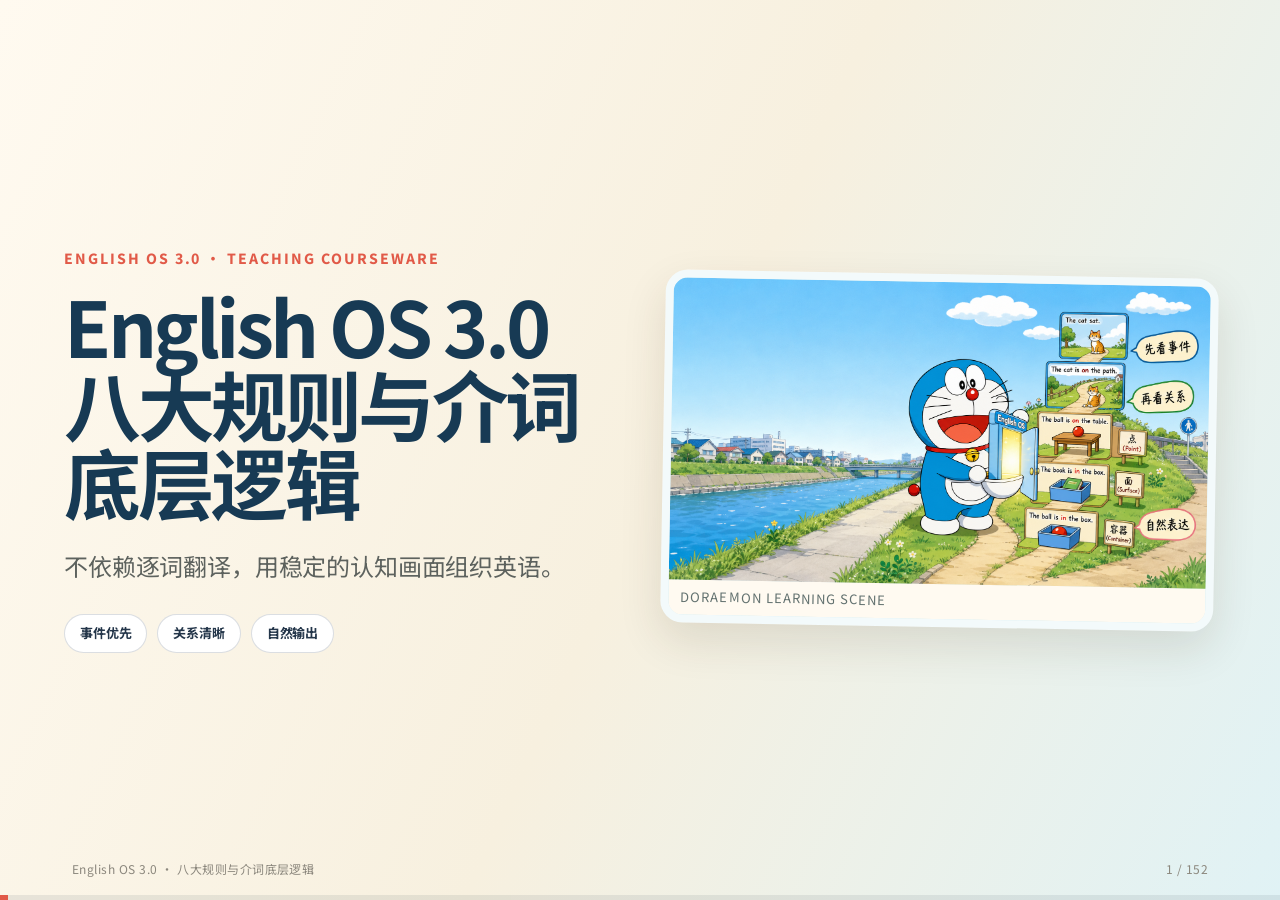
<file: index.html>
<!doctype html><html lang="zh-CN"><head><meta charset="utf-8"><meta name="viewport" content="width=device-width,initial-scale=1"><title>English OS 3.0｜八大规则与介词底层逻辑</title><link rel="stylesheet" href="english-os-3-preview/base.css"><link rel="stylesheet" href="english-os-3-preview/fonts.css"><link rel="stylesheet" href="english-os-3-preview/animations/animations.css"><style>
:root{--paper:#fbf8ef;--paper2:#f2ead9;--ink:#24364a;--muted:#6d6b64;--blue:#168ac0;--red:#e15a48;--yellow:#f2c94c;--green:#6fa36d;--line:rgba(36,54,74,.16);--shadow:0 18px 44px rgba(60,45,20,.12)}
*{box-sizing:border-box}html,body{margin:0;background:#dfeef4;color:var(--ink);font-family:-apple-system,BlinkMacSystemFont,"PingFang SC","Noto Sans SC","Helvetica Neue",Arial,sans-serif}body{overflow:hidden}.deck{width:100vw;height:100vh}.slide{display:none;position:relative;width:100vw;height:100vh;min-height:640px;padding:58px 72px;background:var(--paper);grid-template-columns:210px minmax(0,1fr) 31%;gap:40px;align-items:start;overflow:hidden}.slide.is-active{display:grid}.slide.full{grid-template-columns:minmax(0,1fr) 48%;align-items:center;background:linear-gradient(115deg,#fffaf0 0%,#f7f0df 52%,#e0f2f5 100%)}.slide.full.hero{padding:0 64px}.hero-copy{position:relative;z-index:2;max-width:730px;padding:28px 0}.kicker{font-size:12px;letter-spacing:.14em;font-weight:800;color:var(--red);text-transform:uppercase;margin:0 0 16px}.hero h1{font-size:clamp(48px,6vw,92px);line-height:1.02;white-space:pre-line;margin:0;color:#173a54;letter-spacing:-.045em}.hero-lede{font-size:24px;line-height:1.65;color:#5d625e;max-width:620px;margin-top:26px}.hero-tags{display:flex;gap:10px;flex-wrap:wrap;margin-top:28px}.hero-tags span,.pill{background:#fff;border:1px solid var(--line);border-radius:999px;padding:8px 15px;font-weight:700;font-size:13px}.sidebar{height:calc(100vh - 140px);border-right:1px dashed var(--line);padding:6px 28px 0 0;color:var(--muted)}.brand{font-weight:900;color:var(--blue);font-size:17px;letter-spacing:.06em}.section-label{margin-top:38px;font-size:12px;line-height:1.5;color:var(--red);font-weight:800}.side-rule{height:4px;width:42px;background:var(--yellow);margin:18px 0}.sidebar p{font-size:14px;line-height:2;color:#858277}.main{min-width:0;max-height:calc(100vh - 130px);overflow:auto;padding-right:8px}.main h2{font-size:clamp(32px,4vw,58px);line-height:1.08;margin:0 0 18px;color:#183c56;letter-spacing:-.03em}.content{font-size:17px;line-height:1.7;color:#3f4a50}.content p{margin:10px 0}.inline-heading{font-size:22px;color:var(--red);margin:22px 0 8px}.step-line{padding-left:20px;position:relative}.step-line:before{content:"✦";position:absolute;left:0;color:var(--red)}.visual{align-self:center;max-height:calc(100vh - 170px);border:8px solid rgba(255,255,255,.72);border-radius:22px;overflow:hidden;background:#d6eef3;box-shadow:var(--shadow);transform:rotate(1deg)}.visual img{display:block;width:100%;height:auto;max-height:66vh;object-fit:cover}.visual-caption{font-size:11px;color:#62716f;padding:7px 12px;background:#fffaf1;letter-spacing:.08em;text-transform:uppercase}.card-grid{display:grid;grid-template-columns:repeat(3,minmax(0,1fr));gap:16px;margin:20px 0}.card{background:#fffdf7;border:1px solid var(--line);border-radius:16px;padding:19px 20px;box-shadow:0 8px 20px rgba(58,45,25,.06)}.card b{color:var(--blue)}.card p{margin:9px 0 0;color:var(--muted);font-size:15px}.callout{background:#fff6dc;border-left:5px solid var(--yellow);border-radius:0 14px 14px 0;padding:14px 18px;margin:18px 0;color:#5a5140}.callout strong{color:#a4493e;margin-right:6px}.route,.micro-diagram{display:flex;align-items:center;gap:12px;flex-wrap:wrap;background:#eef7f6;border:1px solid rgba(26,125,117,.18);border-radius:16px;padding:18px;margin:18px 0}.route span,.micro-diagram span,.micro-diagram i{background:#fff;border-radius:10px;padding:9px 14px;border:1px solid var(--line);font-weight:800;font-style:normal}.route i,.micro-diagram b{color:var(--red);font-style:normal}.micro-diagram{min-height:60px}.micro-diagram.relation{justify-content:center;background:#edf6fb}.micro-diagram.skeleton span{font-size:20px;background:#fff2c7}.micro-diagram.dialogue span{background:#e8f1ff}.table-wrap{overflow:auto;max-height:38vh;margin:14px 0;border:1px solid var(--line);border-radius:12px;background:#fffdf8}.table-wrap table{border-collapse:collapse;width:100%;font-size:14px;line-height:1.45}.table-wrap td,.table-wrap th{padding:9px 11px;border-bottom:1px solid rgba(36,54,74,.1);vertical-align:top}.table-wrap th{background:#eaf3f3;color:#1d586c;text-align:left}.table-wrap tr:last-child td{border-bottom:0}.check-grid{display:grid;grid-template-columns:repeat(2,1fr);gap:12px;margin:20px 0}.check-grid div{padding:15px;background:#fff;border:1px dashed var(--line);border-radius:12px}.deck-footer{position:absolute;left:72px;right:72px;bottom:22px;display:flex;justify-content:space-between;gap:20px;color:#8b877d;font-size:11px;letter-spacing:.04em}.progress-bar{position:fixed!important;bottom:0!important;height:5px!important;background:rgba(36,54,74,.09)!important}.progress-bar span{background:var(--red)!important}.notes-overlay{background:#223b4e!important;color:#fff!important}.overview{background:#e6f1f3!important}.overview .thumb{border-radius:10px!important;overflow:hidden!important}
@media(max-width:1100px){.slide{grid-template-columns:170px minmax(0,1fr);padding:40px}.visual{display:none}.deck-footer{left:40px;right:40px}.card-grid{grid-template-columns:1fr}.main{max-height:calc(100vh - 110px)}}
</style></head><body data-themes="japanese-minimal"><div class="deck"><section class="slide full hero" data-title="English OS 3.0
八大规则与介词底层逻辑">
  <div class="hero-copy"><p class="kicker">ENGLISH OS 3.0 · TEACHING COURSEWARE</p><h1>English OS 3.0
八大规则与介词底层逻辑</h1><p class="hero-lede">不依赖逐词翻译，用稳定的认知画面组织英语。</p><div class="hero-tags"><span>事件优先</span><span>关系清晰</span><span>自然输出</span></div></div><div class="visual"><img src="assets/english-os-3/01-cover.png" alt="日式手绘概念插图"><div class="visual-caption">Doraemon learning scene</div></div>
  <div class="deck-footer"><span>English OS 3.0 · 八大规则与介词底层逻辑</span><span class="slide-number"></span></div>
</section><section class="slide" data-title="这份课件怎么学">
  <aside class="sidebar"><div class="brand">ENGLISH OS 3.0</div><div class="section-label">START HERE</div><div class="side-rule"></div><p>先看画面<br>找核心关系<br>再组织表达</p></aside>
  <div class="main"><p class="kicker">START HERE</p><h2>这份课件怎么学</h2><div class="micro-diagram relation"><span>画面</span><b>→</b><span>关系</span><b>→</b><span>表达</span></div><div class="content"><div class="card-grid"><div class="card"><b>① 先看核心画面</b><p>先问：两个事物之间是什么关系？</p></div><div class="card"><b>② 再看最小句子</b><p>先说完整主干，再补充信息。</p></div><div class="card"><b>③ 最后记 Chunk</b><p>把高频搭配当完整语块学习。</p></div></div><div class="callout"><strong>重要边界：</strong>核心画面是记忆锚点，不是万能公式；惯用搭配必须回到真实语块。</div></div></div><div class="visual"><img src="assets/english-os-3/02-illustration.png" alt="日式手绘概念插图"><div class="visual-caption">Doraemon learning scene</div></div>
  <div class="deck-footer"><span>原文内容完整保留 · 结构化增强版</span><span class="slide-number"></span></div>
</section><section class="slide" data-title="内容守恒与学习路线">
  <aside class="sidebar"><div class="brand">ENGLISH OS 3.0</div><div class="section-label">START HERE</div><div class="side-rule"></div><p>先看画面<br>找核心关系<br>再组织表达</p></aside>
  <div class="main"><p class="kicker">START HERE</p><h2>内容守恒与学习路线</h2><div class="micro-diagram relation"><span>画面</span><b>→</b><span>关系</span><b>→</b><span>表达</span></div><div class="content"><div class="card-grid"><div class="card"><b>Part 1</b><p>English OS 八大规则：解决句子如何搭建、信息如何组织。</p></div><div class="card"><b>Part 2–4</b><p>介词总地图、十个核心介词、其他高频介词分类。</p></div><div class="card"><b>Part 5–6</b><p>易混组合、Chunk、练习、答案和每日训练。</p></div></div><p>本课件逐项映射原 DOCX 的段落、表格、例句、辨析、练习和附录，不以压缩内容换取视觉简洁。</p></div></div><div class="visual"><img src="assets/english-os-3/03-illustration.png" alt="日式手绘概念插图"><div class="visual-caption">Doraemon learning scene</div></div>
  <div class="deck-footer"><span>原文内容完整保留 · 结构化增强版</span><span class="slide-number"></span></div>
</section><section class="slide" data-title="全书的统一操作顺序">
  <aside class="sidebar"><div class="brand">ENGLISH OS 3.0</div><div class="section-label">START HERE</div><div class="side-rule"></div><p>先看画面<br>找核心关系<br>再组织表达</p></aside>
  <div class="main"><p class="kicker">START HERE</p><h2>全书的统一操作顺序</h2><div class="micro-diagram relation"><span>画面</span><b>→</b><span>关系</span><b>→</b><span>表达</span></div><div class="content"><div class="route"><span>找事件</span><i>→</i><span>搭骨架</span><i>→</i><span>选视角</span><i>→</i><span>标逻辑</span><i>→</i><span>加信息</span><i>→</i><span>自然化</span></div><p>之后遇到介词，再把词与词放回同一幅空间或关系图中。</p></div></div><div class="visual"><img src="assets/english-os-3/04-illustration.png" alt="日式手绘概念插图"><div class="visual-caption">Doraemon learning scene</div></div>
  <div class="deck-footer"><span>原文内容完整保留 · 结构化增强版</span><span class="slide-number"></span></div>
</section><section class="slide" data-title="使用说明">
  <aside class="sidebar"><div class="brand">ENGLISH OS 3.0</div><div class="section-label">使用说明</div><div class="side-rule"></div><p>先看画面<br>找核心关系<br>再组织表达</p></aside>
  <div class="main"><p class="kicker">使用说明</p><h2>使用说明</h2><div class="micro-diagram relation"><span>画面</span><b>→</b><span>关系</span><b>→</b><span>表达</span></div><div class="content"><p>English OS 3.0</p><p>八大规则与英语介词底层逻辑</p><p>详细完整版学习手册</p><div class="table-wrap"><table class="compact-table"><tr><td>先看画面 → 找核心关系 → 搭建骨架 → 添加信息 → 形成英语表达</td></tr></table></div><p>核心目标：不依赖逐词翻译，用稳定的认知画面组织英语。</p><p>个人学习版 · 2026</p></div></div><div class="visual"><img src="assets/english-os-3/05-illustration.png" alt="日式手绘概念插图"><div class="visual-caption">Doraemon learning scene</div></div>
  <div class="deck-footer"><span>原文内容完整保留 · 结构化增强版</span><span class="slide-number"></span></div>
</section><section class="slide full hero" data-title="使用说明">
  <div class="hero-copy"><p class="kicker">ENGLISH OS 3.0 · TEACHING COURSEWARE</p><h1>使用说明</h1><p class="section-lede">这一部分保留原文全部知识点，并按“画面 → 关系 → 表达 → 练习”重新编排。</p></div><div class="visual"><img src="assets/english-os-3/06-illustration.png" alt="日式手绘概念插图"><div class="visual-caption">Doraemon learning scene</div></div>
  <div class="deck-footer"><span>English OS 3.0 · 八大规则与介词底层逻辑</span><span class="slide-number"></span></div>
</section><section class="slide" data-title="使用说明">
  <aside class="sidebar"><div class="brand">ENGLISH OS 3.0</div><div class="section-label">使用说明</div><div class="side-rule"></div><p>先看画面<br>找核心关系<br>再组织表达</p></aside>
  <div class="main"><p class="kicker">使用说明</p><h2>使用说明</h2><div class="micro-diagram relation"><span>画面</span><b>→</b><span>关系</span><b>→</b><span>表达</span></div><div class="content"><p>这份手册把两套内容合并成一个系统：第一部分是“English OS 八大规则”，解决句子如何搭建、信息如何组织；第二部分是“介词认知系统”，解决词与词之间的空间、方向、来源、目标和关系。</p><div class="table-wrap"><table class="compact-table"><tr><td>! 非常重要：核心画面是“记忆锚点”，不是万能公式 英语介词通常形成“放射状意义网络”：一个最典型的空间画面，会延伸出时间、状态、原因、工具、逻辑等用法。 核心画面能帮助理解大多数用法，但有些搭配已经习惯化，仍需通过语块输入来巩固。不要把任何一个关键词机械套到所有句子里。</td></tr></table></div></div></div><div class="visual"><img src="assets/english-os-3/07-illustration.png" alt="日式手绘概念插图"><div class="visual-caption">Doraemon learning scene</div></div>
  <div class="deck-footer"><span>原文内容完整保留 · 结构化增强版</span><span class="slide-number"></span></div>
</section><section class="slide" data-title="推荐学习方法">
  <aside class="sidebar"><div class="brand">ENGLISH OS 3.0</div><div class="section-label">使用说明</div><div class="side-rule"></div><p>先看画面<br>找核心关系<br>再组织表达</p></aside>
  <div class="main"><p class="kicker">使用说明</p><h2>推荐学习方法</h2><div class="micro-diagram relation"><span>画面</span><b>→</b><span>关系</span><b>→</b><span>表达</span></div><div class="content"><h3 class="inline-heading">推荐学习方法</h3><p class="step-line">1. 先看每个词的“核心画面”和“十秒判断问题”。</p><p class="step-line">2. 读例句时，不先翻译；先在脑中播放空间关系或事件关系。</p><p class="step-line">3. 用自己的话解释：为什么这里是这个介词，而不是另一个？</p><p class="step-line">4. 把高频搭配按完整 Chunk 记录，例如 be proud of、listen to、by Friday，而不是只记单个介词。</p><p class="step-line">5. 每周用附录中的辨析题复习，并把错误加入 Listening / Speaking Error Bank。</p></div></div>
  <div class="deck-footer"><span>原文内容完整保留 · 结构化增强版</span><span class="slide-number"></span></div>
</section><section class="slide full hero" data-title="目录">
  <div class="hero-copy"><p class="kicker">ENGLISH OS 3.0 · TEACHING COURSEWARE</p><h1>目录</h1><p class="section-lede">这一部分保留原文全部知识点，并按“画面 → 关系 → 表达 → 练习”重新编排。</p></div><div class="visual"><img src="assets/english-os-3/09-illustration.png" alt="日式手绘概念插图"><div class="visual-caption">Doraemon learning scene</div></div>
  <div class="deck-footer"><span>English OS 3.0 · 八大规则与介词底层逻辑</span><span class="slide-number"></span></div>
</section><section class="slide" data-title="目录">
  <aside class="sidebar"><div class="brand">ENGLISH OS 3.0</div><div class="section-label">目录</div><div class="side-rule"></div><p>先看画面<br>找核心关系<br>再组织表达</p></aside>
  <div class="main"><p class="kicker">目录</p><h2>目录</h2><div class="micro-diagram relation"><span>画面</span><b>→</b><span>关系</span><b>→</b><span>表达</span></div><div class="content"><p>第一部分 English OS 八大规则</p><p>第二部分 英语介词总地图：位置、运动、来源、目标、关系、边界与时间</p><p>第三部分 核心介词详解：of / for / to / off / away / with / by / at / on / in</p><p>第四部分 其他高频介词分类详解</p><p>第五部分 高频易混组合与固定语块</p><p>第六部分 练习与参考答案</p></div></div>
  <div class="deck-footer"><span>原文内容完整保留 · 结构化增强版</span><span class="slide-number"></span></div>
</section><section class="slide" data-title="目录">
  <aside class="sidebar"><div class="brand">ENGLISH OS 3.0</div><div class="section-label">目录</div><div class="side-rule"></div><p>先看画面<br>找核心关系<br>再组织表达</p></aside>
  <div class="main"><p class="kicker">目录</p><h2>目录</h2><div class="micro-diagram relation"><span>画面</span><b>→</b><span>关系</span><b>→</b><span>表达</span></div><div class="content"><p>附录 一页速查表与每日训练模板</p></div></div><div class="visual"><img src="assets/english-os-3/11-illustration.png" alt="日式手绘概念插图"><div class="visual-caption">Doraemon learning scene</div></div>
  <div class="deck-footer"><span>原文内容完整保留 · 结构化增强版</span><span class="slide-number"></span></div>
</section><section class="slide full hero" data-title="第一部分 English OS 八大规则">
  <div class="hero-copy"><p class="kicker">ENGLISH OS 3.0 · TEACHING COURSEWARE</p><h1>第一部分 English OS 八大规则</h1><p class="section-lede">这一部分保留原文全部知识点，并按“画面 → 关系 → 表达 → 练习”重新编排。</p></div><div class="visual"><img src="assets/english-os-3/12-illustration.png" alt="日式手绘概念插图"><div class="visual-caption">Doraemon learning scene</div></div>
  <div class="deck-footer"><span>English OS 3.0 · 八大规则与介词底层逻辑</span><span class="slide-number"></span></div>
</section><section class="slide" data-title="第一部分 English OS 八大规则">
  <aside class="sidebar"><div class="brand">ENGLISH OS 3.0</div><div class="section-label">第一部分 English OS 八大规则</div><div class="side-rule"></div><p>先看画面<br>找核心关系<br>再组织表达</p></aside>
  <div class="main"><p class="kicker">第一部分 English OS 八大规则</p><h2>第一部分 English OS 八大规则</h2><div class="micro-diagram relation"><span>画面</span><b>→</b><span>关系</span><b>→</b><span>表达</span></div><div class="content"><p>English OS 的核心不是“把中文逐字换成英文”，而是先确定事件，再选择视角，最后按英语的信息顺序搭建表达。以下八条规则可以同时用于口语、写作、听力分析和中译英。</p><div class="table-wrap"><table class="compact-table"><tr><td>事件 → 骨架 → 主语视角 → 逻辑连接 → 信息扩展 → 完整表达</td></tr></table></div></div></div><div class="visual"><img src="assets/english-os-3/13-illustration.png" alt="日式手绘概念插图"><div class="visual-caption">Doraemon learning scene</div></div>
  <div class="deck-footer"><span>原文内容完整保留 · 结构化增强版</span><span class="slide-number"></span></div>
</section><section class="slide" data-title="Rule 1 先找核心事件（Core Event First）">
  <aside class="sidebar"><div class="brand">ENGLISH OS 3.0</div><div class="section-label">第一部分 English OS 八大规则</div><div class="side-rule"></div><p>先看画面<br>找核心关系<br>再组织表达</p></aside>
  <div class="main"><p class="kicker">第一部分 English OS 八大规则</p><h2>Rule 1 先找核心事件（Core Event First）</h2><div class="micro-diagram event"><span>谁 / 什么</span><b>→</b><span>做了什么</span></div><div class="content"><h3 class="inline-heading">Rule 1 先找核心事件（Core Event First）</h3><p>英语句子首先要让听者知道“发生了什么”。</p><div class="table-wrap"><table class="compact-table"><tr><td>◆ 核心公式 核心事件 = 谁 / 什么 + 做了什么 / 处于什么状态 最小模型：S + V；需要时再加 O / C。</td></tr></table></div></div></div>
  <div class="deck-footer"><span>原文内容完整保留 · 结构化增强版</span><span class="slide-number"></span></div>
</section><section class="slide" data-title="Rule 1 先找核心事件（Core Event First）">
  <aside class="sidebar"><div class="brand">ENGLISH OS 3.0</div><div class="section-label">第一部分 English OS 八大规则</div><div class="side-rule"></div><p>先看画面<br>找核心关系<br>再组织表达</p></aside>
  <div class="main"><p class="kicker">第一部分 English OS 八大规则</p><h2>Rule 1 先找核心事件（Core Event First）</h2><div class="micro-diagram event"><span>谁 / 什么</span><b>→</b><span>做了什么</span></div><div class="content"><h3 class="inline-heading">为什么这条规则重要</h3><p>中文常允许先铺背景、原因和态度，最后才说核心动作；英语通常更希望先建立事件框架。抓不住核心事件，就容易出现句子很长、谓语不清、从句套错等问题。</p></div></div><div class="visual"><img src="assets/english-os-3/15-illustration.png" alt="日式手绘概念插图"><div class="visual-caption">Doraemon learning scene</div></div>
  <div class="deck-footer"><span>原文内容完整保留 · 结构化增强版</span><span class="slide-number"></span></div>
</section><section class="slide" data-title="Rule 1 先找核心事件（Core Event First）">
  <aside class="sidebar"><div class="brand">ENGLISH OS 3.0</div><div class="section-label">第一部分 English OS 八大规则</div><div class="side-rule"></div><p>先看画面<br>找核心关系<br>再组织表达</p></aside>
  <div class="main"><p class="kicker">第一部分 English OS 八大规则</p><h2>Rule 1 先找核心事件（Core Event First）</h2><div class="micro-diagram event"><span>谁 / 什么</span><b>→</b><span>做了什么</span></div><div class="content"><h3 class="inline-heading">操作步骤</h3><p class="step-line">1. 把中文意思压缩成一个最小事件。</p><p class="step-line">2. 圈出真正发生变化的动作或状态。</p><p class="step-line">3. 先说一个完整的简单句，再决定哪些信息值得补充。</p></div></div>
  <div class="deck-footer"><span>原文内容完整保留 · 结构化增强版</span><span class="slide-number"></span></div>
</section><section class="slide" data-title="Rule 1 先找核心事件（Core Event First）">
  <aside class="sidebar"><div class="brand">ENGLISH OS 3.0</div><div class="section-label">第一部分 English OS 八大规则</div><div class="side-rule"></div><p>先看画面<br>找核心关系<br>再组织表达</p></aside>
  <div class="main"><p class="kicker">第一部分 English OS 八大规则</p><h2>Rule 1 先找核心事件（Core Event First）</h2><div class="micro-diagram event"><span>谁 / 什么</span><b>→</b><span>做了什么</span></div><div class="content"><h3 class="inline-heading">示例拆解</h3><div class="table-wrap"><table class="compact-table"><tr><th>原始想法 / 句子</th><th>English OS 处理方式</th></tr><tr><td>因为最近工作很忙，所以我一直没有时间练英语。</td><td>核心事件：I haven’t had time. 扩展：I haven’t had time to practise English because work has been busy lately.</td></tr><tr><td>这次旅行最让我惊讶的是天气变化得非常快。</td><td>核心事件：The weather changed quickly. 重构：What surprised me most about the trip was how quickly the weather changed.</td></tr><tr><td>关于这个问题，我觉得我们需要再讨论一下。</td><td>核心事件：We need to discuss it more. 表达：I think we need to discuss this issue further.</td></tr></table></div></div></div><div class="visual"><img src="assets/english-os-3/17-illustration.png" alt="日式手绘概念插图"><div class="visual-caption">Doraemon learning scene</div></div>
  <div class="deck-footer"><span>原文内容完整保留 · 结构化增强版</span><span class="slide-number"></span></div>
</section><section class="slide" data-title="Rule 1 先找核心事件（Core Event First）">
  <aside class="sidebar"><div class="brand">ENGLISH OS 3.0</div><div class="section-label">第一部分 English OS 八大规则</div><div class="side-rule"></div><p>先看画面<br>找核心关系<br>再组织表达</p></aside>
  <div class="main"><p class="kicker">第一部分 English OS 八大规则</p><h2>Rule 1 先找核心事件（Core Event First）</h2><div class="micro-diagram event"><span>谁 / 什么</span><b>→</b><span>做了什么</span></div><div class="content"><h3 class="inline-heading">常见误区</h3><p>一上来就翻译“因为、关于、对于、在……方面”，结果主句迟迟不出现。</p><p>把多个中文动词都当成英文谓语，造成 run-on sentence。</p><p>只找名词，不找真正承载时态的谓语。</p><div class="table-wrap"><table class="compact-table"><tr><td>练 本规则训练 拿一个中文长句，强迫自己先只写 5—8 个英文词，形成最小核心句。确认句子能独立成立后，再逐层扩展。</td></tr></table></div></div></div>
  <div class="deck-footer"><span>原文内容完整保留 · 结构化增强版</span><span class="slide-number"></span></div>
</section><section class="slide" data-title="Rule 2 先搭骨架，再加零件（S + V + O / C）">
  <aside class="sidebar"><div class="brand">ENGLISH OS 3.0</div><div class="section-label">第一部分 English OS 八大规则</div><div class="side-rule"></div><p>先看画面<br>找核心关系<br>再组织表达</p></aside>
  <div class="main"><p class="kicker">第一部分 English OS 八大规则</p><h2>Rule 2 先搭骨架，再加零件（S + V + O / C）</h2><div class="micro-diagram skeleton"><span>S</span><b>+</b><span>V</span><b>+</b><span>O / C</span></div><div class="content"><h3 class="inline-heading">Rule 2 先搭骨架，再加零件（S + V + O / C）</h3><p>英语不是一次性“翻出整句”，而是先搭承重结构。</p><div class="table-wrap"><table class="compact-table"><tr><td>◆ 核心公式 骨架优先：S + V (+ O / C) 扩展顺序可参考：时间 → 地点 → 方式 → 原因 → 结果 / 评价。</td></tr></table></div></div></div><div class="visual"><img src="assets/english-os-3/19-illustration.png" alt="日式手绘概念插图"><div class="visual-caption">Doraemon learning scene</div></div>
  <div class="deck-footer"><span>原文内容完整保留 · 结构化增强版</span><span class="slide-number"></span></div>
</section><section class="slide" data-title="Rule 2 先搭骨架，再加零件（S + V + O / C）">
  <aside class="sidebar"><div class="brand">ENGLISH OS 3.0</div><div class="section-label">第一部分 English OS 八大规则</div><div class="side-rule"></div><p>先看画面<br>找核心关系<br>再组织表达</p></aside>
  <div class="main"><p class="kicker">第一部分 English OS 八大规则</p><h2>Rule 2 先搭骨架，再加零件（S + V + O / C）</h2><div class="micro-diagram skeleton"><span>S</span><b>+</b><span>V</span><b>+</b><span>O / C</span></div><div class="content"><h3 class="inline-heading">为什么这条规则重要</h3><p>骨架像房子的梁柱。时间、地点、原因、定语和插入语都是装修。装修再漂亮，没有主谓骨架，句子也站不住。</p></div></div>
  <div class="deck-footer"><span>原文内容完整保留 · 结构化增强版</span><span class="slide-number"></span></div>
</section><section class="slide" data-title="Rule 2 先搭骨架，再加零件（S + V + O / C）">
  <aside class="sidebar"><div class="brand">ENGLISH OS 3.0</div><div class="section-label">第一部分 English OS 八大规则</div><div class="side-rule"></div><p>先看画面<br>找核心关系<br>再组织表达</p></aside>
  <div class="main"><p class="kicker">第一部分 English OS 八大规则</p><h2>Rule 2 先搭骨架，再加零件（S + V + O / C）</h2><div class="micro-diagram skeleton"><span>S</span><b>+</b><span>V</span><b>+</b><span>O / C</span></div><div class="content"><h3 class="inline-heading">操作步骤</h3><p class="step-line">1. 写出主语。</p><p class="step-line">2. 选一个真正能承载时态的谓语。</p><p class="step-line">3. 判断是否需要宾语或补语。</p><p class="step-line">4. 把其他内容当作“信息积木”接到骨架上。</p></div></div><div class="visual"><img src="assets/english-os-3/21-illustration.png" alt="日式手绘概念插图"><div class="visual-caption">Doraemon learning scene</div></div>
  <div class="deck-footer"><span>原文内容完整保留 · 结构化增强版</span><span class="slide-number"></span></div>
</section><section class="slide" data-title="Rule 2 先搭骨架，再加零件（S + V + O / C）">
  <aside class="sidebar"><div class="brand">ENGLISH OS 3.0</div><div class="section-label">第一部分 English OS 八大规则</div><div class="side-rule"></div><p>先看画面<br>找核心关系<br>再组织表达</p></aside>
  <div class="main"><p class="kicker">第一部分 English OS 八大规则</p><h2>Rule 2 先搭骨架，再加零件（S + V + O / C）</h2><div class="micro-diagram skeleton"><span>S</span><b>+</b><span>V</span><b>+</b><span>O / C</span></div><div class="content"><h3 class="inline-heading">示例拆解</h3><div class="table-wrap"><table class="compact-table"><tr><th>原始想法 / 句子</th><th>English OS 处理方式</th></tr><tr><td>我昨天在医院和一位医生讨论了这个方案。</td><td>骨架：I discussed the plan. 扩展：I discussed the plan with a doctor at the hospital yesterday.</td></tr><tr><td>人工智能正在快速改变医疗行业。</td><td>骨架：AI is changing healthcare. 扩展：AI is rapidly changing the healthcare industry.</td></tr><tr><td>我们最后决定下个月再开始。</td><td>骨架：We decided to start. 扩展：In the end, we decided to start next month instead.</td></tr></table></div></div></div>
  <div class="deck-footer"><span>原文内容完整保留 · 结构化增强版</span><span class="slide-number"></span></div>
</section><section class="slide" data-title="Rule 2 先搭骨架，再加零件（S + V + O / C）">
  <aside class="sidebar"><div class="brand">ENGLISH OS 3.0</div><div class="section-label">第一部分 English OS 八大规则</div><div class="side-rule"></div><p>先看画面<br>找核心关系<br>再组织表达</p></aside>
  <div class="main"><p class="kicker">第一部分 English OS 八大规则</p><h2>Rule 2 先搭骨架，再加零件（S + V + O / C）</h2><div class="micro-diagram skeleton"><span>S</span><b>+</b><span>V</span><b>+</b><span>O / C</span></div><div class="content"><h3 class="inline-heading">常见误区</h3><p>为了保留中文顺序，把时间、地点、原因全塞在句首。</p><p>没有判断动词是及物、不及物还是系动词。</p><p>把 be 动词和实义动词重复使用，例如 *I am agree。</p><div class="table-wrap"><table class="compact-table"><tr><td>练 本规则训练 每天选 5 句材料，只写它们的骨架。例如：The system failed. / We changed the plan. / The result was surprising。然后再恢复完整信息。</td></tr></table></div></div></div><div class="visual"><img src="assets/english-os-3/23-illustration.png" alt="日式手绘概念插图"><div class="visual-caption">Doraemon learning scene</div></div>
  <div class="deck-footer"><span>原文内容完整保留 · 结构化增强版</span><span class="slide-number"></span></div>
</section><section class="slide" data-title="Rule 3 万物皆可作主语：选择最清晰的视角">
  <aside class="sidebar"><div class="brand">ENGLISH OS 3.0</div><div class="section-label">第一部分 English OS 八大规则</div><div class="side-rule"></div><p>先看画面<br>找核心关系<br>再组织表达</p></aside>
  <div class="main"><p class="kicker">第一部分 English OS 八大规则</p><h2>Rule 3 万物皆可作主语：选择最清晰的视角</h2><div class="micro-diagram viewpoints"><span>人</span><span>物</span><span>时间</span><span>原因</span></div><div class="content"><h3 class="inline-heading">Rule 3 万物皆可作主语：选择最清晰的视角</h3><p>主语不是“人”的专属位置，而是句子的观察起点。</p><div class="table-wrap"><table class="compact-table"><tr><td>◆ 核心公式 主语 = 本句要从哪里开始看事件。 可以是人、物、时间、地点、动作、概念、原因，也可以使用形式主语 it / there。</td></tr></table></div></div></div>
  <div class="deck-footer"><span>原文内容完整保留 · 结构化增强版</span><span class="slide-number"></span></div>
</section><section class="slide" data-title="Rule 3 万物皆可作主语：选择最清晰的视角">
  <aside class="sidebar"><div class="brand">ENGLISH OS 3.0</div><div class="section-label">第一部分 English OS 八大规则</div><div class="side-rule"></div><p>先看画面<br>找核心关系<br>再组织表达</p></aside>
  <div class="main"><p class="kicker">第一部分 English OS 八大规则</p><h2>Rule 3 万物皆可作主语：选择最清晰的视角</h2><div class="micro-diagram viewpoints"><span>人</span><span>物</span><span>时间</span><span>原因</span></div><div class="content"><h3 class="inline-heading">为什么这条规则重要</h3><p>中文常省略主语，或习惯从“我 / 我们”出发。英语会根据表达重点，把真正造成变化、承载信息或最容易理解的实体放到主语位置。</p></div></div><div class="visual"><img src="assets/english-os-3/25-illustration.png" alt="日式手绘概念插图"><div class="visual-caption">Doraemon learning scene</div></div>
  <div class="deck-footer"><span>原文内容完整保留 · 结构化增强版</span><span class="slide-number"></span></div>
</section><section class="slide" data-title="Rule 3 万物皆可作主语：选择最清晰的视角">
  <aside class="sidebar"><div class="brand">ENGLISH OS 3.0</div><div class="section-label">第一部分 English OS 八大规则</div><div class="side-rule"></div><p>先看画面<br>找核心关系<br>再组织表达</p></aside>
  <div class="main"><p class="kicker">第一部分 English OS 八大规则</p><h2>Rule 3 万物皆可作主语：选择最清晰的视角</h2><div class="micro-diagram viewpoints"><span>人</span><span>物</span><span>时间</span><span>原因</span></div><div class="content"><h3 class="inline-heading">操作步骤</h3><p class="step-line">1. 问：这句话最想让听者先看到什么？</p><p class="step-line">2. 尝试把“原因、时间、事物、动作”放到主语位置。</p><p class="step-line">3. 比较主动、被动、there be 和 it 结构，选择信息最自然的一种。</p></div></div>
  <div class="deck-footer"><span>原文内容完整保留 · 结构化增强版</span><span class="slide-number"></span></div>
</section><section class="slide" data-title="Rule 3 万物皆可作主语：选择最清晰的视角">
  <aside class="sidebar"><div class="brand">ENGLISH OS 3.0</div><div class="section-label">第一部分 English OS 八大规则</div><div class="side-rule"></div><p>先看画面<br>找核心关系<br>再组织表达</p></aside>
  <div class="main"><p class="kicker">第一部分 English OS 八大规则</p><h2>Rule 3 万物皆可作主语：选择最清晰的视角</h2><div class="micro-diagram viewpoints"><span>人</span><span>物</span><span>时间</span><span>原因</span></div><div class="content"><h3 class="inline-heading">示例拆解</h3><div class="table-wrap"><table class="compact-table"><tr><th>原始想法 / 句子</th><th>English OS 处理方式</th></tr><tr><td>大雨导致比赛取消。</td><td>The heavy rain caused the game to be cancelled. 原因作主语。</td></tr><tr><td>这个决定让我很惊讶。</td><td>The decision surprised me. 事物作主语，比 I was surprised by... 更直接。</td></tr><tr><td>学英语需要耐心。</td><td>Learning English takes patience. 动作作主语。</td></tr><tr><td>这个地区有很多小医院。</td><td>There are many small hospitals in this area. there 引入新信息。</td></tr><tr><td>很难用一句话解释。</td><td>It is difficult to explain in one sentence. it 承接后面的真正内容。</td></tr></table></div></div></div><div class="visual"><img src="assets/english-os-3/27-illustration.png" alt="日式手绘概念插图"><div class="visual-caption">Doraemon learning scene</div></div>
  <div class="deck-footer"><span>原文内容完整保留 · 结构化增强版</span><span class="slide-number"></span></div>
</section><section class="slide" data-title="Rule 3 万物皆可作主语：选择最清晰的视角">
  <aside class="sidebar"><div class="brand">ENGLISH OS 3.0</div><div class="section-label">第一部分 English OS 八大规则</div><div class="side-rule"></div><p>先看画面<br>找核心关系<br>再组织表达</p></aside>
  <div class="main"><p class="kicker">第一部分 English OS 八大规则</p><h2>Rule 3 万物皆可作主语：选择最清晰的视角</h2><div class="micro-diagram viewpoints"><span>人</span><span>物</span><span>时间</span><span>原因</span></div><div class="content"><h3 class="inline-heading">常见误区</h3><p>把每句都写成 I think / I feel / We can。</p><p>误以为无生命主语“不符合逻辑”。</p><p>主语太长，导致听者很久等不到谓语。</p><div class="table-wrap"><table class="compact-table"><tr><td>练 本规则训练 把 5 个以“我觉得……”开头的句子改写，至少两句不用 I 作主语。</td></tr></table></div></div></div>
  <div class="deck-footer"><span>原文内容完整保留 · 结构化增强版</span><span class="slide-number"></span></div>
</section><section class="slide" data-title="Rule 4 逻辑优先：先确定关系，再选连接词">
  <aside class="sidebar"><div class="brand">ENGLISH OS 3.0</div><div class="section-label">第一部分 English OS 八大规则</div><div class="side-rule"></div><p>先看画面<br>找核心关系<br>再组织表达</p></aside>
  <div class="main"><p class="kicker">第一部分 English OS 八大规则</p><h2>Rule 4 逻辑优先：先确定关系，再选连接词</h2><div class="micro-diagram logic"><span>事实 A</span><b>→</b><span>关系</span><b>→</b><span>事实 B</span></div><div class="content"><h3 class="inline-heading">Rule 4 逻辑优先：先确定关系，再选连接词</h3><p>连接词不是装饰，它告诉听者下一块信息与上一块是什么关系。</p><div class="table-wrap"><table class="compact-table"><tr><td>◆ 核心公式 常见逻辑：并列 / 递进 / 转折 / 原因 / 结果 / 条件 / 时间 / 举例 / 让步 / 总结。</td></tr></table></div></div></div><div class="visual"><img src="assets/english-os-3/29-illustration.png" alt="日式手绘概念插图"><div class="visual-caption">Doraemon learning scene</div></div>
  <div class="deck-footer"><span>原文内容完整保留 · 结构化增强版</span><span class="slide-number"></span></div>
</section><section class="slide" data-title="Rule 4 逻辑优先：先确定关系，再选连接词">
  <aside class="sidebar"><div class="brand">ENGLISH OS 3.0</div><div class="section-label">第一部分 English OS 八大规则</div><div class="side-rule"></div><p>先看画面<br>找核心关系<br>再组织表达</p></aside>
  <div class="main"><p class="kicker">第一部分 English OS 八大规则</p><h2>Rule 4 逻辑优先：先确定关系，再选连接词</h2><div class="micro-diagram logic"><span>事实 A</span><b>→</b><span>关系</span><b>→</b><span>事实 B</span></div><div class="content"><h3 class="inline-heading">为什么这条规则重要</h3><p>同样的两件事实，用不同连接词会形成完全不同的意思。英语表达的清晰度很大程度来自“关系标记得是否准确”。</p></div></div>
  <div class="deck-footer"><span>原文内容完整保留 · 结构化增强版</span><span class="slide-number"></span></div>
</section><section class="slide" data-title="Rule 4 逻辑优先：先确定关系，再选连接词">
  <aside class="sidebar"><div class="brand">ENGLISH OS 3.0</div><div class="section-label">第一部分 English OS 八大规则</div><div class="side-rule"></div><p>先看画面<br>找核心关系<br>再组织表达</p></aside>
  <div class="main"><p class="kicker">第一部分 English OS 八大规则</p><h2>Rule 4 逻辑优先：先确定关系，再选连接词</h2><div class="micro-diagram logic"><span>事实 A</span><b>→</b><span>关系</span><b>→</b><span>事实 B</span></div><div class="content"><h3 class="inline-heading">操作步骤</h3><p class="step-line">1. 先把两个事实分别写成短句。</p><p class="step-line">2. 问：第二句是在解释、反驳、补充，还是给结果？</p><p class="step-line">3. 选择最简单准确的连接词。</p><p class="step-line">4. 必要时用标点或分句，而不是无限使用 and。</p></div></div><div class="visual"><img src="assets/english-os-3/31-illustration.png" alt="日式手绘概念插图"><div class="visual-caption">Doraemon learning scene</div></div>
  <div class="deck-footer"><span>原文内容完整保留 · 结构化增强版</span><span class="slide-number"></span></div>
</section><section class="slide" data-title="Rule 4 逻辑优先：先确定关系，再选连接词">
  <aside class="sidebar"><div class="brand">ENGLISH OS 3.0</div><div class="section-label">第一部分 English OS 八大规则</div><div class="side-rule"></div><p>先看画面<br>找核心关系<br>再组织表达</p></aside>
  <div class="main"><p class="kicker">第一部分 English OS 八大规则</p><h2>Rule 4 逻辑优先：先确定关系，再选连接词</h2><div class="micro-diagram logic"><span>事实 A</span><b>→</b><span>关系</span><b>→</b><span>事实 B</span></div><div class="content"><h3 class="inline-heading">示例拆解</h3><div class="table-wrap"><table class="compact-table"><tr><th>原始想法 / 句子</th><th>English OS 处理方式</th></tr><tr><td>系统很强大。它仍然会犯错。</td><td>转折：The system is powerful, but it still makes mistakes.</td></tr><tr><td>我没去。下雨了。</td><td>原因：I didn’t go because it was raining. 结果：It was raining, so I didn’t go.</td></tr><tr><td>这个方法便宜。它也更容易实施。</td><td>递进：This method is cheaper. It is also easier to implement.</td></tr><tr><td>即使很忙，我也会练习。</td><td>让步：Even though I’m busy, I still make time to practise.</td></tr></table></div></div></div>
  <div class="deck-footer"><span>原文内容完整保留 · 结构化增强版</span><span class="slide-number"></span></div>
</section><section class="slide" data-title="Rule 4 逻辑优先：先确定关系，再选连接词">
  <aside class="sidebar"><div class="brand">ENGLISH OS 3.0</div><div class="section-label">第一部分 English OS 八大规则</div><div class="side-rule"></div><p>先看画面<br>找核心关系<br>再组织表达</p></aside>
  <div class="main"><p class="kicker">第一部分 English OS 八大规则</p><h2>Rule 4 逻辑优先：先确定关系，再选连接词</h2><div class="micro-diagram logic"><span>事实 A</span><b>→</b><span>关系</span><b>→</b><span>事实 B</span></div><div class="content"><h3 class="inline-heading">常见误区</h3><p>because 和 so 同时连接同一因果关系。</p><p>although 与 but 同时出现。</p><p>所有信息都用 and，导致逻辑含糊。</p><p>为了“高级”滥用 nevertheless、notwithstanding 等词。</p><div class="table-wrap"><table class="compact-table"><tr><td>练 本规则训练 听一段材料，把每个连接词写在纸上，并标注它表达的逻辑：原因、结果、对比、举例还是总结。</td></tr></table></div></div></div><div class="visual"><img src="assets/english-os-3/01-cover.png" alt="日式手绘概念插图"><div class="visual-caption">Doraemon learning scene</div></div>
  <div class="deck-footer"><span>原文内容完整保留 · 结构化增强版</span><span class="slide-number"></span></div>
</section><section class="slide" data-title="Rule 5 积木式扩展（Building Blocks）">
  <aside class="sidebar"><div class="brand">ENGLISH OS 3.0</div><div class="section-label">第一部分 English OS 八大规则</div><div class="side-rule"></div><p>先看画面<br>找核心关系<br>再组织表达</p></aside>
  <div class="main"><p class="kicker">第一部分 English OS 八大规则</p><h2>Rule 5 积木式扩展（Building Blocks）</h2><div class="micro-diagram blocks"><span>核心句</span><i>时间</i><i>地点</i><i>原因</i><i>结果</i></div><div class="content"><h3 class="inline-heading">Rule 5 积木式扩展（Building Blocks）</h3><p>一句话不必一次完成；可以像搭积木一样逐层增加信息。</p><div class="table-wrap"><table class="compact-table"><tr><td>◆ 核心公式 核心句 → 时间 / 地点 → 方式 → 原因 → 细节 / 例子 → 结果 / 评价。</td></tr></table></div></div></div>
  <div class="deck-footer"><span>原文内容完整保留 · 结构化增强版</span><span class="slide-number"></span></div>
</section><section class="slide" data-title="Rule 5 积木式扩展（Building Blocks）">
  <aside class="sidebar"><div class="brand">ENGLISH OS 3.0</div><div class="section-label">第一部分 English OS 八大规则</div><div class="side-rule"></div><p>先看画面<br>找核心关系<br>再组织表达</p></aside>
  <div class="main"><p class="kicker">第一部分 English OS 八大规则</p><h2>Rule 5 积木式扩展（Building Blocks）</h2><div class="micro-diagram blocks"><span>核心句</span><i>时间</i><i>地点</i><i>原因</i><i>结果</i></div><div class="content"><h3 class="inline-heading">为什么这条规则重要</h3><p>真实口语不是先在脑中生成一个完美长句再输出。更自然的方法是先给出稳定主干，然后用短信息块继续扩展。</p></div></div><div class="visual"><img src="assets/english-os-3/03-illustration.png" alt="日式手绘概念插图"><div class="visual-caption">Doraemon learning scene</div></div>
  <div class="deck-footer"><span>原文内容完整保留 · 结构化增强版</span><span class="slide-number"></span></div>
</section><section class="slide" data-title="Rule 5 积木式扩展（Building Blocks）">
  <aside class="sidebar"><div class="brand">ENGLISH OS 3.0</div><div class="section-label">第一部分 English OS 八大规则</div><div class="side-rule"></div><p>先看画面<br>找核心关系<br>再组织表达</p></aside>
  <div class="main"><p class="kicker">第一部分 English OS 八大规则</p><h2>Rule 5 积木式扩展（Building Blocks）</h2><div class="micro-diagram blocks"><span>核心句</span><i>时间</i><i>地点</i><i>原因</i><i>结果</i></div><div class="content"><h3 class="inline-heading">操作步骤</h3><p class="step-line">1. 先说最短完整句。</p><p class="step-line">2. 每次只添加一个信息块。</p><p class="step-line">3. 信息太多时，主动断句。</p><p class="step-line">4. 用 which、because、when 等连接必要的从句，但不要让结构失控。</p></div></div>
  <div class="deck-footer"><span>原文内容完整保留 · 结构化增强版</span><span class="slide-number"></span></div>
</section><section class="slide" data-title="Rule 5 积木式扩展（Building Blocks）">
  <aside class="sidebar"><div class="brand">ENGLISH OS 3.0</div><div class="section-label">第一部分 English OS 八大规则</div><div class="side-rule"></div><p>先看画面<br>找核心关系<br>再组织表达</p></aside>
  <div class="main"><p class="kicker">第一部分 English OS 八大规则</p><h2>Rule 5 积木式扩展（Building Blocks）</h2><div class="micro-diagram blocks"><span>核心句</span><i>时间</i><i>地点</i><i>原因</i><i>结果</i></div><div class="content"><h3 class="inline-heading">示例拆解</h3><div class="table-wrap"><table class="compact-table"><tr><th>原始想法 / 句子</th><th>English OS 处理方式</th></tr><tr><td>I went hiking.</td><td>I went hiking last weekend. → I went hiking with a friend last weekend. → We went to a trail near the city because we wanted some fresh air.</td></tr><tr><td>The model failed.</td><td>The model failed during testing. → It failed during testing because the input format had changed. → As a result, we had to delay the release.</td></tr><tr><td>The trip was memorable.</td><td>The trip was memorable. The scenery was beautiful, and we saw several wild animals. It was a little scary at times, but I enjoyed it.</td></tr></table></div></div></div><div class="visual"><img src="assets/english-os-3/05-illustration.png" alt="日式手绘概念插图"><div class="visual-caption">Doraemon learning scene</div></div>
  <div class="deck-footer"><span>原文内容完整保留 · 结构化增强版</span><span class="slide-number"></span></div>
</section><section class="slide" data-title="Rule 5 积木式扩展（Building Blocks）">
  <aside class="sidebar"><div class="brand">ENGLISH OS 3.0</div><div class="section-label">第一部分 English OS 八大规则</div><div class="side-rule"></div><p>先看画面<br>找核心关系<br>再组织表达</p></aside>
  <div class="main"><p class="kicker">第一部分 English OS 八大规则</p><h2>Rule 5 积木式扩展（Building Blocks）</h2><div class="micro-diagram blocks"><span>核心句</span><i>时间</i><i>地点</i><i>原因</i><i>结果</i></div><div class="content"><h3 class="inline-heading">常见误区</h3><p>把所有修饰信息塞进一个超长句。</p><p>从句层级过多，自己说到一半忘了主句。</p><p>每个细节都同样重要，没有信息轻重。</p><div class="table-wrap"><table class="compact-table"><tr><td>练 本规则训练 用同一个核心句做三轮扩展：第一轮加时间地点，第二轮加原因，第三轮加结果或感受。</td></tr></table></div></div></div>
  <div class="deck-footer"><span>原文内容完整保留 · 结构化增强版</span><span class="slide-number"></span></div>
</section><section class="slide" data-title="Rule 6 表达框架：Fact → Opinion → Reason">
  <aside class="sidebar"><div class="brand">ENGLISH OS 3.0</div><div class="section-label">第一部分 English OS 八大规则</div><div class="side-rule"></div><p>先看画面<br>找核心关系<br>再组织表达</p></aside>
  <div class="main"><p class="kicker">第一部分 English OS 八大规则</p><h2>Rule 6 表达框架：Fact → Opinion → Reason</h2><div class="micro-diagram fact"><span>Fact</span><b>→</b><span>Opinion</span><b>→</b><span>Reason</span></div><div class="content"><h3 class="inline-heading">Rule 6 表达框架：Fact → Opinion → Reason</h3><p>先给事实，再给观点，最后给理由；需要时加入例子、对比和结论。</p><div class="table-wrap"><table class="compact-table"><tr><td>◆ 核心公式 基础版：Fact → Opinion / Feeling → Reason 完整版：Fact → Opinion → Reason → Example → Contrast → Conclusion。</td></tr></table></div></div></div><div class="visual"><img src="assets/english-os-3/07-illustration.png" alt="日式手绘概念插图"><div class="visual-caption">Doraemon learning scene</div></div>
  <div class="deck-footer"><span>原文内容完整保留 · 结构化增强版</span><span class="slide-number"></span></div>
</section><section class="slide" data-title="Rule 6 表达框架：Fact → Opinion → Reason">
  <aside class="sidebar"><div class="brand">ENGLISH OS 3.0</div><div class="section-label">第一部分 English OS 八大规则</div><div class="side-rule"></div><p>先看画面<br>找核心关系<br>再组织表达</p></aside>
  <div class="main"><p class="kicker">第一部分 English OS 八大规则</p><h2>Rule 6 表达框架：Fact → Opinion → Reason</h2><div class="micro-diagram fact"><span>Fact</span><b>→</b><span>Opinion</span><b>→</b><span>Reason</span></div><div class="content"><h3 class="inline-heading">为什么这条规则重要</h3><p>很多人“没话说”不是词汇不够，而是没有内容顺序。框架把表达任务拆成几个可以重复使用的槽位。</p></div></div>
  <div class="deck-footer"><span>原文内容完整保留 · 结构化增强版</span><span class="slide-number"></span></div>
</section><section class="slide" data-title="Rule 6 表达框架：Fact → Opinion → Reason">
  <aside class="sidebar"><div class="brand">ENGLISH OS 3.0</div><div class="section-label">第一部分 English OS 八大规则</div><div class="side-rule"></div><p>先看画面<br>找核心关系<br>再组织表达</p></aside>
  <div class="main"><p class="kicker">第一部分 English OS 八大规则</p><h2>Rule 6 表达框架：Fact → Opinion → Reason</h2><div class="micro-diagram fact"><span>Fact</span><b>→</b><span>Opinion</span><b>→</b><span>Reason</span></div><div class="content"><h3 class="inline-heading">操作步骤</h3><p class="step-line">1. 先说客观事实。</p><p class="step-line">2. 说明你的感受或判断。</p><p class="step-line">3. 解释为什么。</p><p class="step-line">4. 用一个具体例子让内容落地。</p><p class="step-line">5. 加入让步或对比，避免观点太绝对。</p></div></div><div class="visual"><img src="assets/english-os-3/09-illustration.png" alt="日式手绘概念插图"><div class="visual-caption">Doraemon learning scene</div></div>
  <div class="deck-footer"><span>原文内容完整保留 · 结构化增强版</span><span class="slide-number"></span></div>
</section><section class="slide" data-title="Rule 6 表达框架：Fact → Opinion → Reason">
  <aside class="sidebar"><div class="brand">ENGLISH OS 3.0</div><div class="section-label">第一部分 English OS 八大规则</div><div class="side-rule"></div><p>先看画面<br>找核心关系<br>再组织表达</p></aside>
  <div class="main"><p class="kicker">第一部分 English OS 八大规则</p><h2>Rule 6 表达框架：Fact → Opinion → Reason</h2><div class="micro-diagram fact"><span>Fact</span><b>→</b><span>Opinion</span><b>→</b><span>Reason</span></div><div class="content"><p class="step-line">6. 用一句结论或展望收尾。</p></div></div>
  <div class="deck-footer"><span>原文内容完整保留 · 结构化增强版</span><span class="slide-number"></span></div>
</section><section class="slide" data-title="Rule 6 表达框架：Fact → Opinion → Reason">
  <aside class="sidebar"><div class="brand">ENGLISH OS 3.0</div><div class="section-label">第一部分 English OS 八大规则</div><div class="side-rule"></div><p>先看画面<br>找核心关系<br>再组织表达</p></aside>
  <div class="main"><p class="kicker">第一部分 English OS 八大规则</p><h2>Rule 6 表达框架：Fact → Opinion → Reason</h2><div class="micro-diagram fact"><span>Fact</span><b>→</b><span>Opinion</span><b>→</b><span>Reason</span></div><div class="content"><h3 class="inline-heading">示例拆解</h3><div class="table-wrap"><table class="compact-table"><tr><th>原始想法 / 句子</th><th>English OS 处理方式</th></tr><tr><td>谈一次旅行</td><td>Fact: I visited Yellowstone last summer. Opinion: It was an amazing experience. Reason: The scenery was beautiful. Example: We even saw bears and foxes. Contrast: It was a little scary at times. Conclusion: I’d love to go back someday.</td></tr><tr><td>谈 AI 工程</td><td>Fact: Many AI models work well in demos. Opinion: Production deployment is much harder. Reason: Real systems must be reliable, scalable, and safe. Example: A small input change may break the pipeline. Conclusion: Engineering is as important as model quality.</td></tr></table></div></div></div><div class="visual"><img src="assets/english-os-3/11-illustration.png" alt="日式手绘概念插图"><div class="visual-caption">Doraemon learning scene</div></div>
  <div class="deck-footer"><span>原文内容完整保留 · 结构化增强版</span><span class="slide-number"></span></div>
</section><section class="slide" data-title="Rule 6 表达框架：Fact → Opinion → Reason">
  <aside class="sidebar"><div class="brand">ENGLISH OS 3.0</div><div class="section-label">第一部分 English OS 八大规则</div><div class="side-rule"></div><p>先看画面<br>找核心关系<br>再组织表达</p></aside>
  <div class="main"><p class="kicker">第一部分 English OS 八大规则</p><h2>Rule 6 表达框架：Fact → Opinion → Reason</h2><div class="micro-diagram fact"><span>Fact</span><b>→</b><span>Opinion</span><b>→</b><span>Reason</span></div><div class="content"><h3 class="inline-heading">常见误区</h3><p>直接给观点，没有事实背景。</p><p>只说 because 后的抽象理由，没有例子。</p><p>为了完整机械说满六步，导致口语像模板。</p><div class="table-wrap"><table class="compact-table"><tr><td>练 本规则训练 选择一个日常话题，先用前三步说 30 秒；熟练后再加 Example 和 Contrast。</td></tr></table></div></div></div>
  <div class="deck-footer"><span>原文内容完整保留 · 结构化增强版</span><span class="slide-number"></span></div>
</section><section class="slide" data-title="Rule 7 对话与规划：Idea → Choice → Problem → Details → Agreement">
  <aside class="sidebar"><div class="brand">ENGLISH OS 3.0</div><div class="section-label">第一部分 English OS 八大规则</div><div class="side-rule"></div><p>先看画面<br>找核心关系<br>再组织表达</p></aside>
  <div class="main"><p class="kicker">第一部分 English OS 八大规则</p><h2>Rule 7 对话与规划：Idea → Choice → Problem → Details → Agreement</h2><div class="micro-diagram dialogue"><span>Idea</span><span>Choice</span><span>Problem</span><span>Agreement</span></div><div class="content"><h3 class="inline-heading">Rule 7 对话与规划：Idea → Choice → Problem → Details → Agreement</h3><p>对话不是独白；它要推动共同决定。</p><div class="table-wrap"><table class="compact-table"><tr><td>◆ 核心公式 计划型对话：Idea → Options / Choice → Problem → Details → Agreement 解决问题型：Problem → Suggestion → Reason → Alternative → Decision。</td></tr></table></div></div></div><div class="visual"><img src="assets/english-os-3/13-illustration.png" alt="日式手绘概念插图"><div class="visual-caption">Doraemon learning scene</div></div>
  <div class="deck-footer"><span>原文内容完整保留 · 结构化增强版</span><span class="slide-number"></span></div>
</section><section class="slide" data-title="Rule 7 对话与规划：Idea → Choice → Problem → Details → Agreement">
  <aside class="sidebar"><div class="brand">ENGLISH OS 3.0</div><div class="section-label">第一部分 English OS 八大规则</div><div class="side-rule"></div><p>先看画面<br>找核心关系<br>再组织表达</p></aside>
  <div class="main"><p class="kicker">第一部分 English OS 八大规则</p><h2>Rule 7 对话与规划：Idea → Choice → Problem → Details → Agreement</h2><div class="micro-diagram dialogue"><span>Idea</span><span>Choice</span><span>Problem</span><span>Agreement</span></div><div class="content"><h3 class="inline-heading">为什么这条规则重要</h3><p>真实交流中，正确语法只是底线。更重要的是让对方知道你提出什么、担心什么、可选方案是什么，以及最后决定了什么。</p></div></div>
  <div class="deck-footer"><span>原文内容完整保留 · 结构化增强版</span><span class="slide-number"></span></div>
</section><section class="slide" data-title="Rule 7 对话与规划：Idea → Choice → Problem → Details → Agreement">
  <aside class="sidebar"><div class="brand">ENGLISH OS 3.0</div><div class="section-label">第一部分 English OS 八大规则</div><div class="side-rule"></div><p>先看画面<br>找核心关系<br>再组织表达</p></aside>
  <div class="main"><p class="kicker">第一部分 English OS 八大规则</p><h2>Rule 7 对话与规划：Idea → Choice → Problem → Details → Agreement</h2><div class="micro-diagram dialogue"><span>Idea</span><span>Choice</span><span>Problem</span><span>Agreement</span></div><div class="content"><h3 class="inline-heading">操作步骤</h3><p class="step-line">1. 提出想法或问题。</p><p class="step-line">2. 给出一到两个选项。</p><p class="step-line">3. 说明限制条件。</p><p class="step-line">4. 补充时间、地点、费用等细节。</p><p class="step-line">5. 确认最终决定和下一步。</p></div></div><div class="visual"><img src="assets/english-os-3/15-illustration.png" alt="日式手绘概念插图"><div class="visual-caption">Doraemon learning scene</div></div>
  <div class="deck-footer"><span>原文内容完整保留 · 结构化增强版</span><span class="slide-number"></span></div>
</section><section class="slide" data-title="Rule 7 对话与规划：Idea → Choice → Problem → Details → Agreement">
  <aside class="sidebar"><div class="brand">ENGLISH OS 3.0</div><div class="section-label">第一部分 English OS 八大规则</div><div class="side-rule"></div><p>先看画面<br>找核心关系<br>再组织表达</p></aside>
  <div class="main"><p class="kicker">第一部分 English OS 八大规则</p><h2>Rule 7 对话与规划：Idea → Choice → Problem → Details → Agreement</h2><div class="micro-diagram dialogue"><span>Idea</span><span>Choice</span><span>Problem</span><span>Agreement</span></div><div class="content"><h3 class="inline-heading">示例拆解</h3><div class="table-wrap"><table class="compact-table"><tr><th>原始想法 / 句子</th><th>English OS 处理方式</th></tr><tr><td>安排周末出行</td><td>How about going hiking on Saturday? → We could go in the morning or after lunch. → The only problem is the weather. → If it rains, we can visit the museum instead. → Great, let’s check the forecast on Friday.</td></tr><tr><td>项目延迟</td><td>We may need to delay the release. → The main issue is the test failure. → We can either fix it now or remove the feature. → Removing it is safer. → Let’s ship without it and add it next week.</td></tr></table></div></div></div>
  <div class="deck-footer"><span>原文内容完整保留 · 结构化增强版</span><span class="slide-number"></span></div>
</section><section class="slide" data-title="Rule 7 对话与规划：Idea → Choice → Problem → Details → Agreement">
  <aside class="sidebar"><div class="brand">ENGLISH OS 3.0</div><div class="section-label">第一部分 English OS 八大规则</div><div class="side-rule"></div><p>先看画面<br>找核心关系<br>再组织表达</p></aside>
  <div class="main"><p class="kicker">第一部分 English OS 八大规则</p><h2>Rule 7 对话与规划：Idea → Choice → Problem → Details → Agreement</h2><div class="micro-diagram dialogue"><span>Idea</span><span>Choice</span><span>Problem</span><span>Agreement</span></div><div class="content"><h3 class="inline-heading">常见误区</h3><p>只表达自己的方案，不回应对方的信息。</p><p>问题提出很多，却没有替代方案。</p><p>对话结束时没有确认具体行动。</p><div class="table-wrap"><table class="compact-table"><tr><td>练 本规则训练 用五句话模拟一次“约时间”对话，最后一句必须包含确认：So we’ll meet at… / Let’s…</td></tr></table></div></div></div><div class="visual"><img src="assets/english-os-3/17-illustration.png" alt="日式手绘概念插图"><div class="visual-caption">Doraemon learning scene</div></div>
  <div class="deck-footer"><span>原文内容完整保留 · 结构化增强版</span><span class="slide-number"></span></div>
</section><section class="slide" data-title="Rule 8 高级英语来自信息组织，而不是生僻词">
  <aside class="sidebar"><div class="brand">ENGLISH OS 3.0</div><div class="section-label">第一部分 English OS 八大规则</div><div class="side-rule"></div><p>先看画面<br>找核心关系<br>再组织表达</p></aside>
  <div class="main"><p class="kicker">第一部分 English OS 八大规则</p><h2>Rule 8 高级英语来自信息组织，而不是生僻词</h2><div class="micro-diagram clear"><span>清楚</span><b>+</b><span>准确</span><b>+</b><span>自然</span></div><div class="content"><h3 class="inline-heading">Rule 8 高级英语来自信息组织，而不是生僻词</h3><p>清晰、准确、自然，比“看起来复杂”更高级。</p><div class="table-wrap"><table class="compact-table"><tr><td>◆ 核心公式 高级表达 = 清楚的主干 + 准确的逻辑 + 合适的 Chunk + 具体细节 + 自然节奏。</td></tr></table></div></div></div>
  <div class="deck-footer"><span>原文内容完整保留 · 结构化增强版</span><span class="slide-number"></span></div>
</section><section class="slide" data-title="Rule 8 高级英语来自信息组织，而不是生僻词">
  <aside class="sidebar"><div class="brand">ENGLISH OS 3.0</div><div class="section-label">第一部分 English OS 八大规则</div><div class="side-rule"></div><p>先看画面<br>找核心关系<br>再组织表达</p></aside>
  <div class="main"><p class="kicker">第一部分 English OS 八大规则</p><h2>Rule 8 高级英语来自信息组织，而不是生僻词</h2><div class="micro-diagram clear"><span>清楚</span><b>+</b><span>准确</span><b>+</b><span>自然</span></div><div class="content"><h3 class="inline-heading">为什么这条规则重要</h3><p>母语者常用的词并不一定难，但信息结构非常清楚。刻意替换成生僻词，往往让句子不自然，还会掩盖逻辑问题。</p></div></div><div class="visual"><img src="assets/english-os-3/19-illustration.png" alt="日式手绘概念插图"><div class="visual-caption">Doraemon learning scene</div></div>
  <div class="deck-footer"><span>原文内容完整保留 · 结构化增强版</span><span class="slide-number"></span></div>
</section><section class="slide" data-title="Rule 8 高级英语来自信息组织，而不是生僻词">
  <aside class="sidebar"><div class="brand">ENGLISH OS 3.0</div><div class="section-label">第一部分 English OS 八大规则</div><div class="side-rule"></div><p>先看画面<br>找核心关系<br>再组织表达</p></aside>
  <div class="main"><p class="kicker">第一部分 English OS 八大规则</p><h2>Rule 8 高级英语来自信息组织，而不是生僻词</h2><div class="micro-diagram clear"><span>清楚</span><b>+</b><span>准确</span><b>+</b><span>自然</span></div><div class="content"><h3 class="inline-heading">操作步骤</h3><p class="step-line">1. 优先使用准确动词，而不是一串抽象名词。</p><p class="step-line">2. 一句只承担一个主要任务。</p><p class="step-line">3. 用具体例子替代空泛形容词。</p><p class="step-line">4. 积累完整语块，而不是孤立“大词”。</p><p class="step-line">5. 写完后删掉不必要的词。</p></div></div>
  <div class="deck-footer"><span>原文内容完整保留 · 结构化增强版</span><span class="slide-number"></span></div>
</section><section class="slide" data-title="Rule 8 高级英语来自信息组织，而不是生僻词">
  <aside class="sidebar"><div class="brand">ENGLISH OS 3.0</div><div class="section-label">第一部分 English OS 八大规则</div><div class="side-rule"></div><p>先看画面<br>找核心关系<br>再组织表达</p></aside>
  <div class="main"><p class="kicker">第一部分 English OS 八大规则</p><h2>Rule 8 高级英语来自信息组织，而不是生僻词</h2><div class="micro-diagram clear"><span>清楚</span><b>+</b><span>准确</span><b>+</b><span>自然</span></div><div class="content"><h3 class="inline-heading">示例拆解</h3><div class="table-wrap"><table class="compact-table"><tr><th>原始想法 / 句子</th><th>English OS 处理方式</th></tr><tr><td>We conducted an implementation of the plan.</td><td>更自然：We implemented the plan.</td></tr><tr><td>The system is very very good.</td><td>更具体：The system is reliable and easy to maintain.</td></tr><tr><td>Due to the fact that...</td><td>多数场景直接用 because。</td></tr><tr><td>I have a strong desire to...</td><td>口语通常直接说 I really want to...</td></tr></table></div></div></div><div class="visual"><img src="assets/english-os-3/21-illustration.png" alt="日式手绘概念插图"><div class="visual-caption">Doraemon learning scene</div></div>
  <div class="deck-footer"><span>原文内容完整保留 · 结构化增强版</span><span class="slide-number"></span></div>
</section><section class="slide" data-title="Rule 8 高级英语来自信息组织，而不是生僻词">
  <aside class="sidebar"><div class="brand">ENGLISH OS 3.0</div><div class="section-label">第一部分 English OS 八大规则</div><div class="side-rule"></div><p>先看画面<br>找核心关系<br>再组织表达</p></aside>
  <div class="main"><p class="kicker">第一部分 English OS 八大规则</p><h2>Rule 8 高级英语来自信息组织，而不是生僻词</h2><div class="micro-diagram clear"><span>清楚</span><b>+</b><span>准确</span><b>+</b><span>自然</span></div><div class="content"><h3 class="inline-heading">常见误区</h3><p>把复杂词汇等同于高水平。</p><p>名词化过多，句子没有动作感。</p><p>为了避免重复而强行换同义词，破坏一致性。</p><div class="table-wrap"><table class="compact-table"><tr><td>练 本规则训练 改写一段自己的英文：不增加任何高级词，只通过分句、连接和具体例子，让它更清楚。</td></tr></table></div></div></div>
  <div class="deck-footer"><span>原文内容完整保留 · 结构化增强版</span><span class="slide-number"></span></div>
</section><section class="slide" data-title="八大规则的一体化流程">
  <aside class="sidebar"><div class="brand">ENGLISH OS 3.0</div><div class="section-label">第一部分 English OS 八大规则</div><div class="side-rule"></div><p>先看画面<br>找核心关系<br>再组织表达</p></aside>
  <div class="main"><p class="kicker">第一部分 English OS 八大规则</p><h2>八大规则的一体化流程</h2><div class="micro-diagram relation"><span>画面</span><b>→</b><span>关系</span><b>→</b><span>表达</span></div><div class="content"><h3 class="inline-heading">八大规则的一体化流程</h3><div class="table-wrap"><table class="compact-table"><tr><td>①找事件 → ②搭骨架 → ③选主语视角 → ④标逻辑 → ⑤积木扩展 → ⑥组织观点 → ⑦推动对话 → ⑧压缩并自然化</td></tr></table></div><div class="table-wrap"><table class="compact-table"><tr><td>中译英检查清单 1. 我能用一个短句说出核心事件吗？ 2. 谁/什么最适合当主语？ 3. 哪个动词承载时态？ 4. 信息之间是什么逻辑？ 5. 是否应该拆成两句？ 6. 有没有可以直接使用的高频 Chunk？ 7. 句子是否具体、清楚、自然？</td></tr></table></div></div></div><div class="visual"><img src="assets/english-os-3/23-illustration.png" alt="日式手绘概念插图"><div class="visual-caption">Doraemon learning scene</div></div>
  <div class="deck-footer"><span>原文内容完整保留 · 结构化增强版</span><span class="slide-number"></span></div>
</section><section class="slide full hero" data-title="第二部分 英语介词总地图">
  <div class="hero-copy"><p class="kicker">ENGLISH OS 3.0 · TEACHING COURSEWARE</p><h1>第二部分 英语介词总地图</h1><p class="section-lede">这一部分保留原文全部知识点，并按“画面 → 关系 → 表达 → 练习”重新编排。</p></div><div class="visual"><img src="assets/english-os-3/24-illustration.png" alt="日式手绘概念插图"><div class="visual-caption">Doraemon learning scene</div></div>
  <div class="deck-footer"><span>English OS 3.0 · 八大规则与介词底层逻辑</span><span class="slide-number"></span></div>
</section><section class="slide" data-title="第二部分 英语介词总地图">
  <aside class="sidebar"><div class="brand">ENGLISH OS 3.0</div><div class="section-label">第二部分 英语介词总地图</div><div class="side-rule"></div><p>先看画面<br>找核心关系<br>再组织表达</p></aside>
  <div class="main"><p class="kicker">第二部分 英语介词总地图</p><h2>第二部分 英语介词总地图</h2><div class="micro-diagram relation"><span>画面</span><b>→</b><span>关系</span><b>→</b><span>表达</span></div><div class="content"><p>介词的任务是把两个事物放进同一幅关系图中。它们可以描述位置、路径、来源、目标、伴随、分离、边界、时间和抽象逻辑。学习时应先问“它们之间是什么关系”，而不是先找一个中文翻译。</p><div class="table-wrap"><table class="compact-table"><tr><td>位置：at / on / in 路径：to / into / through / across 来源：from / of 关系：with / by 分离：off / away</td></tr></table></div><div class="table-wrap"><table class="dense-table"><tr><th>类别</th><th>核心成员与画面</th></tr><tr><td>定位系统</td><td>at 点；on 表面/依附；in 容器/范围</td></tr><tr><td>方向与终点</td><td>to 终点；toward(s) 朝向；for 目标/用途</td></tr><tr><td>路径</td><td>into 进入；onto 到表面；through 穿过内部；across 横跨；along 沿线；past 越过</td></tr><tr><td>来源与分离</td><td>from 起点；of 关系锚点；out of 从内部出来；off 脱离接触；away 拉开距离</td></tr><tr><td>伴随、工具与施事者</td><td>with 伴随/所带工具；by 手段/施事者/临近；via 经由</td></tr><tr><td>相对位置</td><td>over/above；under/below；between/among；behind/in front of；beside/near</td></tr><tr><td>边界</td><td>inside/outside；within/beyond；against</td></tr><tr><td>时间</td><td>at/on/in；since/for；by/until；during；before/after</td></tr><tr><td>抽象逻辑</td><td>about/regarding；because of/due to；despite；like/as；except/besides</td></tr></table></div><div class="table-wrap"><table class="compact-table"><tr><td>点、面、容器不是客观尺寸，而是说话者的“观察方式” 同一个地点可以被看成地图上的点、一个活动场所、一个建筑内部或一个制度环境。 因此：at school 强调地点/活动点；in the school 强调建筑内部；in school 在美式英语中常表示“在接受学校教育”。</td></tr></table></div></div></div><div class="visual"><img src="assets/english-os-3/25-illustration.png" alt="日式手绘概念插图"><div class="visual-caption">Doraemon learning scene</div></div>
  <div class="deck-footer"><span>原文内容完整保留 · 结构化增强版</span><span class="slide-number"></span></div>
</section><section class="slide full hero" data-title="第三部分 十个核心介词详解">
  <div class="hero-copy"><p class="kicker">ENGLISH OS 3.0 · TEACHING COURSEWARE</p><h1>第三部分 十个核心介词详解</h1><p class="section-lede">这一部分保留原文全部知识点，并按“画面 → 关系 → 表达 → 练习”重新编排。</p></div><div class="visual"><img src="assets/english-os-3/26-illustration.png" alt="日式手绘概念插图"><div class="visual-caption">Doraemon learning scene</div></div>
  <div class="deck-footer"><span>English OS 3.0 · 八大规则与介词底层逻辑</span><span class="slide-number"></span></div>
</section><section class="slide" data-title="OF — 关系锚点 / Reference Whole">
  <aside class="sidebar"><div class="brand">ENGLISH OS 3.0</div><div class="section-label">第三部分 十个核心介词详解</div><div class="side-rule"></div><p>先看画面<br>找核心关系<br>再组织表达</p></aside>
  <div class="main"><p class="kicker">第三部分 十个核心介词详解</p><h2>OF — 关系锚点 / Reference Whole</h2><div class="micro-diagram relation"><span>A</span><b>关系</b><span>B</span></div><div class="content"><h3 class="inline-heading">OF — 关系锚点 / Reference Whole</h3><div class="table-wrap"><table class="compact-table"><tr><td>问 十秒判断问题 后面的名词，是不是在说明“前面的东西属于哪个整体、来自哪个范围，或以什么为参照”？</td></tr></table></div><div class="table-wrap"><table class="compact-table"><tr><td>前项 ← 关系 / 归属 / 内容 ← of 后的参照整体</td></tr></table></div><p>把 of 只理解为“……的”太空泛，把它只理解为“来源”又太窄。更稳妥的核心是：of 后面的名词提供一个关系锚点，帮助我们识别前面的部分、属性、内容、数量、原因或身份。</p></div></div><div class="visual"><img src="assets/english-os-3/27-illustration.png" alt="日式手绘概念插图"><div class="visual-caption">Doraemon learning scene</div></div>
  <div class="deck-footer"><span>原文内容完整保留 · 结构化增强版</span><span class="slide-number"></span></div>
</section><section class="slide" data-title="OF — 关系锚点 / Reference Whole">
  <aside class="sidebar"><div class="brand">ENGLISH OS 3.0</div><div class="section-label">第三部分 十个核心介词详解</div><div class="side-rule"></div><p>先看画面<br>找核心关系<br>再组织表达</p></aside>
  <div class="main"><p class="kicker">第三部分 十个核心介词详解</p><h2>OF — 关系锚点 / Reference Whole</h2><div class="micro-diagram relation"><span>A</span><b>关系</b><span>B</span></div><div class="content"><h3 class="inline-heading">基础用法与画面</h3><div class="table-wrap"><table class="dense-table"><tr><th>English</th><th>思维画面 / 中文解释</th></tr><tr><td>a piece of cake</td><td>piece 从 cake 这个整体中被识别出来。</td></tr><tr><td>one of my friends</td><td>one 从 friends 这个集合中选出。</td></tr><tr><td>the color of the sky</td><td>color 以 sky 为所属/参照对象。</td></tr><tr><td>a cup of coffee</td><td>cup 所承载的内容是 coffee。</td></tr><tr><td>the city of Beijing</td><td>Beijing 说明 city 的具体身份，属于同位关系。</td></tr><tr><td>proud of you</td><td>you 是引发 pride 的对象/原因之一。</td></tr></table></div></div></div>
  <div class="deck-footer"><span>原文内容完整保留 · 结构化增强版</span><span class="slide-number"></span></div>
</section><section class="slide" data-title="OF — 关系锚点 / Reference Whole">
  <aside class="sidebar"><div class="brand">ENGLISH OS 3.0</div><div class="section-label">第三部分 十个核心介词详解</div><div class="side-rule"></div><p>先看画面<br>找核心关系<br>再组织表达</p></aside>
  <div class="main"><p class="kicker">第三部分 十个核心介词详解</p><h2>OF — 关系锚点 / Reference Whole</h2><div class="micro-diagram relation"><span>A</span><b>关系</b><span>B</span></div><div class="content"><h3 class="inline-heading">从空间到抽象：意义如何扩展</h3><p>部分—整体：a slice of bread, the top of the mountain。前项是整体中的部分或位置。</p><p>属性—拥有者：the name of the company, the sound of rain。属性或现象依附于后面的参照对象。</p><p>内容—容器/形式：a bottle of water, a photo of my family。注意 photo of X 通常表示照片内容是 X。</p><p>数量—集合：three of us, most of the work。前项从后面的限定集合中取出数量。</p><p>原因/情绪对象：afraid of dogs, tired of waiting。情绪或状态指向后面的对象。</p></div></div><div class="visual"><img src="assets/english-os-3/29-illustration.png" alt="日式手绘概念插图"><div class="visual-caption">Doraemon learning scene</div></div>
  <div class="deck-footer"><span>原文内容完整保留 · 结构化增强版</span><span class="slide-number"></span></div>
</section><section class="slide" data-title="OF — 关系锚点 / Reference Whole">
  <aside class="sidebar"><div class="brand">ENGLISH OS 3.0</div><div class="section-label">第三部分 十个核心介词详解</div><div class="side-rule"></div><p>先看画面<br>找核心关系<br>再组织表达</p></aside>
  <div class="main"><p class="kicker">第三部分 十个核心介词详解</p><h2>OF — 关系锚点 / Reference Whole</h2><div class="micro-diagram relation"><span>A</span><b>关系</b><span>B</span></div><div class="content"><h3 class="inline-heading">关键辨析</h3><div class="table-wrap"><table class="compact-table"><tr><td>of 与 from of 建立内部、所属、内容或参照关系；from 更突出清晰的起点或来源路径。 This table is made of wood：仍能看出材料是木头。 Paper is made from wood：加工后原材料形态发生明显变化。</td></tr></table></div><div class="table-wrap"><table class="compact-table"><tr><td>a photo of Tom 与 a photo from Tom a photo of Tom：照片里是 Tom。 a photo from Tom：照片由 Tom 发来，照片内容不一定是 Tom。</td></tr></table></div></div></div>
  <div class="deck-footer"><span>原文内容完整保留 · 结构化增强版</span><span class="slide-number"></span></div>
</section><section class="slide" data-title="OF — 关系锚点 / Reference Whole">
  <aside class="sidebar"><div class="brand">ENGLISH OS 3.0</div><div class="section-label">第三部分 十个核心介词详解</div><div class="side-rule"></div><p>先看画面<br>找核心关系<br>再组织表达</p></aside>
  <div class="main"><p class="kicker">第三部分 十个核心介词详解</p><h2>OF — 关系锚点 / Reference Whole</h2><div class="micro-diagram relation"><span>A</span><b>关系</b><span>B</span></div><div class="content"><h3 class="inline-heading">准确性提醒</h3><p>of 的许多搭配已经词汇化，核心画面用来理解，不要强行逐字套用。</p><p>“动词 + of”要按完整语块学习，如 think of、consist of、approve of。</p></div></div><div class="visual"><img src="assets/english-os-3/31-illustration.png" alt="日式手绘概念插图"><div class="visual-caption">Doraemon learning scene</div></div>
  <div class="deck-footer"><span>原文内容完整保留 · 结构化增强版</span><span class="slide-number"></span></div>
</section><section class="slide" data-title="FOR — 目标 / 用途 / 受益者（Target）">
  <aside class="sidebar"><div class="brand">ENGLISH OS 3.0</div><div class="section-label">第三部分 十个核心介词详解</div><div class="side-rule"></div><p>先看画面<br>找核心关系<br>再组织表达</p></aside>
  <div class="main"><p class="kicker">第三部分 十个核心介词详解</p><h2>FOR — 目标 / 用途 / 受益者（Target）</h2><div class="micro-diagram relation"><span>A</span><b>关系</b><span>B</span></div><div class="content"><h3 class="inline-heading">FOR — 目标 / 用途 / 受益者（Target）</h3><div class="table-wrap"><table class="compact-table"><tr><td>问 十秒判断问题 这个人或事物，是不是动作、物品、计划所面向的目标、用途或受益者？</td></tr></table></div><div class="table-wrap"><table class="compact-table"><tr><td>当前事物 / 动作 ─────► 目标、用途、受益者</td></tr></table></div><p>for 把注意力放在“面向谁、为了什么、适合什么”。它通常不强调实际到达，而强调意图、用途、对象或交换关系。</p></div></div>
  <div class="deck-footer"><span>原文内容完整保留 · 结构化增强版</span><span class="slide-number"></span></div>
</section><section class="slide" data-title="FOR — 目标 / 用途 / 受益者（Target）">
  <aside class="sidebar"><div class="brand">ENGLISH OS 3.0</div><div class="section-label">第三部分 十个核心介词详解</div><div class="side-rule"></div><p>先看画面<br>找核心关系<br>再组织表达</p></aside>
  <div class="main"><p class="kicker">第三部分 十个核心介词详解</p><h2>FOR — 目标 / 用途 / 受益者（Target）</h2><div class="micro-diagram relation"><span>A</span><b>关系</b><span>B</span></div><div class="content"><h3 class="inline-heading">基础用法与画面</h3><div class="table-wrap"><table class="dense-table"><tr><th>English</th><th>思维画面 / 中文解释</th></tr><tr><td>This gift is for you.</td><td>礼物的预定接受者是 you。</td></tr><tr><td>I’m studying for the exam.</td><td>学习所面向的目标是 exam。</td></tr><tr><td>medicine for headaches</td><td>药物的用途/适用问题是 headaches。</td></tr><tr><td>a room for two people</td><td>房间为两个人设计或准备。</td></tr><tr><td>I paid $20 for the book.</td><td>钱与书形成交换关系。</td></tr><tr><td>We stayed there for three days.</td><td>动作持续覆盖 three days 这一时间长度。</td></tr></table></div></div></div><div class="visual"><img src="assets/english-os-3/01-cover.png" alt="日式手绘概念插图"><div class="visual-caption">Doraemon learning scene</div></div>
  <div class="deck-footer"><span>原文内容完整保留 · 结构化增强版</span><span class="slide-number"></span></div>
</section><section class="slide" data-title="FOR — 目标 / 用途 / 受益者（Target）">
  <aside class="sidebar"><div class="brand">ENGLISH OS 3.0</div><div class="section-label">第三部分 十个核心介词详解</div><div class="side-rule"></div><p>先看画面<br>找核心关系<br>再组织表达</p></aside>
  <div class="main"><p class="kicker">第三部分 十个核心介词详解</p><h2>FOR — 目标 / 用途 / 受益者（Target）</h2><div class="micro-diagram relation"><span>A</span><b>关系</b><span>B</span></div><div class="content"><h3 class="inline-heading">从空间到抽象：意义如何扩展</h3><p>受益者：I cooked dinner for my family。家人是受益者。</p><p>目的与准备：leave for Paris, be ready for the test。行为或状态面向目标。</p><p>用途与适配：a tool for cutting glass。说明功能。</p><p>交换与代替：buy it for $10, speak for the team。表示交换价值或代表。</p><p>持续时间：for two hours。把事件与一个完整时长连接；这是高度常规化的时间用法。</p></div></div>
  <div class="deck-footer"><span>原文内容完整保留 · 结构化增强版</span><span class="slide-number"></span></div>
</section><section class="slide" data-title="FOR — 目标 / 用途 / 受益者（Target）">
  <aside class="sidebar"><div class="brand">ENGLISH OS 3.0</div><div class="section-label">第三部分 十个核心介词详解</div><div class="side-rule"></div><p>先看画面<br>找核心关系<br>再组织表达</p></aside>
  <div class="main"><p class="kicker">第三部分 十个核心介词详解</p><h2>FOR — 目标 / 用途 / 受益者（Target）</h2><div class="micro-diagram relation"><span>A</span><b>关系</b><span>B</span></div><div class="content"><p>原因对象：Thank you for your help。感谢所针对的原因/事项。</p></div></div><div class="visual"><img src="assets/english-os-3/03-illustration.png" alt="日式手绘概念插图"><div class="visual-caption">Doraemon learning scene</div></div>
  <div class="deck-footer"><span>原文内容完整保留 · 结构化增强版</span><span class="slide-number"></span></div>
</section><section class="slide" data-title="FOR — 目标 / 用途 / 受益者（Target）">
  <aside class="sidebar"><div class="brand">ENGLISH OS 3.0</div><div class="section-label">第三部分 十个核心介词详解</div><div class="side-rule"></div><p>先看画面<br>找核心关系<br>再组织表达</p></aside>
  <div class="main"><p class="kicker">第三部分 十个核心介词详解</p><h2>FOR — 目标 / 用途 / 受益者（Target）</h2><div class="micro-diagram relation"><span>A</span><b>关系</b><span>B</span></div><div class="content"><h3 class="inline-heading">关键辨析</h3><div class="table-wrap"><table class="compact-table"><tr><td>for 与 to：buy / give I bought a book for Tom：Tom 是受益者，书未必已到他手里。 I gave the book to Tom：书发生转移，终点是 Tom。</td></tr></table></div><div class="table-wrap"><table class="compact-table"><tr><td>look for 与 look at look for：寻找，目标尚未找到。 look at：目光已经落到目标点。</td></tr></table></div><div class="table-wrap"><table class="compact-table"><tr><td>listen for 与 listen to listen for：留心等待某个声音出现。 listen to：注意力已连接到正在听的声音。</td></tr></table></div></div></div>
  <div class="deck-footer"><span>原文内容完整保留 · 结构化增强版</span><span class="slide-number"></span></div>
</section><section class="slide" data-title="FOR — 目标 / 用途 / 受益者（Target）">
  <aside class="sidebar"><div class="brand">ENGLISH OS 3.0</div><div class="section-label">第三部分 十个核心介词详解</div><div class="side-rule"></div><p>先看画面<br>找核心关系<br>再组织表达</p></aside>
  <div class="main"><p class="kicker">第三部分 十个核心介词详解</p><h2>FOR — 目标 / 用途 / 受益者（Target）</h2><div class="micro-diagram relation"><span>A</span><b>关系</b><span>B</span></div><div class="content"><h3 class="inline-heading">准确性提醒</h3><p>for 不等于所有中文“为了”；目的从句常用 to do：I went out to buy milk。</p><p>for + 时间段与 since + 起点必须区分。</p></div></div><div class="visual"><img src="assets/english-os-3/05-illustration.png" alt="日式手绘概念插图"><div class="visual-caption">Doraemon learning scene</div></div>
  <div class="deck-footer"><span>原文内容完整保留 · 结构化增强版</span><span class="slide-number"></span></div>
</section><section class="slide" data-title="TO — 终点 / 接触（Endpoint）">
  <aside class="sidebar"><div class="brand">ENGLISH OS 3.0</div><div class="section-label">第三部分 十个核心介词详解</div><div class="side-rule"></div><p>先看画面<br>找核心关系<br>再组织表达</p></aside>
  <div class="main"><p class="kicker">第三部分 十个核心介词详解</p><h2>TO — 终点 / 接触（Endpoint）</h2><div class="micro-diagram relation"><span>A</span><b>关系</b><span>B</span></div><div class="content"><h3 class="inline-heading">TO — 终点 / 接触（Endpoint）</h3><div class="table-wrap"><table class="compact-table"><tr><td>问 十秒判断问题 是否存在方向明确的移动、传递或关系连接，并把后项看作终点？</td></tr></table></div><div class="table-wrap"><table class="compact-table"><tr><td>起点 ═════════════► 终点 / 接收者 / 连接点</td></tr></table></div><p>to 的核心是“朝终点并建立终点关系”。这个移动可以是物理移动，也可以是信息、注意力、所有权、变化或抽象关系。</p></div></div>
  <div class="deck-footer"><span>原文内容完整保留 · 结构化增强版</span><span class="slide-number"></span></div>
</section><section class="slide" data-title="TO — 终点 / 接触（Endpoint）">
  <aside class="sidebar"><div class="brand">ENGLISH OS 3.0</div><div class="section-label">第三部分 十个核心介词详解</div><div class="side-rule"></div><p>先看画面<br>找核心关系<br>再组织表达</p></aside>
  <div class="main"><p class="kicker">第三部分 十个核心介词详解</p><h2>TO — 终点 / 接触（Endpoint）</h2><div class="micro-diagram relation"><span>A</span><b>关系</b><span>B</span></div><div class="content"><h3 class="inline-heading">基础用法与画面</h3><div class="table-wrap"><table class="dense-table"><tr><th>English</th><th>思维画面 / 中文解释</th></tr><tr><td>go to school</td><td>移动终点是 school。</td></tr><tr><td>give the file to Anna</td><td>文件传递的接收终点是 Anna。</td></tr><tr><td>listen to music</td><td>注意力连接到 music。</td></tr><tr><td>the key to success</td><td>key 与 success 构成开启/通向关系。</td></tr><tr><td>change from A to B</td><td>变化过程的终点状态是 B。</td></tr><tr><td>be married to someone</td><td>法律/社会关系连接到某人。</td></tr></table></div></div></div><div class="visual"><img src="assets/english-os-3/07-illustration.png" alt="日式手绘概念插图"><div class="visual-caption">Doraemon learning scene</div></div>
  <div class="deck-footer"><span>原文内容完整保留 · 结构化增强版</span><span class="slide-number"></span></div>
</section><section class="slide" data-title="TO — 终点 / 接触（Endpoint）">
  <aside class="sidebar"><div class="brand">ENGLISH OS 3.0</div><div class="section-label">第三部分 十个核心介词详解</div><div class="side-rule"></div><p>先看画面<br>找核心关系<br>再组织表达</p></aside>
  <div class="main"><p class="kicker">第三部分 十个核心介词详解</p><h2>TO — 终点 / 接触（Endpoint）</h2><div class="micro-diagram relation"><span>A</span><b>关系</b><span>B</span></div><div class="content"><h3 class="inline-heading">从空间到抽象：意义如何扩展</h3><p>物理终点：walk to the station。</p><p>接收者：send an email to me。</p><p>反应与态度对象：be kind to children, respond to the question。</p><p>比例与对应：ten to one, an answer to the problem。</p><p>变化终点：turn to ice, rise to 30 degrees。</p></div></div>
  <div class="deck-footer"><span>原文内容完整保留 · 结构化增强版</span><span class="slide-number"></span></div>
</section><section class="slide" data-title="TO — 终点 / 接触（Endpoint）">
  <aside class="sidebar"><div class="brand">ENGLISH OS 3.0</div><div class="section-label">第三部分 十个核心介词详解</div><div class="side-rule"></div><p>先看画面<br>找核心关系<br>再组织表达</p></aside>
  <div class="main"><p class="kicker">第三部分 十个核心介词详解</p><h2>TO — 终点 / 接触（Endpoint）</h2><div class="micro-diagram relation"><span>A</span><b>关系</b><span>B</span></div><div class="content"><h3 class="inline-heading">关键辨析</h3><div class="table-wrap"><table class="compact-table"><tr><td>to 与 toward(s) to 通常以终点为结构的一部分；toward(s) 只强调方向，未必到达。 She walked to me：走到我这里。 She walked toward me：朝我走来。</td></tr></table></div><div class="table-wrap"><table class="compact-table"><tr><td>介词 to 与不定式 to 介词 to 后接名词或 -ing：look forward to meeting you。 不定式标记 to 后接动词原形：want to meet you。两者在现代语法中功能不同。</td></tr></table></div></div></div><div class="visual"><img src="assets/english-os-3/09-illustration.png" alt="日式手绘概念插图"><div class="visual-caption">Doraemon learning scene</div></div>
  <div class="deck-footer"><span>原文内容完整保留 · 结构化增强版</span><span class="slide-number"></span></div>
</section><section class="slide" data-title="TO — 终点 / 接触（Endpoint）">
  <aside class="sidebar"><div class="brand">ENGLISH OS 3.0</div><div class="section-label">第三部分 十个核心介词详解</div><div class="side-rule"></div><p>先看画面<br>找核心关系<br>再组织表达</p></aside>
  <div class="main"><p class="kicker">第三部分 十个核心介词详解</p><h2>TO — 终点 / 接触（Endpoint）</h2><div class="micro-diagram relation"><span>A</span><b>关系</b><span>B</span></div><div class="content"><h3 class="inline-heading">准确性提醒</h3><p>arrive 不能直接接 to：arrive at the station / arrive in Beijing；但 reach the station 不要介词。</p><p>home、here、there 作为方向副词时常不用 to：go home, come here。</p></div></div>
  <div class="deck-footer"><span>原文内容完整保留 · 结构化增强版</span><span class="slide-number"></span></div>
</section><section class="slide" data-title="OFF — 脱离接触 / 断开状态（Detach）">
  <aside class="sidebar"><div class="brand">ENGLISH OS 3.0</div><div class="section-label">第三部分 十个核心介词详解</div><div class="side-rule"></div><p>先看画面<br>找核心关系<br>再组织表达</p></aside>
  <div class="main"><p class="kicker">第三部分 十个核心介词详解</p><h2>OFF — 脱离接触 / 断开状态（Detach）</h2><div class="micro-diagram relation"><span>A</span><b>关系</b><span>B</span></div><div class="content"><h3 class="inline-heading">OFF — 脱离接触 / 断开状态（Detach）</h3><div class="table-wrap"><table class="compact-table"><tr><td>问 十秒判断问题 原来是否贴着、连着、依附着或处于开启状态，现在发生了脱离或断开？</td></tr></table></div><div class="table-wrap"><table class="compact-table"><tr><td>接触 / 连接：A—B → 脱离：A B</td></tr></table></div><p>off 聚焦“从接触、依附、线路或工作状态中脱开”的瞬间。它既可作介词，也常作副词和小品词。</p></div></div><div class="visual"><img src="assets/english-os-3/11-illustration.png" alt="日式手绘概念插图"><div class="visual-caption">Doraemon learning scene</div></div>
  <div class="deck-footer"><span>原文内容完整保留 · 结构化增强版</span><span class="slide-number"></span></div>
</section><section class="slide" data-title="OFF — 脱离接触 / 断开状态（Detach）">
  <aside class="sidebar"><div class="brand">ENGLISH OS 3.0</div><div class="section-label">第三部分 十个核心介词详解</div><div class="side-rule"></div><p>先看画面<br>找核心关系<br>再组织表达</p></aside>
  <div class="main"><p class="kicker">第三部分 十个核心介词详解</p><h2>OFF — 脱离接触 / 断开状态（Detach）</h2><div class="micro-diagram relation"><span>A</span><b>关系</b><span>B</span></div><div class="content"><h3 class="inline-heading">基础用法与画面</h3><div class="table-wrap"><table class="dense-table"><tr><th>English</th><th>思维画面 / 中文解释</th></tr><tr><td>The picture fell off the wall.</td><td>画原来接触墙面，后来脱离。</td></tr><tr><td>Take off your shoes.</td><td>鞋从脚上脱离。</td></tr><tr><td>Turn off the light.</td><td>让电路/工作状态断开。</td></tr><tr><td>Cut off the power.</td><td>切断供应连接。</td></tr><tr><td>The plane took off.</td><td>飞机离开地面。</td></tr><tr><td>I’m off work today.</td><td>从工作状态中暂时脱离。</td></tr></table></div></div></div>
  <div class="deck-footer"><span>原文内容完整保留 · 结构化增强版</span><span class="slide-number"></span></div>
</section><section class="slide" data-title="OFF — 脱离接触 / 断开状态（Detach）">
  <aside class="sidebar"><div class="brand">ENGLISH OS 3.0</div><div class="section-label">第三部分 十个核心介词详解</div><div class="side-rule"></div><p>先看画面<br>找核心关系<br>再组织表达</p></aside>
  <div class="main"><p class="kicker">第三部分 十个核心介词详解</p><h2>OFF — 脱离接触 / 断开状态（Detach）</h2><div class="micro-diagram relation"><span>A</span><b>关系</b><span>B</span></div><div class="content"><h3 class="inline-heading">从空间到抽象：意义如何扩展</h3><p>表面脱离：fall off, get off the bus。</p><p>连接中断：switch off, cut off。</p><p>取消/停止：The meeting is off。原定安排不再继续。</p><p>偏离：off topic, off the road。离开正常路线或主题。</p><p>数量减少：20% off。价格从原水平减去一部分。</p></div></div><div class="visual"><img src="assets/english-os-3/13-illustration.png" alt="日式手绘概念插图"><div class="visual-caption">Doraemon learning scene</div></div>
  <div class="deck-footer"><span>原文内容完整保留 · 结构化增强版</span><span class="slide-number"></span></div>
</section><section class="slide" data-title="OFF — 脱离接触 / 断开状态（Detach）">
  <aside class="sidebar"><div class="brand">ENGLISH OS 3.0</div><div class="section-label">第三部分 十个核心介词详解</div><div class="side-rule"></div><p>先看画面<br>找核心关系<br>再组织表达</p></aside>
  <div class="main"><p class="kicker">第三部分 十个核心介词详解</p><h2>OFF — 脱离接触 / 断开状态（Detach）</h2><div class="micro-diagram relation"><span>A</span><b>关系</b><span>B</span></div><div class="content"><h3 class="inline-heading">关键辨析</h3><div class="table-wrap"><table class="compact-table"><tr><td>off 与 out of off 强调从表面/接触/状态脱离；out of 强调从容器、内部或范围出来。 Get off the bus；Get out of the car。大型公共交通常被概念化为可走动的平台/服务，car 更像小容器。</td></tr></table></div><div class="table-wrap"><table class="compact-table"><tr><td>off 与 away off 关注“断开接触”；away 关注“距离拉大”。一个动作可以先 off，再 away。</td></tr></table></div></div></div>
  <div class="deck-footer"><span>原文内容完整保留 · 结构化增强版</span><span class="slide-number"></span></div>
</section><section class="slide" data-title="AWAY — 拉开距离 / 不在场（Distance）">
  <aside class="sidebar"><div class="brand">ENGLISH OS 3.0</div><div class="section-label">第三部分 十个核心介词详解</div><div class="side-rule"></div><p>先看画面<br>找核心关系<br>再组织表达</p></aside>
  <div class="main"><p class="kicker">第三部分 十个核心介词详解</p><h2>AWAY — 拉开距离 / 不在场（Distance）</h2><div class="micro-diagram relation"><span>A</span><b>关系</b><span>B</span></div><div class="content"><h3 class="inline-heading">AWAY — 拉开距离 / 不在场（Distance）</h3><div class="table-wrap"><table class="compact-table"><tr><td>问 十秒判断问题 相对于某个参考点，距离是否在增大，或对象是否不在参考地点？</td></tr></table></div><div class="table-wrap"><table class="compact-table"><tr><td>参考点 ● ─────────────► 对象越来越远</td></tr></table></div><p>away 不是普通“离开”的同义词。它把场景组织成“参考点 + 距离”。运动可以真实发生，也可以表示不在场、消失或持续做某事。</p></div></div><div class="visual"><img src="assets/english-os-3/15-illustration.png" alt="日式手绘概念插图"><div class="visual-caption">Doraemon learning scene</div></div>
  <div class="deck-footer"><span>原文内容完整保留 · 结构化增强版</span><span class="slide-number"></span></div>
</section><section class="slide" data-title="AWAY — 拉开距离 / 不在场（Distance）">
  <aside class="sidebar"><div class="brand">ENGLISH OS 3.0</div><div class="section-label">第三部分 十个核心介词详解</div><div class="side-rule"></div><p>先看画面<br>找核心关系<br>再组织表达</p></aside>
  <div class="main"><p class="kicker">第三部分 十个核心介词详解</p><h2>AWAY — 拉开距离 / 不在场（Distance）</h2><div class="micro-diagram relation"><span>A</span><b>关系</b><span>B</span></div><div class="content"><h3 class="inline-heading">基础用法与画面</h3><div class="table-wrap"><table class="dense-table"><tr><th>English</th><th>思维画面 / 中文解释</th></tr><tr><td>Go away.</td><td>从当前参考点离远。</td></tr><tr><td>The dog ran away.</td><td>狗迅速拉开与原地点/主人的距离。</td></tr><tr><td>She is away this week.</td><td>她不在通常的参考地点。</td></tr><tr><td>Put the phone away.</td><td>把手机移到日常使用区之外并收好。</td></tr><tr><td>The sound faded away.</td><td>声音逐渐远去/消失。</td></tr><tr><td>He worked away all morning.</td><td>away 强调动作持续不断地进行。</td></tr></table></div></div></div>
  <div class="deck-footer"><span>原文内容完整保留 · 结构化增强版</span><span class="slide-number"></span></div>
</section><section class="slide" data-title="AWAY — 拉开距离 / 不在场（Distance）">
  <aside class="sidebar"><div class="brand">ENGLISH OS 3.0</div><div class="section-label">第三部分 十个核心介词详解</div><div class="side-rule"></div><p>先看画面<br>找核心关系<br>再组织表达</p></aside>
  <div class="main"><p class="kicker">第三部分 十个核心介词详解</p><h2>AWAY — 拉开距离 / 不在场（Distance）</h2><div class="micro-diagram relation"><span>A</span><b>关系</b><span>B</span></div><div class="content"><h3 class="inline-heading">从空间到抽象：意义如何扩展</h3><p>物理距离：move away from the fire。</p><p>不在场：be away on business。</p><p>移除/丢弃：throw away, give away。</p><p>逐渐消失：fade away, melt away。</p><p>持续动作：type away, chat away。表示一直做。</p></div></div><div class="visual"><img src="assets/english-os-3/17-illustration.png" alt="日式手绘概念插图"><div class="visual-caption">Doraemon learning scene</div></div>
  <div class="deck-footer"><span>原文内容完整保留 · 结构化增强版</span><span class="slide-number"></span></div>
</section><section class="slide" data-title="AWAY — 拉开距离 / 不在场（Distance）">
  <aside class="sidebar"><div class="brand">ENGLISH OS 3.0</div><div class="section-label">第三部分 十个核心介词详解</div><div class="side-rule"></div><p>先看画面<br>找核心关系<br>再组织表达</p></aside>
  <div class="main"><p class="kicker">第三部分 十个核心介词详解</p><h2>AWAY — 拉开距离 / 不在场（Distance）</h2><div class="micro-diagram relation"><span>A</span><b>关系</b><span>B</span></div><div class="content"><h3 class="inline-heading">关键辨析</h3><div class="table-wrap"><table class="compact-table"><tr><td>away 与 far far 描述距离大；away 表示相对参考点“不在这里/向外离开”。far away 把两者叠加。</td></tr></table></div><div class="table-wrap"><table class="compact-table"><tr><td>away from away 自带距离感；需要明确参考点时使用 away from：Keep away from the edge。</td></tr></table></div></div></div>
  <div class="deck-footer"><span>原文内容完整保留 · 结构化增强版</span><span class="slide-number"></span></div>
</section><section class="slide" data-title="WITH — 伴随 / 共同场景（Association）">
  <aside class="sidebar"><div class="brand">ENGLISH OS 3.0</div><div class="section-label">第三部分 十个核心介词详解</div><div class="side-rule"></div><p>先看画面<br>找核心关系<br>再组织表达</p></aside>
  <div class="main"><p class="kicker">第三部分 十个核心介词详解</p><h2>WITH — 伴随 / 共同场景（Association）</h2><div class="micro-diagram relation"><span>A</span><b>关系</b><span>B</span></div><div class="content"><h3 class="inline-heading">WITH — 伴随 / 共同场景（Association）</h3><div class="table-wrap"><table class="compact-table"><tr><td>问 十秒判断问题 后面的事物是否与前项一起出现、被携带、成为工具，或作为状态特征伴随事件？</td></tr></table></div><div class="table-wrap"><table class="compact-table"><tr><td>A ══ 同一场景 / 共同参与 ══ B</td></tr></table></div><p>with 的核心不是单纯中文“和”或“用”，而是把两个参与者放进同一个场景。伴随关系可进一步发展为工具、内容、特征、方式和原因。</p></div></div><div class="visual"><img src="assets/english-os-3/19-illustration.png" alt="日式手绘概念插图"><div class="visual-caption">Doraemon learning scene</div></div>
  <div class="deck-footer"><span>原文内容完整保留 · 结构化增强版</span><span class="slide-number"></span></div>
</section><section class="slide" data-title="WITH — 伴随 / 共同场景（Association）">
  <aside class="sidebar"><div class="brand">ENGLISH OS 3.0</div><div class="section-label">第三部分 十个核心介词详解</div><div class="side-rule"></div><p>先看画面<br>找核心关系<br>再组织表达</p></aside>
  <div class="main"><p class="kicker">第三部分 十个核心介词详解</p><h2>WITH — 伴随 / 共同场景（Association）</h2><div class="micro-diagram relation"><span>A</span><b>关系</b><span>B</span></div><div class="content"><h3 class="inline-heading">基础用法与画面</h3><div class="table-wrap"><table class="dense-table"><tr><th>English</th><th>思维画面 / 中文解释</th></tr><tr><td>I’m with my family.</td><td>我与家人同处一个场景。</td></tr><tr><td>a woman with a red bag</td><td>红色包是这个人的伴随特征。</td></tr><tr><td>Cut it with a knife.</td><td>knife 作为工具参与切割事件。</td></tr><tr><td>Fill the bottle with water.</td><td>water 成为 bottle 中加入的内容。</td></tr><tr><td>He spoke with confidence.</td><td>confidence 伴随说话方式。</td></tr><tr><td>She was shaking with fear.</td><td>fear 伴随并引起身体反应。</td></tr></table></div></div></div>
  <div class="deck-footer"><span>原文内容完整保留 · 结构化增强版</span><span class="slide-number"></span></div>
</section><section class="slide" data-title="WITH — 伴随 / 共同场景（Association）">
  <aside class="sidebar"><div class="brand">ENGLISH OS 3.0</div><div class="section-label">第三部分 十个核心介词详解</div><div class="side-rule"></div><p>先看画面<br>找核心关系<br>再组织表达</p></aside>
  <div class="main"><p class="kicker">第三部分 十个核心介词详解</p><h2>WITH — 伴随 / 共同场景（Association）</h2><div class="micro-diagram relation"><span>A</span><b>关系</b><span>B</span></div><div class="content"><h3 class="inline-heading">从空间到抽象：意义如何扩展</h3><p>陪伴：travel with friends。</p><p>拥有/特征：a house with a garden。</p><p>工具：write with a pen。说话者把工具作为动作中的伴随参与物。</p><p>材料/内容：cover it with paper, fill it with sand。</p><p>方式与态度：with care, with a smile。</p></div></div><div class="visual"><img src="assets/english-os-3/21-illustration.png" alt="日式手绘概念插图"><div class="visual-caption">Doraemon learning scene</div></div>
  <div class="deck-footer"><span>原文内容完整保留 · 结构化增强版</span><span class="slide-number"></span></div>
</section><section class="slide" data-title="WITH — 伴随 / 共同场景（Association）">
  <aside class="sidebar"><div class="brand">ENGLISH OS 3.0</div><div class="section-label">第三部分 十个核心介词详解</div><div class="side-rule"></div><p>先看画面<br>找核心关系<br>再组织表达</p></aside>
  <div class="main"><p class="kicker">第三部分 十个核心介词详解</p><h2>WITH — 伴随 / 共同场景（Association）</h2><div class="micro-diagram relation"><span>A</span><b>关系</b><span>B</span></div><div class="content"><p>原因：red with anger, weak with hunger。</p></div></div>
  <div class="deck-footer"><span>原文内容完整保留 · 结构化增强版</span><span class="slide-number"></span></div>
</section><section class="slide" data-title="WITH — 伴随 / 共同场景（Association）">
  <aside class="sidebar"><div class="brand">ENGLISH OS 3.0</div><div class="section-label">第三部分 十个核心介词详解</div><div class="side-rule"></div><p>先看画面<br>找核心关系<br>再组织表达</p></aside>
  <div class="main"><p class="kicker">第三部分 十个核心介词详解</p><h2>WITH — 伴随 / 共同场景（Association）</h2><div class="micro-diagram relation"><span>A</span><b>关系</b><span>B</span></div><div class="content"><h3 class="inline-heading">关键辨析</h3><div class="table-wrap"><table class="compact-table"><tr><td>with 与 by：工具和施事者 I cut the bread with a knife：knife 是工具。 The bread was cut by Tom：Tom 是被动句中的施事者。</td></tr></table></div><div class="table-wrap"><table class="compact-table"><tr><td>made with / made of / made from made with 强调制作过程中使用了某种材料或配料；made of 强调成品仍可识别材料；made from 强调原材料经过转化。</td></tr></table></div></div></div><div class="visual"><img src="assets/english-os-3/23-illustration.png" alt="日式手绘概念插图"><div class="visual-caption">Doraemon learning scene</div></div>
  <div class="deck-footer"><span>原文内容完整保留 · 结构化增强版</span><span class="slide-number"></span></div>
</section><section class="slide" data-title="WITH — 伴随 / 共同场景（Association）">
  <aside class="sidebar"><div class="brand">ENGLISH OS 3.0</div><div class="section-label">第三部分 十个核心介词详解</div><div class="side-rule"></div><p>先看画面<br>找核心关系<br>再组织表达</p></aside>
  <div class="main"><p class="kicker">第三部分 十个核心介词详解</p><h2>WITH — 伴随 / 共同场景（Association）</h2><div class="micro-diagram relation"><span>A</span><b>关系</b><span>B</span></div><div class="content"><h3 class="inline-heading">准确性提醒</h3><p>和人沟通常可用 with：talk with someone；英式英语也常用 talk to，语气视场景而定。</p></div></div>
  <div class="deck-footer"><span>原文内容完整保留 · 结构化增强版</span><span class="slide-number"></span></div>
</section><section class="slide" data-title="BY — 临近 / 手段 / 施事者（Proximity &amp; Means）">
  <aside class="sidebar"><div class="brand">ENGLISH OS 3.0</div><div class="section-label">第三部分 十个核心介词详解</div><div class="side-rule"></div><p>先看画面<br>找核心关系<br>再组织表达</p></aside>
  <div class="main"><p class="kicker">第三部分 十个核心介词详解</p><h2>BY — 临近 / 手段 / 施事者（Proximity &amp; Means）</h2><div class="micro-diagram relation"><span>A</span><b>关系</b><span>B</span></div><div class="content"><h3 class="inline-heading">BY — 临近 / 手段 / 施事者（Proximity &amp; Means）</h3><div class="table-wrap"><table class="compact-table"><tr><td>问 十秒判断问题 是否在说明“靠近哪里、通过什么方式、由谁实施，或最迟到哪个界限”？</td></tr></table></div><div class="table-wrap"><table class="compact-table"><tr><td>A ● B（临近） → 借助路径 / 施事者 / 截止边界</td></tr></table></div><p>by 的意义网络比“旁边”更广。空间上的临近是一个重要起点，现代英语中最常见的扩展包括手段、路线、施事者、截止时间、计量单位和差额。</p></div></div><div class="visual"><img src="assets/english-os-3/25-illustration.png" alt="日式手绘概念插图"><div class="visual-caption">Doraemon learning scene</div></div>
  <div class="deck-footer"><span>原文内容完整保留 · 结构化增强版</span><span class="slide-number"></span></div>
</section><section class="slide" data-title="BY — 临近 / 手段 / 施事者（Proximity &amp; Means）">
  <aside class="sidebar"><div class="brand">ENGLISH OS 3.0</div><div class="section-label">第三部分 十个核心介词详解</div><div class="side-rule"></div><p>先看画面<br>找核心关系<br>再组织表达</p></aside>
  <div class="main"><p class="kicker">第三部分 十个核心介词详解</p><h2>BY — 临近 / 手段 / 施事者（Proximity &amp; Means）</h2><div class="micro-diagram relation"><span>A</span><b>关系</b><span>B</span></div><div class="content"><h3 class="inline-heading">基础用法与画面</h3><div class="table-wrap"><table class="dense-table"><tr><th>English</th><th>思维画面 / 中文解释</th></tr><tr><td>Sit by the window.</td><td>位置在窗边。</td></tr><tr><td>Travel by train.</td><td>train 表示交通方式。</td></tr><tr><td>Send it by email.</td><td>email 是传递手段。</td></tr><tr><td>The book was written by Orwell.</td><td>Orwell 是被动句中的施事者。</td></tr><tr><td>Finish it by Friday.</td><td>Friday 是最迟不能越过的时间边界。</td></tr><tr><td>Prices rose by 10%.</td><td>变化幅度是 10%。</td></tr></table></div></div></div>
  <div class="deck-footer"><span>原文内容完整保留 · 结构化增强版</span><span class="slide-number"></span></div>
</section><section class="slide" data-title="BY — 临近 / 手段 / 施事者（Proximity &amp; Means）">
  <aside class="sidebar"><div class="brand">ENGLISH OS 3.0</div><div class="section-label">第三部分 十个核心介词详解</div><div class="side-rule"></div><p>先看画面<br>找核心关系<br>再组织表达</p></aside>
  <div class="main"><p class="kicker">第三部分 十个核心介词详解</p><h2>BY — 临近 / 手段 / 施事者（Proximity &amp; Means）</h2><div class="micro-diagram relation"><span>A</span><b>关系</b><span>B</span></div><div class="content"><h3 class="inline-heading">从空间到抽象：意义如何扩展</h3><p>位置临近：stand by the door。</p><p>手段/方式：by hand, by mistake, by working hard。</p><p>被动施事者：designed by the team。</p><p>截止：by 5 p.m. 表示最迟到五点。</p><p>单位：paid by the hour, sold by weight。</p></div></div><div class="visual"><img src="assets/english-os-3/27-illustration.png" alt="日式手绘概念插图"><div class="visual-caption">Doraemon learning scene</div></div>
  <div class="deck-footer"><span>原文内容完整保留 · 结构化增强版</span><span class="slide-number"></span></div>
</section><section class="slide" data-title="BY — 临近 / 手段 / 施事者（Proximity &amp; Means）">
  <aside class="sidebar"><div class="brand">ENGLISH OS 3.0</div><div class="section-label">第三部分 十个核心介词详解</div><div class="side-rule"></div><p>先看画面<br>找核心关系<br>再组织表达</p></aside>
  <div class="main"><p class="kicker">第三部分 十个核心介词详解</p><h2>BY — 临近 / 手段 / 施事者（Proximity &amp; Means）</h2><div class="micro-diagram relation"><span>A</span><b>关系</b><span>B</span></div><div class="content"><p>差额/尺寸：win by two points, a room 3 metres by 4 metres。</p></div></div>
  <div class="deck-footer"><span>原文内容完整保留 · 结构化增强版</span><span class="slide-number"></span></div>
</section><section class="slide" data-title="BY — 临近 / 手段 / 施事者（Proximity &amp; Means）">
  <aside class="sidebar"><div class="brand">ENGLISH OS 3.0</div><div class="section-label">第三部分 十个核心介词详解</div><div class="side-rule"></div><p>先看画面<br>找核心关系<br>再组织表达</p></aside>
  <div class="main"><p class="kicker">第三部分 十个核心介词详解</p><h2>BY — 临近 / 手段 / 施事者（Proximity &amp; Means）</h2><div class="micro-diagram relation"><span>A</span><b>关系</b><span>B</span></div><div class="content"><h3 class="inline-heading">关键辨析</h3><div class="table-wrap"><table class="compact-table"><tr><td>by 与 with by 说明方法、路径或施事者；with 常说明具体工具或伴随物。 The door was opened by Anna with a key。Anna 是施事者，key 是工具。</td></tr></table></div><div class="table-wrap"><table class="compact-table"><tr><td>by 与 until Finish it by Friday：星期五之前某一时刻完成。 Work until Friday：动作持续到星期五。</td></tr></table></div><div class="table-wrap"><table class="compact-table"><tr><td>by train / on the train / in a car by train 只说交通方式；on the train 描述人在某趟列车上；in a car 描述处于汽车内部。</td></tr></table></div></div></div><div class="visual"><img src="assets/english-os-3/29-illustration.png" alt="日式手绘概念插图"><div class="visual-caption">Doraemon learning scene</div></div>
  <div class="deck-footer"><span>原文内容完整保留 · 结构化增强版</span><span class="slide-number"></span></div>
</section><section class="slide" data-title="AT — 点式定位（Point）">
  <aside class="sidebar"><div class="brand">ENGLISH OS 3.0</div><div class="section-label">第三部分 十个核心介词详解</div><div class="side-rule"></div><p>先看画面<br>找核心关系<br>再组织表达</p></aside>
  <div class="main"><p class="kicker">第三部分 十个核心介词详解</p><h2>AT — 点式定位（Point）</h2><div class="micro-diagram relation"><span>A</span><b>关系</b><span>B</span></div><div class="content"><h3 class="inline-heading">AT — 点式定位（Point）</h3><div class="table-wrap"><table class="compact-table"><tr><td>问 十秒判断问题 说话者是否只关心一个精确点、活动节点、目标点或数值点，而不展开其内部？</td></tr></table></div><div class="table-wrap"><table class="compact-table"><tr><td>────────●──────── 把复杂地点 / 时间压缩成一个点</td></tr></table></div><p>at 是“点式观察”。这个点可以是地图位置、具体时刻、事件节点、技能活动、目标或数值。点不是物体真的很小，而是说话者不展开内部结构。</p></div></div>
  <div class="deck-footer"><span>原文内容完整保留 · 结构化增强版</span><span class="slide-number"></span></div>
</section><section class="slide" data-title="AT — 点式定位（Point）">
  <aside class="sidebar"><div class="brand">ENGLISH OS 3.0</div><div class="section-label">第三部分 十个核心介词详解</div><div class="side-rule"></div><p>先看画面<br>找核心关系<br>再组织表达</p></aside>
  <div class="main"><p class="kicker">第三部分 十个核心介词详解</p><h2>AT — 点式定位（Point）</h2><div class="micro-diagram relation"><span>A</span><b>关系</b><span>B</span></div><div class="content"><h3 class="inline-heading">基础用法与画面</h3><div class="table-wrap"><table class="dense-table"><tr><th>English</th><th>思维画面 / 中文解释</th></tr><tr><td>at the bus stop</td><td>把公交站视为地图或行动路线上的一点。</td></tr><tr><td>at 7:30</td><td>时间轴上的精确点。</td></tr><tr><td>at the meeting</td><td>把会议视为一个活动节点。</td></tr><tr><td>look at the screen</td><td>注意力落在目标点。</td></tr><tr><td>good at maths</td><td>能力在 maths 这一活动领域上接受评价。</td></tr><tr><td>at 60 km/h</td><td>速度刻度上的数值点。</td></tr></table></div></div></div><div class="visual"><img src="assets/english-os-3/31-illustration.png" alt="日式手绘概念插图"><div class="visual-caption">Doraemon learning scene</div></div>
  <div class="deck-footer"><span>原文内容完整保留 · 结构化增强版</span><span class="slide-number"></span></div>
</section><section class="slide" data-title="AT — 点式定位（Point）">
  <aside class="sidebar"><div class="brand">ENGLISH OS 3.0</div><div class="section-label">第三部分 十个核心介词详解</div><div class="side-rule"></div><p>先看画面<br>找核心关系<br>再组织表达</p></aside>
  <div class="main"><p class="kicker">第三部分 十个核心介词详解</p><h2>AT — 点式定位（Point）</h2><div class="micro-diagram relation"><span>A</span><b>关系</b><span>B</span></div><div class="content"><h3 class="inline-heading">从空间到抽象：意义如何扩展</h3><p>地点点位：at the door, at home。</p><p>事件/活动：at work, at a party。</p><p>目标：smile at me, throw a ball at the wall。</p><p>状态/数值：at risk, at peace, at 20 degrees。</p></div></div>
  <div class="deck-footer"><span>原文内容完整保留 · 结构化增强版</span><span class="slide-number"></span></div>
</section><section class="slide" data-title="AT — 点式定位（Point）">
  <aside class="sidebar"><div class="brand">ENGLISH OS 3.0</div><div class="section-label">第三部分 十个核心介词详解</div><div class="side-rule"></div><p>先看画面<br>找核心关系<br>再组织表达</p></aside>
  <div class="main"><p class="kicker">第三部分 十个核心介词详解</p><h2>AT — 点式定位（Point）</h2><div class="micro-diagram relation"><span>A</span><b>关系</b><span>B</span></div><div class="content"><h3 class="inline-heading">关键辨析</h3><div class="table-wrap"><table class="compact-table"><tr><td>at 与 in：城市和地点 at 强调具体地点或功能点；in 强调处于内部范围。 Meet me at the station：把车站当集合点。 There are shops in the station：强调车站建筑内部。</td></tr></table></div><div class="table-wrap"><table class="compact-table"><tr><td>at the table 与 on the table at the table：人在桌边参与活动。 on the table：物体接触桌面。</td></tr></table></div></div></div><div class="visual"><img src="assets/english-os-3/01-cover.png" alt="日式手绘概念插图"><div class="visual-caption">Doraemon learning scene</div></div>
  <div class="deck-footer"><span>原文内容完整保留 · 结构化增强版</span><span class="slide-number"></span></div>
</section><section class="slide" data-title="ON — 表面接触 / 依附 / 运行通道（Surface &amp; Support）">
  <aside class="sidebar"><div class="brand">ENGLISH OS 3.0</div><div class="section-label">第三部分 十个核心介词详解</div><div class="side-rule"></div><p>先看画面<br>找核心关系<br>再组织表达</p></aside>
  <div class="main"><p class="kicker">第三部分 十个核心介词详解</p><h2>ON — 表面接触 / 依附 / 运行通道（Surface &amp; Support）</h2><div class="micro-diagram relation"><span>A</span><b>关系</b><span>B</span></div><div class="content"><h3 class="inline-heading">ON — 表面接触 / 依附 / 运行通道（Surface &amp; Support）</h3><div class="table-wrap"><table class="compact-table"><tr><td>问 十秒判断问题 是否把后项看作承托面、附着面、信息媒介、计划轨道或活动平台？</td></tr></table></div><div class="table-wrap"><table class="compact-table"><tr><td>对象 ● ──────── 表面 / 支撑 / 依附关系</td></tr></table></div><p>on 的典型画面是接触表面并获得支撑。抽象用法常保留“依附在一个平台、日程、媒介或运行状态上”的感觉。</p></div></div>
  <div class="deck-footer"><span>原文内容完整保留 · 结构化增强版</span><span class="slide-number"></span></div>
</section><section class="slide" data-title="ON — 表面接触 / 依附 / 运行通道（Surface &amp; Support）">
  <aside class="sidebar"><div class="brand">ENGLISH OS 3.0</div><div class="section-label">第三部分 十个核心介词详解</div><div class="side-rule"></div><p>先看画面<br>找核心关系<br>再组织表达</p></aside>
  <div class="main"><p class="kicker">第三部分 十个核心介词详解</p><h2>ON — 表面接触 / 依附 / 运行通道（Surface &amp; Support）</h2><div class="micro-diagram relation"><span>A</span><b>关系</b><span>B</span></div><div class="content"><h3 class="inline-heading">基础用法与画面</h3><div class="table-wrap"><table class="dense-table"><tr><th>English</th><th>思维画面 / 中文解释</th></tr><tr><td>on the table</td><td>物体接触并由桌面支撑。</td></tr><tr><td>a picture on the wall</td><td>图片附着于墙面。</td></tr><tr><td>on Monday</td><td>把一天作为日程中的一个确定单位；这是常规化的时间用法。</td></tr><tr><td>on TV / on the internet</td><td>信息出现在媒介或平台上。</td></tr><tr><td>on duty</td><td>处于值班这一运行状态。</td></tr><tr><td>depend on you</td><td>结果依赖并“支撑”在 you 上。</td></tr></table></div></div></div><div class="visual"><img src="assets/english-os-3/03-illustration.png" alt="日式手绘概念插图"><div class="visual-caption">Doraemon learning scene</div></div>
  <div class="deck-footer"><span>原文内容完整保留 · 结构化增强版</span><span class="slide-number"></span></div>
</section><section class="slide" data-title="ON — 表面接触 / 依附 / 运行通道（Surface &amp; Support）">
  <aside class="sidebar"><div class="brand">ENGLISH OS 3.0</div><div class="section-label">第三部分 十个核心介词详解</div><div class="side-rule"></div><p>先看画面<br>找核心关系<br>再组织表达</p></aside>
  <div class="main"><p class="kicker">第三部分 十个核心介词详解</p><h2>ON — 表面接触 / 依附 / 运行通道（Surface &amp; Support）</h2><div class="micro-diagram relation"><span>A</span><b>关系</b><span>B</span></div><div class="content"><h3 class="inline-heading">从空间到抽象：意义如何扩展</h3><p>表面/支撑：on the floor, on the roof。</p><p>媒介/设备：on the phone, on the radio。</p><p>主题：a book on AI。书的内容“落在”AI 这个主题上。</p><p>状态/任务：on sale, on fire, on a diet。</p><p>依赖/根据：rely on, based on。</p></div></div>
  <div class="deck-footer"><span>原文内容完整保留 · 结构化增强版</span><span class="slide-number"></span></div>
</section><section class="slide" data-title="ON — 表面接触 / 依附 / 运行通道（Surface &amp; Support）">
  <aside class="sidebar"><div class="brand">ENGLISH OS 3.0</div><div class="section-label">第三部分 十个核心介词详解</div><div class="side-rule"></div><p>先看画面<br>找核心关系<br>再组织表达</p></aside>
  <div class="main"><p class="kicker">第三部分 十个核心介词详解</p><h2>ON — 表面接触 / 依附 / 运行通道（Surface &amp; Support）</h2><div class="micro-diagram relation"><span>A</span><b>关系</b><span>B</span></div><div class="content"><h3 class="inline-heading">关键辨析</h3><div class="table-wrap"><table class="compact-table"><tr><td>on 与 above / over on 通常有接触或支撑；above 只表示更高；over 可表示正上方、覆盖或越过。</td></tr></table></div><div class="table-wrap"><table class="compact-table"><tr><td>on time 与 in time on time：按计划时间，准时。 in time：在太晚之前，来得及。</td></tr></table></div></div></div><div class="visual"><img src="assets/english-os-3/05-illustration.png" alt="日式手绘概念插图"><div class="visual-caption">Doraemon learning scene</div></div>
  <div class="deck-footer"><span>原文内容完整保留 · 结构化增强版</span><span class="slide-number"></span></div>
</section><section class="slide" data-title="ON — 表面接触 / 依附 / 运行通道（Surface &amp; Support）">
  <aside class="sidebar"><div class="brand">ENGLISH OS 3.0</div><div class="section-label">第三部分 十个核心介词详解</div><div class="side-rule"></div><p>先看画面<br>找核心关系<br>再组织表达</p></aside>
  <div class="main"><p class="kicker">第三部分 十个核心介词详解</p><h2>ON — 表面接触 / 依附 / 运行通道（Surface &amp; Support）</h2><div class="micro-diagram relation"><span>A</span><b>关系</b><span>B</span></div><div class="content"><h3 class="inline-heading">准确性提醒</h3><p>on Monday 不必机械想成“站在星期一表面上”；更准确地说，这是英语对日期单位的常规选择，空间画面只帮助记忆。</p></div></div>
  <div class="deck-footer"><span>原文内容完整保留 · 结构化增强版</span><span class="slide-number"></span></div>
</section><section class="slide" data-title="IN — 容器 / 范围 / 状态内部（Container）">
  <aside class="sidebar"><div class="brand">ENGLISH OS 3.0</div><div class="section-label">第三部分 十个核心介词详解</div><div class="side-rule"></div><p>先看画面<br>找核心关系<br>再组织表达</p></aside>
  <div class="main"><p class="kicker">第三部分 十个核心介词详解</p><h2>IN — 容器 / 范围 / 状态内部（Container）</h2><div class="micro-diagram relation"><span>A</span><b>关系</b><span>B</span></div><div class="content"><h3 class="inline-heading">IN — 容器 / 范围 / 状态内部（Container）</h3><div class="table-wrap"><table class="compact-table"><tr><td>问 十秒判断问题 对象是否被一个有边界的空间、时间段、群体、状态或活动范围包住？</td></tr></table></div><div class="table-wrap"><table class="compact-table"><tr><td>┌────────────┐ │ 对象 │ └────────────┘</td></tr></table></div><p>in 把后项构造成一个容器。容器可以有真实边界，也可以是国家、年份、语言、行业、情绪、困难或抽象状态。</p></div></div><div class="visual"><img src="assets/english-os-3/07-illustration.png" alt="日式手绘概念插图"><div class="visual-caption">Doraemon learning scene</div></div>
  <div class="deck-footer"><span>原文内容完整保留 · 结构化增强版</span><span class="slide-number"></span></div>
</section><section class="slide" data-title="IN — 容器 / 范围 / 状态内部（Container）">
  <aside class="sidebar"><div class="brand">ENGLISH OS 3.0</div><div class="section-label">第三部分 十个核心介词详解</div><div class="side-rule"></div><p>先看画面<br>找核心关系<br>再组织表达</p></aside>
  <div class="main"><p class="kicker">第三部分 十个核心介词详解</p><h2>IN — 容器 / 范围 / 状态内部（Container）</h2><div class="micro-diagram relation"><span>A</span><b>关系</b><span>B</span></div><div class="content"><h3 class="inline-heading">基础用法与画面</h3><div class="table-wrap"><table class="dense-table"><tr><th>English</th><th>思维画面 / 中文解释</th></tr><tr><td>in the room</td><td>人在房间内部。</td></tr><tr><td>in China</td><td>处于国家边界范围内。</td></tr><tr><td>in 2026</td><td>事件位于 2026 这个时间容器内。</td></tr><tr><td>in English</td><td>表达处于英语这一语言系统内。</td></tr><tr><td>in trouble</td><td>处于 trouble 这一状态空间中。</td></tr><tr><td>in a hurry</td><td>处于匆忙状态。</td></tr></table></div></div></div>
  <div class="deck-footer"><span>原文内容完整保留 · 结构化增强版</span><span class="slide-number"></span></div>
</section><section class="slide" data-title="IN — 容器 / 范围 / 状态内部（Container）">
  <aside class="sidebar"><div class="brand">ENGLISH OS 3.0</div><div class="section-label">第三部分 十个核心介词详解</div><div class="side-rule"></div><p>先看画面<br>找核心关系<br>再组织表达</p></aside>
  <div class="main"><p class="kicker">第三部分 十个核心介词详解</p><h2>IN — 容器 / 范围 / 状态内部（Container）</h2><div class="micro-diagram relation"><span>A</span><b>关系</b><span>B</span></div><div class="content"><h3 class="inline-heading">从空间到抽象：意义如何扩展</h3><p>物理容器：in a box, in the water。</p><p>地理/组织范围：in Asia, in the company。</p><p>时间范围：in July, in the morning。</p><p>状态：in danger, in love, in pain。</p><p>形式/语言/顺序：in writing, in English, in order。</p></div></div><div class="visual"><img src="assets/english-os-3/09-illustration.png" alt="日式手绘概念插图"><div class="visual-caption">Doraemon learning scene</div></div>
  <div class="deck-footer"><span>原文内容完整保留 · 结构化增强版</span><span class="slide-number"></span></div>
</section><section class="slide" data-title="IN — 容器 / 范围 / 状态内部（Container）">
  <aside class="sidebar"><div class="brand">ENGLISH OS 3.0</div><div class="section-label">第三部分 十个核心介词详解</div><div class="side-rule"></div><p>先看画面<br>找核心关系<br>再组织表达</p></aside>
  <div class="main"><p class="kicker">第三部分 十个核心介词详解</p><h2>IN — 容器 / 范围 / 状态内部（Container）</h2><div class="micro-diagram relation"><span>A</span><b>关系</b><span>B</span></div><div class="content"><p>多久以后：I’ll call you in ten minutes。表示从现在起十分钟后。</p></div></div>
  <div class="deck-footer"><span>原文内容完整保留 · 结构化增强版</span><span class="slide-number"></span></div>
</section><section class="slide" data-title="IN — 容器 / 范围 / 状态内部（Container）">
  <aside class="sidebar"><div class="brand">ENGLISH OS 3.0</div><div class="section-label">第三部分 十个核心介词详解</div><div class="side-rule"></div><p>先看画面<br>找核心关系<br>再组织表达</p></aside>
  <div class="main"><p class="kicker">第三部分 十个核心介词详解</p><h2>IN — 容器 / 范围 / 状态内部（Container）</h2><div class="micro-diagram relation"><span>A</span><b>关系</b><span>B</span></div><div class="content"><h3 class="inline-heading">关键辨析</h3><div class="table-wrap"><table class="compact-table"><tr><td>in 与 into in 描述静态位置；into 描述从外到内的路径。 The keys are in the bag。 Put the keys into the bag。</td></tr></table></div><div class="table-wrap"><table class="compact-table"><tr><td>in school / at school / in the school in school：在接受学校教育（常见美式用法）。 at school：人在学校这一地点或活动场景。 in the school：在特定学校建筑内部。</td></tr></table></div></div></div><div class="visual"><img src="assets/english-os-3/11-illustration.png" alt="日式手绘概念插图"><div class="visual-caption">Doraemon learning scene</div></div>
  <div class="deck-footer"><span>原文内容完整保留 · 结构化增强版</span><span class="slide-number"></span></div>
</section><section class="slide full hero" data-title="第四部分 其他高频介词分类详解">
  <div class="hero-copy"><p class="kicker">ENGLISH OS 3.0 · TEACHING COURSEWARE</p><h1>第四部分 其他高频介词分类详解</h1><p class="section-lede">这一部分保留原文全部知识点，并按“画面 → 关系 → 表达 → 练习”重新编排。</p></div><div class="visual"><img src="assets/english-os-3/12-illustration.png" alt="日式手绘概念插图"><div class="visual-caption">Doraemon learning scene</div></div>
  <div class="deck-footer"><span>English OS 3.0 · 八大规则与介词底层逻辑</span><span class="slide-number"></span></div>
</section><section class="slide" data-title="A. 来源、出口与变化">
  <aside class="sidebar"><div class="brand">ENGLISH OS 3.0</div><div class="section-label">第四部分 其他高频介词分类详解</div><div class="side-rule"></div><p>先看画面<br>找核心关系<br>再组织表达</p></aside>
  <div class="main"><p class="kicker">第四部分 其他高频介词分类详解</p><h2>A. 来源、出口与变化</h2><div class="micro-diagram relation"><span>画面</span><b>→</b><span>关系</span><b>→</b><span>表达</span></div><div class="content"><h3 class="inline-heading">A. 来源、出口与变化</h3><div class="table-wrap"><table class="compact-table"><tr><th>介词</th><th>核心逻辑与例子</th></tr><tr><td>from</td><td>明确起点、来源或分离点：from Beijing, from Monday, recover from illness。</td></tr><tr><td>out of</td><td>从容器/范围内部出来：out of the room；也可表示材料耗尽或动机：out of money, out of curiosity。</td></tr><tr><td>since</td><td>从过去起点延续到参照时刻：since 2020。通常与完成时相关。</td></tr></table></div><div class="table-wrap"><table class="compact-table"><tr><td>from 与 of 的快速判断 问“从哪里开始 / 来自哪里？”通常用 from。 问“属于哪个整体 / 哪个对象的部分、属性或内容？”通常用 of。 I received a message from Lisa；the content of the message。</td></tr></table></div></div></div><div class="visual"><img src="assets/english-os-3/13-illustration.png" alt="日式手绘概念插图"><div class="visual-caption">Doraemon learning scene</div></div>
  <div class="deck-footer"><span>原文内容完整保留 · 结构化增强版</span><span class="slide-number"></span></div>
</section><section class="slide" data-title="B. 方向与路径">
  <aside class="sidebar"><div class="brand">ENGLISH OS 3.0</div><div class="section-label">第四部分 其他高频介词分类详解</div><div class="side-rule"></div><p>先看画面<br>找核心关系<br>再组织表达</p></aside>
  <div class="main"><p class="kicker">第四部分 其他高频介词分类详解</p><h2>B. 方向与路径</h2><div class="micro-diagram relation"><span>画面</span><b>→</b><span>关系</span><b>→</b><span>表达</span></div><div class="content"><h3 class="inline-heading">B. 方向与路径</h3><div class="table-wrap"><table class="dense-table"><tr><th>介词</th><th>核心逻辑与例子</th></tr><tr><td>toward(s)</td><td>朝向目标，但不保证到达：move toward the exit。</td></tr><tr><td>into</td><td>跨过边界进入内部：walk into the room；turn water into ice。</td></tr><tr><td>onto</td><td>移动到表面：climb onto the roof。</td></tr><tr><td>through</td><td>进入内部路径并从另一端出去：walk through the tunnel；work through a problem。</td></tr><tr><td>across</td><td>从一边到另一边，强调横跨表面/区域：swim across the river。</td></tr><tr><td>along</td><td>沿着一条线、道路或边缘：walk along the beach。</td></tr><tr><td>past</td><td>经过并越过参照点：walk past the bank；past midnight。</td></tr><tr><td>around</td><td>围绕、在各处、绕过或大约：around the table；travel around Europe；around 8 p.m。</td></tr></table></div><div class="table-wrap"><table class="compact-table"><tr><td>through：进入内部 → 穿行 → 出来 across：从一侧 ─────► 另一侧 along：沿线 ─────►</td></tr></table></div></div></div>
  <div class="deck-footer"><span>原文内容完整保留 · 结构化增强版</span><span class="slide-number"></span></div>
</section><section class="slide" data-title="C. 上下、覆盖与相对位置">
  <aside class="sidebar"><div class="brand">ENGLISH OS 3.0</div><div class="section-label">第四部分 其他高频介词分类详解</div><div class="side-rule"></div><p>先看画面<br>找核心关系<br>再组织表达</p></aside>
  <div class="main"><p class="kicker">第四部分 其他高频介词分类详解</p><h2>C. 上下、覆盖与相对位置</h2><div class="micro-diagram relation"><span>画面</span><b>→</b><span>关系</span><b>→</b><span>表达</span></div><div class="content"><h3 class="inline-heading">C. 上下、覆盖与相对位置</h3><div class="table-wrap"><table class="dense-table"><tr><th>介词</th><th>核心逻辑与例子</th></tr><tr><td>above</td><td>高于，不要求正上方或覆盖：The plane flew above the clouds。</td></tr><tr><td>over</td><td>在上方、覆盖、跨越、控制或超过：a bridge over the river；over 100 people。</td></tr><tr><td>under</td><td>处于下方或受到覆盖/控制：under the table；under pressure。</td></tr><tr><td>below</td><td>低于某个高度、水平、等级或数值：below zero；below average。</td></tr><tr><td>beneath</td><td>较正式的“在……之下”；也可表示身份/尊严上不值得：beneath the surface。</td></tr><tr><td>against</td><td>接触并抵住；与……对抗；以……为背景：lean against the wall；against the plan。</td></tr></table></div><div class="table-wrap"><table class="compact-table"><tr><td>over 与 above above 只建立“更高”的位置关系。 over 的关系更动态：可以正上方覆盖、跨越、从一端越过，或扩展为超过数量。 The lamp is above the table；A cloth is spread over the table。</td></tr></table></div><div class="table-wrap"><table class="compact-table"><tr><td>under 与 below under 常形成垂直遮盖、支配或压力关系。 below 常强调在刻度、等级或位置上更低。 under the bridge；below 10°C；under investigation。</td></tr></table></div></div></div><div class="visual"><img src="assets/english-os-3/15-illustration.png" alt="日式手绘概念插图"><div class="visual-caption">Doraemon learning scene</div></div>
  <div class="deck-footer"><span>原文内容完整保留 · 结构化增强版</span><span class="slide-number"></span></div>
</section><section class="slide" data-title="D. 前后、旁边与群体关系">
  <aside class="sidebar"><div class="brand">ENGLISH OS 3.0</div><div class="section-label">第四部分 其他高频介词分类详解</div><div class="side-rule"></div><p>先看画面<br>找核心关系<br>再组织表达</p></aside>
  <div class="main"><p class="kicker">第四部分 其他高频介词分类详解</p><h2>D. 前后、旁边与群体关系</h2><div class="micro-diagram relation"><span>画面</span><b>→</b><span>关系</span><b>→</b><span>表达</span></div><div class="content"><h3 class="inline-heading">D. 前后、旁边与群体关系</h3><div class="table-wrap"><table class="dense-table"><tr><th>介词</th><th>核心逻辑与例子</th></tr><tr><td>in front of</td><td>位于参照物前方。</td></tr><tr><td>behind</td><td>位于后方；也可表示原因/幕后支持：the reason behind the change。</td></tr><tr><td>beside</td><td>紧挨旁边：sit beside me。</td></tr><tr><td>next to</td><td>直接相邻，常比 near 更近。</td></tr><tr><td>near</td><td>距离较近，但不要求紧挨。</td></tr><tr><td>between</td><td>在两个或多个明确、可分别识别的对象之间：between A, B and C。</td></tr><tr><td>among</td><td>处于群体或不逐一强调的成员之中：among friends。</td></tr></table></div><div class="table-wrap"><table class="compact-table"><tr><td>between 不只用于“两者” 传统口诀“between 两者，among 三者以上”并不准确。 between 可以用于三个以上，只要对象被分别看待：negotiations between China, Japan and Korea。 among 更强调置身群体内部，而不是逐一关系。</td></tr></table></div></div></div>
  <div class="deck-footer"><span>原文内容完整保留 · 结构化增强版</span><span class="slide-number"></span></div>
</section><section class="slide" data-title="E. 内外与边界">
  <aside class="sidebar"><div class="brand">ENGLISH OS 3.0</div><div class="section-label">第四部分 其他高频介词分类详解</div><div class="side-rule"></div><p>先看画面<br>找核心关系<br>再组织表达</p></aside>
  <div class="main"><p class="kicker">第四部分 其他高频介词分类详解</p><h2>E. 内外与边界</h2><div class="micro-diagram relation"><span>画面</span><b>→</b><span>关系</span><b>→</b><span>表达</span></div><div class="content"><h3 class="inline-heading">E. 内外与边界</h3><div class="table-wrap"><table class="compact-table"><tr><th>介词</th><th>核心逻辑与例子</th></tr><tr><td>inside</td><td>明确在边界内部，常比 in 更强调内外对比。</td></tr><tr><td>outside</td><td>在边界之外；也可表示超出范围：outside my experience。</td></tr><tr><td>within</td><td>不越过某个限制、范围或时间边界：within 24 hours；within budget。</td></tr><tr><td>beyond</td><td>越过边界、能力或理解范围：beyond the city；beyond repair。</td></tr></table></div><div class="table-wrap"><table class="compact-table"><tr><td>within：|——允许范围——| beyond：|——边界——|────► 超出</td></tr></table></div></div></div><div class="visual"><img src="assets/english-os-3/17-illustration.png" alt="日式手绘概念插图"><div class="visual-caption">Doraemon learning scene</div></div>
  <div class="deck-footer"><span>原文内容完整保留 · 结构化增强版</span><span class="slide-number"></span></div>
</section><section class="slide" data-title="F. 时间系统">
  <aside class="sidebar"><div class="brand">ENGLISH OS 3.0</div><div class="section-label">第四部分 其他高频介词分类详解</div><div class="side-rule"></div><p>先看画面<br>找核心关系<br>再组织表达</p></aside>
  <div class="main"><p class="kicker">第四部分 其他高频介词分类详解</p><h2>F. 时间系统</h2><div class="micro-diagram relation"><span>画面</span><b>→</b><span>关系</span><b>→</b><span>表达</span></div><div class="content"><h3 class="inline-heading">F. 时间系统</h3><div class="table-wrap"><table class="dense-table"><tr><th>介词</th><th>时间画面与例子</th></tr><tr><td>at</td><td>精确时刻：at 7:00, at noon, at night。</td></tr><tr><td>on</td><td>具体日期或某一天：on Monday, on 1 May, on Monday morning。</td></tr><tr><td>in</td><td>较大时间容器：in July, in 2026, in the morning。</td></tr><tr><td>for</td><td>持续长度：for two hours。</td></tr><tr><td>since</td><td>持续起点：since Monday。</td></tr><tr><td>by</td><td>最迟截止：by Friday。</td></tr><tr><td>until / till</td><td>状态或动作持续到终点：stay until Friday。</td></tr><tr><td>during</td><td>在某个事件/时期内部发生：during the meeting。</td></tr><tr><td>before / after</td><td>位于时间顺序之前/之后。</td></tr><tr><td>from … to …</td><td>明确时间范围的起点和终点。</td></tr></table></div><div class="table-wrap"><table class="compact-table"><tr><td>for / since / during for + 长度：for three years。 since + 起点：since 2023。 during + 名词事件/时期：during the summer。 while 后面通常接从句：while I was travelling。</td></tr></table></div><div class="table-wrap"><table class="compact-table"><tr><td>by / until by 表示“最迟在这个点之前完成”，动作不必一直持续。 until 表示“状态或动作一直延续到这个点”。 Please reply by Friday；I’ll be away until Friday。</td></tr></table></div></div></div>
  <div class="deck-footer"><span>原文内容完整保留 · 结构化增强版</span><span class="slide-number"></span></div>
</section><section class="slide" data-title="G. 主题、根据、原因与让步">
  <aside class="sidebar"><div class="brand">ENGLISH OS 3.0</div><div class="section-label">第四部分 其他高频介词分类详解</div><div class="side-rule"></div><p>先看画面<br>找核心关系<br>再组织表达</p></aside>
  <div class="main"><p class="kicker">第四部分 其他高频介词分类详解</p><h2>G. 主题、根据、原因与让步</h2><div class="micro-diagram relation"><span>画面</span><b>→</b><span>关系</span><b>→</b><span>表达</span></div><div class="content"><h3 class="inline-heading">G. 主题、根据、原因与让步</h3><div class="table-wrap"><table class="dense-table"><tr><th>介词/短语</th><th>核心逻辑与例子</th></tr><tr><td>about</td><td>围绕某个主题：talk about the problem。</td></tr><tr><td>concerning / regarding</td><td>较正式地引出主题：regarding your application。</td></tr><tr><td>according to</td><td>根据某个来源、规则或说法：according to the report。不可用于表达自己的观点。</td></tr><tr><td>because of</td><td>直接原因：The game was cancelled because of rain。</td></tr><tr><td>due to</td><td>“归因于”，正式语体常见；现代用法常与 because of 接近。</td></tr><tr><td>thanks to</td><td>由于，通常带积极结果，也可讽刺。</td></tr><tr><td>despite / in spite of</td><td>尽管存在阻碍，结果仍发生：despite the rain。</td></tr><tr><td>per</td><td>每；按照：60 km per hour；as per the agreement（正式）。</td></tr><tr><td>via</td><td>经由某条路线或媒介：via Singapore；send it via email。</td></tr></table></div><div class="table-wrap"><table class="compact-table"><tr><td>because 与 because of because + 完整从句：because it rained。 because of + 名词/名词短语：because of the rain。</td></tr></table></div><div class="table-wrap"><table class="compact-table"><tr><td>despite 与 although despite / in spite of + 名词或 -ing：despite being tired。 although / even though + 完整从句：although I was tired。</td></tr></table></div></div></div><div class="visual"><img src="assets/english-os-3/19-illustration.png" alt="日式手绘概念插图"><div class="visual-caption">Doraemon learning scene</div></div>
  <div class="deck-footer"><span>原文内容完整保留 · 结构化增强版</span><span class="slide-number"></span></div>
</section><section class="slide" data-title="H. 相似、角色、比较、排除与增加">
  <aside class="sidebar"><div class="brand">ENGLISH OS 3.0</div><div class="section-label">第四部分 其他高频介词分类详解</div><div class="side-rule"></div><p>先看画面<br>找核心关系<br>再组织表达</p></aside>
  <div class="main"><p class="kicker">第四部分 其他高频介词分类详解</p><h2>H. 相似、角色、比较、排除与增加</h2><div class="micro-diagram relation"><span>画面</span><b>→</b><span>关系</span><b>→</b><span>表达</span></div><div class="content"><h3 class="inline-heading">H. 相似、角色、比较、排除与增加</h3><div class="table-wrap"><table class="dense-table"><tr><th>介词</th><th>核心逻辑与例子</th></tr><tr><td>like</td><td>像、相似：He looks like his father。</td></tr><tr><td>unlike</td><td>不像、与……不同：Unlike his brother, he is quiet。</td></tr><tr><td>as</td><td>以……身份/作用：She works as a doctor。</td></tr><tr><td>than</td><td>比较结构中的参照项：faster than me。</td></tr><tr><td>except</td><td>从整体中排除：Everyone came except Tom。</td></tr><tr><td>besides</td><td>除……之外还包括：Besides Tom, Anna came too。</td></tr><tr><td>including</td><td>明确把例子或成员包含在整体中：five people, including Tom。</td></tr></table></div><div class="table-wrap"><table class="compact-table"><tr><td>like 与 as like 表示相似：He works like a machine（像机器一样）。 as 表示真实身份或功能：He works as an engineer（身份是工程师）。</td></tr></table></div><div class="table-wrap"><table class="compact-table"><tr><td>beside 与 besides beside = 在旁边。 besides = 除此之外，而且还包括。 She sat beside me；Besides English, she speaks French。</td></tr></table></div></div></div>
  <div class="deck-footer"><span>原文内容完整保留 · 结构化增强版</span><span class="slide-number"></span></div>
</section><section class="slide full hero" data-title="第五部分 高频易混组合与固定语块">
  <div class="hero-copy"><p class="kicker">ENGLISH OS 3.0 · TEACHING COURSEWARE</p><h1>第五部分 高频易混组合与固定语块</h1><p class="section-lede">这一部分保留原文全部知识点，并按“画面 → 关系 → 表达 → 练习”重新编排。</p></div><div class="visual"><img src="assets/english-os-3/21-illustration.png" alt="日式手绘概念插图"><div class="visual-caption">Doraemon learning scene</div></div>
  <div class="deck-footer"><span>English OS 3.0 · 八大规则与介词底层逻辑</span><span class="slide-number"></span></div>
</section><section class="slide" data-title="第五部分 高频易混组合与固定语块">
  <aside class="sidebar"><div class="brand">ENGLISH OS 3.0</div><div class="section-label">第五部分 高频易混组合与固定语块</div><div class="side-rule"></div><p>先看画面<br>找核心关系<br>再组织表达</p></aside>
  <div class="main"><p class="kicker">第五部分 高频易混组合与固定语块</p><h2>第五部分 高频易混组合与固定语块</h2><div class="micro-diagram relation"><span>画面</span><b>→</b><span>关系</span><b>→</b><span>表达</span></div><div class="content"><div class="table-wrap"><table class="compact-table"><tr><td>arrive at / arrive in / reach arrive at + 小地点/具体点：arrive at the station。arrive in + 城市/国家/大范围：arrive in London。reach 直接接宾语：reach London。</td></tr></table></div><div class="table-wrap"><table class="compact-table"><tr><td>in the car / on the bus / by car in the car 描述汽车内部；on the bus 描述人在公共交通载体上；by car 只说明交通方式。</td></tr></table></div><div class="table-wrap"><table class="compact-table"><tr><td>in time / on time / at times in time = 来得及；on time = 准时；at times = 有时。</td></tr></table></div><div class="table-wrap"><table class="compact-table"><tr><td>at the end / in the end at the end of X = 在某个具体事物末端；in the end = 最终、最后。</td></tr></table></div><div class="table-wrap"><table class="compact-table"><tr><td>on the way / in the way / by the way on the way = 在途中；in the way = 挡路；by the way = 顺便说一下。</td></tr></table></div><div class="table-wrap"><table class="compact-table"><tr><td>made of / made from / made with / made by of：材料仍可识别；from：原料发生转化；with：制作时使用的配料/材料；by：制作者或方法。</td></tr></table></div></div></div>
  <div class="deck-footer"><span>原文内容完整保留 · 结构化增强版</span><span class="slide-number"></span></div>
</section><section class="slide" data-title="第五部分 高频易混组合与固定语块">
  <aside class="sidebar"><div class="brand">ENGLISH OS 3.0</div><div class="section-label">第五部分 高频易混组合与固定语块</div><div class="side-rule"></div><p>先看画面<br>找核心关系<br>再组织表达</p></aside>
  <div class="main"><p class="kicker">第五部分 高频易混组合与固定语块</p><h2>第五部分 高频易混组合与固定语块</h2><div class="micro-diagram relation"><span>画面</span><b>→</b><span>关系</span><b>→</b><span>表达</span></div><div class="content"><div class="table-wrap"><table class="compact-table"><tr><td>throw at / throw to throw at：把某物作为攻击/撞击目标；throw to：把东西传给接收者。</td></tr></table></div><div class="table-wrap"><table class="compact-table"><tr><td>shout at / shout to shout at：带攻击或责备地冲某人喊；shout to：为了让远处的人听见而喊。</td></tr></table></div><div class="table-wrap"><table class="compact-table"><tr><td>angry with / angry about / angry at angry with someone：对人不满；angry about something：对事情不满；angry at 可指人或行为，语气常较直接。</td></tr></table></div><div class="table-wrap"><table class="compact-table"><tr><td>good at / good for / good to good at：擅长；good for：对……有益；good to：对某人友善。</td></tr></table></div><div class="table-wrap"><table class="compact-table"><tr><td>think of / think about think of 常表示想到、提出或评价；think about 常表示持续考虑。具体语境有重叠。</td></tr></table></div><div class="table-wrap"><table class="compact-table"><tr><td>hear of / hear about / hear from hear of：听说某人/某事存在；hear about：听到相关细节；hear from：收到某人的消息。</td></tr></table></div></div></div><div class="visual"><img src="assets/english-os-3/23-illustration.png" alt="日式手绘概念插图"><div class="visual-caption">Doraemon learning scene</div></div>
  <div class="deck-footer"><span>原文内容完整保留 · 结构化增强版</span><span class="slide-number"></span></div>
</section><section class="slide" data-title="第五部分 高频易混组合与固定语块">
  <aside class="sidebar"><div class="brand">ENGLISH OS 3.0</div><div class="section-label">第五部分 高频易混组合与固定语块</div><div class="side-rule"></div><p>先看画面<br>找核心关系<br>再组织表达</p></aside>
  <div class="main"><p class="kicker">第五部分 高频易混组合与固定语块</p><h2>第五部分 高频易混组合与固定语块</h2><div class="micro-diagram relation"><span>画面</span><b>→</b><span>关系</span><b>→</b><span>表达</span></div><div class="content"><div class="table-wrap"><table class="compact-table"><tr><td>agree with / agree on / agree to agree with 人/观点；agree on 共同商定事项；agree to 提议、计划或条件。</td></tr></table></div><div class="table-wrap"><table class="compact-table"><tr><td>compare with / compare to compare with 常用于细致比较异同；compare to 常用于比喻或把一物比作另一物。实际用法有重叠。</td></tr></table></div><div class="table-wrap"><table class="compact-table"><tr><td>different from / different to / different than different from 最普遍；different to 常见于英式英语；different than 常见于美式英语，尤其后接从句。</td></tr></table></div></div></div>
  <div class="deck-footer"><span>原文内容完整保留 · 结构化增强版</span><span class="slide-number"></span></div>
</section><section class="slide" data-title="按核心介词整理的高频 Chunk">
  <aside class="sidebar"><div class="brand">ENGLISH OS 3.0</div><div class="section-label">第五部分 高频易混组合与固定语块</div><div class="side-rule"></div><p>先看画面<br>找核心关系<br>再组织表达</p></aside>
  <div class="main"><p class="kicker">第五部分 高频易混组合与固定语块</p><h2>按核心介词整理的高频 Chunk</h2><div class="micro-diagram relation"><span>画面</span><b>→</b><span>关系</span><b>→</b><span>表达</span></div><div class="content"><h3 class="inline-heading">按核心介词整理的高频 Chunk</h3></div></div><div class="visual"><img src="assets/english-os-3/25-illustration.png" alt="日式手绘概念插图"><div class="visual-caption">Doraemon learning scene</div></div>
  <div class="deck-footer"><span>原文内容完整保留 · 结构化增强版</span><span class="slide-number"></span></div>
</section><section class="slide" data-title="按核心介词整理的高频 Chunk">
  <aside class="sidebar"><div class="brand">ENGLISH OS 3.0</div><div class="section-label">第五部分 高频易混组合与固定语块</div><div class="side-rule"></div><p>先看画面<br>找核心关系<br>再组织表达</p></aside>
  <div class="main"><p class="kicker">第五部分 高频易混组合与固定语块</p><h2>按核心介词整理的高频 Chunk</h2><div class="micro-diagram relation"><span>画面</span><b>→</b><span>关系</span><b>→</b><span>表达</span></div><div class="content"><h3 class="inline-heading">OF</h3><p>be proud of</p><p>be afraid of</p><p>be tired of</p><p>be aware of</p><p>take care of</p></div></div>
  <div class="deck-footer"><span>原文内容完整保留 · 结构化增强版</span><span class="slide-number"></span></div>
</section><section class="slide" data-title="按核心介词整理的高频 Chunk">
  <aside class="sidebar"><div class="brand">ENGLISH OS 3.0</div><div class="section-label">第五部分 高频易混组合与固定语块</div><div class="side-rule"></div><p>先看画面<br>找核心关系<br>再组织表达</p></aside>
  <div class="main"><p class="kicker">第五部分 高频易混组合与固定语块</p><h2>按核心介词整理的高频 Chunk</h2><div class="micro-diagram relation"><span>画面</span><b>→</b><span>关系</span><b>→</b><span>表达</span></div><div class="content"><p>think of</p><p>consist of</p><p>one of</p><p>a lot of</p></div></div><div class="visual"><img src="assets/english-os-3/27-illustration.png" alt="日式手绘概念插图"><div class="visual-caption">Doraemon learning scene</div></div>
  <div class="deck-footer"><span>原文内容完整保留 · 结构化增强版</span><span class="slide-number"></span></div>
</section><section class="slide" data-title="按核心介词整理的高频 Chunk">
  <aside class="sidebar"><div class="brand">ENGLISH OS 3.0</div><div class="section-label">第五部分 高频易混组合与固定语块</div><div class="side-rule"></div><p>先看画面<br>找核心关系<br>再组织表达</p></aside>
  <div class="main"><p class="kicker">第五部分 高频易混组合与固定语块</p><h2>按核心介词整理的高频 Chunk</h2><div class="micro-diagram relation"><span>画面</span><b>→</b><span>关系</span><b>→</b><span>表达</span></div><div class="content"><h3 class="inline-heading">FOR</h3><p>look for</p><p>wait for</p><p>ask for</p><p>prepare for</p><p>apply for</p></div></div>
  <div class="deck-footer"><span>原文内容完整保留 · 结构化增强版</span><span class="slide-number"></span></div>
</section><section class="slide" data-title="按核心介词整理的高频 Chunk">
  <aside class="sidebar"><div class="brand">ENGLISH OS 3.0</div><div class="section-label">第五部分 高频易混组合与固定语块</div><div class="side-rule"></div><p>先看画面<br>找核心关系<br>再组织表达</p></aside>
  <div class="main"><p class="kicker">第五部分 高频易混组合与固定语块</p><h2>按核心介词整理的高频 Chunk</h2><div class="micro-diagram relation"><span>画面</span><b>→</b><span>关系</span><b>→</b><span>表达</span></div><div class="content"><p>be responsible for</p><p>be famous for</p><p>thank someone for</p></div></div><div class="visual"><img src="assets/english-os-3/29-illustration.png" alt="日式手绘概念插图"><div class="visual-caption">Doraemon learning scene</div></div>
  <div class="deck-footer"><span>原文内容完整保留 · 结构化增强版</span><span class="slide-number"></span></div>
</section><section class="slide" data-title="按核心介词整理的高频 Chunk">
  <aside class="sidebar"><div class="brand">ENGLISH OS 3.0</div><div class="section-label">第五部分 高频易混组合与固定语块</div><div class="side-rule"></div><p>先看画面<br>找核心关系<br>再组织表达</p></aside>
  <div class="main"><p class="kicker">第五部分 高频易混组合与固定语块</p><h2>按核心介词整理的高频 Chunk</h2><div class="micro-diagram relation"><span>画面</span><b>→</b><span>关系</span><b>→</b><span>表达</span></div><div class="content"><h3 class="inline-heading">TO</h3><p>listen to</p><p>belong to</p><p>respond to</p><p>refer to</p><p>lead to</p></div></div>
  <div class="deck-footer"><span>原文内容完整保留 · 结构化增强版</span><span class="slide-number"></span></div>
</section><section class="slide" data-title="按核心介词整理的高频 Chunk">
  <aside class="sidebar"><div class="brand">ENGLISH OS 3.0</div><div class="section-label">第五部分 高频易混组合与固定语块</div><div class="side-rule"></div><p>先看画面<br>找核心关系<br>再组织表达</p></aside>
  <div class="main"><p class="kicker">第五部分 高频易混组合与固定语块</p><h2>按核心介词整理的高频 Chunk</h2><div class="micro-diagram relation"><span>画面</span><b>→</b><span>关系</span><b>→</b><span>表达</span></div><div class="content"><p>contribute to</p><p>be used to + noun/-ing</p><p>look forward to + noun/-ing</p></div></div><div class="visual"><img src="assets/english-os-3/31-illustration.png" alt="日式手绘概念插图"><div class="visual-caption">Doraemon learning scene</div></div>
  <div class="deck-footer"><span>原文内容完整保留 · 结构化增强版</span><span class="slide-number"></span></div>
</section><section class="slide" data-title="按核心介词整理的高频 Chunk">
  <aside class="sidebar"><div class="brand">ENGLISH OS 3.0</div><div class="section-label">第五部分 高频易混组合与固定语块</div><div class="side-rule"></div><p>先看画面<br>找核心关系<br>再组织表达</p></aside>
  <div class="main"><p class="kicker">第五部分 高频易混组合与固定语块</p><h2>按核心介词整理的高频 Chunk</h2><div class="micro-diagram relation"><span>画面</span><b>→</b><span>关系</span><b>→</b><span>表达</span></div><div class="content"><h3 class="inline-heading">WITH</h3><p>deal with</p><p>agree with</p><p>help with</p><p>provide someone with</p><p>be satisfied with</p></div></div>
  <div class="deck-footer"><span>原文内容完整保留 · 结构化增强版</span><span class="slide-number"></span></div>
</section><section class="slide" data-title="按核心介词整理的高频 Chunk">
  <aside class="sidebar"><div class="brand">ENGLISH OS 3.0</div><div class="section-label">第五部分 高频易混组合与固定语块</div><div class="side-rule"></div><p>先看画面<br>找核心关系<br>再组织表达</p></aside>
  <div class="main"><p class="kicker">第五部分 高频易混组合与固定语块</p><h2>按核心介词整理的高频 Chunk</h2><div class="micro-diagram relation"><span>画面</span><b>→</b><span>关系</span><b>→</b><span>表达</span></div><div class="content"><p>be familiar with</p></div></div><div class="visual"><img src="assets/english-os-3/01-cover.png" alt="日式手绘概念插图"><div class="visual-caption">Doraemon learning scene</div></div>
  <div class="deck-footer"><span>原文内容完整保留 · 结构化增强版</span><span class="slide-number"></span></div>
</section><section class="slide" data-title="按核心介词整理的高频 Chunk">
  <aside class="sidebar"><div class="brand">ENGLISH OS 3.0</div><div class="section-label">第五部分 高频易混组合与固定语块</div><div class="side-rule"></div><p>先看画面<br>找核心关系<br>再组织表达</p></aside>
  <div class="main"><p class="kicker">第五部分 高频易混组合与固定语块</p><h2>按核心介词整理的高频 Chunk</h2><div class="micro-diagram relation"><span>画面</span><b>→</b><span>关系</span><b>→</b><span>表达</span></div><div class="content"><h3 class="inline-heading">BY</h3><p>by accident</p><p>by mistake</p><p>by hand</p><p>by the way</p><p>by far</p></div></div>
  <div class="deck-footer"><span>原文内容完整保留 · 结构化增强版</span><span class="slide-number"></span></div>
</section><section class="slide" data-title="按核心介词整理的高频 Chunk">
  <aside class="sidebar"><div class="brand">ENGLISH OS 3.0</div><div class="section-label">第五部分 高频易混组合与固定语块</div><div class="side-rule"></div><p>先看画面<br>找核心关系<br>再组织表达</p></aside>
  <div class="main"><p class="kicker">第五部分 高频易混组合与固定语块</p><h2>按核心介词整理的高频 Chunk</h2><div class="micro-diagram relation"><span>画面</span><b>→</b><span>关系</span><b>→</b><span>表达</span></div><div class="content"><p>little by little</p><p>one by one</p></div></div><div class="visual"><img src="assets/english-os-3/03-illustration.png" alt="日式手绘概念插图"><div class="visual-caption">Doraemon learning scene</div></div>
  <div class="deck-footer"><span>原文内容完整保留 · 结构化增强版</span><span class="slide-number"></span></div>
</section><section class="slide" data-title="按核心介词整理的高频 Chunk">
  <aside class="sidebar"><div class="brand">ENGLISH OS 3.0</div><div class="section-label">第五部分 高频易混组合与固定语块</div><div class="side-rule"></div><p>先看画面<br>找核心关系<br>再组织表达</p></aside>
  <div class="main"><p class="kicker">第五部分 高频易混组合与固定语块</p><h2>按核心介词整理的高频 Chunk</h2><div class="micro-diagram relation"><span>画面</span><b>→</b><span>关系</span><b>→</b><span>表达</span></div><div class="content"><h3 class="inline-heading">AT</h3><p>look at</p><p>laugh at</p><p>arrive at</p><p>be good at</p><p>at least</p></div></div>
  <div class="deck-footer"><span>原文内容完整保留 · 结构化增强版</span><span class="slide-number"></span></div>
</section><section class="slide" data-title="按核心介词整理的高频 Chunk">
  <aside class="sidebar"><div class="brand">ENGLISH OS 3.0</div><div class="section-label">第五部分 高频易混组合与固定语块</div><div class="side-rule"></div><p>先看画面<br>找核心关系<br>再组织表达</p></aside>
  <div class="main"><p class="kicker">第五部分 高频易混组合与固定语块</p><h2>按核心介词整理的高频 Chunk</h2><div class="micro-diagram relation"><span>画面</span><b>→</b><span>关系</span><b>→</b><span>表达</span></div><div class="content"><p>at first</p><p>at the moment</p></div></div><div class="visual"><img src="assets/english-os-3/05-illustration.png" alt="日式手绘概念插图"><div class="visual-caption">Doraemon learning scene</div></div>
  <div class="deck-footer"><span>原文内容完整保留 · 结构化增强版</span><span class="slide-number"></span></div>
</section><section class="slide" data-title="按核心介词整理的高频 Chunk">
  <aside class="sidebar"><div class="brand">ENGLISH OS 3.0</div><div class="section-label">第五部分 高频易混组合与固定语块</div><div class="side-rule"></div><p>先看画面<br>找核心关系<br>再组织表达</p></aside>
  <div class="main"><p class="kicker">第五部分 高频易混组合与固定语块</p><h2>按核心介词整理的高频 Chunk</h2><div class="micro-diagram relation"><span>画面</span><b>→</b><span>关系</span><b>→</b><span>表达</span></div><div class="content"><h3 class="inline-heading">ON</h3><p>depend on</p><p>focus on</p><p>work on</p><p>insist on</p><p>based on</p></div></div>
  <div class="deck-footer"><span>原文内容完整保留 · 结构化增强版</span><span class="slide-number"></span></div>
</section><section class="slide" data-title="按核心介词整理的高频 Chunk">
  <aside class="sidebar"><div class="brand">ENGLISH OS 3.0</div><div class="section-label">第五部分 高频易混组合与固定语块</div><div class="side-rule"></div><p>先看画面<br>找核心关系<br>再组织表达</p></aside>
  <div class="main"><p class="kicker">第五部分 高频易混组合与固定语块</p><h2>按核心介词整理的高频 Chunk</h2><div class="micro-diagram relation"><span>画面</span><b>→</b><span>关系</span><b>→</b><span>表达</span></div><div class="content"><p>on time</p><p>on purpose</p></div></div><div class="visual"><img src="assets/english-os-3/07-illustration.png" alt="日式手绘概念插图"><div class="visual-caption">Doraemon learning scene</div></div>
  <div class="deck-footer"><span>原文内容完整保留 · 结构化增强版</span><span class="slide-number"></span></div>
</section><section class="slide" data-title="按核心介词整理的高频 Chunk">
  <aside class="sidebar"><div class="brand">ENGLISH OS 3.0</div><div class="section-label">第五部分 高频易混组合与固定语块</div><div class="side-rule"></div><p>先看画面<br>找核心关系<br>再组织表达</p></aside>
  <div class="main"><p class="kicker">第五部分 高频易混组合与固定语块</p><h2>按核心介词整理的高频 Chunk</h2><div class="micro-diagram relation"><span>画面</span><b>→</b><span>关系</span><b>→</b><span>表达</span></div><div class="content"><h3 class="inline-heading">IN</h3><p>believe in</p><p>succeed in</p><p>be interested in</p><p>take part in</p><p>in fact</p></div></div>
  <div class="deck-footer"><span>原文内容完整保留 · 结构化增强版</span><span class="slide-number"></span></div>
</section><section class="slide" data-title="按核心介词整理的高频 Chunk">
  <aside class="sidebar"><div class="brand">ENGLISH OS 3.0</div><div class="section-label">第五部分 高频易混组合与固定语块</div><div class="side-rule"></div><p>先看画面<br>找核心关系<br>再组织表达</p></aside>
  <div class="main"><p class="kicker">第五部分 高频易混组合与固定语块</p><h2>按核心介词整理的高频 Chunk</h2><div class="micro-diagram relation"><span>画面</span><b>→</b><span>关系</span><b>→</b><span>表达</span></div><div class="content"><p>in general</p><p>in charge of</p></div></div><div class="visual"><img src="assets/english-os-3/09-illustration.png" alt="日式手绘概念插图"><div class="visual-caption">Doraemon learning scene</div></div>
  <div class="deck-footer"><span>原文内容完整保留 · 结构化增强版</span><span class="slide-number"></span></div>
</section><section class="slide full hero" data-title="第六部分 练习与参考答案">
  <div class="hero-copy"><p class="kicker">ENGLISH OS 3.0 · TEACHING COURSEWARE</p><h1>第六部分 练习与参考答案</h1><p class="section-lede">这一部分保留原文全部知识点，并按“画面 → 关系 → 表达 → 练习”重新编排。</p></div><div class="visual"><img src="assets/english-os-3/10-illustration.png" alt="日式手绘概念插图"><div class="visual-caption">Doraemon learning scene</div></div>
  <div class="deck-footer"><span>English OS 3.0 · 八大规则与介词底层逻辑</span><span class="slide-number"></span></div>
</section><section class="slide" data-title="练习一：先判断画面，再选介词">
  <aside class="sidebar"><div class="brand">ENGLISH OS 3.0</div><div class="section-label">第六部分 练习与参考答案</div><div class="side-rule"></div><p>先看画面<br>找核心关系<br>再组织表达</p></aside>
  <div class="main"><p class="kicker">第六部分 练习与参考答案</p><h2>练习一：先判断画面，再选介词</h2><div class="micro-diagram relation"><span>画面</span><b>→</b><span>关系</span><b>→</b><span>表达</span></div><div class="content"><h3 class="inline-heading">练习一：先判断画面，再选介词</h3><p class="step-line">1. The keys are ___ the table.</p><p class="step-line">2. I bought this book ___ my sister.</p><p class="step-line">3. Please send the file ___ me before noon.</p><p class="step-line">4. The picture fell ___ the wall.</p><p class="step-line">5. We walked ___ the tunnel and came out on the other side.</p></div></div><div class="visual"><img src="assets/english-os-3/11-illustration.png" alt="日式手绘概念插图"><div class="visual-caption">Doraemon learning scene</div></div>
  <div class="deck-footer"><span>原文内容完整保留 · 结构化增强版</span><span class="slide-number"></span></div>
</section><section class="slide" data-title="练习一：先判断画面，再选介词">
  <aside class="sidebar"><div class="brand">ENGLISH OS 3.0</div><div class="section-label">第六部分 练习与参考答案</div><div class="side-rule"></div><p>先看画面<br>找核心关系<br>再组织表达</p></aside>
  <div class="main"><p class="kicker">第六部分 练习与参考答案</p><h2>练习一：先判断画面，再选介词</h2><div class="micro-diagram relation"><span>画面</span><b>→</b><span>关系</span><b>→</b><span>表达</span></div><div class="content"><p class="step-line">6. She has lived here ___ 2022.</p><p class="step-line">7. Please finish the report ___ Friday.</p><p class="step-line">8. I waited ___ six o’clock.</p><p>9. The child is afraid ___ dogs.</p><p>10. The door was opened ___ Anna ___ a key.</p><p>11. We drove ___ the river, following the road beside it.</p></div></div>
  <div class="deck-footer"><span>原文内容完整保留 · 结构化增强版</span><span class="slide-number"></span></div>
</section><section class="slide" data-title="练习一：先判断画面，再选介词">
  <aside class="sidebar"><div class="brand">ENGLISH OS 3.0</div><div class="section-label">第六部分 练习与参考答案</div><div class="side-rule"></div><p>先看画面<br>找核心关系<br>再组织表达</p></aside>
  <div class="main"><p class="kicker">第六部分 练习与参考答案</p><h2>练习一：先判断画面，再选介词</h2><div class="micro-diagram relation"><span>画面</span><b>→</b><span>关系</span><b>→</b><span>表达</span></div><div class="content"><p>12. He ran ___ from home.</p><p>13. The plane flew ___ the clouds.</p><p>14. The temperature fell ___ zero.</p><p>15. Everyone came ___ Tom.</p></div></div><div class="visual"><img src="assets/english-os-3/13-illustration.png" alt="日式手绘概念插图"><div class="visual-caption">Doraemon learning scene</div></div>
  <div class="deck-footer"><span>原文内容完整保留 · 结构化增强版</span><span class="slide-number"></span></div>
</section><section class="slide" data-title="练习二：解释为什么">
  <aside class="sidebar"><div class="brand">ENGLISH OS 3.0</div><div class="section-label">第六部分 练习与参考答案</div><div class="side-rule"></div><p>先看画面<br>找核心关系<br>再组织表达</p></aside>
  <div class="main"><p class="kicker">第六部分 练习与参考答案</p><h2>练习二：解释为什么</h2><div class="micro-diagram relation"><span>画面</span><b>→</b><span>关系</span><b>→</b><span>表达</span></div><div class="content"><h3 class="inline-heading">练习二：解释为什么</h3><p class="step-line">1. 为什么说 I bought a gift for Emma，但 I gave the gift to Emma？</p><p class="step-line">2. 为什么说 on time 与 in time 意思不同？</p><p class="step-line">3. 为什么说 written by George Orwell，但 written with a pen？</p><p class="step-line">4. 为什么说 get off the bus，却常说 get out of the car？</p><p class="step-line">5. 为什么 at school、in school、in the school 可能表达不同视角？</p></div></div>
  <div class="deck-footer"><span>原文内容完整保留 · 结构化增强版</span><span class="slide-number"></span></div>
</section><section class="slide" data-title="练习二：解释为什么">
  <aside class="sidebar"><div class="brand">ENGLISH OS 3.0</div><div class="section-label">第六部分 练习与参考答案</div><div class="side-rule"></div><p>先看画面<br>找核心关系<br>再组织表达</p></aside>
  <div class="main"><p class="kicker">第六部分 练习与参考答案</p><h2>练习二：解释为什么</h2><div class="micro-diagram relation"><span>画面</span><b>→</b><span>关系</span><b>→</b><span>表达</span></div><div class="content"><p class="step-line">6. 为什么 walk through the park 与 walk across the park 画面不同？</p></div></div><div class="visual"><img src="assets/english-os-3/15-illustration.png" alt="日式手绘概念插图"><div class="visual-caption">Doraemon learning scene</div></div>
  <div class="deck-footer"><span>原文内容完整保留 · 结构化增强版</span><span class="slide-number"></span></div>
</section><section class="slide" data-title="练习三：用 English OS 重构句子">
  <aside class="sidebar"><div class="brand">ENGLISH OS 3.0</div><div class="section-label">第六部分 练习与参考答案</div><div class="side-rule"></div><p>先看画面<br>找核心关系<br>再组织表达</p></aside>
  <div class="main"><p class="kicker">第六部分 练习与参考答案</p><h2>练习三：用 English OS 重构句子</h2><div class="micro-diagram relation"><span>画面</span><b>→</b><span>关系</span><b>→</b><span>表达</span></div><div class="content"><h3 class="inline-heading">练习三：用 English OS 重构句子</h3><p class="step-line">1. 因为昨天开会开得太晚，所以我没有完成报告。先写核心事件，再加原因和时间。</p><p class="step-line">2. 关于人工智能在医疗中的应用，我觉得最大的挑战是数据质量。选择一个清晰主语。</p><p class="step-line">3. 这次旅行虽然很累，但是风景非常漂亮，所以我还想再去。使用 Fact → Opinion → Reason → Contrast → Conclusion。</p><p class="step-line">4. 我们可以周六去，也可以周日去，不过天气可能不好。用计划型对话框架组织。</p></div></div>
  <div class="deck-footer"><span>原文内容完整保留 · 结构化增强版</span><span class="slide-number"></span></div>
</section><section class="slide" data-title="参考答案">
  <aside class="sidebar"><div class="brand">ENGLISH OS 3.0</div><div class="section-label">第六部分 练习与参考答案</div><div class="side-rule"></div><p>先看画面<br>找核心关系<br>再组织表达</p></aside>
  <div class="main"><p class="kicker">第六部分 练习与参考答案</p><h2>参考答案</h2><div class="micro-diagram relation"><span>画面</span><b>→</b><span>关系</span><b>→</b><span>表达</span></div><div class="content"><h3 class="inline-heading">参考答案</h3><div class="table-wrap"><table class="compact-table"><tr><td>练习一答案 1 on；2 for；3 to；4 off；5 through；6 since；7 by；8 until；9 of；10 by / with；11 along；12 away；13 above；14 below；15 except。</td></tr></table></div><div class="table-wrap"><table class="compact-table"><tr><td>练习二参考思路 1. for 标记受益目标，to 标记转移终点。 2. on time 与计划点对齐；in time 表示尚未越过“太晚”的边界。 3. by 引出施事者，with 引出工具。 4. off 聚焦从公共交通平台/服务脱离；out of 聚焦从小型容器内部出来。 5. at 是地点/活动点；in school 是教育状态；in the school 是建筑内部。 6. through 强调在内部路径中穿行；across 强调从一侧到另一侧。</td></tr></table></div><div class="table-wrap"><table class="compact-table"><tr><td>练习三示例 1. I didn’t finish the report because the meeting ended too late yesterday. 2. Data quality is, in my view, the biggest challenge in applying AI to healthcare. 3. The trip was exhausting, but the scenery was beautiful. I really enjoyed it, and I’d like to go again. 4. We could go on Saturday or Sunday. The only problem is the weather. If the forecast is bad, we can choose an indoor activity instead.</td></tr></table></div></div></div><div class="visual"><img src="assets/english-os-3/17-illustration.png" alt="日式手绘概念插图"><div class="visual-caption">Doraemon learning scene</div></div>
  <div class="deck-footer"><span>原文内容完整保留 · 结构化增强版</span><span class="slide-number"></span></div>
</section><section class="slide full hero" data-title="附录 A 一页速查表">
  <div class="hero-copy"><p class="kicker">ENGLISH OS 3.0 · TEACHING COURSEWARE</p><h1>附录 A 一页速查表</h1><p class="section-lede">这一部分保留原文全部知识点，并按“画面 → 关系 → 表达 → 练习”重新编排。</p></div><div class="visual"><img src="assets/english-os-3/18-illustration.png" alt="日式手绘概念插图"><div class="visual-caption">Doraemon learning scene</div></div>
  <div class="deck-footer"><span>English OS 3.0 · 八大规则与介词底层逻辑</span><span class="slide-number"></span></div>
</section><section class="slide" data-title="附录 A 一页速查表">
  <aside class="sidebar"><div class="brand">ENGLISH OS 3.0</div><div class="section-label">附录 A 一页速查表</div><div class="side-rule"></div><p>先看画面<br>找核心关系<br>再组织表达</p></aside>
  <div class="main"><p class="kicker">附录 A 一页速查表</p><h2>附录 A 一页速查表</h2><div class="micro-diagram relation"><span>画面</span><b>→</b><span>关系</span><b>→</b><span>表达</span></div><div class="content"><div class="table-wrap"><table class="dense-table"><tr><th>词</th><th>核心画面</th></tr><tr><td>of</td><td>关系锚点：部分、属性、内容、集合、对象</td></tr><tr><td>from</td><td>起点、来源、分离点</td></tr><tr><td>for</td><td>目标、用途、受益者、交换、时长</td></tr><tr><td>to</td><td>终点、接收者、连接、变化终点</td></tr><tr><td>toward(s)</td><td>朝向，不保证到达</td></tr><tr><td>off</td><td>从接触/连接/工作状态脱离</td></tr><tr><td>away</td><td>与参考点拉开距离、不在场</td></tr><tr><td>with</td><td>伴随、工具、特征、内容、方式</td></tr><tr><td>by</td><td>临近、手段、施事者、截止、单位</td></tr><tr><td>at</td><td>点式定位、时刻、活动点、目标点</td></tr><tr><td>on</td><td>表面、依附、媒介、运行状态</td></tr><tr><td>in</td><td>容器、范围、时间段、状态</td></tr><tr><td>into / onto</td><td>进入内部 / 到达表面</td></tr><tr><td>through / across / along</td><td>穿过内部 / 横跨 / 沿线</td></tr><tr><td>over / above</td><td>覆盖/越过 / 单纯更高</td></tr><tr><td>under / below</td><td>遮盖/控制之下 / 低于刻度</td></tr><tr><td>between / among</td><td>逐一对象之间 / 群体之中</td></tr><tr><td>within / beyond</td><td>边界以内 / 超出边界</td></tr><tr><td>by / until</td><td>最迟完成 / 持续到终点</td></tr><tr><td>for / since / during</td><td>时长 / 起点 / 事件期间</td></tr></table></div></div></div><div class="visual"><img src="assets/english-os-3/19-illustration.png" alt="日式手绘概念插图"><div class="visual-caption">Doraemon learning scene</div></div>
  <div class="deck-footer"><span>原文内容完整保留 · 结构化增强版</span><span class="slide-number"></span></div>
</section><section class="slide full hero" data-title="附录 B 每日 15 分钟训练模板">
  <div class="hero-copy"><p class="kicker">ENGLISH OS 3.0 · TEACHING COURSEWARE</p><h1>附录 B 每日 15 分钟训练模板</h1><p class="section-lede">这一部分保留原文全部知识点，并按“画面 → 关系 → 表达 → 练习”重新编排。</p></div><div class="visual"><img src="assets/english-os-3/20-illustration.png" alt="日式手绘概念插图"><div class="visual-caption">Doraemon learning scene</div></div>
  <div class="deck-footer"><span>English OS 3.0 · 八大规则与介词底层逻辑</span><span class="slide-number"></span></div>
</section><section class="slide" data-title="附录 B 每日 15 分钟训练模板">
  <aside class="sidebar"><div class="brand">ENGLISH OS 3.0</div><div class="section-label">附录 B 每日 15 分钟训练模板</div><div class="side-rule"></div><p>先看画面<br>找核心关系<br>再组织表达</p></aside>
  <div class="main"><p class="kicker">附录 B 每日 15 分钟训练模板</p><h2>附录 B 每日 15 分钟训练模板</h2><div class="micro-diagram relation"><span>画面</span><b>→</b><span>关系</span><b>→</b><span>表达</span></div><div class="content"><p class="step-line">1. 选 5 个例句，只看英文，不看中文。</p><p class="step-line">2. 圈出介词前后两个实体，画箭头或边界。</p><p class="step-line">3. 用一句中文解释关系，但禁止只说“这里固定搭配”。</p><p class="step-line">4. 替换名词，造 2 个同结构新句。</p><p class="step-line">5. 朗读并做 shadowing，注意介词常弱读，但语义关系不能丢。</p><p class="step-line">6. 把判断错误的搭配加入个人 Error Bank。</p></div></div><div class="visual"><img src="assets/english-os-3/21-illustration.png" alt="日式手绘概念插图"><div class="visual-caption">Doraemon learning scene</div></div>
  <div class="deck-footer"><span>原文内容完整保留 · 结构化增强版</span><span class="slide-number"></span></div>
</section><section class="slide full hero" data-title="附录 C 最终总原则">
  <div class="hero-copy"><p class="kicker">ENGLISH OS 3.0 · TEACHING COURSEWARE</p><h1>附录 C 最终总原则</h1><p class="section-lede">这一部分保留原文全部知识点，并按“画面 → 关系 → 表达 → 练习”重新编排。</p></div><div class="visual"><img src="assets/english-os-3/22-illustration.png" alt="日式手绘概念插图"><div class="visual-caption">Doraemon learning scene</div></div>
  <div class="deck-footer"><span>English OS 3.0 · 八大规则与介词底层逻辑</span><span class="slide-number"></span></div>
</section><section class="slide" data-title="附录 C 最终总原则">
  <aside class="sidebar"><div class="brand">ENGLISH OS 3.0</div><div class="section-label">附录 C 最终总原则</div><div class="side-rule"></div><p>先看画面<br>找核心关系<br>再组织表达</p></aside>
  <div class="main"><p class="kicker">附录 C 最终总原则</p><h2>附录 C 最终总原则</h2><div class="micro-diagram relation"><span>画面</span><b>→</b><span>关系</span><b>→</b><span>表达</span></div><div class="content"><div class="table-wrap"><table class="compact-table"><tr><td>◆ English OS 的核心 先看事件，不逐词翻译。 先搭主干，再加信息。 先确定逻辑，再选连接。 介词先看空间关系，再理解抽象延伸。 核心画面帮助理解；高频 Chunk 帮助自然输出。 真正的高级英语，是让听者更快、更准确地理解你。</td></tr></table></div></div></div><div class="visual"><img src="assets/english-os-3/23-illustration.png" alt="日式手绘概念插图"><div class="visual-caption">Doraemon learning scene</div></div>
  <div class="deck-footer"><span>原文内容完整保留 · 结构化增强版</span><span class="slide-number"></span></div>
</section><section class="slide" data-title="学习完成检查">
  <aside class="sidebar"><div class="brand">ENGLISH OS 3.0</div><div class="section-label">CLOSEOUT</div><div class="side-rule"></div><p>先看画面<br>找核心关系<br>再组织表达</p></aside>
  <div class="main"><p class="kicker">CLOSEOUT</p><h2>学习完成检查</h2><div class="micro-diagram relation"><span>画面</span><b>→</b><span>关系</span><b>→</b><span>表达</span></div><div class="content"><div class="check-grid"><div>□ 我能先说出核心事件</div><div>□ 我能搭出 S + V (+ O/C)</div><div>□ 我能解释主语视角</div><div>□ 我能说清两个事实的关系</div><div>□ 我能用空间画面判断介词</div><div>□ 我能按 Chunk 自然输出</div></div><div class="callout"><strong>最终原则：</strong>让听者更快、更准确地理解你。</div></div></div><div class="visual"><img src="assets/english-os-3/24-illustration.png" alt="日式手绘概念插图"><div class="visual-caption">Doraemon learning scene</div></div>
  <div class="deck-footer"><span>原文内容完整保留 · 结构化增强版</span><span class="slide-number"></span></div>
</section></div><script src="english-os-3-preview/runtime.js"></script><script>
document.addEventListener('keydown', e=>{if(['INPUT','TEXTAREA'].includes(document.activeElement.tagName))return;if(e.key==='Home'){location.hash='#/1'}if(e.key==='End'){location.hash='#/'+document.querySelectorAll('.slide').length}});
</script></body></html>
</file>
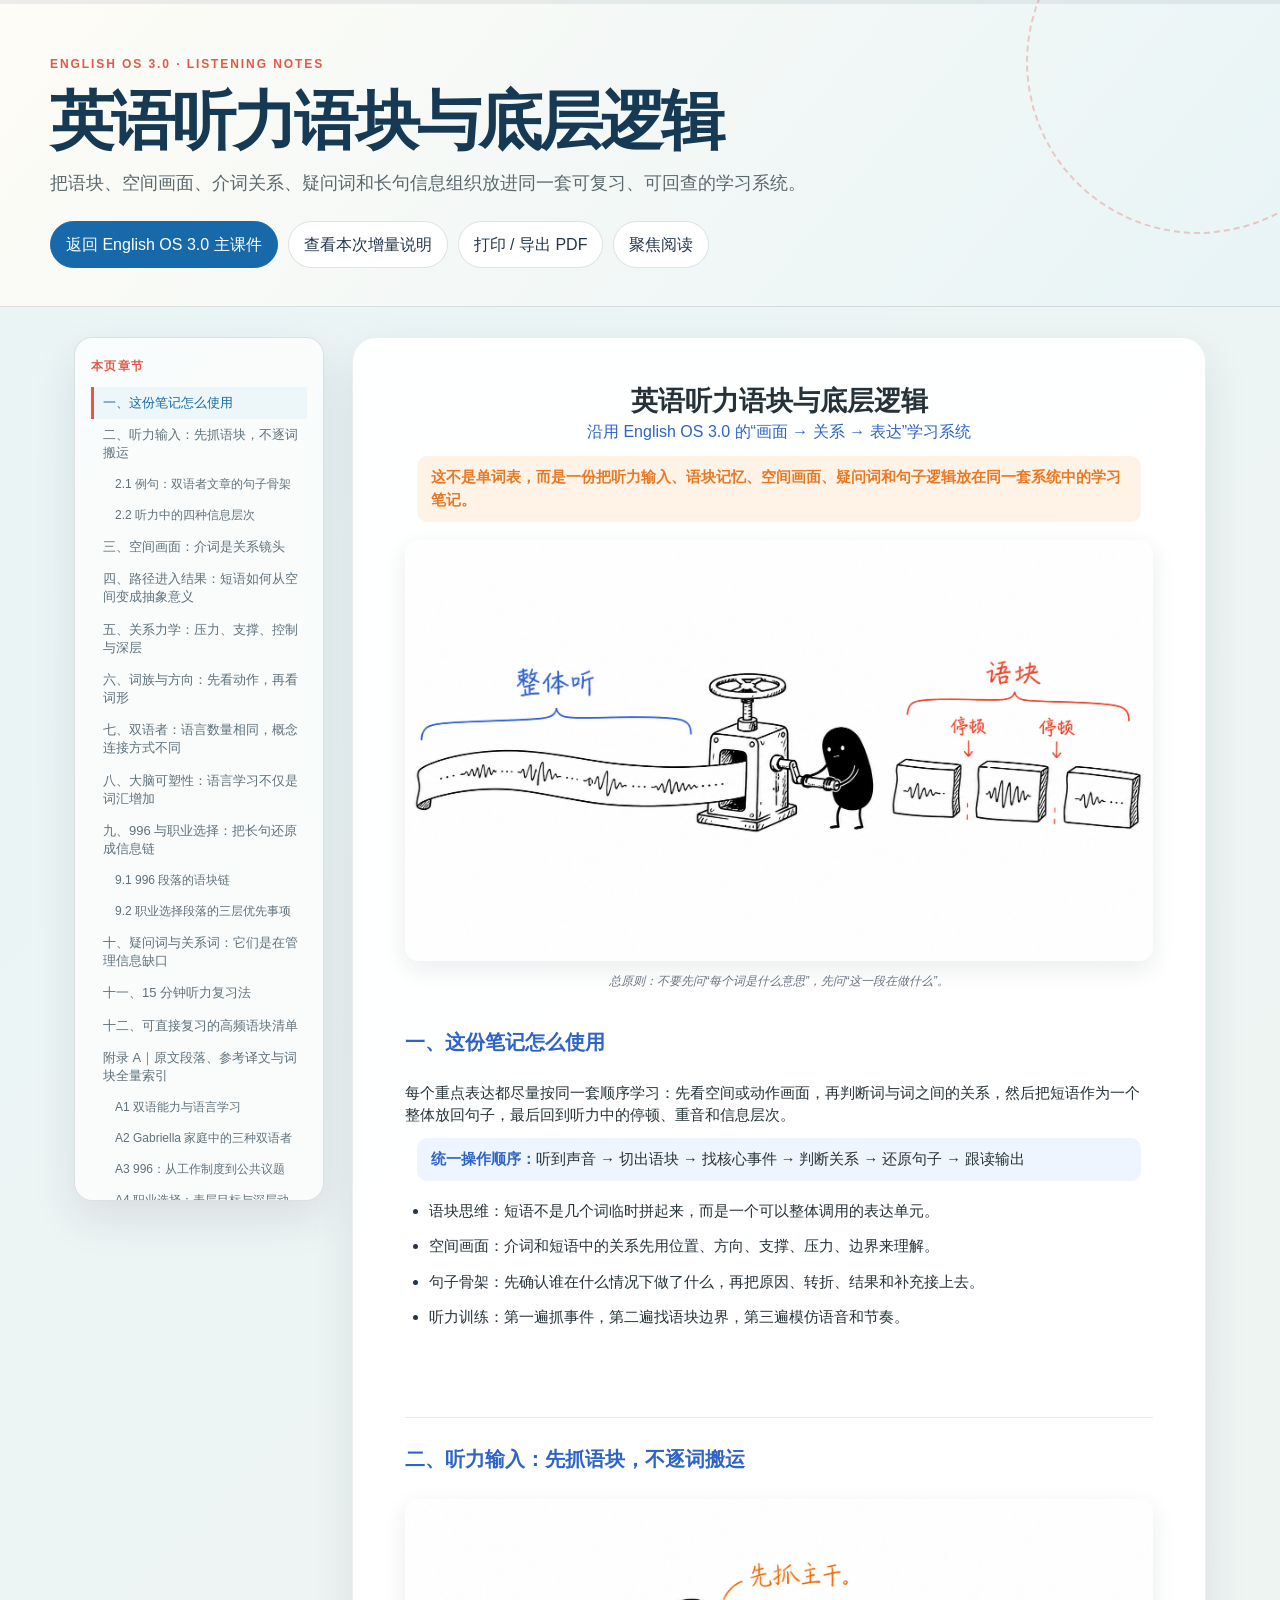
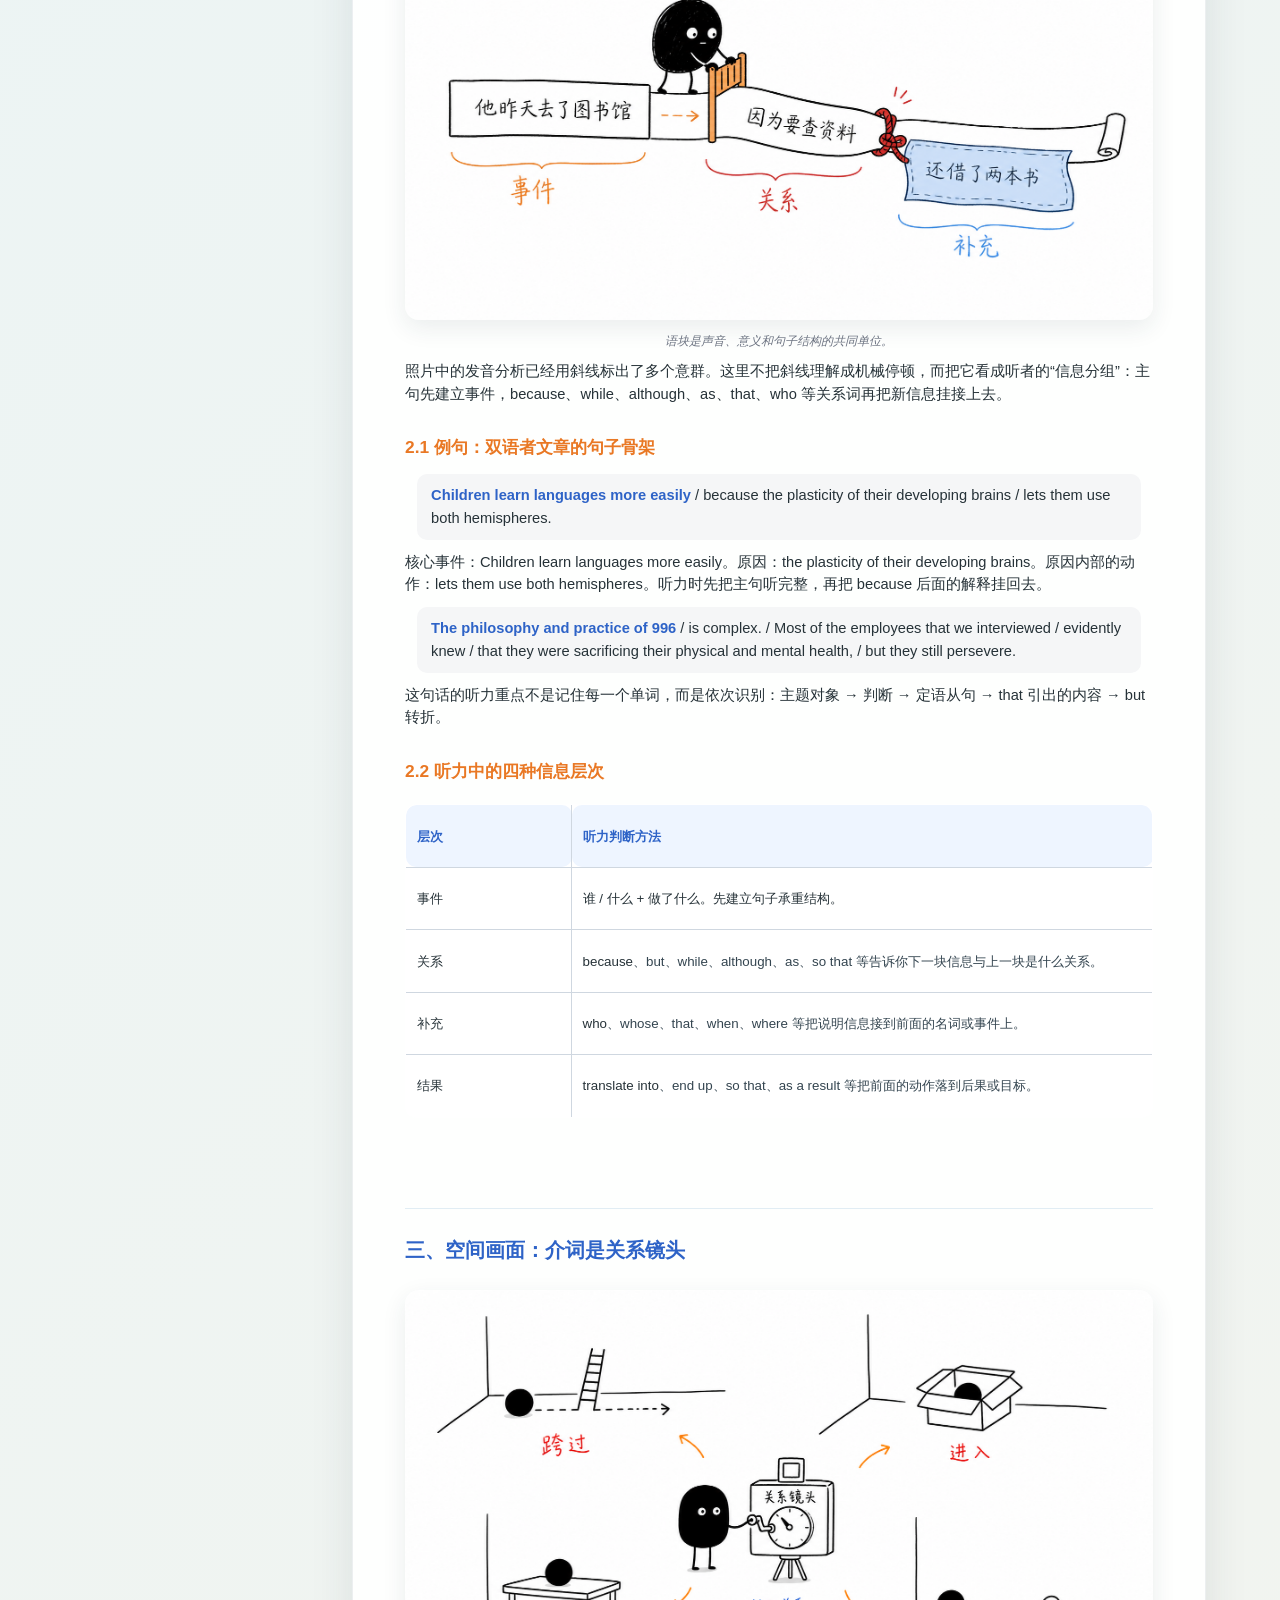
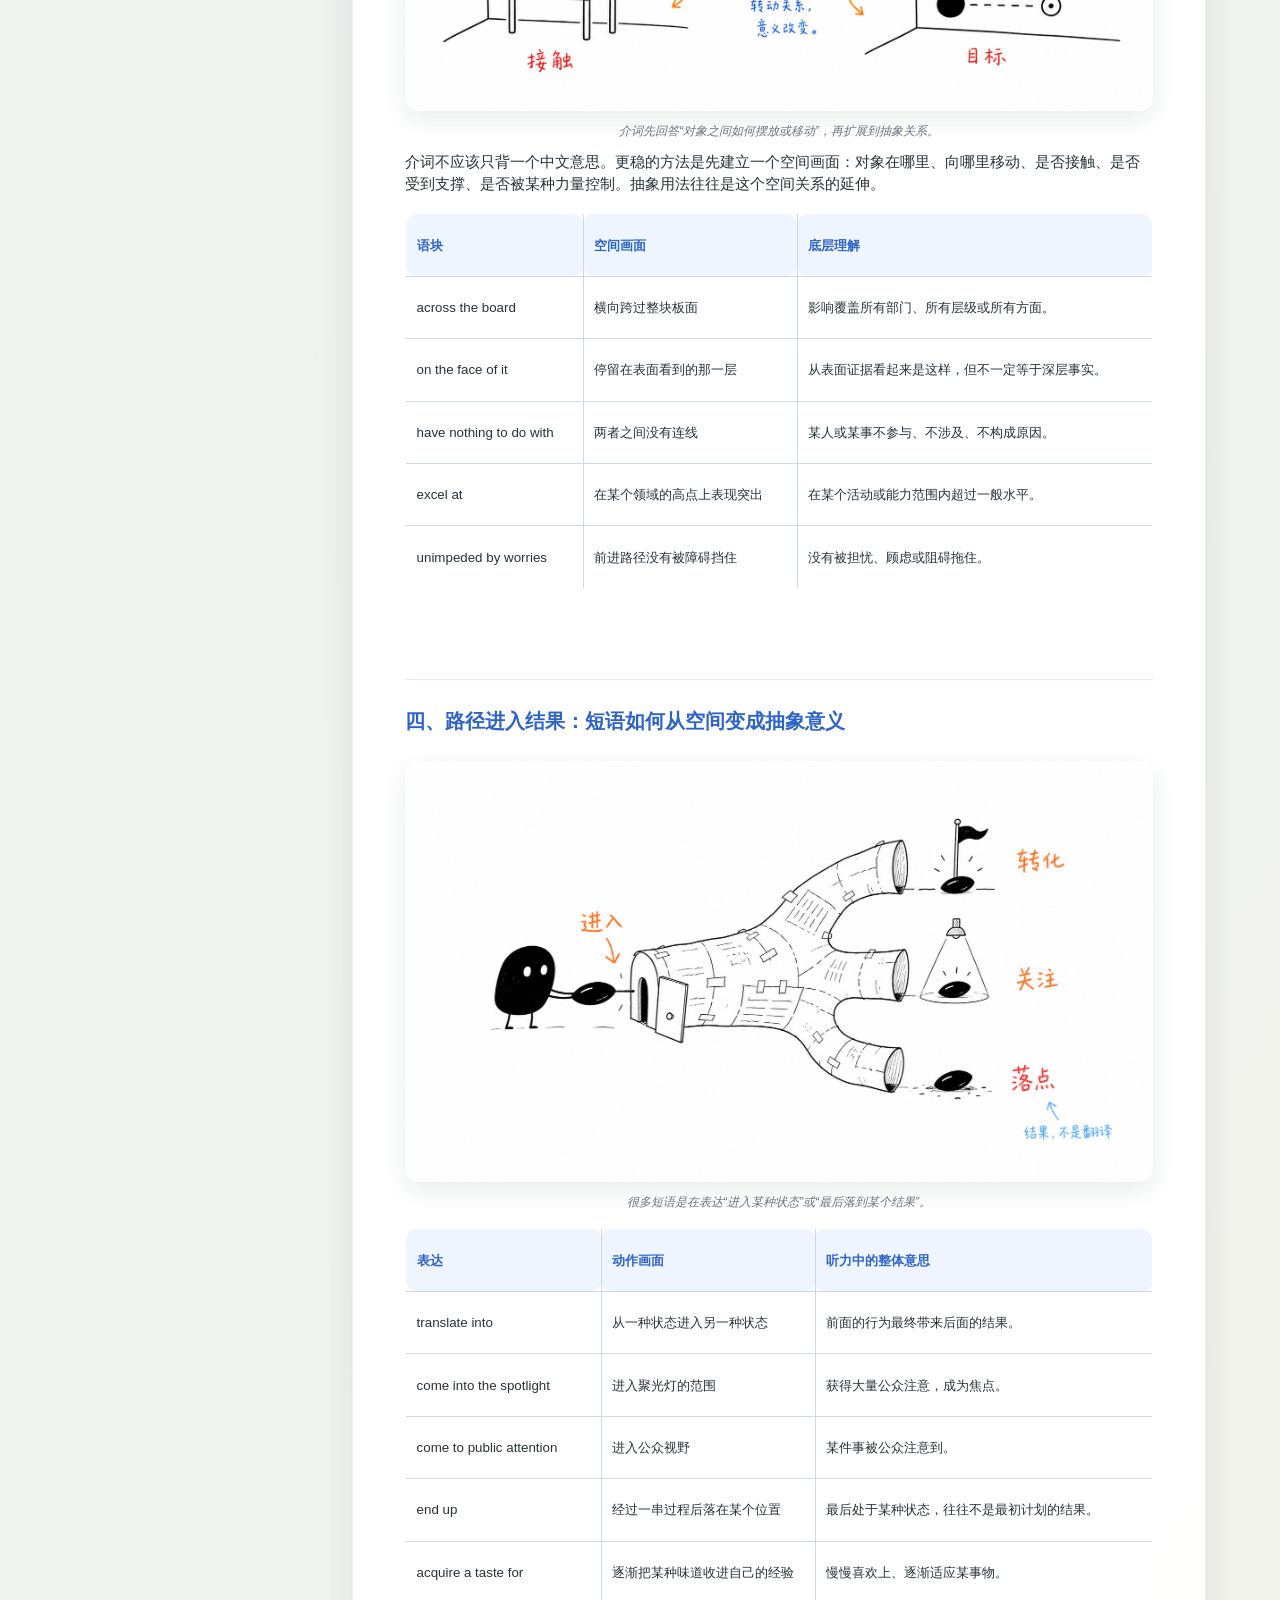
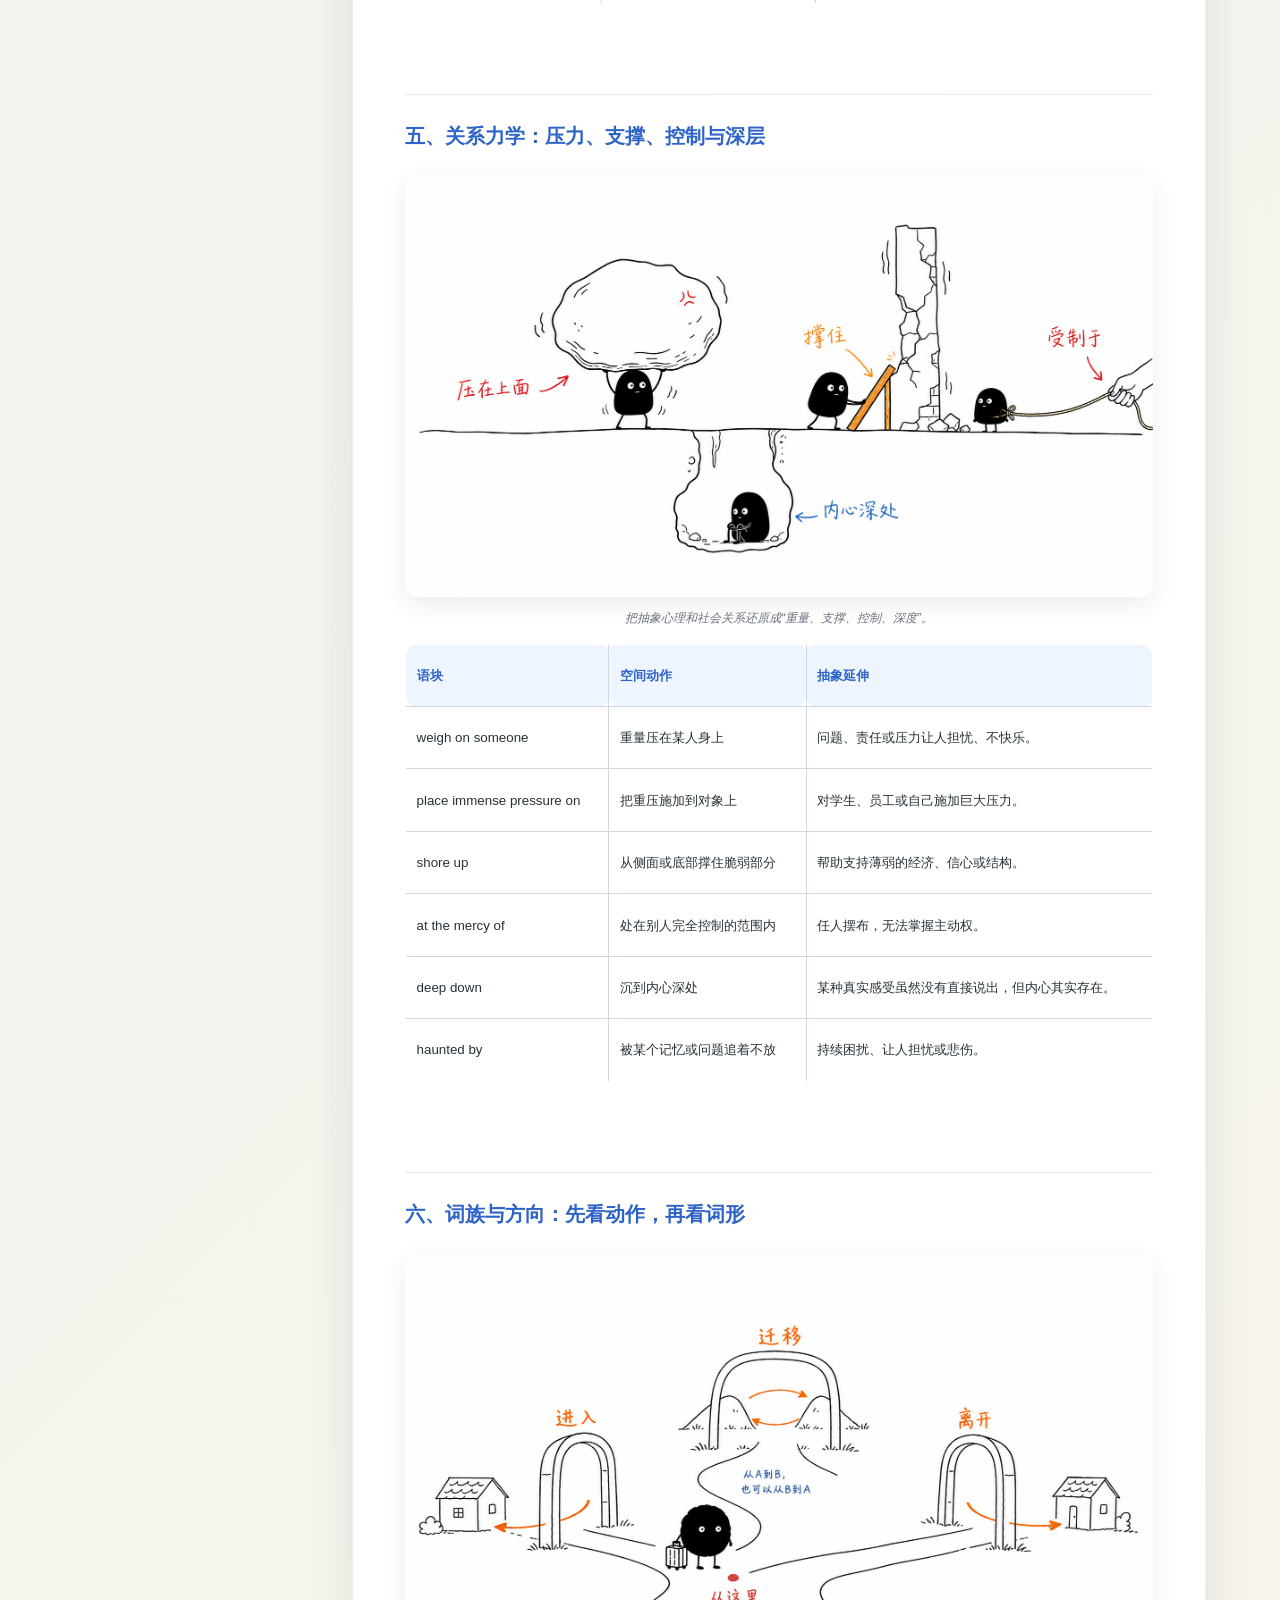
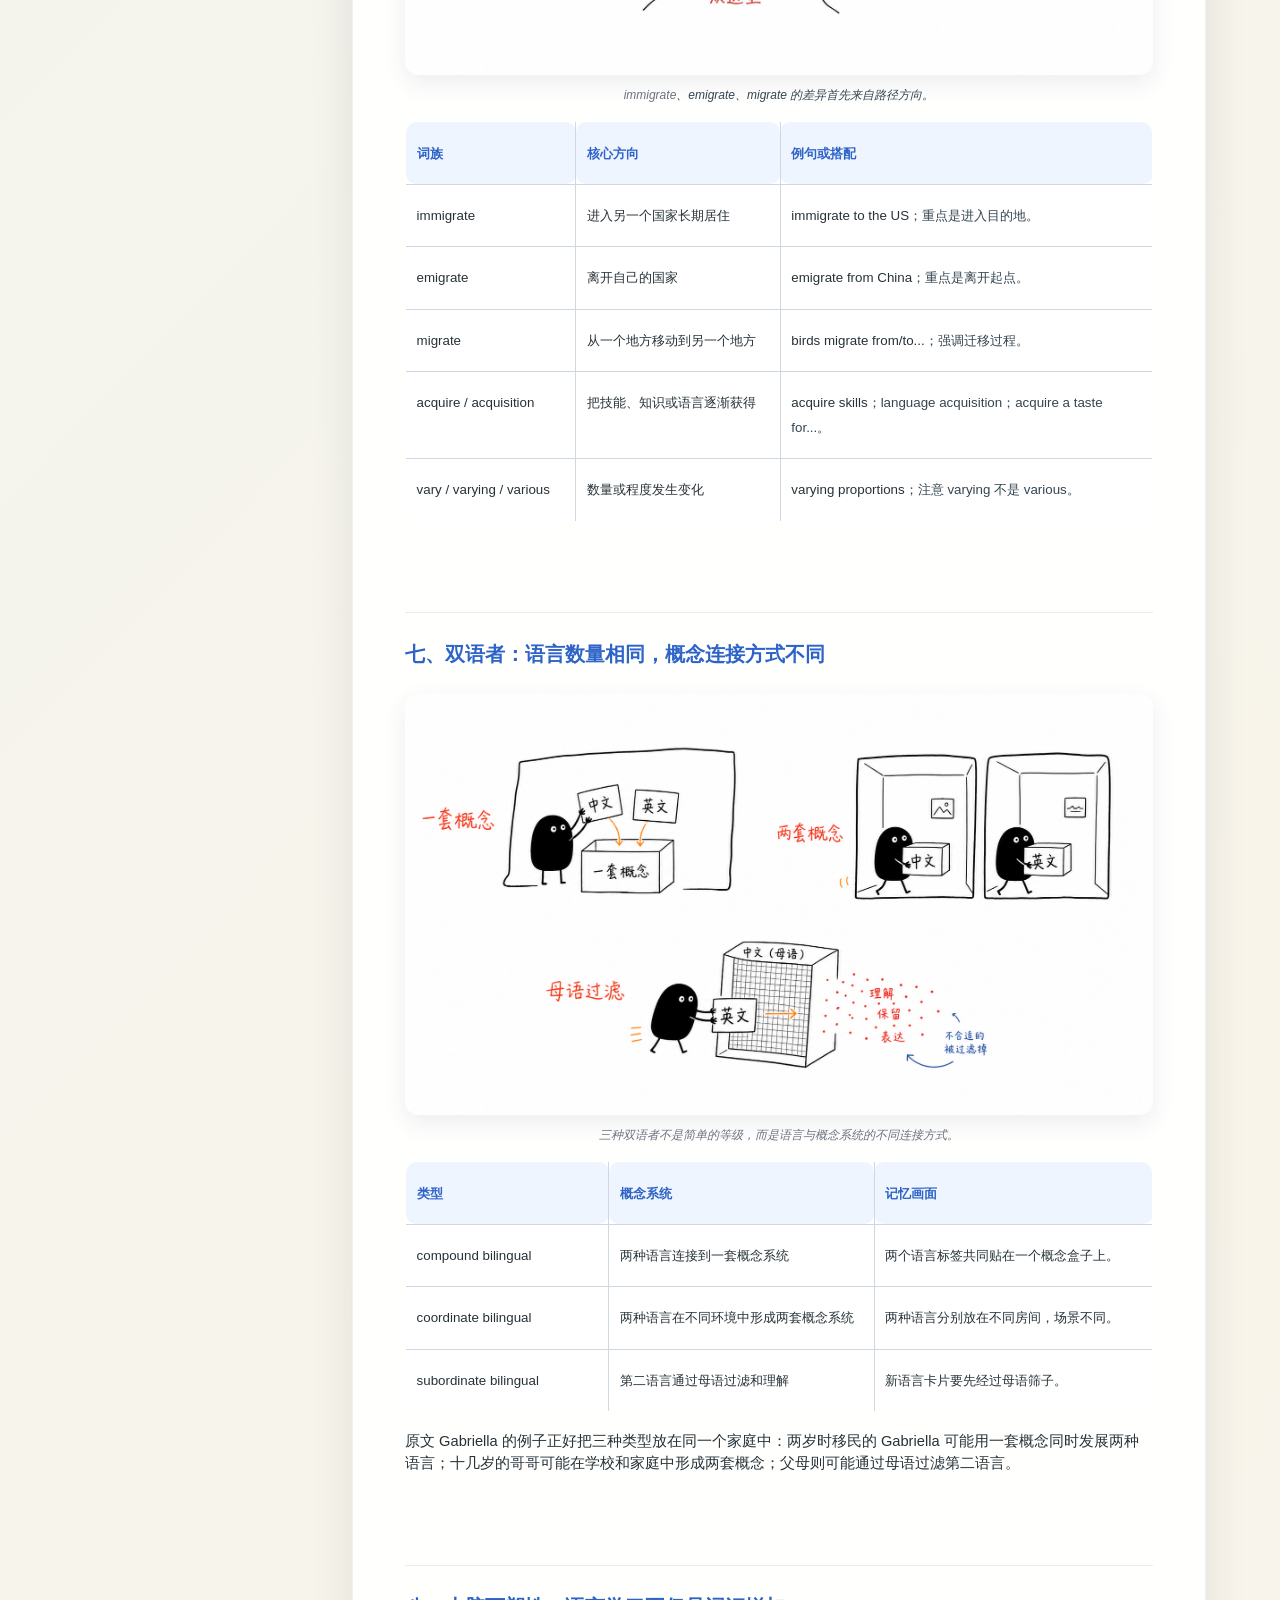
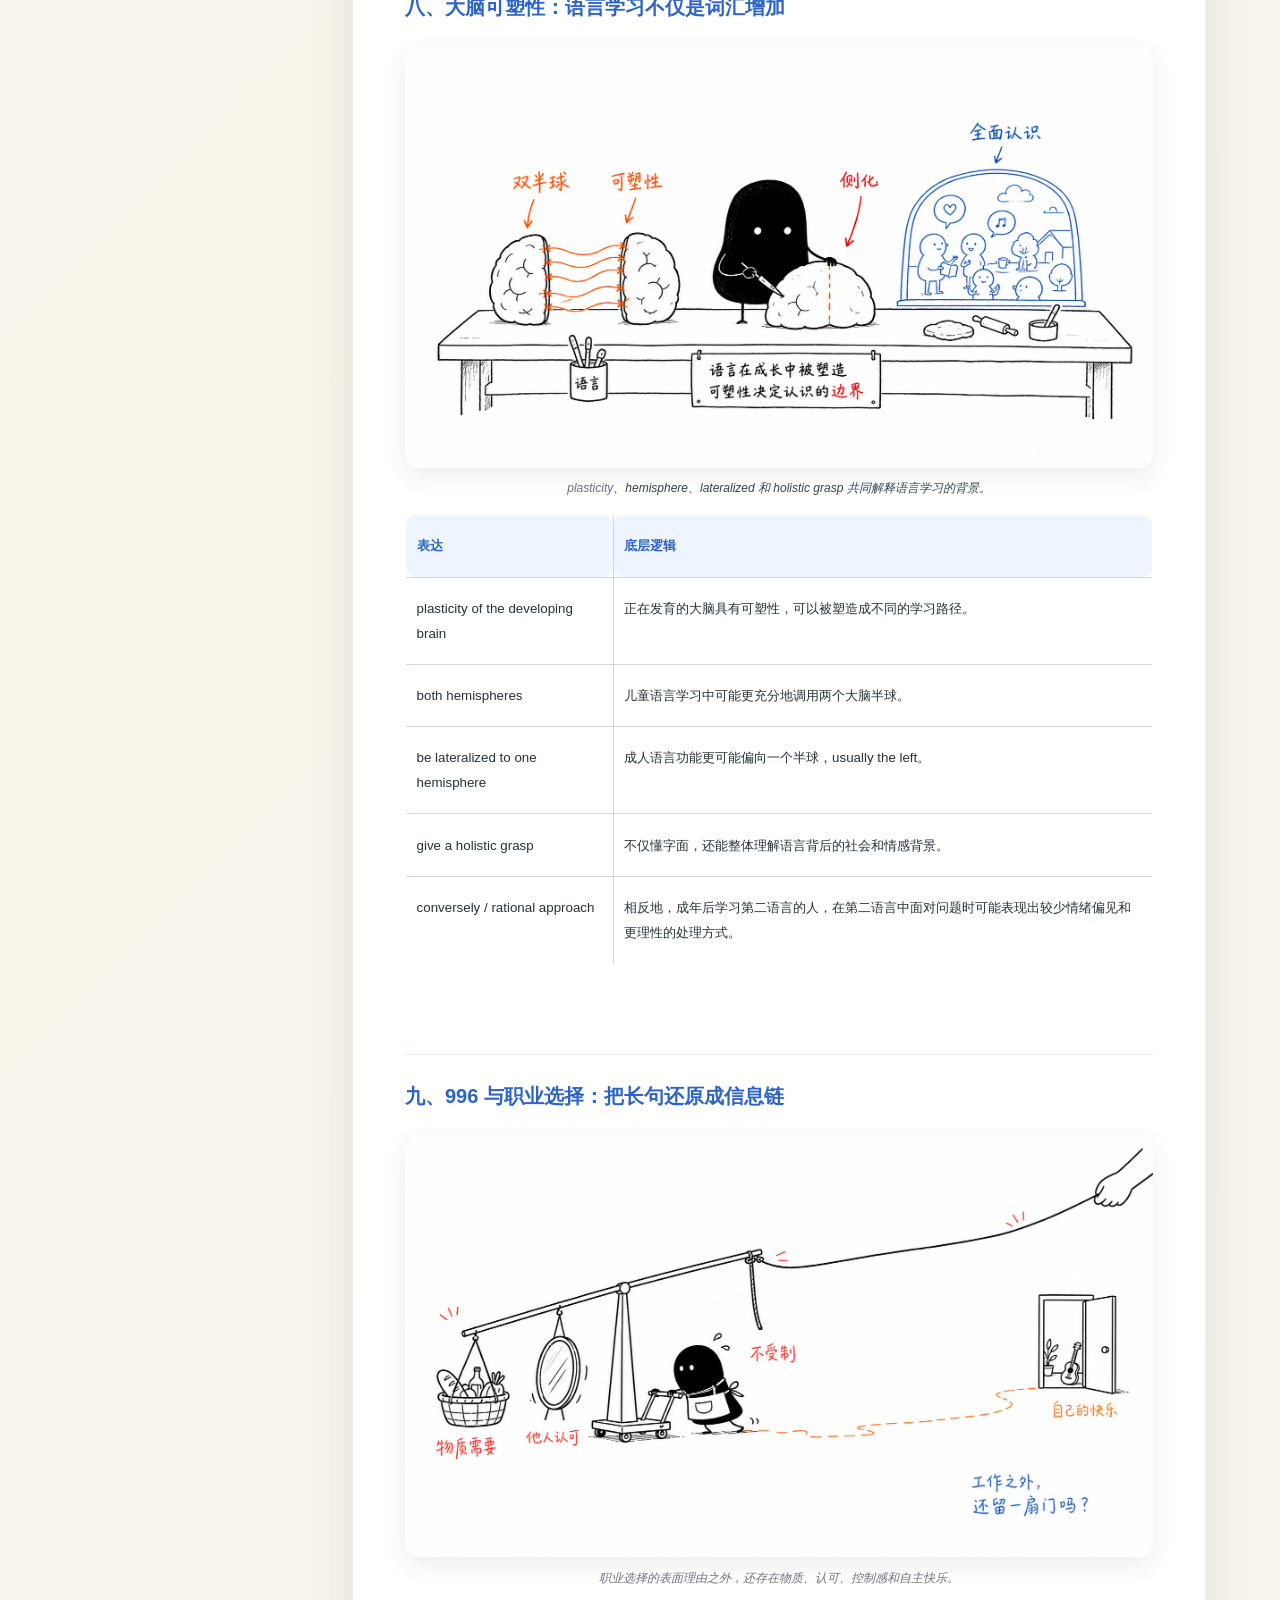
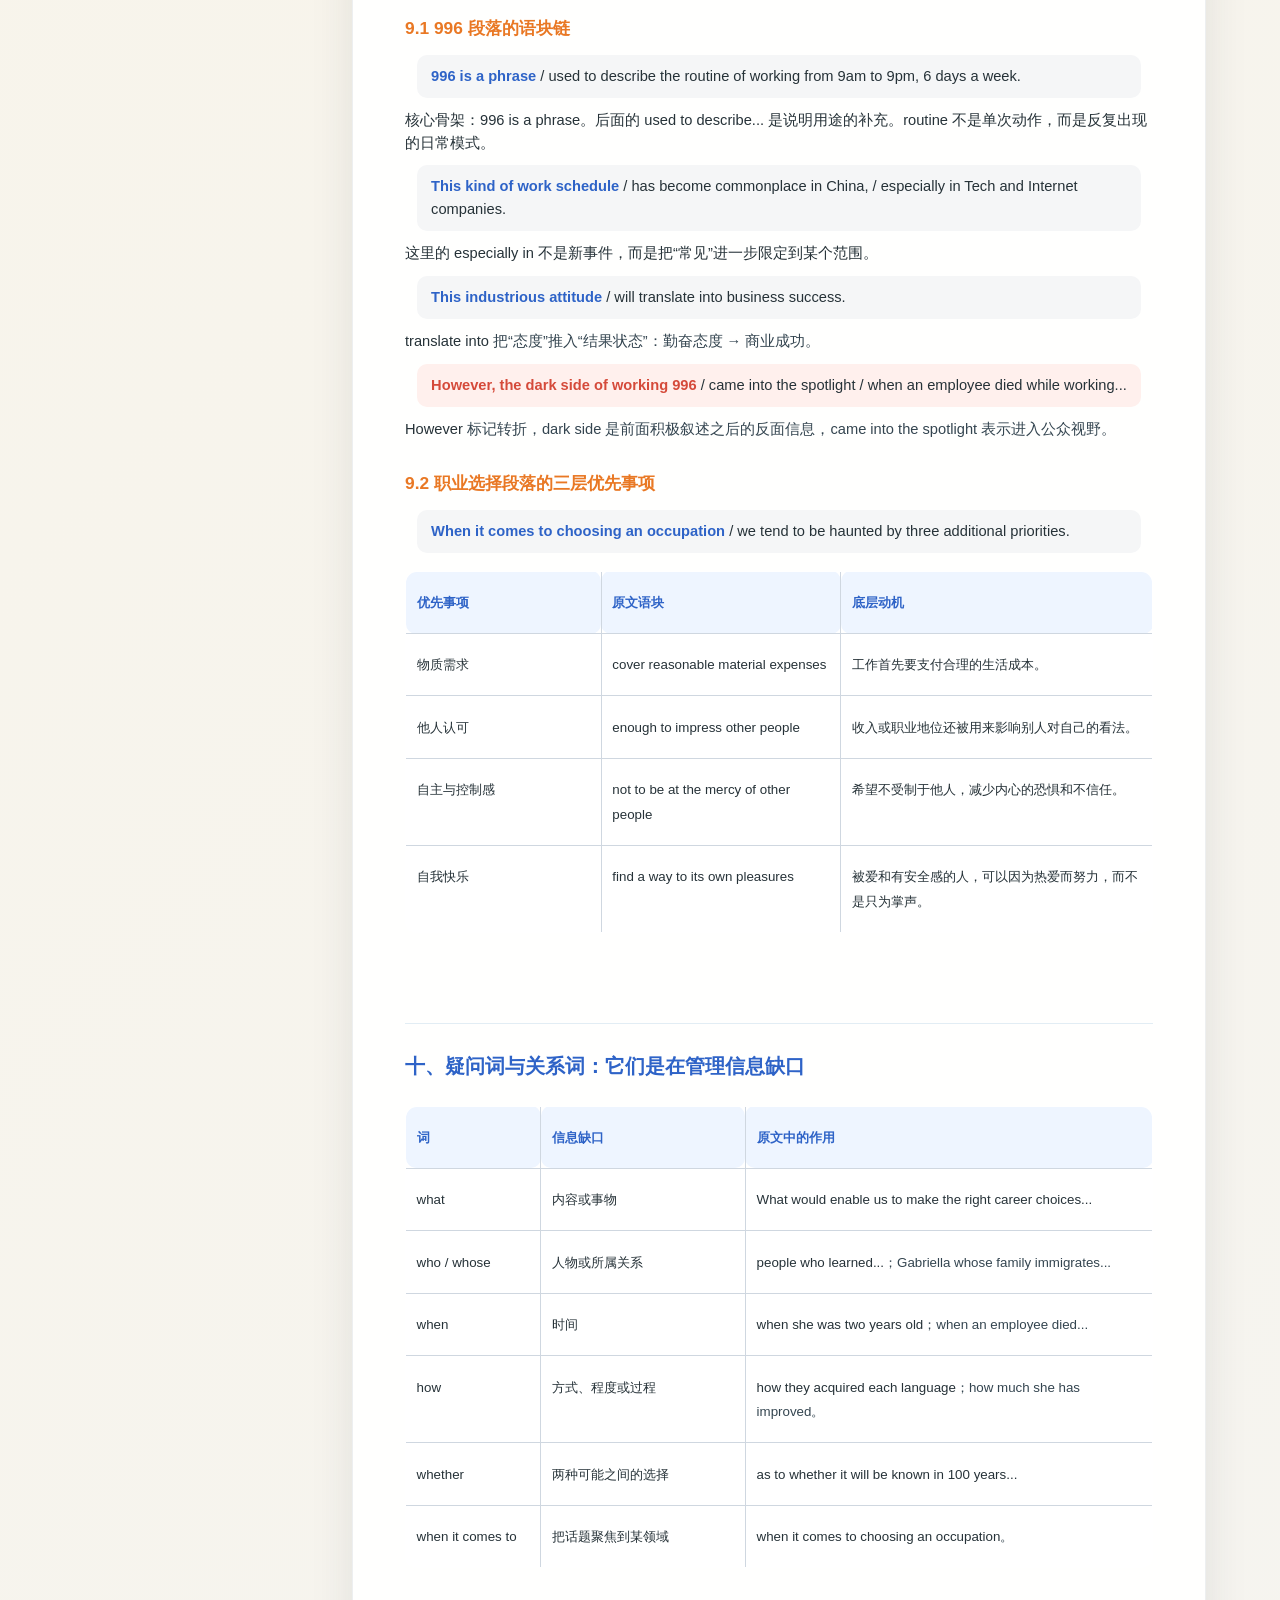
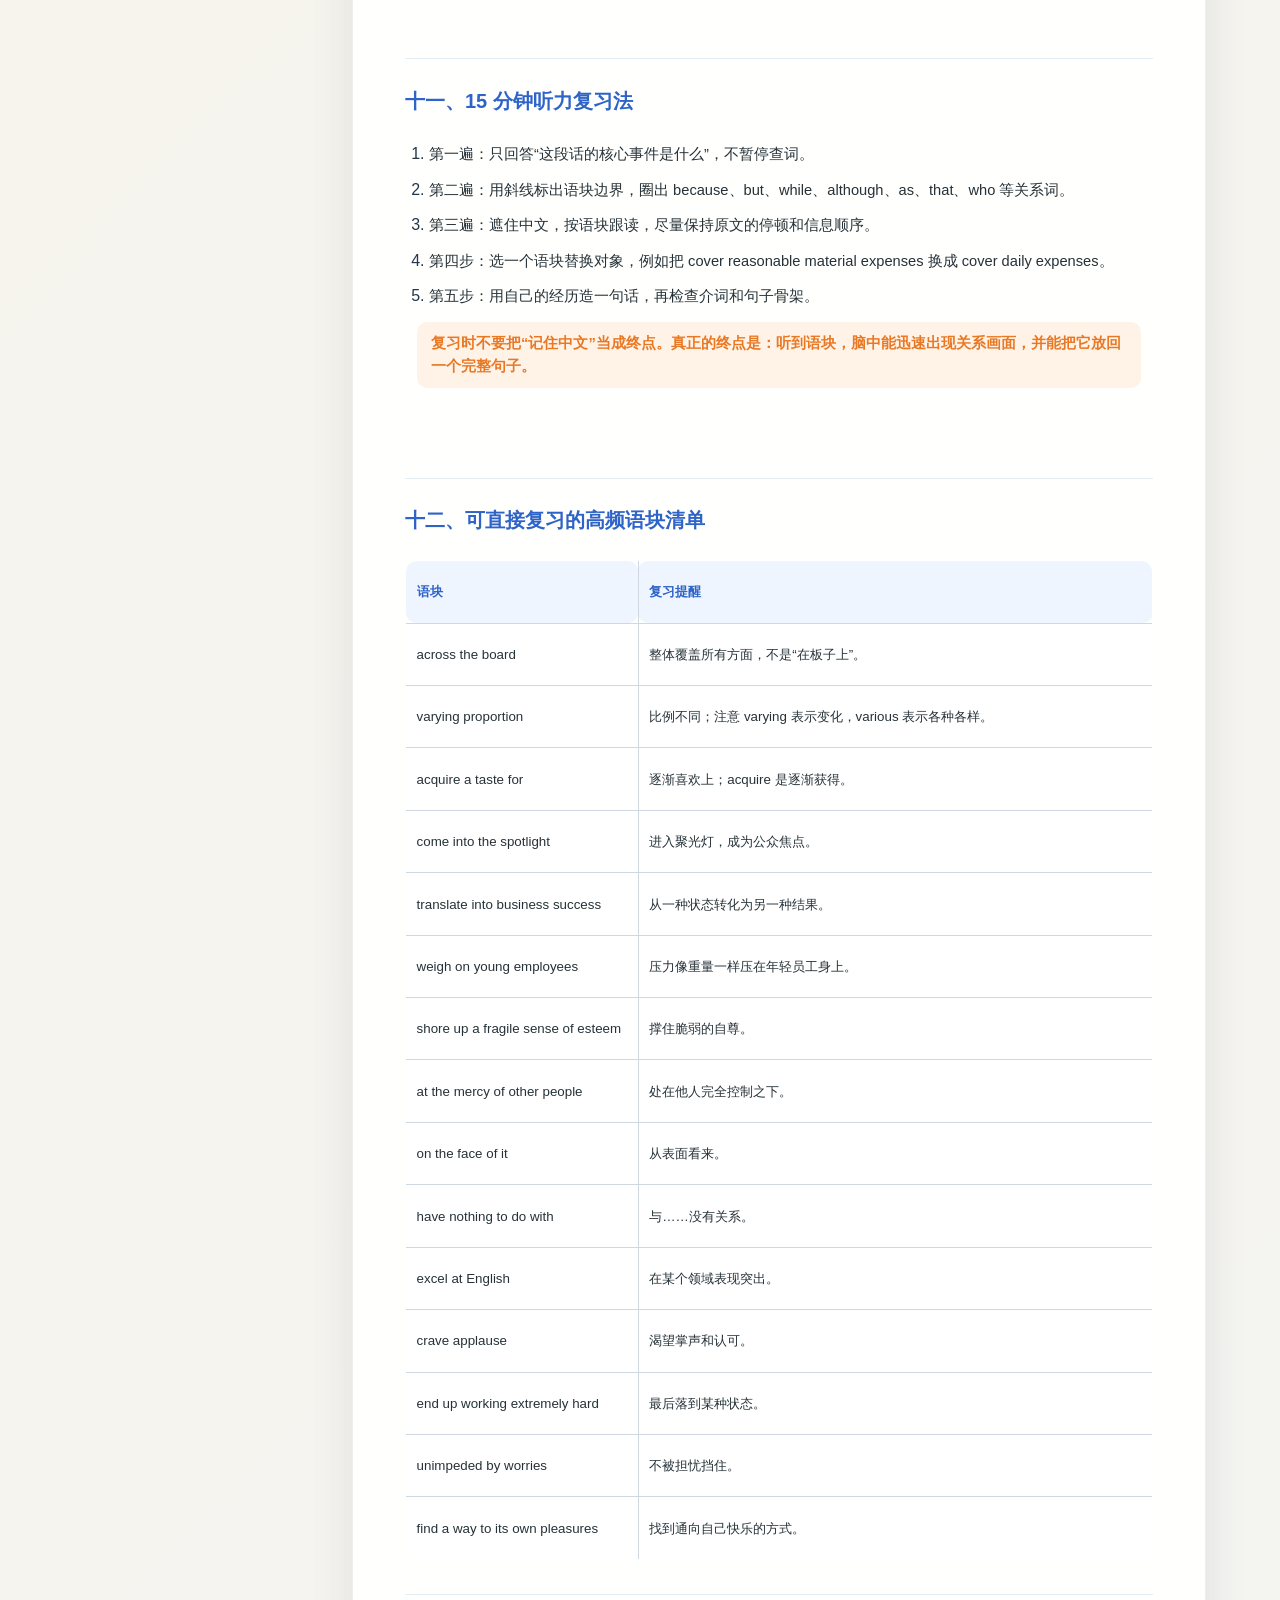
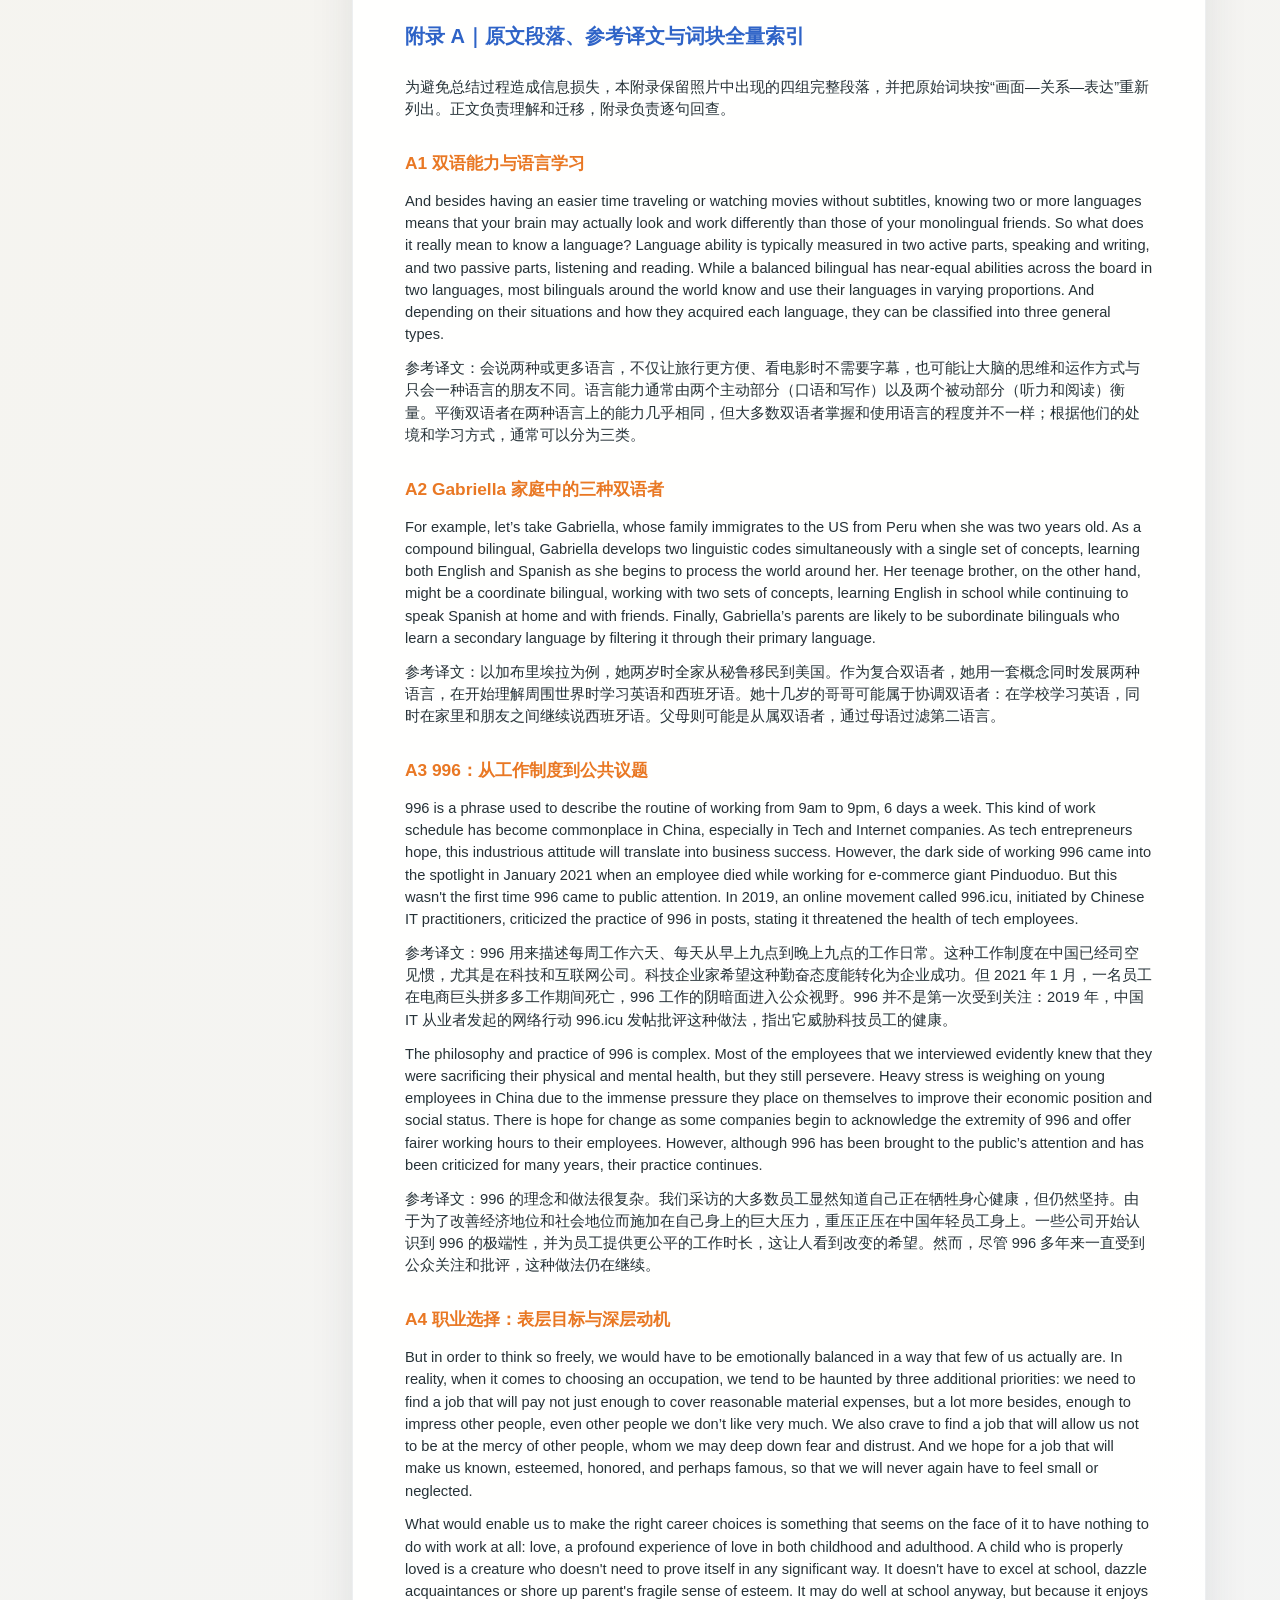
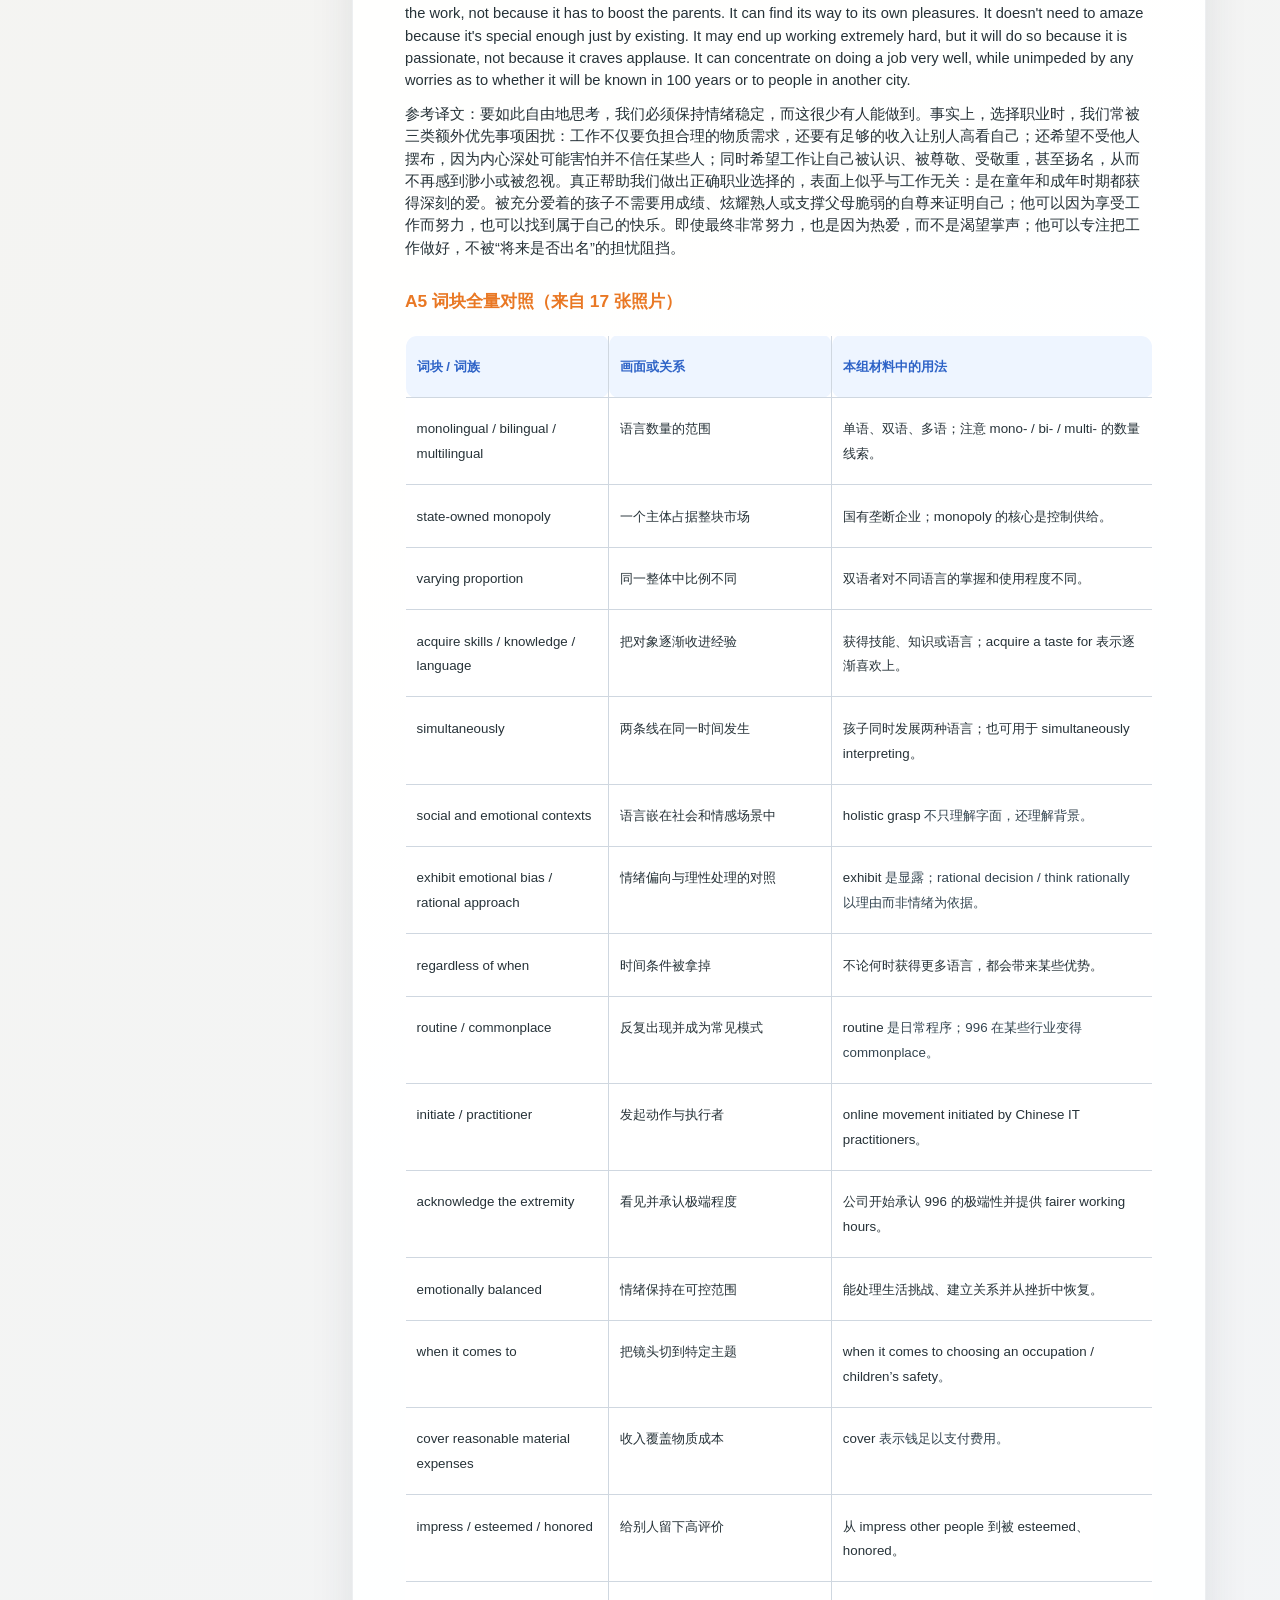
<file: english-listening-courseware.html>
<!doctype html>
<html lang="zh-CN">
<head>
<meta charset="utf-8">
<meta name="viewport" content="width=device-width, initial-scale=1">
<meta name="description" content="English OS 3.0 英语听力语块与底层逻辑总结笔记：语块、空间画面、介词关系、双语者与职业主题听力材料。">
<meta name="theme-color" content="#1769aa">
<title>英语听力语块与底层逻辑｜English OS 3.0</title>

<style id="english-listening-theme">
:root{--ink:#24364a;--muted:#6d6b64;--blue:#1769aa;--red:#e15a48;--orange:#e97824;--paper:#fffdf8;--paper-2:#f4f8f8;--line:rgba(36,54,74,.14);--shadow:0 18px 44px rgba(35,52,70,.10)}
*{box-sizing:border-box}html{scroll-behavior:smooth}body{margin:0;background:linear-gradient(135deg,#eaf4f6 0%,#f8f4ea 48%,#f2f4f7 100%);color:var(--ink);font-family:-apple-system,BlinkMacSystemFont,"PingFang SC","Noto Sans SC","Hiragino Sans GB","Microsoft YaHei",Arial,sans-serif;line-height:1.72}
.site-shell{min-height:100vh}.site-header{position:relative;padding:54px 24px 38px;background:linear-gradient(130deg,#fefcf6,#e8f4f6);border-bottom:1px solid var(--line);overflow:hidden}.site-header:after{content:"";position:absolute;right:-90px;top:-110px;width:340px;height:340px;border:2px dashed rgba(225,90,72,.3);border-radius:50%;transform:rotate(18deg)}.header-inner{max-width:1180px;margin:0 auto;position:relative;z-index:1}.eyebrow{font-size:12px;letter-spacing:.16em;text-transform:uppercase;color:var(--red);font-weight:800}.site-header h1{font-size:clamp(34px,5vw,68px);line-height:1.08;margin:12px 0;color:#173a54;letter-spacing:-.045em}.site-header p{max-width:760px;margin:0;color:#5b686c;font-size:18px}.header-actions{display:flex;gap:10px;flex-wrap:wrap;margin-top:22px}.header-actions a,.header-actions button{font:inherit;text-decoration:none;border:1px solid var(--line);border-radius:999px;background:#fff;padding:9px 15px;color:var(--ink);cursor:pointer}.header-actions a.primary{background:var(--blue);border-color:var(--blue);color:#fff}.header-actions button:hover,.header-actions a:hover{transform:translateY(-1px);box-shadow:0 6px 16px rgba(23,105,170,.14)}
.layout{max-width:1180px;margin:0 auto;display:grid;grid-template-columns:250px minmax(0,1fr);gap:28px;padding:30px 24px 70px}.toc{position:sticky;top:18px;align-self:start;max-height:calc(100vh - 36px);overflow:auto;background:rgba(255,255,255,.72);border:1px solid var(--line);border-radius:18px;padding:18px 16px;box-shadow:var(--shadow)}.toc-title{font-size:12px;letter-spacing:.12em;color:var(--red);font-weight:800;margin-bottom:10px}.toc a{display:block;padding:7px 9px;color:#60717a;text-decoration:none;font-size:13px;line-height:1.4;border-left:3px solid transparent}.toc a.sub{padding-left:21px;font-size:12px}.toc a:hover,.toc a.active{color:var(--blue);background:#edf6f8;border-left-color:var(--red)}.doc-content{background:rgba(255,255,255,.92);border:1px solid rgba(36,54,74,.08);border-radius:24px;padding:42px 52px;box-shadow:var(--shadow);overflow:hidden}.doc-content>p:first-of-type{font-size:1.08rem}.doc-content h1{font-size:clamp(27px,3.2vw,42px);line-height:1.18;color:var(--blue);margin:2.2em 0 .55em;padding-top:.25em;border-top:1px solid rgba(23,105,170,.12);scroll-margin-top:24px}.doc-content h1:first-of-type{margin-top:0;border-top:0}.doc-content h2{font-size:clamp(21px,2.4vw,31px);line-height:1.28;color:var(--orange);margin:1.6em 0 .45em;scroll-margin-top:24px}.doc-content p{font-size:16px;margin:.72em 0;color:#344550}.doc-content ul,.doc-content ol{padding-left:1.5em}.doc-content li{margin:.35em 0}.doc-content table{width:100%;border-collapse:collapse;margin:18px 0;background:#fff;overflow:hidden;border:1px solid var(--line);border-radius:12px;font-size:14px;line-height:1.55}.doc-content td,.doc-content th{padding:10px 12px;border:1px solid rgba(36,54,74,.1);vertical-align:top}.doc-content th{background:#eaf4f5;color:#1d586c}.doc-content img{display:block;max-width:100%;height:auto;margin:18px auto 8px;border-radius:14px;box-shadow:0 8px 24px rgba(35,52,70,.09)}.doc-content img[width="600"]{width:min(100%,760px)}.doc-content p[align="center"]{text-align:center}.doc-content p[align="center"]:has(img){margin-top:26px}.doc-content hr{border:0;border-top:1px dashed var(--line);margin:32px 0}.doc-content font{font-family:inherit}.doc-content [style*="background"]{border-radius:10px;padding:10px 14px}.doc-content a{color:var(--blue)}.site-footer{max-width:1180px;margin:0 auto;padding:0 24px 40px;color:#7d8586;font-size:13px}.progress{position:fixed;left:0;right:0;top:0;height:4px;background:rgba(36,54,74,.08);z-index:30}.progress span{display:block;height:100%;width:0;background:var(--red);transition:width .12s linear}.back-top{position:fixed;right:22px;bottom:22px;width:42px;height:42px;border:0;border-radius:50%;background:var(--blue);color:#fff;box-shadow:var(--shadow);cursor:pointer;opacity:0;pointer-events:none;transition:.2s}.back-top.show{opacity:1;pointer-events:auto}
@media(max-width:900px){.layout{grid-template-columns:1fr;padding:18px 14px 50px}.toc{position:relative;top:auto;max-height:none}.toc a{display:inline-block;margin:2px 4px 2px 0;border:1px solid var(--line);border-radius:999px}.toc a.sub{padding-left:9px}.doc-content{padding:28px 20px;border-radius:18px}.site-header{padding:40px 18px 30px}.site-header p{font-size:16px}.doc-content p{font-size:15px}}
@media print{body{background:#fff}.site-header{padding:20px 0;background:#fff}.layout{display:block;padding:0}.toc,.header-actions,.progress,.back-top{display:none}.doc-content{box-shadow:none;border:0;padding:0}.doc-content h1{page-break-before:auto}.site-footer{padding:20px 0}}
</style>
</head>
<body>
<div class="progress"><span id="progress-bar"></span></div>
<header class="site-header">
  <div class="header-inner">
    <div class="eyebrow">ENGLISH OS 3.0 · LISTENING NOTES</div>
    <h1>英语听力语块与底层逻辑</h1>
    <p>把语块、空间画面、介词关系、疑问词和长句信息组织放进同一套可复习、可回查的学习系统。</p>
    <div class="header-actions">
      <a class="primary" href="index.html">返回 English OS 3.0 主课件</a>
      <a href="README.md#新增英语听力语块与底层逻辑总结">查看本次增量说明</a>
      <button id="print-btn" type="button">打印 / 导出 PDF</button>
      <button id="focus-btn" type="button">聚焦阅读</button>
    </div>
  </div>
</header>
<div class="layout">
  <nav class="toc" aria-label="章节目录"><div class="toc-title">本页章节</div><div id="toc-links"></div></nav>
  <main class="doc-content" id="courseware">

<p align="center" style="line-height: 100%; margin-bottom: 0.18cm">
<font color="#263238"><font face="Arial Unicode MS"><font size="5" style="font-size: 20pt"><b>英语听力语块与底层逻辑</b></font></font></font></p>
<p align="center" style="line-height: 100%; margin-bottom: 0.42cm"><font color="#2e63c7"><font face="Arial Unicode MS"><font size="3" style="font-size: 12pt">沿用
</font></font><font face="Arial Unicode MS, serif"><span lang="en-US"><font face="Arial Unicode MS, serif"><font size="3" style="font-size: 12pt">English
OS 3.0 </font></font></span></font><font face="Arial Unicode MS"><font size="3" style="font-size: 12pt">的“画面
→ 关系 → 表达”学习系统</font></font></font></p>
<p style="margin-right: 0.32cm; margin-left: 0.32cm; line-height: 142%; margin-top: 0.18cm; margin-bottom: 0.32cm; background: #fff3e8">
<font color="#e97824"><font face="Arial Unicode MS"><font size="3" style="font-size: 11pt"><b>这不是单词表，而是一份把听力输入、语块记忆、空间画面、疑问词和句子逻辑放在同一套系统中的学习笔记。</b></font></font></font></p>
<p align="center" style="line-height: 100%; margin-top: 0.18cm; margin-bottom: 0.07cm">
<img src="assets/english-listening-xiaohei/01-listening-chunks.png" name="听力语块总图" alt="听力语块总图" align="bottom" width="600" height="338" border="0"/>
</p>
<p align="center" style="line-height: 100%"><font color="#6b7280"><font face="Arial Unicode MS"><font size="2" style="font-size: 9pt"><i>总原则：不要先问“每个词是什么意思”，先问“这一段在做什么”。</i></font></font></font></p>
<h1 class="cjk"><font color="#2e63c7"><font face="Arial Unicode MS"><font size="4" style="font-size: 15pt"><b>一、这份笔记怎么使用</b></font></font></font></h1>
<p style="line-height: 133%; margin-bottom: 0.21cm"><font color="#263238"><font face="Arial Unicode MS"><font size="2" style="font-size: 11pt">每个重点表达都尽量按同一套顺序学习：先看空间或动作画面，再判断词与词之间的关系，然后把短语作为一个整体放回句子，最后回到听力中的停顿、重音和信息层次。</font></font></font></p>
<p style="margin-right: 0.32cm; margin-left: 0.32cm; line-height: 142%; margin-bottom: 0.32cm; background: #eef5ff">
<font color="#2e63c7"><font face="Arial Unicode MS"><font size="2" style="font-size: 11pt"><b>统一操作顺序：</b></font></font></font><font color="#263238"><font face="Arial Unicode MS"><font size="2" style="font-size: 11pt">听到声音
→ 切出语块 → 找核心事件 → 判断关系 → 还原句子
→ 跟读输出</font></font></font></p>
<ul>
	<li value="1"><p style="line-height: 125%; margin-bottom: 0.14cm"><font color="#263238"><font face="Arial Unicode MS"><font size="2" style="font-size: 11pt">语块思维：短语不是几个词临时拼起来，而是一个可以整体调用的表达单元。</font></font></font></p></li>
	<li><p style="line-height: 125%; margin-bottom: 0.14cm"><font color="#263238"><font face="Arial Unicode MS"><font size="2" style="font-size: 11pt">空间画面：介词和短语中的关系先用位置、方向、支撑、压力、边界来理解。</font></font></font></p></li>
	<li><p style="line-height: 125%; margin-bottom: 0.14cm"><font color="#263238"><font face="Arial Unicode MS"><font size="2" style="font-size: 11pt">句子骨架：先确认谁在什么情况下做了什么，再把原因、转折、结果和补充接上去。</font></font></font></p></li>
	<li><p style="line-height: 125%; margin-bottom: 0.14cm"><font color="#263238"><font face="Arial Unicode MS"><font size="2" style="font-size: 11pt">听力训练：第一遍抓事件，第二遍找语块边界，第三遍模仿语音和节奏。</font></font></font></p></li>
</ul>
<h1 class="cjk"><font color="#2e63c7"><font face="Arial Unicode MS"><font size="4" style="font-size: 15pt"><b>二、听力输入：先抓语块，不逐词搬运</b></font></font></font></h1>
<p align="center" style="line-height: 100%; margin-top: 0.18cm; margin-bottom: 0.07cm">
<img src="assets/english-listening-xiaohei/02-listening-boundaries.png" name="听力断句图" alt="听力断句图" align="bottom" width="600" height="338" border="0"/>
</p>
<p align="center" style="line-height: 100%"><font color="#6b7280"><font face="Arial Unicode MS"><font size="2" style="font-size: 9pt"><i>语块是声音、意义和句子结构的共同单位。</i></font></font></font></p>
<p style="line-height: 133%; margin-bottom: 0.21cm"><font color="#263238"><font face="Arial Unicode MS"><font size="2" style="font-size: 11pt">照片中的发音分析已经用斜线标出了多个意群。这里不把斜线理解成机械停顿，而把它看成听者的“信息分组”：主句先建立事件，</font></font><font face="Arial Unicode MS, serif"><span lang="en-US"><font face="Arial Unicode MS, serif"><font size="2" style="font-size: 11pt">because</font></font></span></font><font face="Arial Unicode MS"><font size="2" style="font-size: 11pt">、</font></font><font face="Arial Unicode MS, serif"><span lang="en-US"><font face="Arial Unicode MS, serif"><font size="2" style="font-size: 11pt">while</font></font></span></font><font face="Arial Unicode MS"><font size="2" style="font-size: 11pt">、</font></font><font face="Arial Unicode MS, serif"><span lang="en-US"><font face="Arial Unicode MS, serif"><font size="2" style="font-size: 11pt">although</font></font></span></font><font face="Arial Unicode MS"><font size="2" style="font-size: 11pt">、</font></font><font face="Arial Unicode MS, serif"><span lang="en-US"><font face="Arial Unicode MS, serif"><font size="2" style="font-size: 11pt">as</font></font></span></font><font face="Arial Unicode MS"><font size="2" style="font-size: 11pt">、</font></font><font face="Arial Unicode MS, serif"><span lang="en-US"><font face="Arial Unicode MS, serif"><font size="2" style="font-size: 11pt">that</font></font></span></font><font face="Arial Unicode MS"><font size="2" style="font-size: 11pt">、</font></font><font face="Arial Unicode MS, serif"><span lang="en-US"><font face="Arial Unicode MS, serif"><font size="2" style="font-size: 11pt">who
</font></font></span></font><font face="Arial Unicode MS"><font size="2" style="font-size: 11pt">等关系词再把新信息挂接上去。</font></font></font></p>
<h2 class="cjk" style="margin-top: 0.49cm; margin-bottom: 0.25cm"><font face="Arial Unicode MS, sans-serif"><span lang="en-US"><font color="#e97824"><font face="Arial Unicode MS, serif"><font size="3" style="font-size: 13pt"><b>2.1
</b></font></font></span></font><font face="Arial Unicode MS"><font size="3" style="font-size: 13pt"><b>例句：双语者文章的句子骨架</b></font></font></font></h2>
<p style="margin-right: 0.32cm; margin-left: 0.32cm; line-height: 142%; margin-bottom: 0.18cm; background: #f5f6f7">
<font face="Arial Unicode MS, serif"><span lang="en-US"><font color="#2e63c7"><font face="Arial Unicode MS, serif"><font size="2" style="font-size: 11pt"><b>Children
learn languages more easily</b></font></font></font><font color="#263238"><font face="Arial Unicode MS, serif"><font size="2" style="font-size: 11pt">
/ because the plasticity of their developing brains / lets them use
both hemispheres.</font></font></font></span></font></p>
<p style="line-height: 133%; margin-bottom: 0.21cm"><font color="#263238"><font face="Arial Unicode MS"><font size="2" style="font-size: 11pt">核心事件：</font></font><font face="Arial Unicode MS, serif"><span lang="en-US"><font face="Arial Unicode MS, serif"><font size="2" style="font-size: 11pt">Children
learn languages more easily</font></font></span></font><font face="Arial Unicode MS"><font size="2" style="font-size: 11pt">。原因：</font></font><font face="Arial Unicode MS, serif"><span lang="en-US"><font face="Arial Unicode MS, serif"><font size="2" style="font-size: 11pt">the
plasticity of their developing brains</font></font></span></font><font face="Arial Unicode MS"><font size="2" style="font-size: 11pt">。原因内部的动作：</font></font><font face="Arial Unicode MS, serif"><span lang="en-US"><font face="Arial Unicode MS, serif"><font size="2" style="font-size: 11pt">lets
them use both hemispheres</font></font></span></font><font face="Arial Unicode MS"><font size="2" style="font-size: 11pt">。听力时先把主句听完整，再把
</font></font><font face="Arial Unicode MS, serif"><span lang="en-US"><font face="Arial Unicode MS, serif"><font size="2" style="font-size: 11pt">because
</font></font></span></font><font face="Arial Unicode MS"><font size="2" style="font-size: 11pt">后面的解释挂回去。</font></font></font></p>
<p style="margin-right: 0.32cm; margin-left: 0.32cm; line-height: 142%; margin-bottom: 0.18cm; background: #f5f6f7">
<font face="Arial Unicode MS, serif"><span lang="en-US"><font color="#2e63c7"><font face="Arial Unicode MS, serif"><font size="2" style="font-size: 11pt"><b>The
philosophy and practice of 996</b></font></font></font><font color="#263238"><font face="Arial Unicode MS, serif"><font size="2" style="font-size: 11pt">
/ is complex. / Most of the employees that we interviewed / evidently
knew / that they were sacrificing their physical and mental health, /
but they still persevere.</font></font></font></span></font></p>
<p style="line-height: 133%; margin-bottom: 0.21cm"><font color="#263238"><font face="Arial Unicode MS"><font size="2" style="font-size: 11pt">这句话的听力重点不是记住每一个单词，而是依次识别：主题对象
→ 判断 → 定语从句 → </font></font><font face="Arial Unicode MS, serif"><span lang="en-US"><font face="Arial Unicode MS, serif"><font size="2" style="font-size: 11pt">that
</font></font></span></font><font face="Arial Unicode MS"><font size="2" style="font-size: 11pt">引出的内容
→ </font></font><font face="Arial Unicode MS, serif"><span lang="en-US"><font face="Arial Unicode MS, serif"><font size="2" style="font-size: 11pt">but
</font></font></span></font><font face="Arial Unicode MS"><font size="2" style="font-size: 11pt">转折。</font></font></font></p>
<h2 class="cjk" style="margin-top: 0.49cm; margin-bottom: 0.25cm"><font face="Arial Unicode MS, sans-serif"><span lang="en-US"><font color="#e97824"><font face="Arial Unicode MS, serif"><font size="3" style="font-size: 13pt"><b>2.2
</b></font></font></span></font><font face="Arial Unicode MS"><font size="3" style="font-size: 13pt"><b>听力中的四种信息层次</b></font></font></font></h2>
<table width="624" cellpadding="7" cellspacing="0">
	<col width="132"/>
	<col width="462"/>
	<thead>
		<tr>
			<td width="132" bgcolor="#eef5ff" style="background: #eef5ff; border: 1px solid #cfd7e0; padding: 0.18cm 0.28cm"><p>
				<font color="#2e63c7"><font face="Arial Unicode MS"><font size="2" style="font-size: 10pt"><b>层次</b></font></font></font></p>
			</td>
			<td width="462" bgcolor="#eef5ff" style="background: #eef5ff; border: 1px solid #cfd7e0; padding: 0.18cm 0.28cm"><p>
				<font color="#2e63c7"><font face="Arial Unicode MS"><font size="2" style="font-size: 10pt"><b>听力判断方法</b></font></font></font></p>
			</td>
		</tr>
	</thead>
	<tbody>
		<tr>
			<td width="132" bgcolor="#ffffff" style="background: #ffffff; border: 1px solid #cfd7e0; padding: 0.18cm 0.28cm"><p>
				<font color="#263238"><font face="Arial Unicode MS"><font size="2" style="font-size: 10pt"><span style="font-weight: normal">事件</span></font></font></font></p>
			</td>
			<td width="462" bgcolor="#ffffff" style="background: #ffffff; border: 1px solid #cfd7e0; padding: 0.18cm 0.28cm"><p>
				<font color="#263238"><font face="Arial Unicode MS"><font size="2" style="font-size: 10pt"><span style="font-weight: normal">谁
				</span></font></font><font face="Arial Unicode MS, serif"><span lang="en-US"><font face="Arial Unicode MS, serif"><font size="2" style="font-size: 10pt"><span style="font-weight: normal">/
				</span></font></font></span></font><font face="Arial Unicode MS"><font size="2" style="font-size: 10pt"><span style="font-weight: normal">什么
				</span></font></font><font face="Arial Unicode MS, serif"><span lang="en-US"><font face="Arial Unicode MS, serif"><font size="2" style="font-size: 10pt"><span style="font-weight: normal">+
				</span></font></font></span></font><font face="Arial Unicode MS"><font size="2" style="font-size: 10pt"><span style="font-weight: normal">做了什么。先建立句子承重结构。</span></font></font></font></p>
			</td>
		</tr>
		<tr>
			<td width="132" bgcolor="#ffffff" style="background: #ffffff; border: 1px solid #cfd7e0; padding: 0.18cm 0.28cm"><p>
				<font color="#263238"><font face="Arial Unicode MS"><font size="2" style="font-size: 10pt"><span style="font-weight: normal">关系</span></font></font></font></p>
			</td>
			<td width="462" bgcolor="#ffffff" style="background: #ffffff; border: 1px solid #cfd7e0; padding: 0.18cm 0.28cm"><p>
				<font face="Arial Unicode MS, serif"><span lang="en-US"><font color="#263238"><font face="Arial Unicode MS, serif"><font size="2" style="font-size: 10pt"><span style="font-weight: normal">because</span></font></font></span></font><font face="Arial Unicode MS"><font size="2" style="font-size: 10pt"><span style="font-weight: normal">、</span></font></font><font face="Arial Unicode MS, serif"><span lang="en-US"><font face="Arial Unicode MS, serif"><font size="2" style="font-size: 10pt"><span style="font-weight: normal">but</span></font></font></span></font><font face="Arial Unicode MS"><font size="2" style="font-size: 10pt"><span style="font-weight: normal">、</span></font></font><font face="Arial Unicode MS, serif"><span lang="en-US"><font face="Arial Unicode MS, serif"><font size="2" style="font-size: 10pt"><span style="font-weight: normal">while</span></font></font></span></font><font face="Arial Unicode MS"><font size="2" style="font-size: 10pt"><span style="font-weight: normal">、</span></font></font><font face="Arial Unicode MS, serif"><span lang="en-US"><font face="Arial Unicode MS, serif"><font size="2" style="font-size: 10pt"><span style="font-weight: normal">although</span></font></font></span></font><font face="Arial Unicode MS"><font size="2" style="font-size: 10pt"><span style="font-weight: normal">、</span></font></font><font face="Arial Unicode MS, serif"><span lang="en-US"><font face="Arial Unicode MS, serif"><font size="2" style="font-size: 10pt"><span style="font-weight: normal">as</span></font></font></span></font><font face="Arial Unicode MS"><font size="2" style="font-size: 10pt"><span style="font-weight: normal">、</span></font></font><font face="Arial Unicode MS, serif"><span lang="en-US"><font face="Arial Unicode MS, serif"><font size="2" style="font-size: 10pt"><span style="font-weight: normal">so
				that </span></font></font></span></font><font face="Arial Unicode MS"><font size="2" style="font-size: 10pt"><span style="font-weight: normal">等告诉你下一块信息与上一块是什么关系。</span></font></font></font></p>
			</td>
		</tr>
		<tr>
			<td width="132" bgcolor="#ffffff" style="background: #ffffff; border: 1px solid #cfd7e0; padding: 0.18cm 0.28cm"><p>
				<font color="#263238"><font face="Arial Unicode MS"><font size="2" style="font-size: 10pt"><span style="font-weight: normal">补充</span></font></font></font></p>
			</td>
			<td width="462" bgcolor="#ffffff" style="background: #ffffff; border: 1px solid #cfd7e0; padding: 0.18cm 0.28cm"><p>
				<font face="Arial Unicode MS, serif"><span lang="en-US"><font color="#263238"><font face="Arial Unicode MS, serif"><font size="2" style="font-size: 10pt"><span style="font-weight: normal">who</span></font></font></span></font><font face="Arial Unicode MS"><font size="2" style="font-size: 10pt"><span style="font-weight: normal">、</span></font></font><font face="Arial Unicode MS, serif"><span lang="en-US"><font face="Arial Unicode MS, serif"><font size="2" style="font-size: 10pt"><span style="font-weight: normal">whose</span></font></font></span></font><font face="Arial Unicode MS"><font size="2" style="font-size: 10pt"><span style="font-weight: normal">、</span></font></font><font face="Arial Unicode MS, serif"><span lang="en-US"><font face="Arial Unicode MS, serif"><font size="2" style="font-size: 10pt"><span style="font-weight: normal">that</span></font></font></span></font><font face="Arial Unicode MS"><font size="2" style="font-size: 10pt"><span style="font-weight: normal">、</span></font></font><font face="Arial Unicode MS, serif"><span lang="en-US"><font face="Arial Unicode MS, serif"><font size="2" style="font-size: 10pt"><span style="font-weight: normal">when</span></font></font></span></font><font face="Arial Unicode MS"><font size="2" style="font-size: 10pt"><span style="font-weight: normal">、</span></font></font><font face="Arial Unicode MS, serif"><span lang="en-US"><font face="Arial Unicode MS, serif"><font size="2" style="font-size: 10pt"><span style="font-weight: normal">where
				</span></font></font></span></font><font face="Arial Unicode MS"><font size="2" style="font-size: 10pt"><span style="font-weight: normal">等把说明信息接到前面的名词或事件上。</span></font></font></font></p>
			</td>
		</tr>
		<tr>
			<td width="132" bgcolor="#ffffff" style="background: #ffffff; border: 1px solid #cfd7e0; padding: 0.18cm 0.28cm"><p>
				<font color="#263238"><font face="Arial Unicode MS"><font size="2" style="font-size: 10pt"><span style="font-weight: normal">结果</span></font></font></font></p>
			</td>
			<td width="462" bgcolor="#ffffff" style="background: #ffffff; border: 1px solid #cfd7e0; padding: 0.18cm 0.28cm"><p>
				<font face="Arial Unicode MS, serif"><span lang="en-US"><font color="#263238"><font face="Arial Unicode MS, serif"><font size="2" style="font-size: 10pt"><span style="font-weight: normal">translate
				into</span></font></font></span></font><font face="Arial Unicode MS"><font size="2" style="font-size: 10pt"><span style="font-weight: normal">、</span></font></font><font face="Arial Unicode MS, serif"><span lang="en-US"><font face="Arial Unicode MS, serif"><font size="2" style="font-size: 10pt"><span style="font-weight: normal">end
				up</span></font></font></span></font><font face="Arial Unicode MS"><font size="2" style="font-size: 10pt"><span style="font-weight: normal">、</span></font></font><font face="Arial Unicode MS, serif"><span lang="en-US"><font face="Arial Unicode MS, serif"><font size="2" style="font-size: 10pt"><span style="font-weight: normal">so
				that</span></font></font></span></font><font face="Arial Unicode MS"><font size="2" style="font-size: 10pt"><span style="font-weight: normal">、</span></font></font><font face="Arial Unicode MS, serif"><span lang="en-US"><font face="Arial Unicode MS, serif"><font size="2" style="font-size: 10pt"><span style="font-weight: normal">as
				a result </span></font></font></span></font><font face="Arial Unicode MS"><font size="2" style="font-size: 10pt"><span style="font-weight: normal">等把前面的动作落到后果或目标。</span></font></font></font></p>
			</td>
		</tr>
	</tbody>
</table>
<h1 class="cjk"><font color="#2e63c7"><font face="Arial Unicode MS"><font size="4" style="font-size: 15pt"><b>三、空间画面：介词是关系镜头</b></font></font></font></h1>
<p align="center" style="line-height: 100%; margin-top: 0.18cm; margin-bottom: 0.07cm">
<img src="assets/english-listening-xiaohei/03-preposition-space.png" name="介词空间图" alt="介词空间图" align="bottom" width="600" height="338" border="0"/>
</p>
<p align="center" style="line-height: 100%"><font color="#6b7280"><font face="Arial Unicode MS"><font size="2" style="font-size: 9pt"><i>介词先回答“对象之间如何摆放或移动”，再扩展到抽象关系。</i></font></font></font></p>
<p style="line-height: 133%; margin-bottom: 0.21cm"><font color="#263238"><font face="Arial Unicode MS"><font size="2" style="font-size: 11pt">介词不应该只背一个中文意思。更稳的方法是先建立一个空间画面：对象在哪里、向哪里移动、是否接触、是否受到支撑、是否被某种力量控制。抽象用法往往是这个空间关系的延伸。</font></font></font></p>
<table width="624" cellpadding="7" cellspacing="0">
	<col width="138"/>
	<col width="166"/>
	<col width="276"/>
	<thead>
		<tr>
			<td width="138" bgcolor="#eef5ff" style="background: #eef5ff; border: 1px solid #cfd7e0; padding: 0.18cm 0.28cm"><p>
				<font color="#2e63c7"><font face="Arial Unicode MS"><font size="2" style="font-size: 10pt"><b>语块</b></font></font></font></p>
			</td>
			<td width="166" bgcolor="#eef5ff" style="background: #eef5ff; border: 1px solid #cfd7e0; padding: 0.18cm 0.28cm"><p>
				<font color="#2e63c7"><font face="Arial Unicode MS"><font size="2" style="font-size: 10pt"><b>空间画面</b></font></font></font></p>
			</td>
			<td width="276" bgcolor="#eef5ff" style="background: #eef5ff; border: 1px solid #cfd7e0; padding: 0.18cm 0.28cm"><p>
				<font color="#2e63c7"><font face="Arial Unicode MS"><font size="2" style="font-size: 10pt"><b>底层理解</b></font></font></font></p>
			</td>
		</tr>
	</thead>
	<tbody>
		<tr>
			<td width="138" bgcolor="#ffffff" style="background: #ffffff; border: 1px solid #cfd7e0; padding: 0.18cm 0.28cm"><p>
				<font face="Arial Unicode MS, serif"><span lang="en-US"><font color="#263238"><font face="Arial Unicode MS, serif"><font size="2" style="font-size: 10pt"><span style="font-weight: normal">across
				the board</span></font></font></font></span></font></p>
			</td>
			<td width="166" bgcolor="#ffffff" style="background: #ffffff; border: 1px solid #cfd7e0; padding: 0.18cm 0.28cm"><p>
				<font color="#263238"><font face="Arial Unicode MS"><font size="2" style="font-size: 10pt"><span style="font-weight: normal">横向跨过整块板面</span></font></font></font></p>
			</td>
			<td width="276" bgcolor="#ffffff" style="background: #ffffff; border: 1px solid #cfd7e0; padding: 0.18cm 0.28cm"><p>
				<font color="#263238"><font face="Arial Unicode MS"><font size="2" style="font-size: 10pt"><span style="font-weight: normal">影响覆盖所有部门、所有层级或所有方面。</span></font></font></font></p>
			</td>
		</tr>
		<tr>
			<td width="138" bgcolor="#ffffff" style="background: #ffffff; border: 1px solid #cfd7e0; padding: 0.18cm 0.28cm"><p>
				<font face="Arial Unicode MS, serif"><span lang="en-US"><font color="#263238"><font face="Arial Unicode MS, serif"><font size="2" style="font-size: 10pt"><span style="font-weight: normal">on
				the face of it</span></font></font></font></span></font></p>
			</td>
			<td width="166" bgcolor="#ffffff" style="background: #ffffff; border: 1px solid #cfd7e0; padding: 0.18cm 0.28cm"><p>
				<font color="#263238"><font face="Arial Unicode MS"><font size="2" style="font-size: 10pt"><span style="font-weight: normal">停留在表面看到的那一层</span></font></font></font></p>
			</td>
			<td width="276" bgcolor="#ffffff" style="background: #ffffff; border: 1px solid #cfd7e0; padding: 0.18cm 0.28cm"><p>
				<font color="#263238"><font face="Arial Unicode MS"><font size="2" style="font-size: 10pt"><span style="font-weight: normal">从表面证据看起来是这样，但不一定等于深层事实。</span></font></font></font></p>
			</td>
		</tr>
		<tr>
			<td width="138" bgcolor="#ffffff" style="background: #ffffff; border: 1px solid #cfd7e0; padding: 0.18cm 0.28cm"><p>
				<font face="Arial Unicode MS, serif"><span lang="en-US"><font color="#263238"><font face="Arial Unicode MS, serif"><font size="2" style="font-size: 10pt"><span style="font-weight: normal">have
				nothing to do with</span></font></font></font></span></font></p>
			</td>
			<td width="166" bgcolor="#ffffff" style="background: #ffffff; border: 1px solid #cfd7e0; padding: 0.18cm 0.28cm"><p>
				<font color="#263238"><font face="Arial Unicode MS"><font size="2" style="font-size: 10pt"><span style="font-weight: normal">两者之间没有连线</span></font></font></font></p>
			</td>
			<td width="276" bgcolor="#ffffff" style="background: #ffffff; border: 1px solid #cfd7e0; padding: 0.18cm 0.28cm"><p>
				<font color="#263238"><font face="Arial Unicode MS"><font size="2" style="font-size: 10pt"><span style="font-weight: normal">某人或某事不参与、不涉及、不构成原因。</span></font></font></font></p>
			</td>
		</tr>
		<tr>
			<td width="138" bgcolor="#ffffff" style="background: #ffffff; border: 1px solid #cfd7e0; padding: 0.18cm 0.28cm"><p>
				<font face="Arial Unicode MS, serif"><span lang="en-US"><font color="#263238"><font face="Arial Unicode MS, serif"><font size="2" style="font-size: 10pt"><span style="font-weight: normal">excel
				at</span></font></font></font></span></font></p>
			</td>
			<td width="166" bgcolor="#ffffff" style="background: #ffffff; border: 1px solid #cfd7e0; padding: 0.18cm 0.28cm"><p>
				<font color="#263238"><font face="Arial Unicode MS"><font size="2" style="font-size: 10pt"><span style="font-weight: normal">在某个领域的高点上表现突出</span></font></font></font></p>
			</td>
			<td width="276" bgcolor="#ffffff" style="background: #ffffff; border: 1px solid #cfd7e0; padding: 0.18cm 0.28cm"><p>
				<font color="#263238"><font face="Arial Unicode MS"><font size="2" style="font-size: 10pt"><span style="font-weight: normal">在某个活动或能力范围内超过一般水平。</span></font></font></font></p>
			</td>
		</tr>
		<tr>
			<td width="138" bgcolor="#ffffff" style="background: #ffffff; border: 1px solid #cfd7e0; padding: 0.18cm 0.28cm"><p>
				<font face="Arial Unicode MS, serif"><span lang="en-US"><font color="#263238"><font face="Arial Unicode MS, serif"><font size="2" style="font-size: 10pt"><span style="font-weight: normal">unimpeded
				by worries</span></font></font></font></span></font></p>
			</td>
			<td width="166" bgcolor="#ffffff" style="background: #ffffff; border: 1px solid #cfd7e0; padding: 0.18cm 0.28cm"><p>
				<font color="#263238"><font face="Arial Unicode MS"><font size="2" style="font-size: 10pt"><span style="font-weight: normal">前进路径没有被障碍挡住</span></font></font></font></p>
			</td>
			<td width="276" bgcolor="#ffffff" style="background: #ffffff; border: 1px solid #cfd7e0; padding: 0.18cm 0.28cm"><p>
				<font color="#263238"><font face="Arial Unicode MS"><font size="2" style="font-size: 10pt"><span style="font-weight: normal">没有被担忧、顾虑或阻碍拖住。</span></font></font></font></p>
			</td>
		</tr>
	</tbody>
</table>
<h1 class="cjk"><font color="#2e63c7"><font face="Arial Unicode MS"><font size="4" style="font-size: 15pt"><b>四、路径进入结果：短语如何从空间变成抽象意义</b></font></font></font></h1>
<p align="center" style="line-height: 100%; margin-top: 0.18cm; margin-bottom: 0.07cm">
<img src="assets/english-listening-xiaohei/04-path-to-result.png" name="路径与结果图" alt="路径与结果图" align="bottom" width="600" height="338" border="0"/>
</p>
<p align="center" style="line-height: 100%"><font color="#6b7280"><font face="Arial Unicode MS"><font size="2" style="font-size: 9pt"><i>很多短语是在表达“进入某种状态”或“最后落到某个结果”。</i></font></font></font></p>
<table width="624" cellpadding="7" cellspacing="0">
	<col width="152"/>
	<col width="166"/>
	<col width="262"/>
	<thead>
		<tr>
			<td width="152" bgcolor="#eef5ff" style="background: #eef5ff; border: 1px solid #cfd7e0; padding: 0.18cm 0.28cm"><p>
				<font color="#2e63c7"><font face="Arial Unicode MS"><font size="2" style="font-size: 10pt"><b>表达</b></font></font></font></p>
			</td>
			<td width="166" bgcolor="#eef5ff" style="background: #eef5ff; border: 1px solid #cfd7e0; padding: 0.18cm 0.28cm"><p>
				<font color="#2e63c7"><font face="Arial Unicode MS"><font size="2" style="font-size: 10pt"><b>动作画面</b></font></font></font></p>
			</td>
			<td width="262" bgcolor="#eef5ff" style="background: #eef5ff; border: 1px solid #cfd7e0; padding: 0.18cm 0.28cm"><p>
				<font color="#2e63c7"><font face="Arial Unicode MS"><font size="2" style="font-size: 10pt"><b>听力中的整体意思</b></font></font></font></p>
			</td>
		</tr>
	</thead>
	<tbody>
		<tr>
			<td width="152" bgcolor="#ffffff" style="background: #ffffff; border: 1px solid #cfd7e0; padding: 0.18cm 0.28cm"><p>
				<font face="Arial Unicode MS, serif"><span lang="en-US"><font color="#263238"><font face="Arial Unicode MS, serif"><font size="2" style="font-size: 10pt"><span style="font-weight: normal">translate
				into</span></font></font></font></span></font></p>
			</td>
			<td width="166" bgcolor="#ffffff" style="background: #ffffff; border: 1px solid #cfd7e0; padding: 0.18cm 0.28cm"><p>
				<font color="#263238"><font face="Arial Unicode MS"><font size="2" style="font-size: 10pt"><span style="font-weight: normal">从一种状态进入另一种状态</span></font></font></font></p>
			</td>
			<td width="262" bgcolor="#ffffff" style="background: #ffffff; border: 1px solid #cfd7e0; padding: 0.18cm 0.28cm"><p>
				<font color="#263238"><font face="Arial Unicode MS"><font size="2" style="font-size: 10pt"><span style="font-weight: normal">前面的行为最终带来后面的结果。</span></font></font></font></p>
			</td>
		</tr>
		<tr>
			<td width="152" bgcolor="#ffffff" style="background: #ffffff; border: 1px solid #cfd7e0; padding: 0.18cm 0.28cm"><p>
				<font face="Arial Unicode MS, serif"><span lang="en-US"><font color="#263238"><font face="Arial Unicode MS, serif"><font size="2" style="font-size: 10pt"><span style="font-weight: normal">come
				into the spotlight</span></font></font></font></span></font></p>
			</td>
			<td width="166" bgcolor="#ffffff" style="background: #ffffff; border: 1px solid #cfd7e0; padding: 0.18cm 0.28cm"><p>
				<font color="#263238"><font face="Arial Unicode MS"><font size="2" style="font-size: 10pt"><span style="font-weight: normal">进入聚光灯的范围</span></font></font></font></p>
			</td>
			<td width="262" bgcolor="#ffffff" style="background: #ffffff; border: 1px solid #cfd7e0; padding: 0.18cm 0.28cm"><p>
				<font color="#263238"><font face="Arial Unicode MS"><font size="2" style="font-size: 10pt"><span style="font-weight: normal">获得大量公众注意，成为焦点。</span></font></font></font></p>
			</td>
		</tr>
		<tr>
			<td width="152" bgcolor="#ffffff" style="background: #ffffff; border: 1px solid #cfd7e0; padding: 0.18cm 0.28cm"><p>
				<font face="Arial Unicode MS, serif"><span lang="en-US"><font color="#263238"><font face="Arial Unicode MS, serif"><font size="2" style="font-size: 10pt"><span style="font-weight: normal">come
				to public attention</span></font></font></font></span></font></p>
			</td>
			<td width="166" bgcolor="#ffffff" style="background: #ffffff; border: 1px solid #cfd7e0; padding: 0.18cm 0.28cm"><p>
				<font color="#263238"><font face="Arial Unicode MS"><font size="2" style="font-size: 10pt"><span style="font-weight: normal">进入公众视野</span></font></font></font></p>
			</td>
			<td width="262" bgcolor="#ffffff" style="background: #ffffff; border: 1px solid #cfd7e0; padding: 0.18cm 0.28cm"><p>
				<font color="#263238"><font face="Arial Unicode MS"><font size="2" style="font-size: 10pt"><span style="font-weight: normal">某件事被公众注意到。</span></font></font></font></p>
			</td>
		</tr>
		<tr>
			<td width="152" bgcolor="#ffffff" style="background: #ffffff; border: 1px solid #cfd7e0; padding: 0.18cm 0.28cm"><p>
				<font face="Arial Unicode MS, serif"><span lang="en-US"><font color="#263238"><font face="Arial Unicode MS, serif"><font size="2" style="font-size: 10pt"><span style="font-weight: normal">end
				up</span></font></font></font></span></font></p>
			</td>
			<td width="166" bgcolor="#ffffff" style="background: #ffffff; border: 1px solid #cfd7e0; padding: 0.18cm 0.28cm"><p>
				<font color="#263238"><font face="Arial Unicode MS"><font size="2" style="font-size: 10pt"><span style="font-weight: normal">经过一串过程后落在某个位置</span></font></font></font></p>
			</td>
			<td width="262" bgcolor="#ffffff" style="background: #ffffff; border: 1px solid #cfd7e0; padding: 0.18cm 0.28cm"><p>
				<font color="#263238"><font face="Arial Unicode MS"><font size="2" style="font-size: 10pt"><span style="font-weight: normal">最后处于某种状态，往往不是最初计划的结果。</span></font></font></font></p>
			</td>
		</tr>
		<tr>
			<td width="152" bgcolor="#ffffff" style="background: #ffffff; border: 1px solid #cfd7e0; padding: 0.18cm 0.28cm"><p>
				<font face="Arial Unicode MS, serif"><span lang="en-US"><font color="#263238"><font face="Arial Unicode MS, serif"><font size="2" style="font-size: 10pt"><span style="font-weight: normal">acquire
				a taste for</span></font></font></font></span></font></p>
			</td>
			<td width="166" bgcolor="#ffffff" style="background: #ffffff; border: 1px solid #cfd7e0; padding: 0.18cm 0.28cm"><p>
				<font color="#263238"><font face="Arial Unicode MS"><font size="2" style="font-size: 10pt"><span style="font-weight: normal">逐渐把某种味道收进自己的经验</span></font></font></font></p>
			</td>
			<td width="262" bgcolor="#ffffff" style="background: #ffffff; border: 1px solid #cfd7e0; padding: 0.18cm 0.28cm"><p>
				<font color="#263238"><font face="Arial Unicode MS"><font size="2" style="font-size: 10pt"><span style="font-weight: normal">慢慢喜欢上、逐渐适应某事物。</span></font></font></font></p>
			</td>
		</tr>
	</tbody>
</table>
<h1 class="cjk"><font color="#2e63c7"><font face="Arial Unicode MS"><font size="4" style="font-size: 15pt"><b>五、关系力学：压力、支撑、控制与深层</b></font></font></font></h1>
<p align="center" style="line-height: 100%; margin-top: 0.18cm; margin-bottom: 0.07cm">
<img src="assets/english-listening-xiaohei/05-force-relations.png" name="关系力学图" alt="关系力学图" align="bottom" width="600" height="338" border="0"/>
</p>
<p align="center" style="line-height: 100%"><font color="#6b7280"><font face="Arial Unicode MS"><font size="2" style="font-size: 9pt"><i>把抽象心理和社会关系还原成“重量、支撑、控制、深度”。</i></font></font></font></p>
<table width="624" cellpadding="7" cellspacing="0">
	<col width="158"/>
	<col width="153"/>
	<col width="269"/>
	<thead>
		<tr>
			<td width="158" bgcolor="#eef5ff" style="background: #eef5ff; border: 1px solid #cfd7e0; padding: 0.18cm 0.28cm"><p>
				<font color="#2e63c7"><font face="Arial Unicode MS"><font size="2" style="font-size: 10pt"><b>语块</b></font></font></font></p>
			</td>
			<td width="153" bgcolor="#eef5ff" style="background: #eef5ff; border: 1px solid #cfd7e0; padding: 0.18cm 0.28cm"><p>
				<font color="#2e63c7"><font face="Arial Unicode MS"><font size="2" style="font-size: 10pt"><b>空间动作</b></font></font></font></p>
			</td>
			<td width="269" bgcolor="#eef5ff" style="background: #eef5ff; border: 1px solid #cfd7e0; padding: 0.18cm 0.28cm"><p>
				<font color="#2e63c7"><font face="Arial Unicode MS"><font size="2" style="font-size: 10pt"><b>抽象延伸</b></font></font></font></p>
			</td>
		</tr>
	</thead>
	<tbody>
		<tr>
			<td width="158" bgcolor="#ffffff" style="background: #ffffff; border: 1px solid #cfd7e0; padding: 0.18cm 0.28cm"><p>
				<font face="Arial Unicode MS, serif"><span lang="en-US"><font color="#263238"><font face="Arial Unicode MS, serif"><font size="2" style="font-size: 10pt"><span style="font-weight: normal">weigh
				on someone</span></font></font></font></span></font></p>
			</td>
			<td width="153" bgcolor="#ffffff" style="background: #ffffff; border: 1px solid #cfd7e0; padding: 0.18cm 0.28cm"><p>
				<font color="#263238"><font face="Arial Unicode MS"><font size="2" style="font-size: 10pt"><span style="font-weight: normal">重量压在某人身上</span></font></font></font></p>
			</td>
			<td width="269" bgcolor="#ffffff" style="background: #ffffff; border: 1px solid #cfd7e0; padding: 0.18cm 0.28cm"><p>
				<font color="#263238"><font face="Arial Unicode MS"><font size="2" style="font-size: 10pt"><span style="font-weight: normal">问题、责任或压力让人担忧、不快乐。</span></font></font></font></p>
			</td>
		</tr>
		<tr>
			<td width="158" bgcolor="#ffffff" style="background: #ffffff; border: 1px solid #cfd7e0; padding: 0.18cm 0.28cm"><p>
				<font face="Arial Unicode MS, serif"><span lang="en-US"><font color="#263238"><font face="Arial Unicode MS, serif"><font size="2" style="font-size: 10pt"><span style="font-weight: normal">place
				immense pressure on</span></font></font></font></span></font></p>
			</td>
			<td width="153" bgcolor="#ffffff" style="background: #ffffff; border: 1px solid #cfd7e0; padding: 0.18cm 0.28cm"><p>
				<font color="#263238"><font face="Arial Unicode MS"><font size="2" style="font-size: 10pt"><span style="font-weight: normal">把重压施加到对象上</span></font></font></font></p>
			</td>
			<td width="269" bgcolor="#ffffff" style="background: #ffffff; border: 1px solid #cfd7e0; padding: 0.18cm 0.28cm"><p>
				<font color="#263238"><font face="Arial Unicode MS"><font size="2" style="font-size: 10pt"><span style="font-weight: normal">对学生、员工或自己施加巨大压力。</span></font></font></font></p>
			</td>
		</tr>
		<tr>
			<td width="158" bgcolor="#ffffff" style="background: #ffffff; border: 1px solid #cfd7e0; padding: 0.18cm 0.28cm"><p>
				<font face="Arial Unicode MS, serif"><span lang="en-US"><font color="#263238"><font face="Arial Unicode MS, serif"><font size="2" style="font-size: 10pt"><span style="font-weight: normal">shore
				up</span></font></font></font></span></font></p>
			</td>
			<td width="153" bgcolor="#ffffff" style="background: #ffffff; border: 1px solid #cfd7e0; padding: 0.18cm 0.28cm"><p>
				<font color="#263238"><font face="Arial Unicode MS"><font size="2" style="font-size: 10pt"><span style="font-weight: normal">从侧面或底部撑住脆弱部分</span></font></font></font></p>
			</td>
			<td width="269" bgcolor="#ffffff" style="background: #ffffff; border: 1px solid #cfd7e0; padding: 0.18cm 0.28cm"><p>
				<font color="#263238"><font face="Arial Unicode MS"><font size="2" style="font-size: 10pt"><span style="font-weight: normal">帮助支持薄弱的经济、信心或结构。</span></font></font></font></p>
			</td>
		</tr>
		<tr>
			<td width="158" bgcolor="#ffffff" style="background: #ffffff; border: 1px solid #cfd7e0; padding: 0.18cm 0.28cm"><p>
				<font face="Arial Unicode MS, serif"><span lang="en-US"><font color="#263238"><font face="Arial Unicode MS, serif"><font size="2" style="font-size: 10pt"><span style="font-weight: normal">at
				the mercy of</span></font></font></font></span></font></p>
			</td>
			<td width="153" bgcolor="#ffffff" style="background: #ffffff; border: 1px solid #cfd7e0; padding: 0.18cm 0.28cm"><p>
				<font color="#263238"><font face="Arial Unicode MS"><font size="2" style="font-size: 10pt"><span style="font-weight: normal">处在别人完全控制的范围内</span></font></font></font></p>
			</td>
			<td width="269" bgcolor="#ffffff" style="background: #ffffff; border: 1px solid #cfd7e0; padding: 0.18cm 0.28cm"><p>
				<font color="#263238"><font face="Arial Unicode MS"><font size="2" style="font-size: 10pt"><span style="font-weight: normal">任人摆布，无法掌握主动权。</span></font></font></font></p>
			</td>
		</tr>
		<tr>
			<td width="158" bgcolor="#ffffff" style="background: #ffffff; border: 1px solid #cfd7e0; padding: 0.18cm 0.28cm"><p>
				<font face="Arial Unicode MS, serif"><span lang="en-US"><font color="#263238"><font face="Arial Unicode MS, serif"><font size="2" style="font-size: 10pt"><span style="font-weight: normal">deep
				down</span></font></font></font></span></font></p>
			</td>
			<td width="153" bgcolor="#ffffff" style="background: #ffffff; border: 1px solid #cfd7e0; padding: 0.18cm 0.28cm"><p>
				<font color="#263238"><font face="Arial Unicode MS"><font size="2" style="font-size: 10pt"><span style="font-weight: normal">沉到内心深处</span></font></font></font></p>
			</td>
			<td width="269" bgcolor="#ffffff" style="background: #ffffff; border: 1px solid #cfd7e0; padding: 0.18cm 0.28cm"><p>
				<font color="#263238"><font face="Arial Unicode MS"><font size="2" style="font-size: 10pt"><span style="font-weight: normal">某种真实感受虽然没有直接说出，但内心其实存在。</span></font></font></font></p>
			</td>
		</tr>
		<tr>
			<td width="158" bgcolor="#ffffff" style="background: #ffffff; border: 1px solid #cfd7e0; padding: 0.18cm 0.28cm"><p>
				<font face="Arial Unicode MS, serif"><span lang="en-US"><font color="#263238"><font face="Arial Unicode MS, serif"><font size="2" style="font-size: 10pt"><span style="font-weight: normal">haunted
				by</span></font></font></font></span></font></p>
			</td>
			<td width="153" bgcolor="#ffffff" style="background: #ffffff; border: 1px solid #cfd7e0; padding: 0.18cm 0.28cm"><p>
				<font color="#263238"><font face="Arial Unicode MS"><font size="2" style="font-size: 10pt"><span style="font-weight: normal">被某个记忆或问题追着不放</span></font></font></font></p>
			</td>
			<td width="269" bgcolor="#ffffff" style="background: #ffffff; border: 1px solid #cfd7e0; padding: 0.18cm 0.28cm"><p>
				<font color="#263238"><font face="Arial Unicode MS"><font size="2" style="font-size: 10pt"><span style="font-weight: normal">持续困扰、让人担忧或悲伤。</span></font></font></font></p>
			</td>
		</tr>
	</tbody>
</table>
<h1 class="cjk"><font color="#2e63c7"><font face="Arial Unicode MS"><font size="4" style="font-size: 15pt"><b>六、词族与方向：先看动作，再看词形</b></font></font></font></h1>
<p align="center" style="line-height: 100%; margin-top: 0.18cm; margin-bottom: 0.07cm">
<img src="assets/english-listening-xiaohei/06-migration-directions.png" name="方向词族图" alt="方向词族图" align="bottom" width="600" height="338" border="0"/>
</p>
<p align="center" style="line-height: 100%"><font face="Arial Unicode MS, serif"><span lang="en-US"><font color="#6b7280"><font face="Arial Unicode MS, serif"><font size="2" style="font-size: 9pt"><i>immigrate</i></font></font></span></font><font face="Arial Unicode MS"><font size="2" style="font-size: 9pt"><i>、</i></font></font><font face="Arial Unicode MS, serif"><span lang="en-US"><font face="Arial Unicode MS, serif"><font size="2" style="font-size: 9pt"><i>emigrate</i></font></font></span></font><font face="Arial Unicode MS"><font size="2" style="font-size: 9pt"><i>、</i></font></font><font face="Arial Unicode MS, serif"><span lang="en-US"><font face="Arial Unicode MS, serif"><font size="2" style="font-size: 9pt"><i>migrate
</i></font></font></span></font><font face="Arial Unicode MS"><font size="2" style="font-size: 9pt"><i>的差异首先来自路径方向。</i></font></font></font></p>
<table width="624" cellpadding="7" cellspacing="0">
	<col width="132"/>
	<col width="159"/>
	<col width="289"/>
	<thead>
		<tr>
			<td width="132" bgcolor="#eef5ff" style="background: #eef5ff; border: 1px solid #cfd7e0; padding: 0.18cm 0.28cm"><p>
				<font color="#2e63c7"><font face="Arial Unicode MS"><font size="2" style="font-size: 10pt"><b>词族</b></font></font></font></p>
			</td>
			<td width="159" bgcolor="#eef5ff" style="background: #eef5ff; border: 1px solid #cfd7e0; padding: 0.18cm 0.28cm"><p>
				<font color="#2e63c7"><font face="Arial Unicode MS"><font size="2" style="font-size: 10pt"><b>核心方向</b></font></font></font></p>
			</td>
			<td width="289" bgcolor="#eef5ff" style="background: #eef5ff; border: 1px solid #cfd7e0; padding: 0.18cm 0.28cm"><p>
				<font color="#2e63c7"><font face="Arial Unicode MS"><font size="2" style="font-size: 10pt"><b>例句或搭配</b></font></font></font></p>
			</td>
		</tr>
	</thead>
	<tbody>
		<tr>
			<td width="132" bgcolor="#ffffff" style="background: #ffffff; border: 1px solid #cfd7e0; padding: 0.18cm 0.28cm"><p>
				<font face="Arial Unicode MS, serif"><span lang="en-US"><font color="#263238"><font face="Arial Unicode MS, serif"><font size="2" style="font-size: 10pt"><span style="font-weight: normal">immigrate</span></font></font></font></span></font></p>
			</td>
			<td width="159" bgcolor="#ffffff" style="background: #ffffff; border: 1px solid #cfd7e0; padding: 0.18cm 0.28cm"><p>
				<font color="#263238"><font face="Arial Unicode MS"><font size="2" style="font-size: 10pt"><span style="font-weight: normal">进入另一个国家长期居住</span></font></font></font></p>
			</td>
			<td width="289" bgcolor="#ffffff" style="background: #ffffff; border: 1px solid #cfd7e0; padding: 0.18cm 0.28cm"><p>
				<font face="Arial Unicode MS, serif"><span lang="en-US"><font color="#263238"><font face="Arial Unicode MS, serif"><font size="2" style="font-size: 10pt"><span style="font-weight: normal">immigrate
				to the US</span></font></font></span></font><font face="Arial Unicode MS"><font size="2" style="font-size: 10pt"><span style="font-weight: normal">；重点是进入目的地。</span></font></font></font></p>
			</td>
		</tr>
		<tr>
			<td width="132" bgcolor="#ffffff" style="background: #ffffff; border: 1px solid #cfd7e0; padding: 0.18cm 0.28cm"><p>
				<font face="Arial Unicode MS, serif"><span lang="en-US"><font color="#263238"><font face="Arial Unicode MS, serif"><font size="2" style="font-size: 10pt"><span style="font-weight: normal">emigrate</span></font></font></font></span></font></p>
			</td>
			<td width="159" bgcolor="#ffffff" style="background: #ffffff; border: 1px solid #cfd7e0; padding: 0.18cm 0.28cm"><p>
				<font color="#263238"><font face="Arial Unicode MS"><font size="2" style="font-size: 10pt"><span style="font-weight: normal">离开自己的国家</span></font></font></font></p>
			</td>
			<td width="289" bgcolor="#ffffff" style="background: #ffffff; border: 1px solid #cfd7e0; padding: 0.18cm 0.28cm"><p>
				<font face="Arial Unicode MS, serif"><span lang="en-US"><font color="#263238"><font face="Arial Unicode MS, serif"><font size="2" style="font-size: 10pt"><span style="font-weight: normal">emigrate
				from China</span></font></font></span></font><font face="Arial Unicode MS"><font size="2" style="font-size: 10pt"><span style="font-weight: normal">；重点是离开起点。</span></font></font></font></p>
			</td>
		</tr>
		<tr>
			<td width="132" bgcolor="#ffffff" style="background: #ffffff; border: 1px solid #cfd7e0; padding: 0.18cm 0.28cm"><p>
				<font face="Arial Unicode MS, serif"><span lang="en-US"><font color="#263238"><font face="Arial Unicode MS, serif"><font size="2" style="font-size: 10pt"><span style="font-weight: normal">migrate</span></font></font></font></span></font></p>
			</td>
			<td width="159" bgcolor="#ffffff" style="background: #ffffff; border: 1px solid #cfd7e0; padding: 0.18cm 0.28cm"><p>
				<font color="#263238"><font face="Arial Unicode MS"><font size="2" style="font-size: 10pt"><span style="font-weight: normal">从一个地方移动到另一个地方</span></font></font></font></p>
			</td>
			<td width="289" bgcolor="#ffffff" style="background: #ffffff; border: 1px solid #cfd7e0; padding: 0.18cm 0.28cm"><p>
				<font face="Arial Unicode MS, serif"><span lang="en-US"><font color="#263238"><font face="Arial Unicode MS, serif"><font size="2" style="font-size: 10pt"><span style="font-weight: normal">birds
				migrate from/to...</span></font></font></span></font><font face="Arial Unicode MS"><font size="2" style="font-size: 10pt"><span style="font-weight: normal">；强调迁移过程。</span></font></font></font></p>
			</td>
		</tr>
		<tr>
			<td width="132" bgcolor="#ffffff" style="background: #ffffff; border: 1px solid #cfd7e0; padding: 0.18cm 0.28cm"><p>
				<font face="Arial Unicode MS, serif"><span lang="en-US"><font color="#263238"><font face="Arial Unicode MS, serif"><font size="2" style="font-size: 10pt"><span style="font-weight: normal">acquire
				/ acquisition</span></font></font></font></span></font></p>
			</td>
			<td width="159" bgcolor="#ffffff" style="background: #ffffff; border: 1px solid #cfd7e0; padding: 0.18cm 0.28cm"><p>
				<font color="#263238"><font face="Arial Unicode MS"><font size="2" style="font-size: 10pt"><span style="font-weight: normal">把技能、知识或语言逐渐获得</span></font></font></font></p>
			</td>
			<td width="289" bgcolor="#ffffff" style="background: #ffffff; border: 1px solid #cfd7e0; padding: 0.18cm 0.28cm"><p>
				<font face="Arial Unicode MS, serif"><span lang="en-US"><font color="#263238"><font face="Arial Unicode MS, serif"><font size="2" style="font-size: 10pt"><span style="font-weight: normal">acquire
				skills</span></font></font></span></font><font face="Arial Unicode MS"><font size="2" style="font-size: 10pt"><span style="font-weight: normal">；</span></font></font><font face="Arial Unicode MS, serif"><span lang="en-US"><font face="Arial Unicode MS, serif"><font size="2" style="font-size: 10pt"><span style="font-weight: normal">language
				acquisition</span></font></font></span></font><font face="Arial Unicode MS"><font size="2" style="font-size: 10pt"><span style="font-weight: normal">；</span></font></font><font face="Arial Unicode MS, serif"><span lang="en-US"><font face="Arial Unicode MS, serif"><font size="2" style="font-size: 10pt"><span style="font-weight: normal">acquire
				a taste for...</span></font></font></span></font><font face="Arial Unicode MS"><font size="2" style="font-size: 10pt"><span style="font-weight: normal">。</span></font></font></font></p>
			</td>
		</tr>
		<tr>
			<td width="132" bgcolor="#ffffff" style="background: #ffffff; border: 1px solid #cfd7e0; padding: 0.18cm 0.28cm"><p>
				<font face="Arial Unicode MS, serif"><span lang="en-US"><font color="#263238"><font face="Arial Unicode MS, serif"><font size="2" style="font-size: 10pt"><span style="font-weight: normal">vary
				/ varying / various</span></font></font></font></span></font></p>
			</td>
			<td width="159" bgcolor="#ffffff" style="background: #ffffff; border: 1px solid #cfd7e0; padding: 0.18cm 0.28cm"><p>
				<font color="#263238"><font face="Arial Unicode MS"><font size="2" style="font-size: 10pt"><span style="font-weight: normal">数量或程度发生变化</span></font></font></font></p>
			</td>
			<td width="289" bgcolor="#ffffff" style="background: #ffffff; border: 1px solid #cfd7e0; padding: 0.18cm 0.28cm"><p>
				<font face="Arial Unicode MS, serif"><span lang="en-US"><font color="#263238"><font face="Arial Unicode MS, serif"><font size="2" style="font-size: 10pt"><span style="font-weight: normal">varying
				proportions</span></font></font></span></font><font face="Arial Unicode MS"><font size="2" style="font-size: 10pt"><span style="font-weight: normal">；注意
				</span></font></font><font face="Arial Unicode MS, serif"><span lang="en-US"><font face="Arial Unicode MS, serif"><font size="2" style="font-size: 10pt"><span style="font-weight: normal">varying
				</span></font></font></span></font><font face="Arial Unicode MS"><font size="2" style="font-size: 10pt"><span style="font-weight: normal">不是
				</span></font></font><font face="Arial Unicode MS, serif"><span lang="en-US"><font face="Arial Unicode MS, serif"><font size="2" style="font-size: 10pt"><span style="font-weight: normal">various</span></font></font></span></font><font face="Arial Unicode MS"><font size="2" style="font-size: 10pt"><span style="font-weight: normal">。</span></font></font></font></p>
			</td>
		</tr>
	</tbody>
</table>
<h1 class="cjk"><font color="#2e63c7"><font face="Arial Unicode MS"><font size="4" style="font-size: 15pt"><b>七、双语者：语言数量相同，概念连接方式不同</b></font></font></font></h1>
<p align="center" style="line-height: 100%; margin-top: 0.18cm; margin-bottom: 0.07cm">
<img src="assets/english-listening-xiaohei/07-bilingual-concepts.png" name="双语者概念系统图" alt="双语者概念系统图" align="bottom" width="600" height="338" border="0"/>
</p>
<p align="center" style="line-height: 100%"><font color="#6b7280"><font face="Arial Unicode MS"><font size="2" style="font-size: 9pt"><i>三种双语者不是简单的等级，而是语言与概念系统的不同连接方式。</i></font></font></font></p>
<table width="624" cellpadding="7" cellspacing="0">
	<col width="158"/>
	<col width="206"/>
	<col width="216"/>
	<thead>
		<tr>
			<td width="158" bgcolor="#eef5ff" style="background: #eef5ff; border: 1px solid #cfd7e0; padding: 0.18cm 0.28cm"><p>
				<font color="#2e63c7"><font face="Arial Unicode MS"><font size="2" style="font-size: 10pt"><b>类型</b></font></font></font></p>
			</td>
			<td width="206" bgcolor="#eef5ff" style="background: #eef5ff; border: 1px solid #cfd7e0; padding: 0.18cm 0.28cm"><p>
				<font color="#2e63c7"><font face="Arial Unicode MS"><font size="2" style="font-size: 10pt"><b>概念系统</b></font></font></font></p>
			</td>
			<td width="216" bgcolor="#eef5ff" style="background: #eef5ff; border: 1px solid #cfd7e0; padding: 0.18cm 0.28cm"><p>
				<font color="#2e63c7"><font face="Arial Unicode MS"><font size="2" style="font-size: 10pt"><b>记忆画面</b></font></font></font></p>
			</td>
		</tr>
	</thead>
	<tbody>
		<tr>
			<td width="158" bgcolor="#ffffff" style="background: #ffffff; border: 1px solid #cfd7e0; padding: 0.18cm 0.28cm"><p>
				<font face="Arial Unicode MS, serif"><span lang="en-US"><font color="#263238"><font face="Arial Unicode MS, serif"><font size="2" style="font-size: 10pt"><span style="font-weight: normal">compound
				bilingual</span></font></font></font></span></font></p>
			</td>
			<td width="206" bgcolor="#ffffff" style="background: #ffffff; border: 1px solid #cfd7e0; padding: 0.18cm 0.28cm"><p>
				<font color="#263238"><font face="Arial Unicode MS"><font size="2" style="font-size: 10pt"><span style="font-weight: normal">两种语言连接到一套概念系统</span></font></font></font></p>
			</td>
			<td width="216" bgcolor="#ffffff" style="background: #ffffff; border: 1px solid #cfd7e0; padding: 0.18cm 0.28cm"><p>
				<font color="#263238"><font face="Arial Unicode MS"><font size="2" style="font-size: 10pt"><span style="font-weight: normal">两个语言标签共同贴在一个概念盒子上。</span></font></font></font></p>
			</td>
		</tr>
		<tr>
			<td width="158" bgcolor="#ffffff" style="background: #ffffff; border: 1px solid #cfd7e0; padding: 0.18cm 0.28cm"><p>
				<font face="Arial Unicode MS, serif"><span lang="en-US"><font color="#263238"><font face="Arial Unicode MS, serif"><font size="2" style="font-size: 10pt"><span style="font-weight: normal">coordinate
				bilingual</span></font></font></font></span></font></p>
			</td>
			<td width="206" bgcolor="#ffffff" style="background: #ffffff; border: 1px solid #cfd7e0; padding: 0.18cm 0.28cm"><p>
				<font color="#263238"><font face="Arial Unicode MS"><font size="2" style="font-size: 10pt"><span style="font-weight: normal">两种语言在不同环境中形成两套概念系统</span></font></font></font></p>
			</td>
			<td width="216" bgcolor="#ffffff" style="background: #ffffff; border: 1px solid #cfd7e0; padding: 0.18cm 0.28cm"><p>
				<font color="#263238"><font face="Arial Unicode MS"><font size="2" style="font-size: 10pt"><span style="font-weight: normal">两种语言分别放在不同房间，场景不同。</span></font></font></font></p>
			</td>
		</tr>
		<tr>
			<td width="158" bgcolor="#ffffff" style="background: #ffffff; border: 1px solid #cfd7e0; padding: 0.18cm 0.28cm"><p>
				<font face="Arial Unicode MS, serif"><span lang="en-US"><font color="#263238"><font face="Arial Unicode MS, serif"><font size="2" style="font-size: 10pt"><span style="font-weight: normal">subordinate
				bilingual</span></font></font></font></span></font></p>
			</td>
			<td width="206" bgcolor="#ffffff" style="background: #ffffff; border: 1px solid #cfd7e0; padding: 0.18cm 0.28cm"><p>
				<font color="#263238"><font face="Arial Unicode MS"><font size="2" style="font-size: 10pt"><span style="font-weight: normal">第二语言通过母语过滤和理解</span></font></font></font></p>
			</td>
			<td width="216" bgcolor="#ffffff" style="background: #ffffff; border: 1px solid #cfd7e0; padding: 0.18cm 0.28cm"><p>
				<font color="#263238"><font face="Arial Unicode MS"><font size="2" style="font-size: 10pt"><span style="font-weight: normal">新语言卡片要先经过母语筛子。</span></font></font></font></p>
			</td>
		</tr>
	</tbody>
</table>
<p style="line-height: 133%; margin-bottom: 0.21cm"><font color="#263238"><font face="Arial Unicode MS"><font size="2" style="font-size: 11pt">原文
</font></font><font face="Arial Unicode MS, serif"><span lang="en-US"><font face="Arial Unicode MS, serif"><font size="2" style="font-size: 11pt">Gabriella
</font></font></span></font><font face="Arial Unicode MS"><font size="2" style="font-size: 11pt">的例子正好把三种类型放在同一个家庭中：两岁时移民的
</font></font><font face="Arial Unicode MS, serif"><span lang="en-US"><font face="Arial Unicode MS, serif"><font size="2" style="font-size: 11pt">Gabriella
</font></font></span></font><font face="Arial Unicode MS"><font size="2" style="font-size: 11pt">可能用一套概念同时发展两种语言；十几岁的哥哥可能在学校和家庭中形成两套概念；父母则可能通过母语过滤第二语言。</font></font></font></p>
<h1 class="cjk"><font color="#2e63c7"><font face="Arial Unicode MS"><font size="4" style="font-size: 15pt"><b>八、大脑可塑性：语言学习不仅是词汇增加</b></font></font></font></h1>
<p align="center" style="line-height: 100%; margin-top: 0.18cm; margin-bottom: 0.07cm">
<img src="assets/english-listening-xiaohei/08-brain-plasticity.png" name="大脑可塑性图" alt="大脑可塑性图" align="bottom" width="600" height="338" border="0"/>
</p>
<p align="center" style="line-height: 100%"><font face="Arial Unicode MS, serif"><span lang="en-US"><font color="#6b7280"><font face="Arial Unicode MS, serif"><font size="2" style="font-size: 9pt"><i>plasticity</i></font></font></span></font><font face="Arial Unicode MS"><font size="2" style="font-size: 9pt"><i>、</i></font></font><font face="Arial Unicode MS, serif"><span lang="en-US"><font face="Arial Unicode MS, serif"><font size="2" style="font-size: 9pt"><i>hemisphere</i></font></font></span></font><font face="Arial Unicode MS"><font size="2" style="font-size: 9pt"><i>、</i></font></font><font face="Arial Unicode MS, serif"><span lang="en-US"><font face="Arial Unicode MS, serif"><font size="2" style="font-size: 9pt"><i>lateralized
</i></font></font></span></font><font face="Arial Unicode MS"><font size="2" style="font-size: 9pt"><i>和
</i></font></font><font face="Arial Unicode MS, serif"><span lang="en-US"><font face="Arial Unicode MS, serif"><font size="2" style="font-size: 9pt"><i>holistic
grasp </i></font></font></span></font><font face="Arial Unicode MS"><font size="2" style="font-size: 9pt"><i>共同解释语言学习的背景。</i></font></font></font></p>
<table width="624" cellpadding="7" cellspacing="0">
	<col width="165"/>
	<col width="429"/>
	<thead>
		<tr>
			<td width="165" bgcolor="#eef5ff" style="background: #eef5ff; border: 1px solid #cfd7e0; padding: 0.18cm 0.28cm"><p>
				<font color="#2e63c7"><font face="Arial Unicode MS"><font size="2" style="font-size: 10pt"><b>表达</b></font></font></font></p>
			</td>
			<td width="429" bgcolor="#eef5ff" style="background: #eef5ff; border: 1px solid #cfd7e0; padding: 0.18cm 0.28cm"><p>
				<font color="#2e63c7"><font face="Arial Unicode MS"><font size="2" style="font-size: 10pt"><b>底层逻辑</b></font></font></font></p>
			</td>
		</tr>
	</thead>
	<tbody>
		<tr>
			<td width="165" bgcolor="#ffffff" style="background: #ffffff; border: 1px solid #cfd7e0; padding: 0.18cm 0.28cm"><p>
				<font face="Arial Unicode MS, serif"><span lang="en-US"><font color="#263238"><font face="Arial Unicode MS, serif"><font size="2" style="font-size: 10pt"><span style="font-weight: normal">plasticity
				of the developing brain</span></font></font></font></span></font></p>
			</td>
			<td width="429" bgcolor="#ffffff" style="background: #ffffff; border: 1px solid #cfd7e0; padding: 0.18cm 0.28cm"><p>
				<font color="#263238"><font face="Arial Unicode MS"><font size="2" style="font-size: 10pt"><span style="font-weight: normal">正在发育的大脑具有可塑性，可以被塑造成不同的学习路径。</span></font></font></font></p>
			</td>
		</tr>
		<tr>
			<td width="165" bgcolor="#ffffff" style="background: #ffffff; border: 1px solid #cfd7e0; padding: 0.18cm 0.28cm"><p>
				<font face="Arial Unicode MS, serif"><span lang="en-US"><font color="#263238"><font face="Arial Unicode MS, serif"><font size="2" style="font-size: 10pt"><span style="font-weight: normal">both
				hemispheres</span></font></font></font></span></font></p>
			</td>
			<td width="429" bgcolor="#ffffff" style="background: #ffffff; border: 1px solid #cfd7e0; padding: 0.18cm 0.28cm"><p>
				<font color="#263238"><font face="Arial Unicode MS"><font size="2" style="font-size: 10pt"><span style="font-weight: normal">儿童语言学习中可能更充分地调用两个大脑半球。</span></font></font></font></p>
			</td>
		</tr>
		<tr>
			<td width="165" bgcolor="#ffffff" style="background: #ffffff; border: 1px solid #cfd7e0; padding: 0.18cm 0.28cm"><p>
				<font face="Arial Unicode MS, serif"><span lang="en-US"><font color="#263238"><font face="Arial Unicode MS, serif"><font size="2" style="font-size: 10pt"><span style="font-weight: normal">be
				lateralized to one hemisphere</span></font></font></font></span></font></p>
			</td>
			<td width="429" bgcolor="#ffffff" style="background: #ffffff; border: 1px solid #cfd7e0; padding: 0.18cm 0.28cm"><p>
				<font color="#263238"><font face="Arial Unicode MS"><font size="2" style="font-size: 10pt"><span style="font-weight: normal">成人语言功能更可能偏向一个半球，</span></font></font><font face="Arial Unicode MS, serif"><span lang="en-US"><font face="Arial Unicode MS, serif"><font size="2" style="font-size: 10pt"><span style="font-weight: normal">usually
				the left</span></font></font></span></font><font face="Arial Unicode MS"><font size="2" style="font-size: 10pt"><span style="font-weight: normal">。</span></font></font></font></p>
			</td>
		</tr>
		<tr>
			<td width="165" bgcolor="#ffffff" style="background: #ffffff; border: 1px solid #cfd7e0; padding: 0.18cm 0.28cm"><p>
				<font face="Arial Unicode MS, serif"><span lang="en-US"><font color="#263238"><font face="Arial Unicode MS, serif"><font size="2" style="font-size: 10pt"><span style="font-weight: normal">give
				a holistic grasp</span></font></font></font></span></font></p>
			</td>
			<td width="429" bgcolor="#ffffff" style="background: #ffffff; border: 1px solid #cfd7e0; padding: 0.18cm 0.28cm"><p>
				<font color="#263238"><font face="Arial Unicode MS"><font size="2" style="font-size: 10pt"><span style="font-weight: normal">不仅懂字面，还能整体理解语言背后的社会和情感背景。</span></font></font></font></p>
			</td>
		</tr>
		<tr>
			<td width="165" bgcolor="#ffffff" style="background: #ffffff; border: 1px solid #cfd7e0; padding: 0.18cm 0.28cm"><p>
				<font face="Arial Unicode MS, serif"><span lang="en-US"><font color="#263238"><font face="Arial Unicode MS, serif"><font size="2" style="font-size: 10pt"><span style="font-weight: normal">conversely
				/ rational approach</span></font></font></font></span></font></p>
			</td>
			<td width="429" bgcolor="#ffffff" style="background: #ffffff; border: 1px solid #cfd7e0; padding: 0.18cm 0.28cm"><p>
				<font color="#263238"><font face="Arial Unicode MS"><font size="2" style="font-size: 10pt"><span style="font-weight: normal">相反地，成年后学习第二语言的人，在第二语言中面对问题时可能表现出较少情绪偏见和更理性的处理方式。</span></font></font></font></p>
			</td>
		</tr>
	</tbody>
</table>
<h1 class="cjk"><font color="#2e63c7"><font face="Arial Unicode MS"><font size="4" style="font-size: 15pt"><b>九、</b></font></font><font face="Arial Unicode MS, sans-serif"><span lang="en-US"><font face="Arial Unicode MS, serif"><font size="4" style="font-size: 15pt"><b>996
</b></font></font></span></font><font face="Arial Unicode MS"><font size="4" style="font-size: 15pt"><b>与职业选择：把长句还原成信息链</b></font></font></font></h1>
<p align="center" style="line-height: 100%; margin-top: 0.18cm; margin-bottom: 0.07cm">
<img src="assets/english-listening-xiaohei/09-career-motives.png" name="职业动机图" alt="职业动机图" align="bottom" width="600" height="338" border="0"/>
</p>
<p align="center" style="line-height: 100%"><font color="#6b7280"><font face="Arial Unicode MS"><font size="2" style="font-size: 9pt"><i>职业选择的表面理由之外，还存在物质、认可、控制感和自主快乐。</i></font></font></font></p>
<h2 class="cjk" style="margin-top: 0.49cm; margin-bottom: 0.25cm"><font face="Arial Unicode MS, sans-serif"><span lang="en-US"><font color="#e97824"><font face="Arial Unicode MS, serif"><font size="3" style="font-size: 13pt"><b>9.1
996 </b></font></font></span></font><font face="Arial Unicode MS"><font size="3" style="font-size: 13pt"><b>段落的语块链</b></font></font></font></h2>
<p style="margin-right: 0.32cm; margin-left: 0.32cm; line-height: 142%; margin-bottom: 0.18cm; background: #f5f6f7">
<font face="Arial Unicode MS, serif"><span lang="en-US"><font color="#2e63c7"><font face="Arial Unicode MS, serif"><font size="2" style="font-size: 11pt"><b>996
is a phrase</b></font></font></font><font color="#263238"><font face="Arial Unicode MS, serif"><font size="2" style="font-size: 11pt">
/ used to describe the routine of working from 9am to 9pm, 6 days a
week.</font></font></font></span></font></p>
<p style="line-height: 133%; margin-bottom: 0.21cm"><font color="#263238"><font face="Arial Unicode MS"><font size="2" style="font-size: 11pt">核心骨架：</font></font><font face="Arial Unicode MS, serif"><span lang="en-US"><font face="Arial Unicode MS, serif"><font size="2" style="font-size: 11pt">996
is a phrase</font></font></span></font><font face="Arial Unicode MS"><font size="2" style="font-size: 11pt">。后面的
</font></font><font face="Arial Unicode MS, serif"><span lang="en-US"><font face="Arial Unicode MS, serif"><font size="2" style="font-size: 11pt">used
to describe... </font></font></span></font><font face="Arial Unicode MS"><font size="2" style="font-size: 11pt">是说明用途的补充。</font></font><font face="Arial Unicode MS, serif"><span lang="en-US"><font face="Arial Unicode MS, serif"><font size="2" style="font-size: 11pt">routine
</font></font></span></font><font face="Arial Unicode MS"><font size="2" style="font-size: 11pt">不是单次动作，而是反复出现的日常模式。</font></font></font></p>
<p style="margin-right: 0.32cm; margin-left: 0.32cm; line-height: 142%; margin-bottom: 0.18cm; background: #f5f6f7">
<font face="Arial Unicode MS, serif"><span lang="en-US"><font color="#2e63c7"><font face="Arial Unicode MS, serif"><font size="2" style="font-size: 11pt"><b>This
kind of work schedule</b></font></font></font><font color="#263238"><font face="Arial Unicode MS, serif"><font size="2" style="font-size: 11pt">
/ has become commonplace in China, / especially in Tech and Internet
companies.</font></font></font></span></font></p>
<p style="line-height: 133%; margin-bottom: 0.21cm"><font color="#263238"><font face="Arial Unicode MS"><font size="2" style="font-size: 11pt">这里的
</font></font><font face="Arial Unicode MS, serif"><span lang="en-US"><font face="Arial Unicode MS, serif"><font size="2" style="font-size: 11pt">especially
in </font></font></span></font><font face="Arial Unicode MS"><font size="2" style="font-size: 11pt">不是新事件，而是把“常见”进一步限定到某个范围。</font></font></font></p>
<p style="margin-right: 0.32cm; margin-left: 0.32cm; line-height: 142%; margin-bottom: 0.18cm; background: #f5f6f7">
<font face="Arial Unicode MS, serif"><span lang="en-US"><font color="#2e63c7"><font face="Arial Unicode MS, serif"><font size="2" style="font-size: 11pt"><b>This
industrious attitude</b></font></font></font><font color="#263238"><font face="Arial Unicode MS, serif"><font size="2" style="font-size: 11pt">
/ will translate into business success.</font></font></font></span></font></p>
<p style="line-height: 133%; margin-bottom: 0.21cm"><font face="Arial Unicode MS, serif"><span lang="en-US"><font color="#263238"><font face="Arial Unicode MS, serif"><font size="2" style="font-size: 11pt">translate
into </font></font></span></font><font face="Arial Unicode MS"><font size="2" style="font-size: 11pt">把“态度”推入“结果状态”：勤奋态度
→ 商业成功。</font></font></font></p>
<p style="margin-right: 0.32cm; margin-left: 0.32cm; line-height: 142%; margin-bottom: 0.18cm; background: #fff0ed">
<font face="Arial Unicode MS, serif"><span lang="en-US"><font color="#d54a3a"><font face="Arial Unicode MS, serif"><font size="2" style="font-size: 11pt"><b>However,
the dark side of working 996</b></font></font></font><font color="#263238"><font face="Arial Unicode MS, serif"><font size="2" style="font-size: 11pt">
/ came into the spotlight / when an employee died while working...</font></font></font></span></font></p>
<p style="line-height: 133%; margin-bottom: 0.21cm"><font face="Arial Unicode MS, serif"><span lang="en-US"><font color="#263238"><font face="Arial Unicode MS, serif"><font size="2" style="font-size: 11pt">However
</font></font></span></font><font face="Arial Unicode MS"><font size="2" style="font-size: 11pt">标记转折，</font></font><font face="Arial Unicode MS, serif"><span lang="en-US"><font face="Arial Unicode MS, serif"><font size="2" style="font-size: 11pt">dark
side </font></font></span></font><font face="Arial Unicode MS"><font size="2" style="font-size: 11pt">是前面积极叙述之后的反面信息，</font></font><font face="Arial Unicode MS, serif"><span lang="en-US"><font face="Arial Unicode MS, serif"><font size="2" style="font-size: 11pt">came
into the spotlight </font></font></span></font><font face="Arial Unicode MS"><font size="2" style="font-size: 11pt">表示进入公众视野。</font></font></font></p>
<h2 class="cjk" style="margin-top: 0.49cm; margin-bottom: 0.25cm"><font face="Arial Unicode MS, sans-serif"><span lang="en-US"><font color="#e97824"><font face="Arial Unicode MS, serif"><font size="3" style="font-size: 13pt"><b>9.2
</b></font></font></span></font><font face="Arial Unicode MS"><font size="3" style="font-size: 13pt"><b>职业选择段落的三层优先事项</b></font></font></font></h2>
<p style="margin-right: 0.32cm; margin-left: 0.32cm; line-height: 142%; margin-bottom: 0.18cm; background: #f5f6f7">
<font face="Arial Unicode MS, serif"><span lang="en-US"><font color="#2e63c7"><font face="Arial Unicode MS, serif"><font size="2" style="font-size: 11pt"><b>When
it comes to choosing an occupation</b></font></font></font><font color="#263238"><font face="Arial Unicode MS, serif"><font size="2" style="font-size: 11pt">
/ we tend to be haunted by three additional priorities.</font></font></font></span></font></p>
<table width="624" cellpadding="7" cellspacing="0">
	<col width="152"/>
	<col width="186"/>
	<col width="242"/>
	<thead>
		<tr>
			<td width="152" bgcolor="#eef5ff" style="background: #eef5ff; border: 1px solid #cfd7e0; padding: 0.18cm 0.28cm"><p>
				<font color="#2e63c7"><font face="Arial Unicode MS"><font size="2" style="font-size: 10pt"><b>优先事项</b></font></font></font></p>
			</td>
			<td width="186" bgcolor="#eef5ff" style="background: #eef5ff; border: 1px solid #cfd7e0; padding: 0.18cm 0.28cm"><p>
				<font color="#2e63c7"><font face="Arial Unicode MS"><font size="2" style="font-size: 10pt"><b>原文语块</b></font></font></font></p>
			</td>
			<td width="242" bgcolor="#eef5ff" style="background: #eef5ff; border: 1px solid #cfd7e0; padding: 0.18cm 0.28cm"><p>
				<font color="#2e63c7"><font face="Arial Unicode MS"><font size="2" style="font-size: 10pt"><b>底层动机</b></font></font></font></p>
			</td>
		</tr>
	</thead>
	<tbody>
		<tr>
			<td width="152" bgcolor="#ffffff" style="background: #ffffff; border: 1px solid #cfd7e0; padding: 0.18cm 0.28cm"><p>
				<font color="#263238"><font face="Arial Unicode MS"><font size="2" style="font-size: 10pt"><span style="font-weight: normal">物质需求</span></font></font></font></p>
			</td>
			<td width="186" bgcolor="#ffffff" style="background: #ffffff; border: 1px solid #cfd7e0; padding: 0.18cm 0.28cm"><p>
				<font face="Arial Unicode MS, serif"><span lang="en-US"><font color="#263238"><font face="Arial Unicode MS, serif"><font size="2" style="font-size: 10pt"><span style="font-weight: normal">cover
				reasonable material expenses</span></font></font></font></span></font></p>
			</td>
			<td width="242" bgcolor="#ffffff" style="background: #ffffff; border: 1px solid #cfd7e0; padding: 0.18cm 0.28cm"><p>
				<font color="#263238"><font face="Arial Unicode MS"><font size="2" style="font-size: 10pt"><span style="font-weight: normal">工作首先要支付合理的生活成本。</span></font></font></font></p>
			</td>
		</tr>
		<tr>
			<td width="152" bgcolor="#ffffff" style="background: #ffffff; border: 1px solid #cfd7e0; padding: 0.18cm 0.28cm"><p>
				<font color="#263238"><font face="Arial Unicode MS"><font size="2" style="font-size: 10pt"><span style="font-weight: normal">他人认可</span></font></font></font></p>
			</td>
			<td width="186" bgcolor="#ffffff" style="background: #ffffff; border: 1px solid #cfd7e0; padding: 0.18cm 0.28cm"><p>
				<font face="Arial Unicode MS, serif"><span lang="en-US"><font color="#263238"><font face="Arial Unicode MS, serif"><font size="2" style="font-size: 10pt"><span style="font-weight: normal">enough
				to impress other people</span></font></font></font></span></font></p>
			</td>
			<td width="242" bgcolor="#ffffff" style="background: #ffffff; border: 1px solid #cfd7e0; padding: 0.18cm 0.28cm"><p>
				<font color="#263238"><font face="Arial Unicode MS"><font size="2" style="font-size: 10pt"><span style="font-weight: normal">收入或职业地位还被用来影响别人对自己的看法。</span></font></font></font></p>
			</td>
		</tr>
		<tr>
			<td width="152" bgcolor="#ffffff" style="background: #ffffff; border: 1px solid #cfd7e0; padding: 0.18cm 0.28cm"><p>
				<font color="#263238"><font face="Arial Unicode MS"><font size="2" style="font-size: 10pt"><span style="font-weight: normal">自主与控制感</span></font></font></font></p>
			</td>
			<td width="186" bgcolor="#ffffff" style="background: #ffffff; border: 1px solid #cfd7e0; padding: 0.18cm 0.28cm"><p>
				<font face="Arial Unicode MS, serif"><span lang="en-US"><font color="#263238"><font face="Arial Unicode MS, serif"><font size="2" style="font-size: 10pt"><span style="font-weight: normal">not
				to be at the mercy of other people</span></font></font></font></span></font></p>
			</td>
			<td width="242" bgcolor="#ffffff" style="background: #ffffff; border: 1px solid #cfd7e0; padding: 0.18cm 0.28cm"><p>
				<font color="#263238"><font face="Arial Unicode MS"><font size="2" style="font-size: 10pt"><span style="font-weight: normal">希望不受制于他人，减少内心的恐惧和不信任。</span></font></font></font></p>
			</td>
		</tr>
		<tr>
			<td width="152" bgcolor="#ffffff" style="background: #ffffff; border: 1px solid #cfd7e0; padding: 0.18cm 0.28cm"><p>
				<font color="#263238"><font face="Arial Unicode MS"><font size="2" style="font-size: 10pt"><span style="font-weight: normal">自我快乐</span></font></font></font></p>
			</td>
			<td width="186" bgcolor="#ffffff" style="background: #ffffff; border: 1px solid #cfd7e0; padding: 0.18cm 0.28cm"><p>
				<font face="Arial Unicode MS, serif"><span lang="en-US"><font color="#263238"><font face="Arial Unicode MS, serif"><font size="2" style="font-size: 10pt"><span style="font-weight: normal">find
				a way to its own pleasures</span></font></font></font></span></font></p>
			</td>
			<td width="242" bgcolor="#ffffff" style="background: #ffffff; border: 1px solid #cfd7e0; padding: 0.18cm 0.28cm"><p>
				<font color="#263238"><font face="Arial Unicode MS"><font size="2" style="font-size: 10pt"><span style="font-weight: normal">被爱和有安全感的人，可以因为热爱而努力，而不是只为掌声。</span></font></font></font></p>
			</td>
		</tr>
	</tbody>
</table>
<h1 class="cjk"><font color="#2e63c7"><font face="Arial Unicode MS"><font size="4" style="font-size: 15pt"><b>十、疑问词与关系词：它们是在管理信息缺口</b></font></font></font></h1>
<table width="624" cellpadding="7" cellspacing="0">
	<col width="105"/>
	<col width="159"/>
	<col width="316"/>
	<thead>
		<tr>
			<td width="105" bgcolor="#eef5ff" style="background: #eef5ff; border: 1px solid #cfd7e0; padding: 0.18cm 0.28cm"><p>
				<font color="#2e63c7"><font face="Arial Unicode MS"><font size="2" style="font-size: 10pt"><b>词</b></font></font></font></p>
			</td>
			<td width="159" bgcolor="#eef5ff" style="background: #eef5ff; border: 1px solid #cfd7e0; padding: 0.18cm 0.28cm"><p>
				<font color="#2e63c7"><font face="Arial Unicode MS"><font size="2" style="font-size: 10pt"><b>信息缺口</b></font></font></font></p>
			</td>
			<td width="316" bgcolor="#eef5ff" style="background: #eef5ff; border: 1px solid #cfd7e0; padding: 0.18cm 0.28cm"><p>
				<font color="#2e63c7"><font face="Arial Unicode MS"><font size="2" style="font-size: 10pt"><b>原文中的作用</b></font></font></font></p>
			</td>
		</tr>
	</thead>
	<tbody>
		<tr>
			<td width="105" bgcolor="#ffffff" style="background: #ffffff; border: 1px solid #cfd7e0; padding: 0.18cm 0.28cm"><p>
				<font face="Arial Unicode MS, serif"><span lang="en-US"><font color="#263238"><font face="Arial Unicode MS, serif"><font size="2" style="font-size: 10pt"><span style="font-weight: normal">what</span></font></font></font></span></font></p>
			</td>
			<td width="159" bgcolor="#ffffff" style="background: #ffffff; border: 1px solid #cfd7e0; padding: 0.18cm 0.28cm"><p>
				<font color="#263238"><font face="Arial Unicode MS"><font size="2" style="font-size: 10pt"><span style="font-weight: normal">内容或事物</span></font></font></font></p>
			</td>
			<td width="316" bgcolor="#ffffff" style="background: #ffffff; border: 1px solid #cfd7e0; padding: 0.18cm 0.28cm"><p>
				<font face="Arial Unicode MS, serif"><span lang="en-US"><font color="#263238"><font face="Arial Unicode MS, serif"><font size="2" style="font-size: 10pt"><span style="font-weight: normal">What
				would enable us to make the right career choices...</span></font></font></font></span></font></p>
			</td>
		</tr>
		<tr>
			<td width="105" bgcolor="#ffffff" style="background: #ffffff; border: 1px solid #cfd7e0; padding: 0.18cm 0.28cm"><p>
				<font face="Arial Unicode MS, serif"><span lang="en-US"><font color="#263238"><font face="Arial Unicode MS, serif"><font size="2" style="font-size: 10pt"><span style="font-weight: normal">who
				/ whose</span></font></font></font></span></font></p>
			</td>
			<td width="159" bgcolor="#ffffff" style="background: #ffffff; border: 1px solid #cfd7e0; padding: 0.18cm 0.28cm"><p>
				<font color="#263238"><font face="Arial Unicode MS"><font size="2" style="font-size: 10pt"><span style="font-weight: normal">人物或所属关系</span></font></font></font></p>
			</td>
			<td width="316" bgcolor="#ffffff" style="background: #ffffff; border: 1px solid #cfd7e0; padding: 0.18cm 0.28cm"><p>
				<font face="Arial Unicode MS, serif"><span lang="en-US"><font color="#263238"><font face="Arial Unicode MS, serif"><font size="2" style="font-size: 10pt"><span style="font-weight: normal">people
				who learned...</span></font></font></span></font><font face="Arial Unicode MS"><font size="2" style="font-size: 10pt"><span style="font-weight: normal">；</span></font></font><font face="Arial Unicode MS, serif"><span lang="en-US"><font face="Arial Unicode MS, serif"><font size="2" style="font-size: 10pt"><span style="font-weight: normal">Gabriella
				whose family immigrates...</span></font></font></span></font></font></p>
			</td>
		</tr>
		<tr>
			<td width="105" bgcolor="#ffffff" style="background: #ffffff; border: 1px solid #cfd7e0; padding: 0.18cm 0.28cm"><p>
				<font face="Arial Unicode MS, serif"><span lang="en-US"><font color="#263238"><font face="Arial Unicode MS, serif"><font size="2" style="font-size: 10pt"><span style="font-weight: normal">when</span></font></font></font></span></font></p>
			</td>
			<td width="159" bgcolor="#ffffff" style="background: #ffffff; border: 1px solid #cfd7e0; padding: 0.18cm 0.28cm"><p>
				<font color="#263238"><font face="Arial Unicode MS"><font size="2" style="font-size: 10pt"><span style="font-weight: normal">时间</span></font></font></font></p>
			</td>
			<td width="316" bgcolor="#ffffff" style="background: #ffffff; border: 1px solid #cfd7e0; padding: 0.18cm 0.28cm"><p>
				<font face="Arial Unicode MS, serif"><span lang="en-US"><font color="#263238"><font face="Arial Unicode MS, serif"><font size="2" style="font-size: 10pt"><span style="font-weight: normal">when
				she was two years old</span></font></font></span></font><font face="Arial Unicode MS"><font size="2" style="font-size: 10pt"><span style="font-weight: normal">；</span></font></font><font face="Arial Unicode MS, serif"><span lang="en-US"><font face="Arial Unicode MS, serif"><font size="2" style="font-size: 10pt"><span style="font-weight: normal">when
				an employee died...</span></font></font></span></font></font></p>
			</td>
		</tr>
		<tr>
			<td width="105" bgcolor="#ffffff" style="background: #ffffff; border: 1px solid #cfd7e0; padding: 0.18cm 0.28cm"><p>
				<font face="Arial Unicode MS, serif"><span lang="en-US"><font color="#263238"><font face="Arial Unicode MS, serif"><font size="2" style="font-size: 10pt"><span style="font-weight: normal">how</span></font></font></font></span></font></p>
			</td>
			<td width="159" bgcolor="#ffffff" style="background: #ffffff; border: 1px solid #cfd7e0; padding: 0.18cm 0.28cm"><p>
				<font color="#263238"><font face="Arial Unicode MS"><font size="2" style="font-size: 10pt"><span style="font-weight: normal">方式、程度或过程</span></font></font></font></p>
			</td>
			<td width="316" bgcolor="#ffffff" style="background: #ffffff; border: 1px solid #cfd7e0; padding: 0.18cm 0.28cm"><p>
				<font face="Arial Unicode MS, serif"><span lang="en-US"><font color="#263238"><font face="Arial Unicode MS, serif"><font size="2" style="font-size: 10pt"><span style="font-weight: normal">how
				they acquired each language</span></font></font></span></font><font face="Arial Unicode MS"><font size="2" style="font-size: 10pt"><span style="font-weight: normal">；</span></font></font><font face="Arial Unicode MS, serif"><span lang="en-US"><font face="Arial Unicode MS, serif"><font size="2" style="font-size: 10pt"><span style="font-weight: normal">how
				much she has improved</span></font></font></span></font><font face="Arial Unicode MS"><font size="2" style="font-size: 10pt"><span style="font-weight: normal">。</span></font></font></font></p>
			</td>
		</tr>
		<tr>
			<td width="105" bgcolor="#ffffff" style="background: #ffffff; border: 1px solid #cfd7e0; padding: 0.18cm 0.28cm"><p>
				<font face="Arial Unicode MS, serif"><span lang="en-US"><font color="#263238"><font face="Arial Unicode MS, serif"><font size="2" style="font-size: 10pt"><span style="font-weight: normal">whether</span></font></font></font></span></font></p>
			</td>
			<td width="159" bgcolor="#ffffff" style="background: #ffffff; border: 1px solid #cfd7e0; padding: 0.18cm 0.28cm"><p>
				<font color="#263238"><font face="Arial Unicode MS"><font size="2" style="font-size: 10pt"><span style="font-weight: normal">两种可能之间的选择</span></font></font></font></p>
			</td>
			<td width="316" bgcolor="#ffffff" style="background: #ffffff; border: 1px solid #cfd7e0; padding: 0.18cm 0.28cm"><p>
				<font face="Arial Unicode MS, serif"><span lang="en-US"><font color="#263238"><font face="Arial Unicode MS, serif"><font size="2" style="font-size: 10pt"><span style="font-weight: normal">as
				to whether it will be known in 100 years...</span></font></font></font></span></font></p>
			</td>
		</tr>
		<tr>
			<td width="105" bgcolor="#ffffff" style="background: #ffffff; border: 1px solid #cfd7e0; padding: 0.18cm 0.28cm"><p>
				<font face="Arial Unicode MS, serif"><span lang="en-US"><font color="#263238"><font face="Arial Unicode MS, serif"><font size="2" style="font-size: 10pt"><span style="font-weight: normal">when
				it comes to</span></font></font></font></span></font></p>
			</td>
			<td width="159" bgcolor="#ffffff" style="background: #ffffff; border: 1px solid #cfd7e0; padding: 0.18cm 0.28cm"><p>
				<font color="#263238"><font face="Arial Unicode MS"><font size="2" style="font-size: 10pt"><span style="font-weight: normal">把话题聚焦到某领域</span></font></font></font></p>
			</td>
			<td width="316" bgcolor="#ffffff" style="background: #ffffff; border: 1px solid #cfd7e0; padding: 0.18cm 0.28cm"><p>
				<font face="Arial Unicode MS, serif"><span lang="en-US"><font color="#263238"><font face="Arial Unicode MS, serif"><font size="2" style="font-size: 10pt"><span style="font-weight: normal">when
				it comes to choosing an occupation</span></font></font></span></font><font face="Arial Unicode MS"><font size="2" style="font-size: 10pt"><span style="font-weight: normal">。</span></font></font></font></p>
			</td>
		</tr>
	</tbody>
</table>
<h1 class="cjk"><font color="#2e63c7"><font face="Arial Unicode MS"><font size="4" style="font-size: 15pt"><b>十一、</b></font></font><font face="Arial Unicode MS, sans-serif"><span lang="en-US"><font face="Arial Unicode MS, serif"><font size="4" style="font-size: 15pt"><b>15
</b></font></font></span></font><font face="Arial Unicode MS"><font size="4" style="font-size: 15pt"><b>分钟听力复习法</b></font></font></font></h1>
<ol>
	<li value="1"><p style="line-height: 125%; margin-bottom: 0.14cm"><font color="#263238"><font face="Arial Unicode MS"><font size="2" style="font-size: 11pt">第一遍：只回答“这段话的核心事件是什么”，不暂停查词。</font></font></font></p></li>
	<li><p style="line-height: 125%; margin-bottom: 0.14cm"><font color="#263238"><font face="Arial Unicode MS"><font size="2" style="font-size: 11pt">第二遍：用斜线标出语块边界，圈出
	</font></font><font face="Arial Unicode MS, serif"><span lang="en-US"><font face="Arial Unicode MS, serif"><font size="2" style="font-size: 11pt">because</font></font></span></font><font face="Arial Unicode MS"><font size="2" style="font-size: 11pt">、</font></font><font face="Arial Unicode MS, serif"><span lang="en-US"><font face="Arial Unicode MS, serif"><font size="2" style="font-size: 11pt">but</font></font></span></font><font face="Arial Unicode MS"><font size="2" style="font-size: 11pt">、</font></font><font face="Arial Unicode MS, serif"><span lang="en-US"><font face="Arial Unicode MS, serif"><font size="2" style="font-size: 11pt">while</font></font></span></font><font face="Arial Unicode MS"><font size="2" style="font-size: 11pt">、</font></font><font face="Arial Unicode MS, serif"><span lang="en-US"><font face="Arial Unicode MS, serif"><font size="2" style="font-size: 11pt">although</font></font></span></font><font face="Arial Unicode MS"><font size="2" style="font-size: 11pt">、</font></font><font face="Arial Unicode MS, serif"><span lang="en-US"><font face="Arial Unicode MS, serif"><font size="2" style="font-size: 11pt">as</font></font></span></font><font face="Arial Unicode MS"><font size="2" style="font-size: 11pt">、</font></font><font face="Arial Unicode MS, serif"><span lang="en-US"><font face="Arial Unicode MS, serif"><font size="2" style="font-size: 11pt">that</font></font></span></font><font face="Arial Unicode MS"><font size="2" style="font-size: 11pt">、</font></font><font face="Arial Unicode MS, serif"><span lang="en-US"><font face="Arial Unicode MS, serif"><font size="2" style="font-size: 11pt">who
	</font></font></span></font><font face="Arial Unicode MS"><font size="2" style="font-size: 11pt">等关系词。</font></font></font></p></li>
	<li><p style="line-height: 125%; margin-bottom: 0.14cm"><font color="#263238"><font face="Arial Unicode MS"><font size="2" style="font-size: 11pt">第三遍：遮住中文，按语块跟读，尽量保持原文的停顿和信息顺序。</font></font></font></p></li>
	<li><p style="line-height: 125%; margin-bottom: 0.14cm"><font color="#263238"><font face="Arial Unicode MS"><font size="2" style="font-size: 11pt">第四步：选一个语块替换对象，例如把
	</font></font><font face="Arial Unicode MS, serif"><span lang="en-US"><font face="Arial Unicode MS, serif"><font size="2" style="font-size: 11pt">cover
	reasonable material expenses </font></font></span></font><font face="Arial Unicode MS"><font size="2" style="font-size: 11pt">换成
	</font></font><font face="Arial Unicode MS, serif"><span lang="en-US"><font face="Arial Unicode MS, serif"><font size="2" style="font-size: 11pt">cover
	daily expenses</font></font></span></font><font face="Arial Unicode MS"><font size="2" style="font-size: 11pt">。</font></font></font></p></li>
	<li><p style="line-height: 125%; margin-bottom: 0.14cm"><font color="#263238"><font face="Arial Unicode MS"><font size="2" style="font-size: 11pt">第五步：用自己的经历造一句话，再检查介词和句子骨架。</font></font></font></p></li>
</ol>
<p style="margin-right: 0.32cm; margin-left: 0.32cm; line-height: 142%; margin-top: 0.18cm; margin-bottom: 0.32cm; background: #fff3e8">
<font color="#e97824"><font face="Arial Unicode MS"><font size="3" style="font-size: 11pt"><b>复习时不要把“记住中文”当成终点。真正的终点是：听到语块，脑中能迅速出现关系画面，并能把它放回一个完整句子。</b></font></font></font></p>
<h1 class="cjk"><font color="#2e63c7"><font face="Arial Unicode MS"><font size="4" style="font-size: 15pt"><b>十二、可直接复习的高频语块清单</b></font></font></font></h1>
<table width="624" cellpadding="7" cellspacing="0">
	<col width="185"/>
	<col width="409"/>
	<thead>
		<tr>
			<td width="185" bgcolor="#eef5ff" style="background: #eef5ff; border: 1px solid #cfd7e0; padding: 0.18cm 0.28cm"><p>
				<font color="#2e63c7"><font face="Arial Unicode MS"><font size="2" style="font-size: 10pt"><b>语块</b></font></font></font></p>
			</td>
			<td width="409" bgcolor="#eef5ff" style="background: #eef5ff; border: 1px solid #cfd7e0; padding: 0.18cm 0.28cm"><p>
				<font color="#2e63c7"><font face="Arial Unicode MS"><font size="2" style="font-size: 10pt"><b>复习提醒</b></font></font></font></p>
			</td>
		</tr>
	</thead>
	<tbody>
		<tr>
			<td width="185" bgcolor="#ffffff" style="background: #ffffff; border: 1px solid #cfd7e0; padding: 0.18cm 0.28cm"><p>
				<font face="Arial Unicode MS, serif"><span lang="en-US"><font color="#263238"><font face="Arial Unicode MS, serif"><font size="2" style="font-size: 10pt"><span style="font-weight: normal">across
				the board</span></font></font></font></span></font></p>
			</td>
			<td width="409" bgcolor="#ffffff" style="background: #ffffff; border: 1px solid #cfd7e0; padding: 0.18cm 0.28cm"><p>
				<font color="#263238"><font face="Arial Unicode MS"><font size="2" style="font-size: 10pt"><span style="font-weight: normal">整体覆盖所有方面，不是“在板子上”。</span></font></font></font></p>
			</td>
		</tr>
		<tr>
			<td width="185" bgcolor="#ffffff" style="background: #ffffff; border: 1px solid #cfd7e0; padding: 0.18cm 0.28cm"><p>
				<font face="Arial Unicode MS, serif"><span lang="en-US"><font color="#263238"><font face="Arial Unicode MS, serif"><font size="2" style="font-size: 10pt"><span style="font-weight: normal">varying
				proportion</span></font></font></font></span></font></p>
			</td>
			<td width="409" bgcolor="#ffffff" style="background: #ffffff; border: 1px solid #cfd7e0; padding: 0.18cm 0.28cm"><p>
				<font color="#263238"><font face="Arial Unicode MS"><font size="2" style="font-size: 10pt"><span style="font-weight: normal">比例不同；注意
				</span></font></font><font face="Arial Unicode MS, serif"><span lang="en-US"><font face="Arial Unicode MS, serif"><font size="2" style="font-size: 10pt"><span style="font-weight: normal">varying
				</span></font></font></span></font><font face="Arial Unicode MS"><font size="2" style="font-size: 10pt"><span style="font-weight: normal">表示变化，</span></font></font><font face="Arial Unicode MS, serif"><span lang="en-US"><font face="Arial Unicode MS, serif"><font size="2" style="font-size: 10pt"><span style="font-weight: normal">various
				</span></font></font></span></font><font face="Arial Unicode MS"><font size="2" style="font-size: 10pt"><span style="font-weight: normal">表示各种各样。</span></font></font></font></p>
			</td>
		</tr>
		<tr>
			<td width="185" bgcolor="#ffffff" style="background: #ffffff; border: 1px solid #cfd7e0; padding: 0.18cm 0.28cm"><p>
				<font face="Arial Unicode MS, serif"><span lang="en-US"><font color="#263238"><font face="Arial Unicode MS, serif"><font size="2" style="font-size: 10pt"><span style="font-weight: normal">acquire
				a taste for</span></font></font></font></span></font></p>
			</td>
			<td width="409" bgcolor="#ffffff" style="background: #ffffff; border: 1px solid #cfd7e0; padding: 0.18cm 0.28cm"><p>
				<font color="#263238"><font face="Arial Unicode MS"><font size="2" style="font-size: 10pt"><span style="font-weight: normal">逐渐喜欢上；</span></font></font><font face="Arial Unicode MS, serif"><span lang="en-US"><font face="Arial Unicode MS, serif"><font size="2" style="font-size: 10pt"><span style="font-weight: normal">acquire
				</span></font></font></span></font><font face="Arial Unicode MS"><font size="2" style="font-size: 10pt"><span style="font-weight: normal">是逐渐获得。</span></font></font></font></p>
			</td>
		</tr>
		<tr>
			<td width="185" bgcolor="#ffffff" style="background: #ffffff; border: 1px solid #cfd7e0; padding: 0.18cm 0.28cm"><p>
				<font face="Arial Unicode MS, serif"><span lang="en-US"><font color="#263238"><font face="Arial Unicode MS, serif"><font size="2" style="font-size: 10pt"><span style="font-weight: normal">come
				into the spotlight</span></font></font></font></span></font></p>
			</td>
			<td width="409" bgcolor="#ffffff" style="background: #ffffff; border: 1px solid #cfd7e0; padding: 0.18cm 0.28cm"><p>
				<font color="#263238"><font face="Arial Unicode MS"><font size="2" style="font-size: 10pt"><span style="font-weight: normal">进入聚光灯，成为公众焦点。</span></font></font></font></p>
			</td>
		</tr>
		<tr>
			<td width="185" bgcolor="#ffffff" style="background: #ffffff; border: 1px solid #cfd7e0; padding: 0.18cm 0.28cm"><p>
				<font face="Arial Unicode MS, serif"><span lang="en-US"><font color="#263238"><font face="Arial Unicode MS, serif"><font size="2" style="font-size: 10pt"><span style="font-weight: normal">translate
				into business success</span></font></font></font></span></font></p>
			</td>
			<td width="409" bgcolor="#ffffff" style="background: #ffffff; border: 1px solid #cfd7e0; padding: 0.18cm 0.28cm"><p>
				<font color="#263238"><font face="Arial Unicode MS"><font size="2" style="font-size: 10pt"><span style="font-weight: normal">从一种状态转化为另一种结果。</span></font></font></font></p>
			</td>
		</tr>
		<tr>
			<td width="185" bgcolor="#ffffff" style="background: #ffffff; border: 1px solid #cfd7e0; padding: 0.18cm 0.28cm"><p>
				<font face="Arial Unicode MS, serif"><span lang="en-US"><font color="#263238"><font face="Arial Unicode MS, serif"><font size="2" style="font-size: 10pt"><span style="font-weight: normal">weigh
				on young employees</span></font></font></font></span></font></p>
			</td>
			<td width="409" bgcolor="#ffffff" style="background: #ffffff; border: 1px solid #cfd7e0; padding: 0.18cm 0.28cm"><p>
				<font color="#263238"><font face="Arial Unicode MS"><font size="2" style="font-size: 10pt"><span style="font-weight: normal">压力像重量一样压在年轻员工身上。</span></font></font></font></p>
			</td>
		</tr>
		<tr>
			<td width="185" bgcolor="#ffffff" style="background: #ffffff; border: 1px solid #cfd7e0; padding: 0.18cm 0.28cm"><p>
				<font face="Arial Unicode MS, serif"><span lang="en-US"><font color="#263238"><font face="Arial Unicode MS, serif"><font size="2" style="font-size: 10pt"><span style="font-weight: normal">shore
				up a fragile sense of esteem</span></font></font></font></span></font></p>
			</td>
			<td width="409" bgcolor="#ffffff" style="background: #ffffff; border: 1px solid #cfd7e0; padding: 0.18cm 0.28cm"><p>
				<font color="#263238"><font face="Arial Unicode MS"><font size="2" style="font-size: 10pt"><span style="font-weight: normal">撑住脆弱的自尊。</span></font></font></font></p>
			</td>
		</tr>
		<tr>
			<td width="185" bgcolor="#ffffff" style="background: #ffffff; border: 1px solid #cfd7e0; padding: 0.18cm 0.28cm"><p>
				<font face="Arial Unicode MS, serif"><span lang="en-US"><font color="#263238"><font face="Arial Unicode MS, serif"><font size="2" style="font-size: 10pt"><span style="font-weight: normal">at
				the mercy of other people</span></font></font></font></span></font></p>
			</td>
			<td width="409" bgcolor="#ffffff" style="background: #ffffff; border: 1px solid #cfd7e0; padding: 0.18cm 0.28cm"><p>
				<font color="#263238"><font face="Arial Unicode MS"><font size="2" style="font-size: 10pt"><span style="font-weight: normal">处在他人完全控制之下。</span></font></font></font></p>
			</td>
		</tr>
		<tr>
			<td width="185" bgcolor="#ffffff" style="background: #ffffff; border: 1px solid #cfd7e0; padding: 0.18cm 0.28cm"><p>
				<font face="Arial Unicode MS, serif"><span lang="en-US"><font color="#263238"><font face="Arial Unicode MS, serif"><font size="2" style="font-size: 10pt"><span style="font-weight: normal">on
				the face of it</span></font></font></font></span></font></p>
			</td>
			<td width="409" bgcolor="#ffffff" style="background: #ffffff; border: 1px solid #cfd7e0; padding: 0.18cm 0.28cm"><p>
				<font color="#263238"><font face="Arial Unicode MS"><font size="2" style="font-size: 10pt"><span style="font-weight: normal">从表面看来。</span></font></font></font></p>
			</td>
		</tr>
		<tr>
			<td width="185" bgcolor="#ffffff" style="background: #ffffff; border: 1px solid #cfd7e0; padding: 0.18cm 0.28cm"><p>
				<font face="Arial Unicode MS, serif"><span lang="en-US"><font color="#263238"><font face="Arial Unicode MS, serif"><font size="2" style="font-size: 10pt"><span style="font-weight: normal">have
				nothing to do with</span></font></font></font></span></font></p>
			</td>
			<td width="409" bgcolor="#ffffff" style="background: #ffffff; border: 1px solid #cfd7e0; padding: 0.18cm 0.28cm"><p>
				<font color="#263238"><font face="Arial Unicode MS"><font size="2" style="font-size: 10pt"><span style="font-weight: normal">与……没有关系。</span></font></font></font></p>
			</td>
		</tr>
		<tr>
			<td width="185" bgcolor="#ffffff" style="background: #ffffff; border: 1px solid #cfd7e0; padding: 0.18cm 0.28cm"><p>
				<font face="Arial Unicode MS, serif"><span lang="en-US"><font color="#263238"><font face="Arial Unicode MS, serif"><font size="2" style="font-size: 10pt"><span style="font-weight: normal">excel
				at English</span></font></font></font></span></font></p>
			</td>
			<td width="409" bgcolor="#ffffff" style="background: #ffffff; border: 1px solid #cfd7e0; padding: 0.18cm 0.28cm"><p>
				<font color="#263238"><font face="Arial Unicode MS"><font size="2" style="font-size: 10pt"><span style="font-weight: normal">在某个领域表现突出。</span></font></font></font></p>
			</td>
		</tr>
		<tr>
			<td width="185" bgcolor="#ffffff" style="background: #ffffff; border: 1px solid #cfd7e0; padding: 0.18cm 0.28cm"><p>
				<font face="Arial Unicode MS, serif"><span lang="en-US"><font color="#263238"><font face="Arial Unicode MS, serif"><font size="2" style="font-size: 10pt"><span style="font-weight: normal">crave
				applause</span></font></font></font></span></font></p>
			</td>
			<td width="409" bgcolor="#ffffff" style="background: #ffffff; border: 1px solid #cfd7e0; padding: 0.18cm 0.28cm"><p>
				<font color="#263238"><font face="Arial Unicode MS"><font size="2" style="font-size: 10pt"><span style="font-weight: normal">渴望掌声和认可。</span></font></font></font></p>
			</td>
		</tr>
		<tr>
			<td width="185" bgcolor="#ffffff" style="background: #ffffff; border: 1px solid #cfd7e0; padding: 0.18cm 0.28cm"><p>
				<font face="Arial Unicode MS, serif"><span lang="en-US"><font color="#263238"><font face="Arial Unicode MS, serif"><font size="2" style="font-size: 10pt"><span style="font-weight: normal">end
				up working extremely hard</span></font></font></font></span></font></p>
			</td>
			<td width="409" bgcolor="#ffffff" style="background: #ffffff; border: 1px solid #cfd7e0; padding: 0.18cm 0.28cm"><p>
				<font color="#263238"><font face="Arial Unicode MS"><font size="2" style="font-size: 10pt"><span style="font-weight: normal">最后落到某种状态。</span></font></font></font></p>
			</td>
		</tr>
		<tr>
			<td width="185" bgcolor="#ffffff" style="background: #ffffff; border: 1px solid #cfd7e0; padding: 0.18cm 0.28cm"><p>
				<font face="Arial Unicode MS, serif"><span lang="en-US"><font color="#263238"><font face="Arial Unicode MS, serif"><font size="2" style="font-size: 10pt"><span style="font-weight: normal">unimpeded
				by worries</span></font></font></font></span></font></p>
			</td>
			<td width="409" bgcolor="#ffffff" style="background: #ffffff; border: 1px solid #cfd7e0; padding: 0.18cm 0.28cm"><p>
				<font color="#263238"><font face="Arial Unicode MS"><font size="2" style="font-size: 10pt"><span style="font-weight: normal">不被担忧挡住。</span></font></font></font></p>
			</td>
		</tr>
		<tr>
			<td width="185" bgcolor="#ffffff" style="background: #ffffff; border: 1px solid #cfd7e0; padding: 0.18cm 0.28cm"><p>
				<font face="Arial Unicode MS, serif"><span lang="en-US"><font color="#263238"><font face="Arial Unicode MS, serif"><font size="2" style="font-size: 10pt"><span style="font-weight: normal">find
				a way to its own pleasures</span></font></font></font></span></font></p>
			</td>
			<td width="409" bgcolor="#ffffff" style="background: #ffffff; border: 1px solid #cfd7e0; padding: 0.18cm 0.28cm"><p>
				<font color="#263238"><font face="Arial Unicode MS"><font size="2" style="font-size: 10pt"><span style="font-weight: normal">找到通向自己快乐的方式。</span></font></font></font></p>
			</td>
		</tr>
	</tbody>
</table>
<p style="line-height: 100%; margin-bottom: 0cm"><br/>

</p>
<h1 class="cjk" style="margin-top: 0cm; page-break-before:auto"><font color="#2e63c7"><font face="Arial Unicode MS"><font size="4" style="font-size: 15pt"><b>附录
</b></font></font><font face="Arial Unicode MS, sans-serif"><span lang="en-US"><font face="Arial Unicode MS, serif"><font size="4" style="font-size: 15pt"><b>A</b></font></font></span></font><font face="Arial Unicode MS"><font size="4" style="font-size: 15pt"><b>｜原文段落、参考译文与词块全量索引</b></font></font></font></h1>
<p style="line-height: 133%; margin-bottom: 0.21cm"><font color="#263238"><font face="Arial Unicode MS"><font size="2" style="font-size: 11pt">为避免总结过程造成信息损失，本附录保留照片中出现的四组完整段落，并把原始词块按“画面—关系—表达”重新列出。正文负责理解和迁移，附录负责逐句回查。</font></font></font></p>
<h2 class="cjk" style="margin-top: 0.49cm; margin-bottom: 0.25cm"><font face="Arial Unicode MS, sans-serif"><span lang="en-US"><font color="#e97824"><font face="Arial Unicode MS, serif"><font size="3" style="font-size: 13pt"><b>A1
</b></font></font></span></font><font face="Arial Unicode MS"><font size="3" style="font-size: 13pt"><b>双语能力与语言学习</b></font></font></font></h2>
<p style="line-height: 133%; margin-bottom: 0.21cm"><font face="Arial Unicode MS, serif"><span lang="en-US"><font color="#263238"><font face="Arial Unicode MS, serif"><font size="2" style="font-size: 11pt">And
besides having an easier time traveling or watching movies without
subtitles, knowing two or more languages means that your brain may
actually look and work differently than those of your monolingual
friends. So what does it really mean to know a language? Language
ability is typically measured in two active parts, speaking and
writing, and two passive parts, listening and reading. While a
balanced bilingual has near-equal abilities across the board in two
languages, most bilinguals around the world know and use their
languages in varying proportions. And depending on their situations
and how they acquired each language, they can be classified into
three general types.</font></font></font></span></font></p>
<p style="line-height: 133%; margin-bottom: 0.21cm"><font color="#263238"><font face="Arial Unicode MS"><font size="2" style="font-size: 11pt">参考译文：会说两种或更多语言，不仅让旅行更方便、看电影时不需要字幕，也可能让大脑的思维和运作方式与只会一种语言的朋友不同。语言能力通常由两个主动部分（口语和写作）以及两个被动部分（听力和阅读）衡量。平衡双语者在两种语言上的能力几乎相同，但大多数双语者掌握和使用语言的程度并不一样；根据他们的处境和学习方式，通常可以分为三类。</font></font></font></p>
<h2 class="cjk" style="margin-top: 0.49cm; margin-bottom: 0.25cm"><font face="Arial Unicode MS, sans-serif"><span lang="en-US"><font color="#e97824"><font face="Arial Unicode MS, serif"><font size="3" style="font-size: 13pt"><b>A2
Gabriella </b></font></font></span></font><font face="Arial Unicode MS"><font size="3" style="font-size: 13pt"><b>家庭中的三种双语者</b></font></font></font></h2>
<p style="line-height: 133%; margin-bottom: 0.21cm"><font face="Arial Unicode MS, serif"><span lang="en-US"><font color="#263238"><font face="Arial Unicode MS, serif"><font size="2" style="font-size: 11pt">For
example, let’s take Gabriella, whose family immigrates to the US
from Peru when she was two years old. As a compound bilingual,
Gabriella develops two linguistic codes simultaneously with a single
set of concepts, learning both English and Spanish as she begins to
process the world around her. Her teenage brother, on the other hand,
might be a coordinate bilingual, working with two sets of concepts,
learning English in school while continuing to speak Spanish at home
and with friends. Finally, Gabriella’s parents are likely to be
subordinate bilinguals who learn a secondary language by filtering it
through their primary language.</font></font></font></span></font></p>
<p style="line-height: 133%; margin-bottom: 0.21cm"><font color="#263238"><font face="Arial Unicode MS"><font size="2" style="font-size: 11pt">参考译文：以加布里埃拉为例，她两岁时全家从秘鲁移民到美国。作为复合双语者，她用一套概念同时发展两种语言，在开始理解周围世界时学习英语和西班牙语。她十几岁的哥哥可能属于协调双语者：在学校学习英语，同时在家里和朋友之间继续说西班牙语。父母则可能是从属双语者，通过母语过滤第二语言。</font></font></font></p>
<h2 class="cjk" style="margin-top: 0.49cm; margin-bottom: 0.25cm"><font face="Arial Unicode MS, sans-serif"><span lang="en-US"><font color="#e97824"><font face="Arial Unicode MS, serif"><font size="3" style="font-size: 13pt"><b>A3
996</b></font></font></span></font><font face="Arial Unicode MS"><font size="3" style="font-size: 13pt"><b>：从工作制度到公共议题</b></font></font></font></h2>
<p style="line-height: 133%; margin-bottom: 0.21cm"><font face="Arial Unicode MS, serif"><span lang="en-US"><font color="#263238"><font face="Arial Unicode MS, serif"><font size="2" style="font-size: 11pt">996
is a phrase used to describe the routine of working from 9am to 9pm,
6 days a week. This kind of work schedule has become commonplace in
China, especially in Tech and Internet companies. As tech
entrepreneurs hope, this industrious attitude will translate into
business success. However, the dark side of working 996 came into the
spotlight in January 2021 when an employee died while working for
e-commerce giant Pinduoduo. But this wasn't the first time 996 came
to public attention. In 2019, an online movement called 996.icu,
initiated by Chinese IT practitioners, criticized the practice of 996
in posts, stating it threatened the health of tech employees.</font></font></font></span></font></p>
<p style="line-height: 133%; margin-bottom: 0.21cm"><font color="#263238"><font face="Arial Unicode MS"><font size="2" style="font-size: 11pt">参考译文：</font></font><font face="Arial Unicode MS, serif"><span lang="en-US"><font face="Arial Unicode MS, serif"><font size="2" style="font-size: 11pt">996
</font></font></span></font><font face="Arial Unicode MS"><font size="2" style="font-size: 11pt">用来描述每周工作六天、每天从早上九点到晚上九点的工作日常。这种工作制度在中国已经司空见惯，尤其是在科技和互联网公司。科技企业家希望这种勤奋态度能转化为企业成功。但
</font></font><font face="Arial Unicode MS, serif"><span lang="en-US"><font face="Arial Unicode MS, serif"><font size="2" style="font-size: 11pt">2021
</font></font></span></font><font face="Arial Unicode MS"><font size="2" style="font-size: 11pt">年
</font></font><font face="Arial Unicode MS, serif"><span lang="en-US"><font face="Arial Unicode MS, serif"><font size="2" style="font-size: 11pt">1
</font></font></span></font><font face="Arial Unicode MS"><font size="2" style="font-size: 11pt">月，一名员工在电商巨头拼多多工作期间死亡，</font></font><font face="Arial Unicode MS, serif"><span lang="en-US"><font face="Arial Unicode MS, serif"><font size="2" style="font-size: 11pt">996
</font></font></span></font><font face="Arial Unicode MS"><font size="2" style="font-size: 11pt">工作的阴暗面进入公众视野。</font></font><font face="Arial Unicode MS, serif"><span lang="en-US"><font face="Arial Unicode MS, serif"><font size="2" style="font-size: 11pt">996
</font></font></span></font><font face="Arial Unicode MS"><font size="2" style="font-size: 11pt">并不是第一次受到关注：</font></font><font face="Arial Unicode MS, serif"><span lang="en-US"><font face="Arial Unicode MS, serif"><font size="2" style="font-size: 11pt">2019
</font></font></span></font><font face="Arial Unicode MS"><font size="2" style="font-size: 11pt">年，中国
</font></font><font face="Arial Unicode MS, serif"><span lang="en-US"><font face="Arial Unicode MS, serif"><font size="2" style="font-size: 11pt">IT
</font></font></span></font><font face="Arial Unicode MS"><font size="2" style="font-size: 11pt">从业者发起的网络行动
</font></font><font face="Arial Unicode MS, serif"><span lang="en-US"><font face="Arial Unicode MS, serif"><font size="2" style="font-size: 11pt">996.icu
</font></font></span></font><font face="Arial Unicode MS"><font size="2" style="font-size: 11pt">发帖批评这种做法，指出它威胁科技员工的健康。</font></font></font></p>
<p style="line-height: 133%; margin-bottom: 0.21cm"><font face="Arial Unicode MS, serif"><span lang="en-US"><font color="#263238"><font face="Arial Unicode MS, serif"><font size="2" style="font-size: 11pt">The
philosophy and practice of 996 is complex. Most of the employees that
we interviewed evidently knew that they were sacrificing their
physical and mental health, but they still persevere. Heavy stress is
weighing on young employees in China due to the immense pressure they
place on themselves to improve their economic position and social
status. There is hope for change as some companies begin to
acknowledge the extremity of 996 and offer fairer working hours to
their employees. However, although 996 has been brought to the
public’s attention and has been criticized for many years, their
practice continues.</font></font></font></span></font></p>
<p style="line-height: 133%; margin-bottom: 0.21cm"><font color="#263238"><font face="Arial Unicode MS"><font size="2" style="font-size: 11pt">参考译文：</font></font><font face="Arial Unicode MS, serif"><span lang="en-US"><font face="Arial Unicode MS, serif"><font size="2" style="font-size: 11pt">996
</font></font></span></font><font face="Arial Unicode MS"><font size="2" style="font-size: 11pt">的理念和做法很复杂。我们采访的大多数员工显然知道自己正在牺牲身心健康，但仍然坚持。由于为了改善经济地位和社会地位而施加在自己身上的巨大压力，重压正压在中国年轻员工身上。一些公司开始认识到
</font></font><font face="Arial Unicode MS, serif"><span lang="en-US"><font face="Arial Unicode MS, serif"><font size="2" style="font-size: 11pt">996
</font></font></span></font><font face="Arial Unicode MS"><font size="2" style="font-size: 11pt">的极端性，并为员工提供更公平的工作时长，这让人看到改变的希望。然而，尽管
</font></font><font face="Arial Unicode MS, serif"><span lang="en-US"><font face="Arial Unicode MS, serif"><font size="2" style="font-size: 11pt">996
</font></font></span></font><font face="Arial Unicode MS"><font size="2" style="font-size: 11pt">多年来一直受到公众关注和批评，这种做法仍在继续。</font></font></font></p>
<h2 class="cjk" style="margin-top: 0.49cm; margin-bottom: 0.25cm"><font face="Arial Unicode MS, sans-serif"><span lang="en-US"><font color="#e97824"><font face="Arial Unicode MS, serif"><font size="3" style="font-size: 13pt"><b>A4
</b></font></font></span></font><font face="Arial Unicode MS"><font size="3" style="font-size: 13pt"><b>职业选择：表层目标与深层动机</b></font></font></font></h2>
<p style="line-height: 133%; margin-bottom: 0.21cm"><font face="Arial Unicode MS, serif"><span lang="en-US"><font color="#263238"><font face="Arial Unicode MS, serif"><font size="2" style="font-size: 11pt">But
in order to think so freely, we would have to be emotionally balanced
in a way that few of us actually are. In reality, when it comes to
choosing an occupation, we tend to be haunted by three additional
priorities: we need to find a job that will pay not just enough to
cover reasonable material expenses, but a lot more besides, enough to
impress other people, even other people we don’t like very much. We
also crave to find a job that will allow us not to be at the mercy of
other people, whom we may deep down fear and distrust. And we hope
for a job that will make us known, esteemed, honored, and perhaps
famous, so that we will never again have to feel small or neglected.</font></font></font></span></font></p>
<p style="line-height: 133%; margin-bottom: 0.21cm"><font face="Arial Unicode MS, serif"><span lang="en-US"><font color="#263238"><font face="Arial Unicode MS, serif"><font size="2" style="font-size: 11pt">What
would enable us to make the right career choices is something that
seems on the face of it to have nothing to do with work at all: love,
a profound experience of love in both childhood and adulthood. A
child who is properly loved is a creature who doesn't need to prove
itself in any significant way. It doesn't have to excel at school,
dazzle acquaintances or shore up parent's fragile sense of esteem. It
may do well at school anyway, but because it enjoys the work, not
because it has to boost the parents. It can find its way to its own
pleasures. It doesn't need to amaze because it's special enough just
by existing. It may end up working extremely hard, but it will do so
because it is passionate, not because it craves applause. It can
concentrate on doing a job very well, while unimpeded by any worries
as to whether it will be known in 100 years or to people in another
city.</font></font></font></span></font></p>
<p style="line-height: 133%; margin-bottom: 0.21cm"><font color="#263238"><font face="Arial Unicode MS"><font size="2" style="font-size: 11pt">参考译文：要如此自由地思考，我们必须保持情绪稳定，而这很少有人能做到。事实上，选择职业时，我们常被三类额外优先事项困扰：工作不仅要负担合理的物质需求，还要有足够的收入让别人高看自己；还希望不受他人摆布，因为内心深处可能害怕并不信任某些人；同时希望工作让自己被认识、被尊敬、受敬重，甚至扬名，从而不再感到渺小或被忽视。真正帮助我们做出正确职业选择的，表面上似乎与工作无关：是在童年和成年时期都获得深刻的爱。被充分爱着的孩子不需要用成绩、炫耀熟人或支撑父母脆弱的自尊来证明自己；他可以因为享受工作而努力，也可以找到属于自己的快乐。即使最终非常努力，也是因为热爱，而不是渴望掌声；他可以专注把工作做好，不被“将来是否出名”的担忧阻挡。</font></font></font></p>
<h2 class="cjk" style="margin-top: 0.49cm; margin-bottom: 0.25cm"><font face="Arial Unicode MS, sans-serif"><span lang="en-US"><font color="#e97824"><font face="Arial Unicode MS, serif"><font size="3" style="font-size: 13pt"><b>A5
</b></font></font></span></font><font face="Arial Unicode MS"><font size="3" style="font-size: 13pt"><b>词块全量对照（来自
</b></font></font><font face="Arial Unicode MS, sans-serif"><span lang="en-US"><font face="Arial Unicode MS, serif"><font size="3" style="font-size: 13pt"><b>17
</b></font></font></span></font><font face="Arial Unicode MS"><font size="3" style="font-size: 13pt"><b>张照片）</b></font></font></font></h2>
<table width="624" cellpadding="7" cellspacing="0">
	<col width="158"/>
	<col width="173"/>
	<col width="249"/>
	<thead>
		<tr>
			<td width="158" bgcolor="#eef5ff" style="background: #eef5ff; border: 1px solid #cfd7e0; padding: 0.18cm 0.28cm"><p>
				<font color="#2e63c7"><font face="Arial Unicode MS"><font size="2" style="font-size: 10pt"><b>词块
				</b></font></font><font face="Arial Unicode MS, serif"><span lang="en-US"><font face="Arial Unicode MS, serif"><font size="2" style="font-size: 10pt"><b>/
				</b></font></font></span></font><font face="Arial Unicode MS"><font size="2" style="font-size: 10pt"><b>词族</b></font></font></font></p>
			</td>
			<td width="173" bgcolor="#eef5ff" style="background: #eef5ff; border: 1px solid #cfd7e0; padding: 0.18cm 0.28cm"><p>
				<font color="#2e63c7"><font face="Arial Unicode MS"><font size="2" style="font-size: 10pt"><b>画面或关系</b></font></font></font></p>
			</td>
			<td width="249" bgcolor="#eef5ff" style="background: #eef5ff; border: 1px solid #cfd7e0; padding: 0.18cm 0.28cm"><p>
				<font color="#2e63c7"><font face="Arial Unicode MS"><font size="2" style="font-size: 10pt"><b>本组材料中的用法</b></font></font></font></p>
			</td>
		</tr>
	</thead>
	<tbody>
		<tr>
			<td width="158" bgcolor="#ffffff" style="background: #ffffff; border: 1px solid #cfd7e0; padding: 0.18cm 0.28cm"><p>
				<font face="Arial Unicode MS, serif"><span lang="en-US"><font color="#263238"><font face="Arial Unicode MS, serif"><font size="2" style="font-size: 10pt"><span style="font-weight: normal">monolingual
				/ bilingual / multilingual</span></font></font></font></span></font></p>
			</td>
			<td width="173" bgcolor="#ffffff" style="background: #ffffff; border: 1px solid #cfd7e0; padding: 0.18cm 0.28cm"><p>
				<font color="#263238"><font face="Arial Unicode MS"><font size="2" style="font-size: 10pt"><span style="font-weight: normal">语言数量的范围</span></font></font></font></p>
			</td>
			<td width="249" bgcolor="#ffffff" style="background: #ffffff; border: 1px solid #cfd7e0; padding: 0.18cm 0.28cm"><p>
				<font color="#263238"><font face="Arial Unicode MS"><font size="2" style="font-size: 10pt"><span style="font-weight: normal">单语、双语、多语；注意
				</span></font></font><font face="Arial Unicode MS, serif"><span lang="en-US"><font face="Arial Unicode MS, serif"><font size="2" style="font-size: 10pt"><span style="font-weight: normal">mono-
				/ bi- / multi- </span></font></font></span></font><font face="Arial Unicode MS"><font size="2" style="font-size: 10pt"><span style="font-weight: normal">的数量线索。</span></font></font></font></p>
			</td>
		</tr>
		<tr>
			<td width="158" bgcolor="#ffffff" style="background: #ffffff; border: 1px solid #cfd7e0; padding: 0.18cm 0.28cm"><p>
				<font face="Arial Unicode MS, serif"><span lang="en-US"><font color="#263238"><font face="Arial Unicode MS, serif"><font size="2" style="font-size: 10pt"><span style="font-weight: normal">state-owned
				monopoly</span></font></font></font></span></font></p>
			</td>
			<td width="173" bgcolor="#ffffff" style="background: #ffffff; border: 1px solid #cfd7e0; padding: 0.18cm 0.28cm"><p>
				<font color="#263238"><font face="Arial Unicode MS"><font size="2" style="font-size: 10pt"><span style="font-weight: normal">一个主体占据整块市场</span></font></font></font></p>
			</td>
			<td width="249" bgcolor="#ffffff" style="background: #ffffff; border: 1px solid #cfd7e0; padding: 0.18cm 0.28cm"><p>
				<font color="#263238"><font face="Arial Unicode MS"><font size="2" style="font-size: 10pt"><span style="font-weight: normal">国有垄断企业；</span></font></font><font face="Arial Unicode MS, serif"><span lang="en-US"><font face="Arial Unicode MS, serif"><font size="2" style="font-size: 10pt"><span style="font-weight: normal">monopoly
				</span></font></font></span></font><font face="Arial Unicode MS"><font size="2" style="font-size: 10pt"><span style="font-weight: normal">的核心是控制供给。</span></font></font></font></p>
			</td>
		</tr>
		<tr>
			<td width="158" bgcolor="#ffffff" style="background: #ffffff; border: 1px solid #cfd7e0; padding: 0.18cm 0.28cm"><p>
				<font face="Arial Unicode MS, serif"><span lang="en-US"><font color="#263238"><font face="Arial Unicode MS, serif"><font size="2" style="font-size: 10pt"><span style="font-weight: normal">varying
				proportion</span></font></font></font></span></font></p>
			</td>
			<td width="173" bgcolor="#ffffff" style="background: #ffffff; border: 1px solid #cfd7e0; padding: 0.18cm 0.28cm"><p>
				<font color="#263238"><font face="Arial Unicode MS"><font size="2" style="font-size: 10pt"><span style="font-weight: normal">同一整体中比例不同</span></font></font></font></p>
			</td>
			<td width="249" bgcolor="#ffffff" style="background: #ffffff; border: 1px solid #cfd7e0; padding: 0.18cm 0.28cm"><p>
				<font color="#263238"><font face="Arial Unicode MS"><font size="2" style="font-size: 10pt"><span style="font-weight: normal">双语者对不同语言的掌握和使用程度不同。</span></font></font></font></p>
			</td>
		</tr>
		<tr>
			<td width="158" bgcolor="#ffffff" style="background: #ffffff; border: 1px solid #cfd7e0; padding: 0.18cm 0.28cm"><p>
				<font face="Arial Unicode MS, serif"><span lang="en-US"><font color="#263238"><font face="Arial Unicode MS, serif"><font size="2" style="font-size: 10pt"><span style="font-weight: normal">acquire
				skills / knowledge / language</span></font></font></font></span></font></p>
			</td>
			<td width="173" bgcolor="#ffffff" style="background: #ffffff; border: 1px solid #cfd7e0; padding: 0.18cm 0.28cm"><p>
				<font color="#263238"><font face="Arial Unicode MS"><font size="2" style="font-size: 10pt"><span style="font-weight: normal">把对象逐渐收进经验</span></font></font></font></p>
			</td>
			<td width="249" bgcolor="#ffffff" style="background: #ffffff; border: 1px solid #cfd7e0; padding: 0.18cm 0.28cm"><p>
				<font color="#263238"><font face="Arial Unicode MS"><font size="2" style="font-size: 10pt"><span style="font-weight: normal">获得技能、知识或语言；</span></font></font><font face="Arial Unicode MS, serif"><span lang="en-US"><font face="Arial Unicode MS, serif"><font size="2" style="font-size: 10pt"><span style="font-weight: normal">acquire
				a taste for </span></font></font></span></font><font face="Arial Unicode MS"><font size="2" style="font-size: 10pt"><span style="font-weight: normal">表示逐渐喜欢上。</span></font></font></font></p>
			</td>
		</tr>
		<tr>
			<td width="158" bgcolor="#ffffff" style="background: #ffffff; border: 1px solid #cfd7e0; padding: 0.18cm 0.28cm"><p>
				<font face="Arial Unicode MS, serif"><span lang="en-US"><font color="#263238"><font face="Arial Unicode MS, serif"><font size="2" style="font-size: 10pt"><span style="font-weight: normal">simultaneously</span></font></font></font></span></font></p>
			</td>
			<td width="173" bgcolor="#ffffff" style="background: #ffffff; border: 1px solid #cfd7e0; padding: 0.18cm 0.28cm"><p>
				<font color="#263238"><font face="Arial Unicode MS"><font size="2" style="font-size: 10pt"><span style="font-weight: normal">两条线在同一时间发生</span></font></font></font></p>
			</td>
			<td width="249" bgcolor="#ffffff" style="background: #ffffff; border: 1px solid #cfd7e0; padding: 0.18cm 0.28cm"><p>
				<font color="#263238"><font face="Arial Unicode MS"><font size="2" style="font-size: 10pt"><span style="font-weight: normal">孩子同时发展两种语言；也可用于
				</span></font></font><font face="Arial Unicode MS, serif"><span lang="en-US"><font face="Arial Unicode MS, serif"><font size="2" style="font-size: 10pt"><span style="font-weight: normal">simultaneously
				interpreting</span></font></font></span></font><font face="Arial Unicode MS"><font size="2" style="font-size: 10pt"><span style="font-weight: normal">。</span></font></font></font></p>
			</td>
		</tr>
		<tr>
			<td width="158" bgcolor="#ffffff" style="background: #ffffff; border: 1px solid #cfd7e0; padding: 0.18cm 0.28cm"><p>
				<font face="Arial Unicode MS, serif"><span lang="en-US"><font color="#263238"><font face="Arial Unicode MS, serif"><font size="2" style="font-size: 10pt"><span style="font-weight: normal">social
				and emotional contexts</span></font></font></font></span></font></p>
			</td>
			<td width="173" bgcolor="#ffffff" style="background: #ffffff; border: 1px solid #cfd7e0; padding: 0.18cm 0.28cm"><p>
				<font color="#263238"><font face="Arial Unicode MS"><font size="2" style="font-size: 10pt"><span style="font-weight: normal">语言嵌在社会和情感场景中</span></font></font></font></p>
			</td>
			<td width="249" bgcolor="#ffffff" style="background: #ffffff; border: 1px solid #cfd7e0; padding: 0.18cm 0.28cm"><p>
				<font face="Arial Unicode MS, serif"><span lang="en-US"><font color="#263238"><font face="Arial Unicode MS, serif"><font size="2" style="font-size: 10pt"><span style="font-weight: normal">holistic
				grasp </span></font></font></span></font><font face="Arial Unicode MS"><font size="2" style="font-size: 10pt"><span style="font-weight: normal">不只理解字面，还理解背景。</span></font></font></font></p>
			</td>
		</tr>
		<tr>
			<td width="158" bgcolor="#ffffff" style="background: #ffffff; border: 1px solid #cfd7e0; padding: 0.18cm 0.28cm"><p>
				<font face="Arial Unicode MS, serif"><span lang="en-US"><font color="#263238"><font face="Arial Unicode MS, serif"><font size="2" style="font-size: 10pt"><span style="font-weight: normal">exhibit
				emotional bias / rational approach</span></font></font></font></span></font></p>
			</td>
			<td width="173" bgcolor="#ffffff" style="background: #ffffff; border: 1px solid #cfd7e0; padding: 0.18cm 0.28cm"><p>
				<font color="#263238"><font face="Arial Unicode MS"><font size="2" style="font-size: 10pt"><span style="font-weight: normal">情绪偏向与理性处理的对照</span></font></font></font></p>
			</td>
			<td width="249" bgcolor="#ffffff" style="background: #ffffff; border: 1px solid #cfd7e0; padding: 0.18cm 0.28cm"><p>
				<font face="Arial Unicode MS, serif"><span lang="en-US"><font color="#263238"><font face="Arial Unicode MS, serif"><font size="2" style="font-size: 10pt"><span style="font-weight: normal">exhibit
				</span></font></font></span></font><font face="Arial Unicode MS"><font size="2" style="font-size: 10pt"><span style="font-weight: normal">是显露；</span></font></font><font face="Arial Unicode MS, serif"><span lang="en-US"><font face="Arial Unicode MS, serif"><font size="2" style="font-size: 10pt"><span style="font-weight: normal">rational
				decision / think rationally </span></font></font></span></font><font face="Arial Unicode MS"><font size="2" style="font-size: 10pt"><span style="font-weight: normal">以理由而非情绪为依据。</span></font></font></font></p>
			</td>
		</tr>
		<tr>
			<td width="158" bgcolor="#ffffff" style="background: #ffffff; border: 1px solid #cfd7e0; padding: 0.18cm 0.28cm"><p>
				<font face="Arial Unicode MS, serif"><span lang="en-US"><font color="#263238"><font face="Arial Unicode MS, serif"><font size="2" style="font-size: 10pt"><span style="font-weight: normal">regardless
				of when</span></font></font></font></span></font></p>
			</td>
			<td width="173" bgcolor="#ffffff" style="background: #ffffff; border: 1px solid #cfd7e0; padding: 0.18cm 0.28cm"><p>
				<font color="#263238"><font face="Arial Unicode MS"><font size="2" style="font-size: 10pt"><span style="font-weight: normal">时间条件被拿掉</span></font></font></font></p>
			</td>
			<td width="249" bgcolor="#ffffff" style="background: #ffffff; border: 1px solid #cfd7e0; padding: 0.18cm 0.28cm"><p>
				<font color="#263238"><font face="Arial Unicode MS"><font size="2" style="font-size: 10pt"><span style="font-weight: normal">不论何时获得更多语言，都会带来某些优势。</span></font></font></font></p>
			</td>
		</tr>
		<tr>
			<td width="158" bgcolor="#ffffff" style="background: #ffffff; border: 1px solid #cfd7e0; padding: 0.18cm 0.28cm"><p>
				<font face="Arial Unicode MS, serif"><span lang="en-US"><font color="#263238"><font face="Arial Unicode MS, serif"><font size="2" style="font-size: 10pt"><span style="font-weight: normal">routine
				/ commonplace</span></font></font></font></span></font></p>
			</td>
			<td width="173" bgcolor="#ffffff" style="background: #ffffff; border: 1px solid #cfd7e0; padding: 0.18cm 0.28cm"><p>
				<font color="#263238"><font face="Arial Unicode MS"><font size="2" style="font-size: 10pt"><span style="font-weight: normal">反复出现并成为常见模式</span></font></font></font></p>
			</td>
			<td width="249" bgcolor="#ffffff" style="background: #ffffff; border: 1px solid #cfd7e0; padding: 0.18cm 0.28cm"><p>
				<font face="Arial Unicode MS, serif"><span lang="en-US"><font color="#263238"><font face="Arial Unicode MS, serif"><font size="2" style="font-size: 10pt"><span style="font-weight: normal">routine
				</span></font></font></span></font><font face="Arial Unicode MS"><font size="2" style="font-size: 10pt"><span style="font-weight: normal">是日常程序；</span></font></font><font face="Arial Unicode MS, serif"><span lang="en-US"><font face="Arial Unicode MS, serif"><font size="2" style="font-size: 10pt"><span style="font-weight: normal">996
				</span></font></font></span></font><font face="Arial Unicode MS"><font size="2" style="font-size: 10pt"><span style="font-weight: normal">在某些行业变得
				</span></font></font><font face="Arial Unicode MS, serif"><span lang="en-US"><font face="Arial Unicode MS, serif"><font size="2" style="font-size: 10pt"><span style="font-weight: normal">commonplace</span></font></font></span></font><font face="Arial Unicode MS"><font size="2" style="font-size: 10pt"><span style="font-weight: normal">。</span></font></font></font></p>
			</td>
		</tr>
		<tr>
			<td width="158" bgcolor="#ffffff" style="background: #ffffff; border: 1px solid #cfd7e0; padding: 0.18cm 0.28cm"><p>
				<font face="Arial Unicode MS, serif"><span lang="en-US"><font color="#263238"><font face="Arial Unicode MS, serif"><font size="2" style="font-size: 10pt"><span style="font-weight: normal">initiate
				/ practitioner</span></font></font></font></span></font></p>
			</td>
			<td width="173" bgcolor="#ffffff" style="background: #ffffff; border: 1px solid #cfd7e0; padding: 0.18cm 0.28cm"><p>
				<font color="#263238"><font face="Arial Unicode MS"><font size="2" style="font-size: 10pt"><span style="font-weight: normal">发起动作与执行者</span></font></font></font></p>
			</td>
			<td width="249" bgcolor="#ffffff" style="background: #ffffff; border: 1px solid #cfd7e0; padding: 0.18cm 0.28cm"><p>
				<font face="Arial Unicode MS, serif"><span lang="en-US"><font color="#263238"><font face="Arial Unicode MS, serif"><font size="2" style="font-size: 10pt"><span style="font-weight: normal">online
				movement initiated by Chinese IT practitioners</span></font></font></span></font><font face="Arial Unicode MS"><font size="2" style="font-size: 10pt"><span style="font-weight: normal">。</span></font></font></font></p>
			</td>
		</tr>
		<tr>
			<td width="158" bgcolor="#ffffff" style="background: #ffffff; border: 1px solid #cfd7e0; padding: 0.18cm 0.28cm"><p>
				<font face="Arial Unicode MS, serif"><span lang="en-US"><font color="#263238"><font face="Arial Unicode MS, serif"><font size="2" style="font-size: 10pt"><span style="font-weight: normal">acknowledge
				the extremity</span></font></font></font></span></font></p>
			</td>
			<td width="173" bgcolor="#ffffff" style="background: #ffffff; border: 1px solid #cfd7e0; padding: 0.18cm 0.28cm"><p>
				<font color="#263238"><font face="Arial Unicode MS"><font size="2" style="font-size: 10pt"><span style="font-weight: normal">看见并承认极端程度</span></font></font></font></p>
			</td>
			<td width="249" bgcolor="#ffffff" style="background: #ffffff; border: 1px solid #cfd7e0; padding: 0.18cm 0.28cm"><p>
				<font color="#263238"><font face="Arial Unicode MS"><font size="2" style="font-size: 10pt"><span style="font-weight: normal">公司开始承认
				</span></font></font><font face="Arial Unicode MS, serif"><span lang="en-US"><font face="Arial Unicode MS, serif"><font size="2" style="font-size: 10pt"><span style="font-weight: normal">996
				</span></font></font></span></font><font face="Arial Unicode MS"><font size="2" style="font-size: 10pt"><span style="font-weight: normal">的极端性并提供
				</span></font></font><font face="Arial Unicode MS, serif"><span lang="en-US"><font face="Arial Unicode MS, serif"><font size="2" style="font-size: 10pt"><span style="font-weight: normal">fairer
				working hours</span></font></font></span></font><font face="Arial Unicode MS"><font size="2" style="font-size: 10pt"><span style="font-weight: normal">。</span></font></font></font></p>
			</td>
		</tr>
		<tr>
			<td width="158" bgcolor="#ffffff" style="background: #ffffff; border: 1px solid #cfd7e0; padding: 0.18cm 0.28cm"><p>
				<font face="Arial Unicode MS, serif"><span lang="en-US"><font color="#263238"><font face="Arial Unicode MS, serif"><font size="2" style="font-size: 10pt"><span style="font-weight: normal">emotionally
				balanced</span></font></font></font></span></font></p>
			</td>
			<td width="173" bgcolor="#ffffff" style="background: #ffffff; border: 1px solid #cfd7e0; padding: 0.18cm 0.28cm"><p>
				<font color="#263238"><font face="Arial Unicode MS"><font size="2" style="font-size: 10pt"><span style="font-weight: normal">情绪保持在可控范围</span></font></font></font></p>
			</td>
			<td width="249" bgcolor="#ffffff" style="background: #ffffff; border: 1px solid #cfd7e0; padding: 0.18cm 0.28cm"><p>
				<font color="#263238"><font face="Arial Unicode MS"><font size="2" style="font-size: 10pt"><span style="font-weight: normal">能处理生活挑战、建立关系并从挫折中恢复。</span></font></font></font></p>
			</td>
		</tr>
		<tr>
			<td width="158" bgcolor="#ffffff" style="background: #ffffff; border: 1px solid #cfd7e0; padding: 0.18cm 0.28cm"><p>
				<font face="Arial Unicode MS, serif"><span lang="en-US"><font color="#263238"><font face="Arial Unicode MS, serif"><font size="2" style="font-size: 10pt"><span style="font-weight: normal">when
				it comes to</span></font></font></font></span></font></p>
			</td>
			<td width="173" bgcolor="#ffffff" style="background: #ffffff; border: 1px solid #cfd7e0; padding: 0.18cm 0.28cm"><p>
				<font color="#263238"><font face="Arial Unicode MS"><font size="2" style="font-size: 10pt"><span style="font-weight: normal">把镜头切到特定主题</span></font></font></font></p>
			</td>
			<td width="249" bgcolor="#ffffff" style="background: #ffffff; border: 1px solid #cfd7e0; padding: 0.18cm 0.28cm"><p>
				<font face="Arial Unicode MS, serif"><span lang="en-US"><font color="#263238"><font face="Arial Unicode MS, serif"><font size="2" style="font-size: 10pt"><span style="font-weight: normal">when
				it comes to choosing an occupation / children’s safety</span></font></font></span></font><font face="Arial Unicode MS"><font size="2" style="font-size: 10pt"><span style="font-weight: normal">。</span></font></font></font></p>
			</td>
		</tr>
		<tr>
			<td width="158" bgcolor="#ffffff" style="background: #ffffff; border: 1px solid #cfd7e0; padding: 0.18cm 0.28cm"><p>
				<font face="Arial Unicode MS, serif"><span lang="en-US"><font color="#263238"><font face="Arial Unicode MS, serif"><font size="2" style="font-size: 10pt"><span style="font-weight: normal">cover
				reasonable material expenses</span></font></font></font></span></font></p>
			</td>
			<td width="173" bgcolor="#ffffff" style="background: #ffffff; border: 1px solid #cfd7e0; padding: 0.18cm 0.28cm"><p>
				<font color="#263238"><font face="Arial Unicode MS"><font size="2" style="font-size: 10pt"><span style="font-weight: normal">收入覆盖物质成本</span></font></font></font></p>
			</td>
			<td width="249" bgcolor="#ffffff" style="background: #ffffff; border: 1px solid #cfd7e0; padding: 0.18cm 0.28cm"><p>
				<font face="Arial Unicode MS, serif"><span lang="en-US"><font color="#263238"><font face="Arial Unicode MS, serif"><font size="2" style="font-size: 10pt"><span style="font-weight: normal">cover
				</span></font></font></span></font><font face="Arial Unicode MS"><font size="2" style="font-size: 10pt"><span style="font-weight: normal">表示钱足以支付费用。</span></font></font></font></p>
			</td>
		</tr>
		<tr>
			<td width="158" bgcolor="#ffffff" style="background: #ffffff; border: 1px solid #cfd7e0; padding: 0.18cm 0.28cm"><p>
				<font face="Arial Unicode MS, serif"><span lang="en-US"><font color="#263238"><font face="Arial Unicode MS, serif"><font size="2" style="font-size: 10pt"><span style="font-weight: normal">impress
				/ esteemed / honored</span></font></font></font></span></font></p>
			</td>
			<td width="173" bgcolor="#ffffff" style="background: #ffffff; border: 1px solid #cfd7e0; padding: 0.18cm 0.28cm"><p>
				<font color="#263238"><font face="Arial Unicode MS"><font size="2" style="font-size: 10pt"><span style="font-weight: normal">给别人留下高评价</span></font></font></font></p>
			</td>
			<td width="249" bgcolor="#ffffff" style="background: #ffffff; border: 1px solid #cfd7e0; padding: 0.18cm 0.28cm"><p>
				<font color="#263238"><font face="Arial Unicode MS"><font size="2" style="font-size: 10pt"><span style="font-weight: normal">从
				</span></font></font><font face="Arial Unicode MS, serif"><span lang="en-US"><font face="Arial Unicode MS, serif"><font size="2" style="font-size: 10pt"><span style="font-weight: normal">impress
				other people </span></font></font></span></font><font face="Arial Unicode MS"><font size="2" style="font-size: 10pt"><span style="font-weight: normal">到被
				</span></font></font><font face="Arial Unicode MS, serif"><span lang="en-US"><font face="Arial Unicode MS, serif"><font size="2" style="font-size: 10pt"><span style="font-weight: normal">esteemed</span></font></font></span></font><font face="Arial Unicode MS"><font size="2" style="font-size: 10pt"><span style="font-weight: normal">、</span></font></font><font face="Arial Unicode MS, serif"><span lang="en-US"><font face="Arial Unicode MS, serif"><font size="2" style="font-size: 10pt"><span style="font-weight: normal">honored</span></font></font></span></font><font face="Arial Unicode MS"><font size="2" style="font-size: 10pt"><span style="font-weight: normal">。</span></font></font></font></p>
			</td>
		</tr>
		<tr>
			<td width="158" bgcolor="#ffffff" style="background: #ffffff; border: 1px solid #cfd7e0; padding: 0.18cm 0.28cm"><p>
				<font face="Arial Unicode MS, serif"><span lang="en-US"><font color="#263238"><font face="Arial Unicode MS, serif"><font size="2" style="font-size: 10pt"><span style="font-weight: normal">crave
				attention / crave applause / long for</span></font></font></font></span></font></p>
			</td>
			<td width="173" bgcolor="#ffffff" style="background: #ffffff; border: 1px solid #cfd7e0; padding: 0.18cm 0.28cm"><p>
				<font color="#263238"><font face="Arial Unicode MS"><font size="2" style="font-size: 10pt"><span style="font-weight: normal">强烈渴望某个对象</span></font></font></font></p>
			</td>
			<td width="249" bgcolor="#ffffff" style="background: #ffffff; border: 1px solid #cfd7e0; padding: 0.18cm 0.28cm"><p>
				<font face="Arial Unicode MS, serif"><span lang="en-US"><font color="#263238"><font face="Arial Unicode MS, serif"><font size="2" style="font-size: 10pt"><span style="font-weight: normal">crave
				</span></font></font></span></font><font face="Arial Unicode MS"><font size="2" style="font-size: 10pt"><span style="font-weight: normal">比普通
				</span></font></font><font face="Arial Unicode MS, serif"><span lang="en-US"><font face="Arial Unicode MS, serif"><font size="2" style="font-size: 10pt"><span style="font-weight: normal">want
				</span></font></font></span></font><font face="Arial Unicode MS"><font size="2" style="font-size: 10pt"><span style="font-weight: normal">更强；可与
				</span></font></font><font face="Arial Unicode MS, serif"><span lang="en-US"><font face="Arial Unicode MS, serif"><font size="2" style="font-size: 10pt"><span style="font-weight: normal">attention</span></font></font></span></font><font face="Arial Unicode MS"><font size="2" style="font-size: 10pt"><span style="font-weight: normal">、</span></font></font><font face="Arial Unicode MS, serif"><span lang="en-US"><font face="Arial Unicode MS, serif"><font size="2" style="font-size: 10pt"><span style="font-weight: normal">applause
				</span></font></font></span></font><font face="Arial Unicode MS"><font size="2" style="font-size: 10pt"><span style="font-weight: normal">搭配。</span></font></font></font></p>
			</td>
		</tr>
		<tr>
			<td width="158" bgcolor="#ffffff" style="background: #ffffff; border: 1px solid #cfd7e0; padding: 0.18cm 0.28cm"><p>
				<font face="Arial Unicode MS, serif"><span lang="en-US"><font color="#263238"><font face="Arial Unicode MS, serif"><font size="2" style="font-size: 10pt"><span style="font-weight: normal">die
				for / at the mercy of</span></font></font></font></span></font></p>
			</td>
			<td width="173" bgcolor="#ffffff" style="background: #ffffff; border: 1px solid #cfd7e0; padding: 0.18cm 0.28cm"><p>
				<font color="#263238"><font face="Arial Unicode MS"><font size="2" style="font-size: 10pt"><span style="font-weight: normal">渴望与失去控制的两端</span></font></font></font></p>
			</td>
			<td width="249" bgcolor="#ffffff" style="background: #ffffff; border: 1px solid #cfd7e0; padding: 0.18cm 0.28cm"><p>
				<font face="Arial Unicode MS, serif"><span lang="en-US"><font color="#263238"><font face="Arial Unicode MS, serif"><font size="2" style="font-size: 10pt"><span style="font-weight: normal">die
				for </span></font></font></span></font><font face="Arial Unicode MS"><font size="2" style="font-size: 10pt"><span style="font-weight: normal">表示非常想要；</span></font></font><font face="Arial Unicode MS, serif"><span lang="en-US"><font face="Arial Unicode MS, serif"><font size="2" style="font-size: 10pt"><span style="font-weight: normal">at
				the mercy of </span></font></font></span></font><font face="Arial Unicode MS"><font size="2" style="font-size: 10pt"><span style="font-weight: normal">表示任人摆布。</span></font></font></font></p>
			</td>
		</tr>
		<tr>
			<td width="158" bgcolor="#ffffff" style="background: #ffffff; border: 1px solid #cfd7e0; padding: 0.18cm 0.28cm"><p>
				<font face="Arial Unicode MS, serif"><span lang="en-US"><font color="#263238"><font face="Arial Unicode MS, serif"><font size="2" style="font-size: 10pt"><span style="font-weight: normal">feel
				small or neglected</span></font></font></font></span></font></p>
			</td>
			<td width="173" bgcolor="#ffffff" style="background: #ffffff; border: 1px solid #cfd7e0; padding: 0.18cm 0.28cm"><p>
				<font color="#263238"><font face="Arial Unicode MS"><font size="2" style="font-size: 10pt"><span style="font-weight: normal">在关系中被压低或被忽视</span></font></font></font></p>
			</td>
			<td width="249" bgcolor="#ffffff" style="background: #ffffff; border: 1px solid #cfd7e0; padding: 0.18cm 0.28cm"><p>
				<font color="#263238"><font face="Arial Unicode MS"><font size="2" style="font-size: 10pt"><span style="font-weight: normal">与
				</span></font></font><font face="Arial Unicode MS, serif"><span lang="en-US"><font face="Arial Unicode MS, serif"><font size="2" style="font-size: 10pt"><span style="font-weight: normal">fragile
				sense of esteem</span></font></font></span></font><font face="Arial Unicode MS"><font size="2" style="font-size: 10pt"><span style="font-weight: normal">、</span></font></font><font face="Arial Unicode MS, serif"><span lang="en-US"><font face="Arial Unicode MS, serif"><font size="2" style="font-size: 10pt"><span style="font-weight: normal">boost
				parents </span></font></font></span></font><font face="Arial Unicode MS"><font size="2" style="font-size: 10pt"><span style="font-weight: normal">的语境相连。</span></font></font></font></p>
			</td>
		</tr>
		<tr>
			<td width="158" bgcolor="#ffffff" style="background: #ffffff; border: 1px solid #cfd7e0; padding: 0.18cm 0.28cm"><p>
				<font face="Arial Unicode MS, serif"><span lang="en-US"><font color="#263238"><font face="Arial Unicode MS, serif"><font size="2" style="font-size: 10pt"><span style="font-weight: normal">on
				the face of it / have nothing to do with</span></font></font></font></span></font></p>
			</td>
			<td width="173" bgcolor="#ffffff" style="background: #ffffff; border: 1px solid #cfd7e0; padding: 0.18cm 0.28cm"><p>
				<font color="#263238"><font face="Arial Unicode MS"><font size="2" style="font-size: 10pt"><span style="font-weight: normal">表面层与无连接</span></font></font></font></p>
			</td>
			<td width="249" bgcolor="#ffffff" style="background: #ffffff; border: 1px solid #cfd7e0; padding: 0.18cm 0.28cm"><p>
				<font color="#263238"><font face="Arial Unicode MS"><font size="2" style="font-size: 10pt"><span style="font-weight: normal">表面看似与工作无关，但深层原因可能是爱。</span></font></font></font></p>
			</td>
		</tr>
		<tr>
			<td width="158" bgcolor="#ffffff" style="background: #ffffff; border: 1px solid #cfd7e0; padding: 0.18cm 0.28cm"><p>
				<font face="Arial Unicode MS, serif"><span lang="en-US"><font color="#263238"><font face="Arial Unicode MS, serif"><font size="2" style="font-size: 10pt"><span style="font-weight: normal">profound
				impact / influence / sense of guilt</span></font></font></font></span></font></p>
			</td>
			<td width="173" bgcolor="#ffffff" style="background: #ffffff; border: 1px solid #cfd7e0; padding: 0.18cm 0.28cm"><p>
				<font color="#263238"><font face="Arial Unicode MS"><font size="2" style="font-size: 10pt"><span style="font-weight: normal">向内深入并产生强影响</span></font></font></font></p>
			</td>
			<td width="249" bgcolor="#ffffff" style="background: #ffffff; border: 1px solid #cfd7e0; padding: 0.18cm 0.28cm"><p>
				<font face="Arial Unicode MS, serif"><span lang="en-US"><font color="#263238"><font face="Arial Unicode MS, serif"><font size="2" style="font-size: 10pt"><span style="font-weight: normal">profound
				</span></font></font></span></font><font face="Arial Unicode MS"><font size="2" style="font-size: 10pt"><span style="font-weight: normal">表示强烈或深刻。</span></font></font></font></p>
			</td>
		</tr>
		<tr>
			<td width="158" bgcolor="#ffffff" style="background: #ffffff; border: 1px solid #cfd7e0; padding: 0.18cm 0.28cm"><p>
				<font face="Arial Unicode MS, serif"><span lang="en-US"><font color="#263238"><font face="Arial Unicode MS, serif"><font size="2" style="font-size: 10pt"><span style="font-weight: normal">excel
				at / dazzle acquaintances</span></font></font></font></span></font></p>
			</td>
			<td width="173" bgcolor="#ffffff" style="background: #ffffff; border: 1px solid #cfd7e0; padding: 0.18cm 0.28cm"><p>
				<font color="#263238"><font face="Arial Unicode MS"><font size="2" style="font-size: 10pt"><span style="font-weight: normal">在领域高点表现并让熟人惊叹</span></font></font></font></p>
			</td>
			<td width="249" bgcolor="#ffffff" style="background: #ffffff; border: 1px solid #cfd7e0; padding: 0.18cm 0.28cm"><p>
				<font face="Arial Unicode MS, serif"><span lang="en-US"><font color="#263238"><font face="Arial Unicode MS, serif"><font size="2" style="font-size: 10pt"><span style="font-weight: normal">excel
				at </span></font></font></span></font><font face="Arial Unicode MS"><font size="2" style="font-size: 10pt"><span style="font-weight: normal">相当于
				</span></font></font><font face="Arial Unicode MS, serif"><span lang="en-US"><font face="Arial Unicode MS, serif"><font size="2" style="font-size: 10pt"><span style="font-weight: normal">be
				good at</span></font></font></span></font><font face="Arial Unicode MS"><font size="2" style="font-size: 10pt"><span style="font-weight: normal">；</span></font></font><font face="Arial Unicode MS, serif"><span lang="en-US"><font face="Arial Unicode MS, serif"><font size="2" style="font-size: 10pt"><span style="font-weight: normal">dazzle
				</span></font></font></span></font><font face="Arial Unicode MS"><font size="2" style="font-size: 10pt"><span style="font-weight: normal">表示使人强烈钦佩。</span></font></font></font></p>
			</td>
		</tr>
		<tr>
			<td width="158" bgcolor="#ffffff" style="background: #ffffff; border: 1px solid #cfd7e0; padding: 0.18cm 0.28cm"><p>
				<font face="Arial Unicode MS, serif"><span lang="en-US"><font color="#263238"><font face="Arial Unicode MS, serif"><font size="2" style="font-size: 10pt"><span style="font-weight: normal">shore
				up / boost</span></font></font></font></span></font></p>
			</td>
			<td width="173" bgcolor="#ffffff" style="background: #ffffff; border: 1px solid #cfd7e0; padding: 0.18cm 0.28cm"><p>
				<font color="#263238"><font face="Arial Unicode MS"><font size="2" style="font-size: 10pt"><span style="font-weight: normal">从侧面或底部支撑、抬高</span></font></font></font></p>
			</td>
			<td width="249" bgcolor="#ffffff" style="background: #ffffff; border: 1px solid #cfd7e0; padding: 0.18cm 0.28cm"><p>
				<font face="Arial Unicode MS, serif"><span lang="en-US"><font color="#263238"><font face="Arial Unicode MS, serif"><font size="2" style="font-size: 10pt"><span style="font-weight: normal">shore
				up fragile self-esteem</span></font></font></span></font><font face="Arial Unicode MS"><font size="2" style="font-size: 10pt"><span style="font-weight: normal">；</span></font></font><font face="Arial Unicode MS, serif"><span lang="en-US"><font face="Arial Unicode MS, serif"><font size="2" style="font-size: 10pt"><span style="font-weight: normal">boost
				the parents</span></font></font></span></font><font face="Arial Unicode MS"><font size="2" style="font-size: 10pt"><span style="font-weight: normal">。</span></font></font></font></p>
			</td>
		</tr>
		<tr>
			<td width="158" bgcolor="#ffffff" style="background: #ffffff; border: 1px solid #cfd7e0; padding: 0.18cm 0.28cm"><p>
				<font face="Arial Unicode MS, serif"><span lang="en-US"><font color="#263238"><font face="Arial Unicode MS, serif"><font size="2" style="font-size: 10pt"><span style="font-weight: normal">never
				cease to amaze / end up / unimpeded</span></font></font></font></span></font></p>
			</td>
			<td width="173" bgcolor="#ffffff" style="background: #ffffff; border: 1px solid #cfd7e0; padding: 0.18cm 0.28cm"><p>
				<font color="#263238"><font face="Arial Unicode MS"><font size="2" style="font-size: 10pt"><span style="font-weight: normal">持续惊叹、过程落点、无阻碍</span></font></font></font></p>
			</td>
			<td width="249" bgcolor="#ffffff" style="background: #ffffff; border: 1px solid #cfd7e0; padding: 0.18cm 0.28cm"><p>
				<font color="#263238"><font face="Arial Unicode MS"><font size="2" style="font-size: 10pt"><span style="font-weight: normal">把事件链的终点和路径是否被阻断说清楚。</span></font></font></font></p>
			</td>
		</tr>
	</tbody>
</table>
<p style="line-height: 100%; margin-bottom: 0cm"><br/>

</p>

  </main>
</div>
<div class="site-footer">本页为 English OS 3.0 的增量学习材料；原始 17 张学习照片与 9 张小黑解释图均保留在仓库资产目录中。</div>
<button class="back-top" id="back-top" aria-label="返回顶部">↑</button>
<script>
(() => {
  const content = document.getElementById('courseware');
  const headings = [...content.querySelectorAll('h1,h2')];
  const toc = document.getElementById('toc-links');
  const slug = (text, i) => 'section-' + i + '-' + text.toLowerCase().replace(/[^a-z0-9一-鿿]+/g,'-').replace(/^-|-$/g,'');
  headings.forEach((heading, i) => {
    heading.id = slug(heading.textContent, i);
    const link = document.createElement('a');
    link.href = '#' + heading.id;
    link.textContent = heading.textContent.replace(/\s+/g,' ').trim();
    if (heading.tagName === 'H2') link.className = 'sub';
    toc.appendChild(link);
  });
  const links = [...toc.querySelectorAll('a')];
  const progress = document.getElementById('progress-bar');
  const backTop = document.getElementById('back-top');
  const update = () => {
    const max = document.documentElement.scrollHeight - window.innerHeight;
    progress.style.width = (max > 0 ? (window.scrollY / max) * 100 : 0) + '%';
    backTop.classList.toggle('show', window.scrollY > 500);
    let active = 0;
    headings.forEach((heading, i) => { if (heading.getBoundingClientRect().top < 130) active = i; });
    links.forEach((link, i) => link.classList.toggle('active', i === active));
  };
  window.addEventListener('scroll', update, { passive: true }); update();
  document.getElementById('print-btn').addEventListener('click', () => window.print());
  document.getElementById('focus-btn').addEventListener('click', () => document.body.classList.toggle('focus-mode'));
  backTop.addEventListener('click', () => window.scrollTo({ top: 0, behavior: 'smooth' }));
  document.addEventListener('keydown', (event) => {
    if ((event.key === 'f' || event.key === 'F') && !['INPUT','TEXTAREA'].includes(document.activeElement.tagName)) document.body.classList.toggle('focus-mode');
    if (event.key === 'Home') window.scrollTo({ top: 0, behavior: 'smooth' });
  });
})();
</script>
</body>
</html>
</file>
<file: english-os-3-preview/base.css>
/* html-ppt :: base.css — reset + shared tokens + layout primitives */
/* Default tokens. Themes in assets/themes/*.css override the :root block. */
:root {
  --bg: #ffffff;
  --bg-soft: #f7f7f8;
  --surface: #ffffff;
  --surface-2: #f2f2f4;
  --border: rgba(0,0,0,.08);
  --border-strong: rgba(0,0,0,.16);
  --text-1: #111216;
  --text-2: #55596a;
  --text-3: #8a8f9e;
  --accent: #3b6cff;
  --accent-2: #7a5cff;
  --accent-3: #ff5c8a;
  --good: #1aaf6c;
  --warn: #f5a524;
  --bad:  #e0445a;
  --grad: linear-gradient(135deg,#3b6cff,#7a5cff 55%,#ff5c8a);
  --grad-soft: linear-gradient(135deg,#eef2ff,#f5ecff 55%,#ffeef5);
  --radius: 18px;
  --radius-sm: 12px;
  --radius-lg: 26px;
  --shadow: 0 10px 30px rgba(18,24,40,.08), 0 2px 6px rgba(18,24,40,.04);
  --shadow-lg: 0 24px 60px rgba(18,24,40,.14), 0 6px 16px rgba(18,24,40,.06);
  --font-sans: 'Inter','Noto Sans SC',-apple-system,BlinkMacSystemFont,Helvetica,Arial,sans-serif;
  --font-serif: 'Playfair Display','Noto Serif SC',Georgia,serif;
  --font-mono: 'JetBrains Mono','IBM Plex Mono',SFMono-Regular,Menlo,monospace;
  --font-display: var(--font-sans);
  --letter-tight: -.03em;
  --letter-normal: -.01em;
  --ease: cubic-bezier(.4,0,.2,1);
}

*,*::before,*::after{box-sizing:border-box}
html,body{margin:0;padding:0;background:var(--bg);color:var(--text-1);
  font-family:var(--font-sans);font-weight:400;line-height:1.6;
  -webkit-font-smoothing:antialiased;-moz-osx-font-smoothing:grayscale;
  letter-spacing:var(--letter-normal)}
img,svg,video{max-width:100%;display:block}
a{color:var(--accent);text-decoration:none}
a:hover{text-decoration:underline}
code,kbd,pre,samp{font-family:var(--font-mono)}

/* ================= SLIDE SYSTEM ================= */
.deck{position:relative;width:100vw;height:100vh;overflow:hidden;background:var(--bg)}
.slide{
  position:absolute;inset:0;
  display:flex;flex-direction:column;justify-content:center;
  padding:72px 96px;
  box-sizing:border-box;
  opacity:0;pointer-events:none;
  transition:opacity .5s var(--ease), transform .5s var(--ease);
  transform:translateX(30px);
  overflow:hidden;
}
.slide.is-active{opacity:1;pointer-events:auto;transform:translateX(0);z-index:2}
.slide.is-prev{transform:translateX(-30px)}

/* single-page standalone (used when a layout file is opened directly) */
body.single .slide{position:relative;width:100vw;height:100vh;opacity:1;transform:none;pointer-events:auto}

/* ================= TYPOGRAPHY ================= */
.eyebrow{font-size:13px;font-weight:500;letter-spacing:.16em;text-transform:uppercase;color:var(--text-3)}
.kicker{font-size:14px;font-weight:600;color:var(--accent);letter-spacing:.08em;text-transform:uppercase}
h1.title,.h1{font-family:var(--font-display);font-size:72px;line-height:1.05;font-weight:800;letter-spacing:var(--letter-tight);margin:0 0 18px;color:var(--text-1)}
h2.title,.h2{font-family:var(--font-display);font-size:54px;line-height:1.1;font-weight:700;letter-spacing:var(--letter-tight);margin:0 0 14px}
h3,.h3{font-size:32px;line-height:1.2;font-weight:600;letter-spacing:var(--letter-normal);margin:0 0 10px}
h4,.h4{font-size:22px;line-height:1.3;font-weight:600;margin:0 0 8px}
.lede{font-size:22px;line-height:1.55;color:var(--text-2);font-weight:300;max-width:62ch}
.dim{color:var(--text-2)}
.dim2{color:var(--text-3)}
.mono{font-family:var(--font-mono)}
.serif{font-family:var(--font-serif)}
.gradient-text{background:var(--grad);-webkit-background-clip:text;background-clip:text;-webkit-text-fill-color:transparent;color:transparent}

/* ================= LAYOUT PRIMITIVES ================= */
.stack>*+*{margin-top:14px}
.row{display:flex;gap:24px;align-items:center}
.row.wrap{flex-wrap:wrap}
.grid{display:grid;gap:24px}
.g2{grid-template-columns:repeat(2,1fr)}
.g3{grid-template-columns:repeat(3,1fr)}
.g4{grid-template-columns:repeat(4,1fr)}
.center{display:flex;align-items:center;justify-content:center;text-align:center}
.fill{flex:1}
.sp-t{padding-top:24px}.sp-b{padding-bottom:24px}
.mt-s{margin-top:8px}.mt-m{margin-top:18px}.mt-l{margin-top:32px}
.mb-s{margin-bottom:8px}.mb-m{margin-bottom:18px}.mb-l{margin-bottom:32px}

/* ================= CARDS ================= */
.card{background:var(--surface);border:1px solid var(--border);border-radius:var(--radius);
  padding:26px 28px;box-shadow:var(--shadow);position:relative;overflow:hidden}
.card-soft{background:var(--surface-2);border:1px solid var(--border)}
.card-outline{background:transparent;border:1.5px solid var(--border-strong);box-shadow:none}
.card-accent{background:var(--surface);border-top:3px solid var(--accent)}
.card-hover{transition:transform .3s var(--ease),box-shadow .3s var(--ease)}
.card-hover:hover{transform:translateY(-4px);box-shadow:var(--shadow-lg)}

.pill{display:inline-block;padding:4px 12px;border-radius:999px;font-size:12px;font-weight:500;
  background:var(--surface-2);color:var(--text-2);border:1px solid var(--border)}
.pill-accent{background:color-mix(in srgb,var(--accent) 12%,transparent);color:var(--accent);border-color:color-mix(in srgb,var(--accent) 28%,transparent)}

/* ================= BARS / DIVIDERS ================= */
.divider{height:1px;background:var(--border);width:100%}
.divider-accent{height:3px;width:72px;background:var(--accent);border-radius:2px}

/* ================= CHROME (header/footer/progress) ================= */
.deck-header{position:absolute;top:24px;left:40px;right:40px;display:flex;align-items:center;justify-content:space-between;
  font-size:12px;color:var(--text-3);letter-spacing:.12em;text-transform:uppercase;z-index:10;pointer-events:none}
.deck-footer{position:absolute;bottom:24px;left:40px;right:40px;display:flex;align-items:center;justify-content:space-between;
  font-size:12px;color:var(--text-3);z-index:10;pointer-events:none}
.slide-number::before{content:attr(data-current)}
.slide-number::after{content:" / " attr(data-total)}
.progress-bar{position:fixed;left:0;right:0;bottom:0;height:3px;background:transparent;z-index:20}
.progress-bar > span{display:block;height:100%;width:0;background:var(--accent);transition:width .3s var(--ease)}

/* ================= PRESENTER / OVERVIEW ================= */
.notes{display:none!important}
.notes-overlay{position:fixed;inset:auto 0 0 0;max-height:42vh;background:rgba(20,22,30,.95);color:#e8ebf4;
  padding:20px 32px;font-size:16px;line-height:1.6;border-top:1px solid rgba(255,255,255,.1);transform:translateY(100%);
  transition:transform .3s var(--ease);z-index:40;overflow:auto;font-family:var(--font-sans)}
.notes-overlay.open{transform:translateY(0)}
.overview{position:fixed;inset:0;background:rgba(10,12,18,.92);backdrop-filter:blur(12px);z-index:50;
  display:none;padding:40px;overflow:auto}
.overview.open{display:grid;grid-template-columns:repeat(4,1fr);gap:20px;align-content:start}
.overview .thumb{background:var(--surface);border:1px solid var(--border);border-radius:12px;
  aspect-ratio:16/9;overflow:hidden;cursor:pointer;position:relative;color:var(--text-1);padding:16px;
  font-size:11px;transition:transform .2s var(--ease)}
.overview .thumb:hover{transform:scale(1.04)}
.overview .thumb .n{position:absolute;top:8px;left:10px;font-weight:700;font-size:14px;color:var(--text-3)}
.overview .thumb .t{position:absolute;bottom:10px;left:14px;right:14px;font-weight:600;color:var(--text-1)}

/* ================= PRESENTER VIEW ================= */
/* Presenter view opens in a separate popup window (S key).
 * All presenter styles are self-contained in the popup HTML generated by runtime.js.
 * The audience window (this file) is NOT affected — it stays as normal deck view.
 * Only the .notes class below is needed to hide speaker notes from audience. */

/* ================= UTILITY ================= */
.hidden{display:none!important}
.nowrap{white-space:nowrap}
.tr{text-align:right}.tc{text-align:center}.tl{text-align:left}
.uppercase{text-transform:uppercase;letter-spacing:.12em}

/* ================= PRINT ================= */
@media print{
  .slide{position:relative;opacity:1!important;transform:none!important;page-break-after:always;height:100vh}
  .deck-header,.deck-footer,.progress-bar,.notes-overlay,.overview{display:none!important}
}
.readability-note{font-size:1.1em}
/* English OS courseware readability pass: larger type, calmer line-height, more breathing room. */
.content{font-size:20px!important;line-height:1.82!important}
.content p{margin:14px 0!important}
.main h2{font-size:clamp(38px,4.4vw,64px)!important;line-height:1.12!important}
.inline-heading{font-size:25px!important;line-height:1.3!important}
.table-wrap table{font-size:16px!important;line-height:1.6!important}
.table-wrap td,.table-wrap th{padding:12px 14px!important}
.sidebar p{font-size:16px!important;line-height:2.05!important}
.section-label{font-size:14px!important;line-height:1.6!important}
.card p{font-size:17px!important;line-height:1.65!important}
.callout{font-size:18px!important;line-height:1.65!important}
.kicker{font-size:14px!important}
.route span,.micro-diagram span,.micro-diagram i{font-size:17px!important}
.visual-caption{font-size:13px!important}
.deck-footer{font-size:12px!important}
</file>
<file: english-os-3-preview/fonts.css>
/* html-ppt :: shared webfonts */
@import url('https://fonts.googleapis.com/css2?family=Inter:wght@200;300;400;500;600;700;800;900&display=swap');
@import url('https://fonts.googleapis.com/css2?family=Noto+Sans+SC:wght@200;300;400;500;600;700;900&display=swap');
@import url('https://fonts.googleapis.com/css2?family=Noto+Serif+SC:wght@300;400;600;700&display=swap');
@import url('https://fonts.googleapis.com/css2?family=JetBrains+Mono:wght@400;500;700&display=swap');
@import url('https://fonts.googleapis.com/css2?family=Playfair+Display:ital,wght@0,400;0,600;0,800;1,400&display=swap');
@import url('https://fonts.googleapis.com/css2?family=Space+Grotesk:wght@300;400;500;600;700&display=swap');
@import url('https://fonts.googleapis.com/css2?family=IBM+Plex+Mono:wght@300;400;500;700&display=swap');
@import url('https://fonts.googleapis.com/css2?family=Archivo+Black&display=swap');
</file>
<file: english-os-3-preview/animations/animations.css>
/* html-ppt :: animations.css
 * Apply by adding class="anim-<name>" or data-anim="<name>".
 * Durations are deliberately snappy; tweak --anim-dur per element.
 */
:root{--anim-dur:.7s;--anim-ease:cubic-bezier(.4,0,.2,1)}

/* ---------- FADE DIRECTIONALS ---------- */
@keyframes kf-fade-up{from{opacity:0;transform:translateY(32px)}to{opacity:1;transform:none}}
@keyframes kf-fade-down{from{opacity:0;transform:translateY(-32px)}to{opacity:1;transform:none}}
@keyframes kf-fade-left{from{opacity:0;transform:translateX(-40px)}to{opacity:1;transform:none}}
@keyframes kf-fade-right{from{opacity:0;transform:translateX(40px)}to{opacity:1;transform:none}}
.anim-fade-up{animation:kf-fade-up var(--anim-dur) var(--anim-ease) both}
.anim-fade-down{animation:kf-fade-down var(--anim-dur) var(--anim-ease) both}
.anim-fade-left{animation:kf-fade-left var(--anim-dur) var(--anim-ease) both}
.anim-fade-right{animation:kf-fade-right var(--anim-dur) var(--anim-ease) both}

/* ---------- RISE / DROP / ZOOM / BLUR / GLITCH ---------- */
@keyframes kf-rise{from{opacity:0;transform:translateY(60px) scale(.97);filter:blur(6px)}to{opacity:1;transform:none;filter:none}}
@keyframes kf-drop{from{opacity:0;transform:translateY(-60px) scale(.97)}to{opacity:1;transform:none}}
@keyframes kf-zoom{0%{opacity:0;transform:scale(.6)}60%{transform:scale(1.04)}100%{opacity:1;transform:scale(1)}}
@keyframes kf-blur{from{opacity:0;filter:blur(18px)}to{opacity:1;filter:none}}
@keyframes kf-glitch{0%{opacity:0;transform:translateX(0);clip-path:inset(0 0 0 0)}
  20%{opacity:1;transform:translateX(-6px);clip-path:inset(20% 0 30% 0)}
  40%{transform:translateX(4px);clip-path:inset(50% 0 10% 0)}
  60%{transform:translateX(-3px);clip-path:inset(10% 0 60% 0)}
  80%{transform:translateX(2px);clip-path:inset(0 0 0 0)}
  100%{opacity:1;transform:none}}
.anim-rise-in{animation:kf-rise .9s var(--anim-ease) both}
.anim-drop-in{animation:kf-drop .8s var(--anim-ease) both}
.anim-zoom-pop{animation:kf-zoom .7s cubic-bezier(.22,1.3,.36,1) both}
.anim-blur-in{animation:kf-blur .8s var(--anim-ease) both}
.anim-glitch-in{animation:kf-glitch .8s steps(5,end) both}

/* ---------- TYPEWRITER ---------- */
.anim-typewriter{display:inline-block;overflow:hidden;white-space:nowrap;border-right:2px solid currentColor;
  width:0;animation:kf-type 2.4s steps(40,end) forwards, kf-caret 1s step-end infinite}
@keyframes kf-type{to{width:100%}}
@keyframes kf-caret{50%{border-color:transparent}}

/* ---------- GLOW / SHIMMER / GRADIENT-FLOW ---------- */
@keyframes kf-neon{0%,100%{text-shadow:0 0 8px var(--accent),0 0 20px var(--accent)}
  50%{text-shadow:0 0 16px var(--accent),0 0 40px var(--accent),0 0 80px var(--accent)}}
.anim-neon-glow{animation:kf-neon 2s ease-in-out infinite}

.anim-shimmer-sweep{position:relative;overflow:hidden}
.anim-shimmer-sweep::after{content:"";position:absolute;inset:0;
  background:linear-gradient(110deg,transparent 40%,rgba(255,255,255,.55) 50%,transparent 60%);
  transform:translateX(-100%);animation:kf-shimmer 2.4s var(--anim-ease) infinite}
@keyframes kf-shimmer{to{transform:translateX(100%)}}

.anim-gradient-flow{background:linear-gradient(90deg,var(--accent),var(--accent-2,var(--accent)),var(--accent-3,var(--accent)),var(--accent));
  background-size:300% 100%;-webkit-background-clip:text;background-clip:text;color:transparent;-webkit-text-fill-color:transparent;
  animation:kf-gradflow 4s linear infinite}
@keyframes kf-gradflow{to{background-position:300% 0}}

/* ---------- STAGGER LIST ---------- */
.anim-stagger-list > *{opacity:0;animation:kf-rise .65s var(--anim-ease) both}
.anim-stagger-list > *:nth-child(1){animation-delay:.05s}
.anim-stagger-list > *:nth-child(2){animation-delay:.15s}
.anim-stagger-list > *:nth-child(3){animation-delay:.25s}
.anim-stagger-list > *:nth-child(4){animation-delay:.35s}
.anim-stagger-list > *:nth-child(5){animation-delay:.45s}
.anim-stagger-list > *:nth-child(6){animation-delay:.55s}
.anim-stagger-list > *:nth-child(7){animation-delay:.65s}
.anim-stagger-list > *:nth-child(8){animation-delay:.75s}
.anim-stagger-list > *:nth-child(n+9){animation-delay:.85s}

/* ---------- COUNTER-UP (JS-driven, marker class only) ---------- */
.counter{font-variant-numeric:tabular-nums}

/* ---------- SVG PATH DRAW ---------- */
.anim-path-draw path,.anim-path-draw line,.anim-path-draw polyline,.anim-path-draw circle,.anim-path-draw rect{
  stroke-dasharray:1000;stroke-dashoffset:1000;animation:kf-draw 2s var(--anim-ease) forwards}
@keyframes kf-draw{to{stroke-dashoffset:0}}

/* ---------- PARALLAX TILT (hover) ---------- */
.anim-parallax-tilt{transform-style:preserve-3d;transition:transform .4s var(--anim-ease)}
.anim-parallax-tilt:hover{transform:perspective(900px) rotateX(6deg) rotateY(-8deg) translateZ(10px)}

/* ---------- CARD FLIP 3D ---------- */
@keyframes kf-flip{from{transform:perspective(1200px) rotateY(-90deg);opacity:0}
  to{transform:perspective(1200px) rotateY(0);opacity:1}}
.anim-card-flip-3d{animation:kf-flip .9s var(--anim-ease) both;transform-style:preserve-3d;backface-visibility:hidden}

/* ---------- CUBE ROTATE 3D ---------- */
@keyframes kf-cube{from{transform:perspective(1200px) rotateX(20deg) rotateY(-90deg) translateZ(-200px);opacity:0}
  to{transform:perspective(1200px) rotateX(0) rotateY(0) translateZ(0);opacity:1}}
.anim-cube-rotate-3d{animation:kf-cube 1s var(--anim-ease) both}

/* ---------- PAGE TURN 3D ---------- */
@keyframes kf-pageturn{from{transform:perspective(1600px) rotateY(-85deg);transform-origin:left center;opacity:0}
  to{transform:perspective(1600px) rotateY(0);opacity:1}}
.anim-page-turn-3d{animation:kf-pageturn 1s var(--anim-ease) both;transform-origin:left center}

/* ---------- PERSPECTIVE ZOOM ---------- */
@keyframes kf-pzoom{from{opacity:0;transform:perspective(1400px) translateZ(-400px) rotateX(12deg)}
  to{opacity:1;transform:none}}
.anim-perspective-zoom{animation:kf-pzoom 1s var(--anim-ease) both}

/* ---------- MARQUEE SCROLL ---------- */
.anim-marquee-scroll{display:flex;gap:48px;white-space:nowrap;animation:kf-marquee 20s linear infinite}
@keyframes kf-marquee{from{transform:translateX(0)}to{transform:translateX(-50%)}}

/* ---------- KEN BURNS ---------- */
@keyframes kf-kenburns{0%{transform:scale(1) translate(0,0)}100%{transform:scale(1.15) translate(-2%,-1%)}}
.anim-kenburns{animation:kf-kenburns 14s ease-in-out infinite alternate}

/* ---------- CONFETTI BURST (pseudo — pure CSS sparkles) ---------- */
.anim-confetti-burst{position:relative}
.anim-confetti-burst::before,.anim-confetti-burst::after{
  content:"";position:absolute;top:50%;left:50%;width:8px;height:8px;border-radius:50%;
  background:var(--accent);box-shadow:
    20px -30px 0 var(--accent-2,var(--accent)),-25px -20px 0 var(--accent-3,var(--accent)),
    30px 20px 0 var(--good,#1aaf6c),-30px 25px 0 var(--warn,#f5a524),
    40px -10px 0 var(--bad,#e0445a),-45px 0 0 var(--accent),
    10px 40px 0 var(--accent-2,var(--accent)),-15px -40px 0 var(--accent-3,var(--accent));
  opacity:0;animation:kf-confetti 1.2s var(--anim-ease) forwards}
.anim-confetti-burst::after{animation-delay:.15s;transform:rotate(45deg)}
@keyframes kf-confetti{0%{opacity:0;transform:scale(.2)}30%{opacity:1}100%{opacity:0;transform:scale(2.2)}}

/* ---------- SPOTLIGHT ---------- */
@keyframes kf-spot{0%{clip-path:circle(0% at 50% 50%)}100%{clip-path:circle(140% at 50% 50%)}}
.anim-spotlight{animation:kf-spot 1.1s var(--anim-ease) both}

/* ---------- MORPH SHAPE (SVG) ---------- */
.anim-morph-shape path{animation:kf-morph 6s ease-in-out infinite alternate}
@keyframes kf-morph{0%{d:path("M60,120 Q120,20 180,120 T300,120")}
  100%{d:path("M60,120 Q120,220 180,120 T300,120")}}

/* ---------- RIPPLE REVEAL ---------- */
@keyframes kf-ripple{0%{clip-path:circle(0% at 20% 80%);opacity:.4}
  100%{clip-path:circle(160% at 20% 80%);opacity:1}}
.anim-ripple-reveal{animation:kf-ripple 1.2s var(--anim-ease) both}

/* reduced motion */
@media (prefers-reduced-motion: reduce){
  [class*="anim-"]{animation:none!important;transition:none!important}
}
</file>
